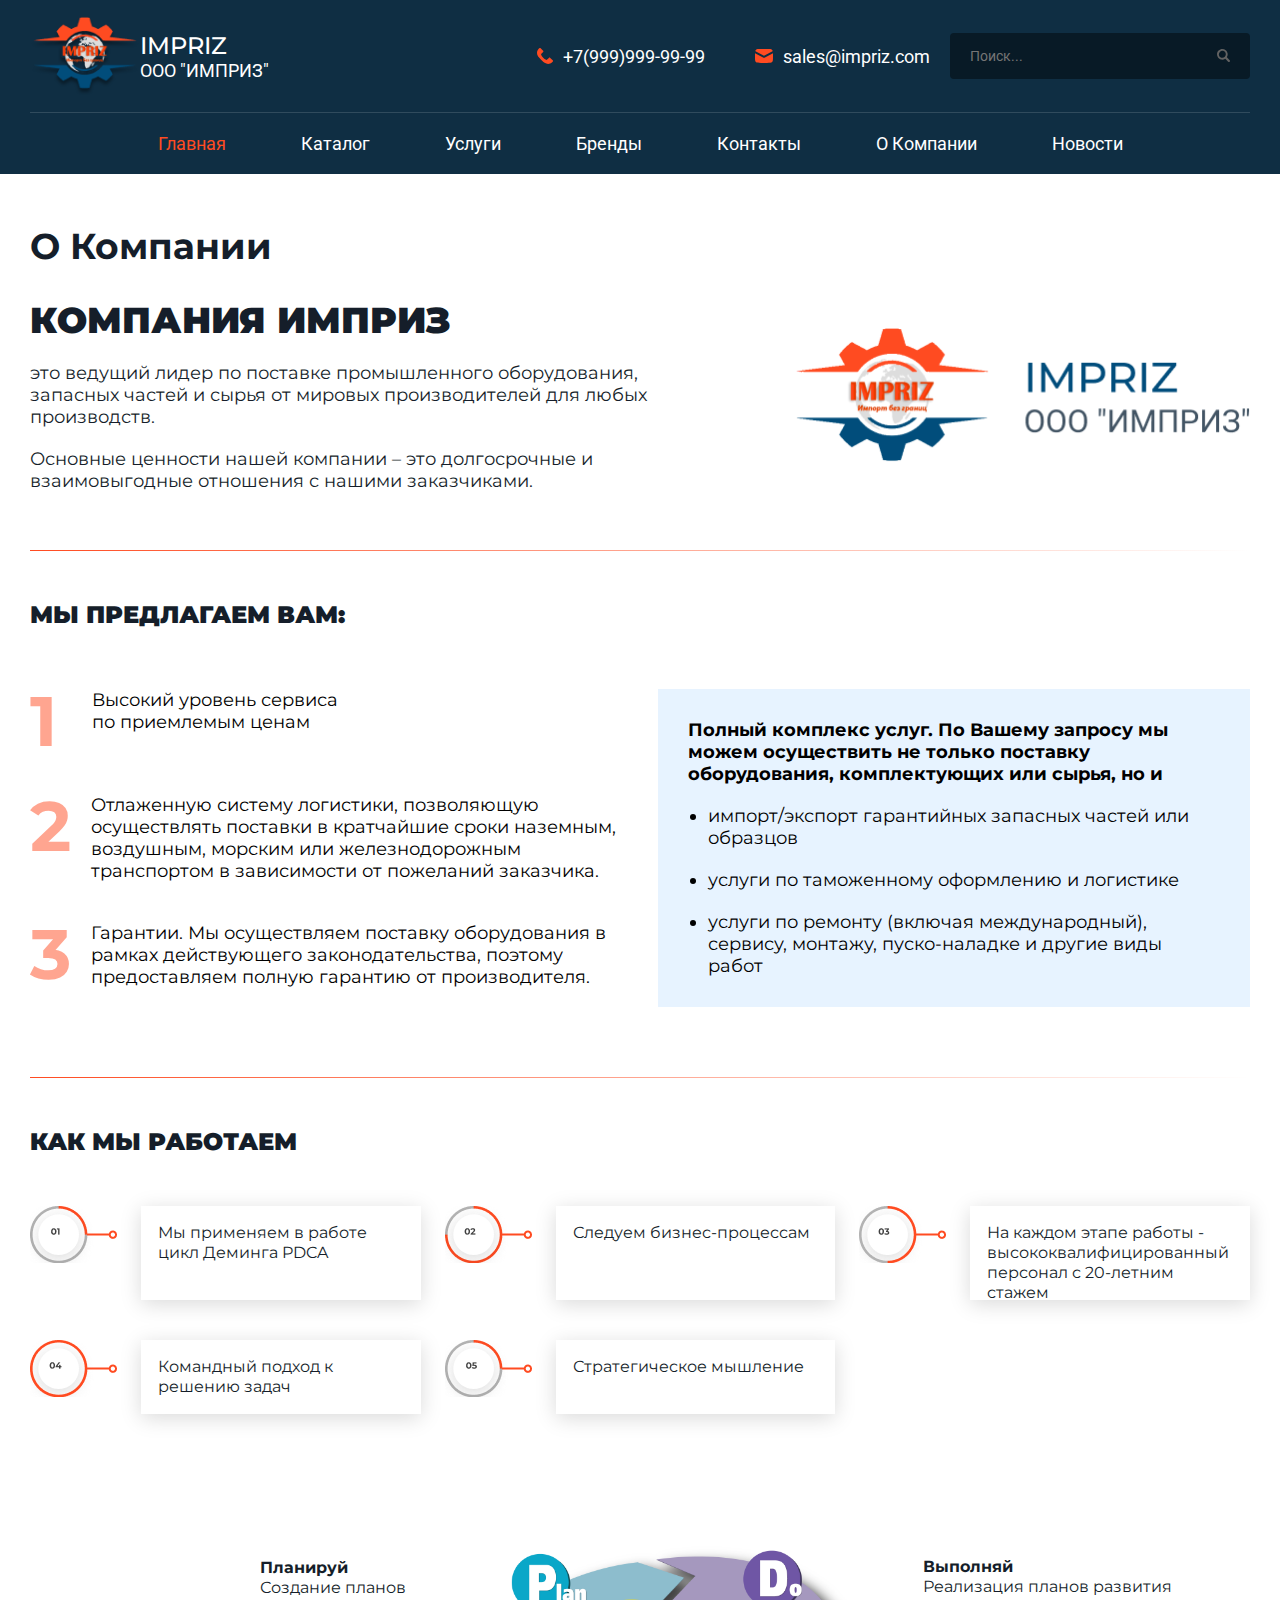
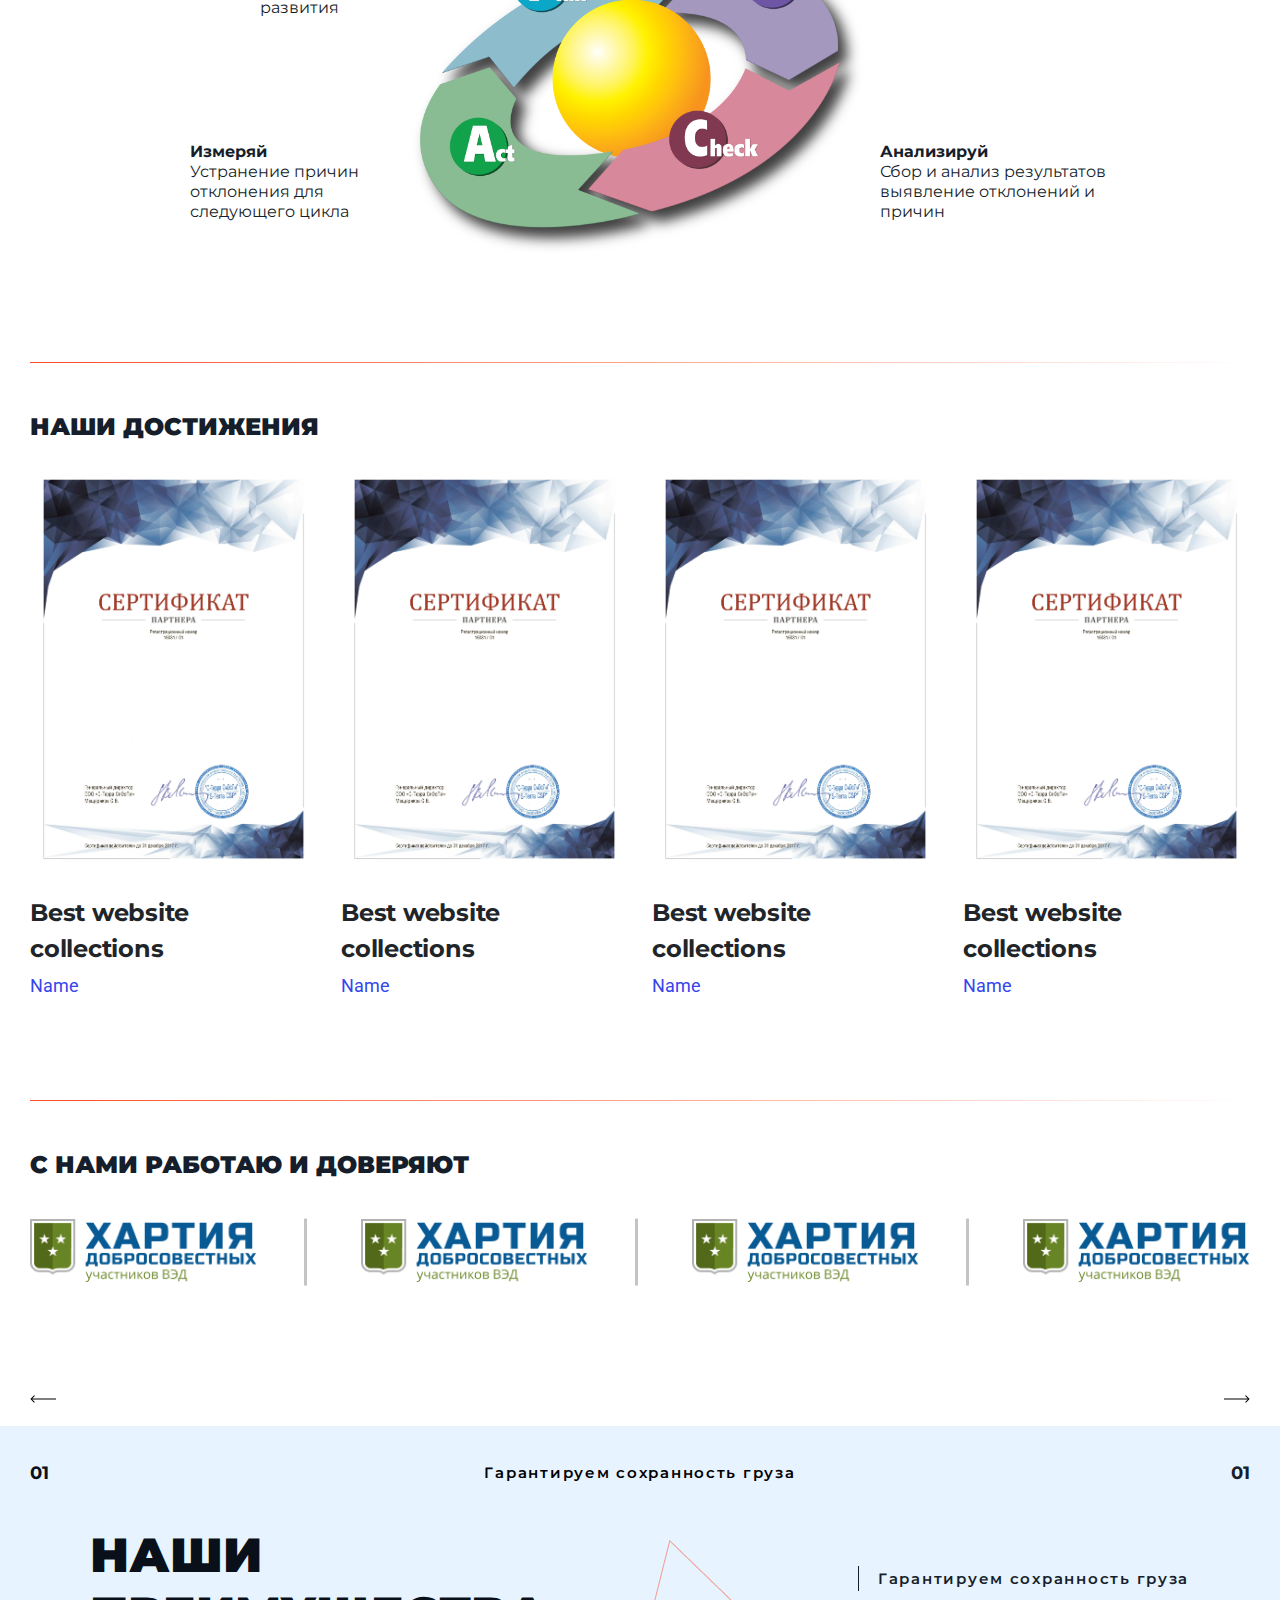
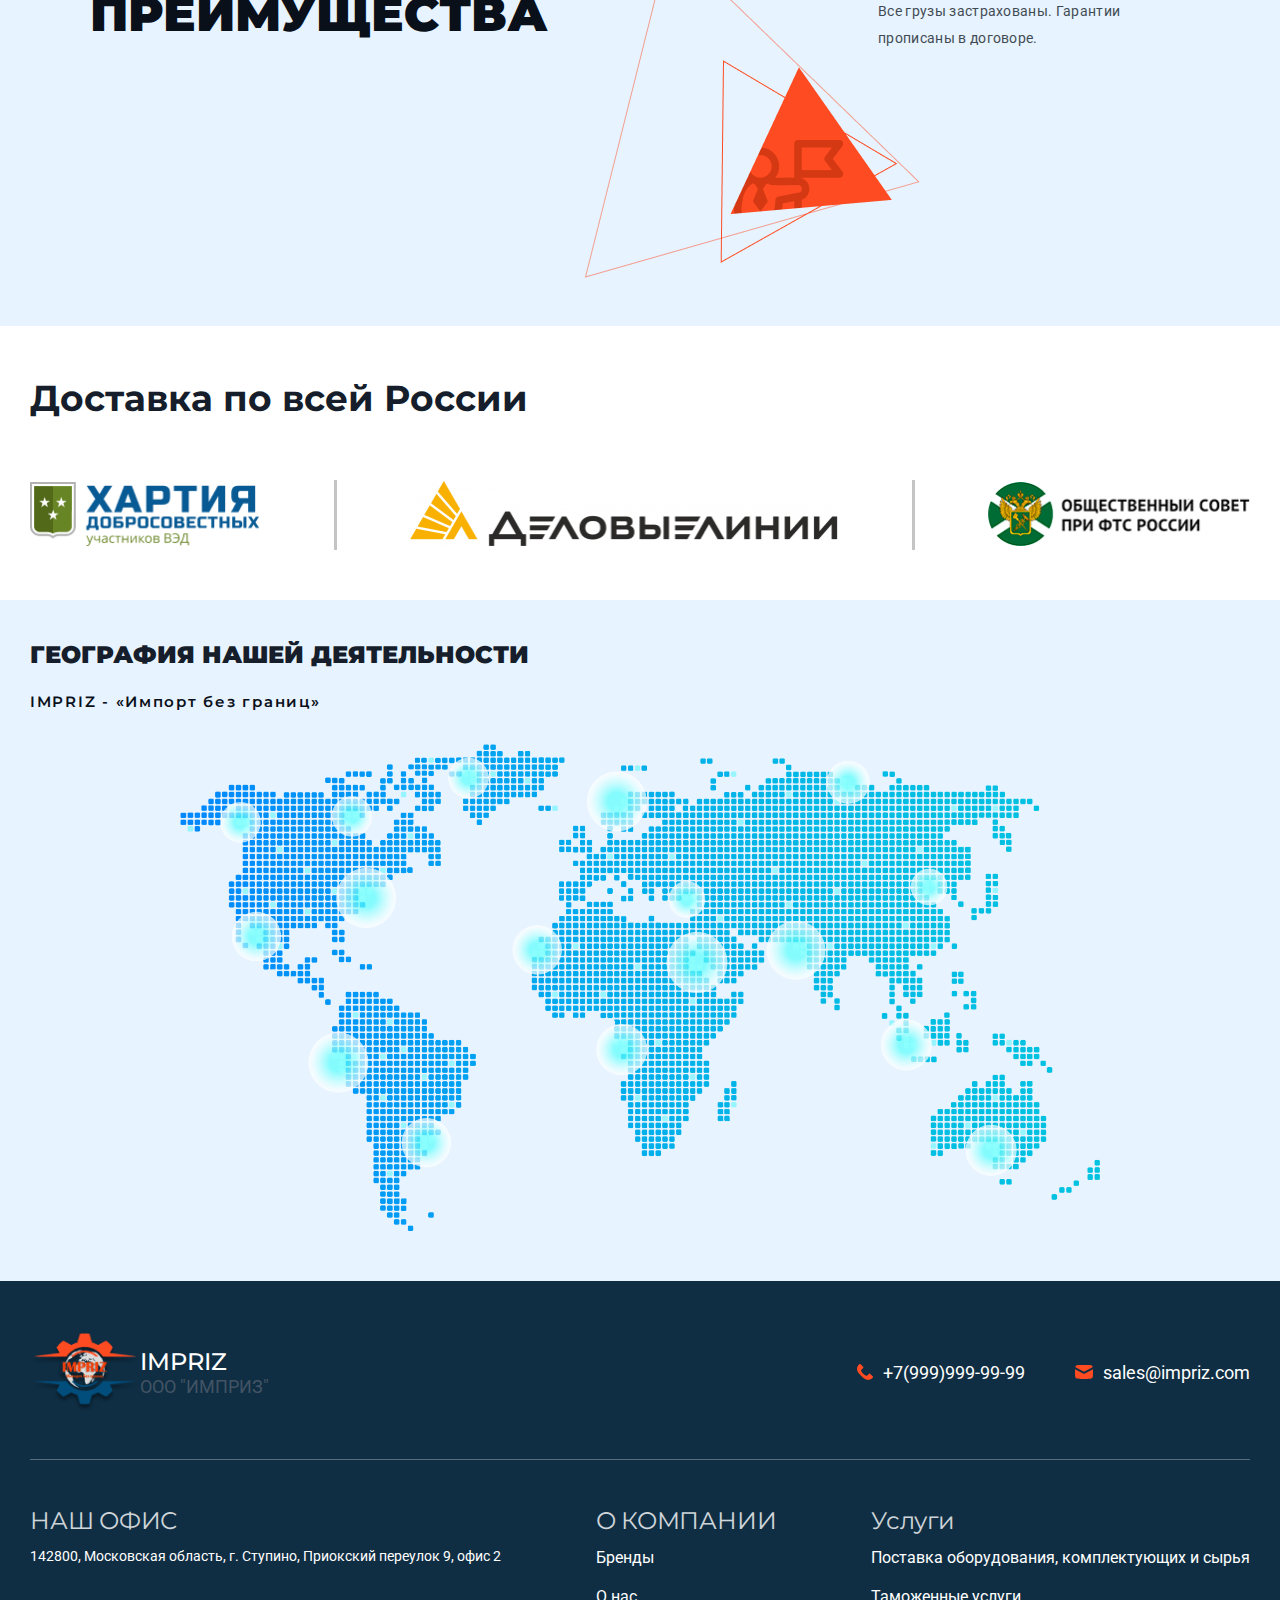
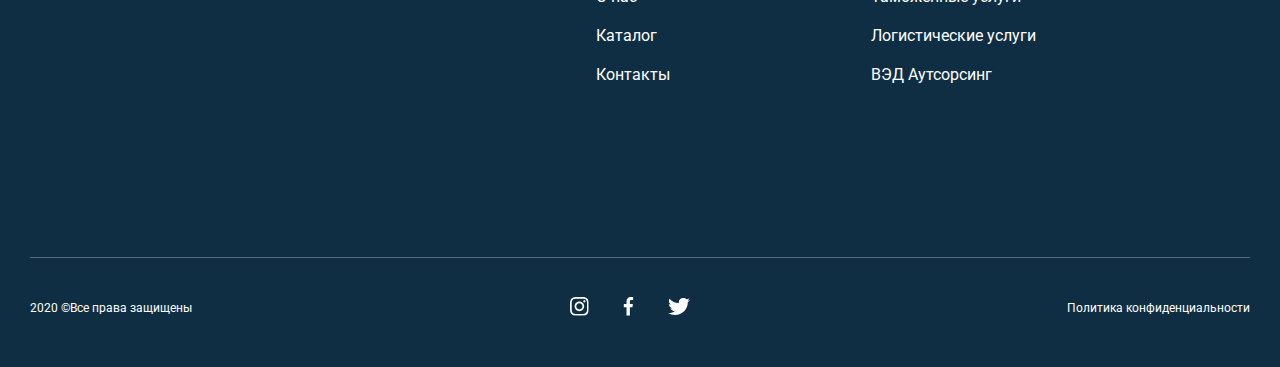
<file: about.html>
<!DOCTYPE html>
<html lang="en">
  <head>
    <meta charset="UTF-8" />
    <meta name="viewport" content="width=device-width, initial-scale=1.0" />
    <meta http-equiv="X-UA-Compatible" content="ie=edge" />
    <title>Document</title>
    <meta name="author" content="Yuriy Zudikhin" />
    <link rel="stylesheet" href="css/style.css" />
    <link rel="stylesheet" href="css/slick.css">
  </head>

  <body>

    <header class="header">
      <div class="container">
        <div class="header_mobile">

          <div class="header_mobile_top">
            <a class="header_mobile_top_logo" href="#">
              <img src="img/header/logo.png" alt="">
              <div class="header_mobile_top_logo_text">
                <span>IMPRIZ</span>
                <p>ООО "ИМПРИЗ"</p>
              </div>
            </a>
            <button class="header_mobile_top_btn">
              <span></span>
              <span></span>
              <span></span>
            </button>
          </div>
          
          <div class="header_mobile_mid">
            <a href="tel:+7(999)999-99-99"><img src="img/header/tel.svg" alt="">+7(999)999-99-99</a>
            <a href="mailto:sales@impriz.com"><img src="img/header/mail.svg" alt="">sales@impriz.com</a>
          </div>

          <div class="header_mobile_search">
            <form action="/search" method="get"> 
              <input type="text" placeholder="Поиск..."> 
              <button type="submit"><img src="img/header/search.svg" alt=""></button>
            </form>
          </div>

        </div>
        <div class="header_desktop">
          <div class="header_desktop_top">
            <a class="header_desktop_top_logo" href="#">
              <img src="img/header/logo.png" alt="">
              <div class="header_desktop_top_logo_text">
                <span>IMPRIZ</span>
                <p>ООО "ИМПРИЗ"</p>
              </div>
            </a>
            <div class="header_desktop_top_other">
              <a class="header_desktop_top_other_link" href="tel:+7(999)999-99-99">
                <img src="img/header/tel.svg" alt="">
                +7(999)999-99-99
              </a>
              <a class="header_desktop_top_other_link header_desktop_top_other_link-mail" href="mailto:sales@impriz.com">
                <img src="img/header/mail.svg" alt="">
                sales@impriz.com
              </a>
              <div class="header_desktop_top_other_form">
                <form action="/search" method="get"> 
                  <input type="text" placeholder="Поиск..."> 
                  <button type="submit"><img src="img/header/search.svg" alt=""></button>
                </form>
              </div>
            </div>
          </div>
          <div class="header_desktop_bottom">
            <ul>
              <li>
                <a class="active" href="#">Главная</a>
              </li>
              <li>
                <a href="#">Каталог</a>
              </li>
              <li>
                <a href="#">Услуги</a>
              </li>
              <li>
                <a href="#">Бренды</a>
              </li>
              <li>
                <a href="#">Контакты</a>
              </li>
              <li>
                <a href="#">О Компании</a>
              </li>
              <li>
                <a href="#">Новости</a>
              </li>
            </ul>
          </div>
        </div>
      </div>
    </header>

    <section class="about">
      <div class="container">
        <div class="about_block">
          <h2>О Компании</h2>
          <div class="about_block_main">
            <div class="about_block_main_text">
              <h4>Компания ИМПРИЗ</h4>
              <p>это ведущий лидер по поставке промышленного оборудования, запасных частей и сырья от мировых производителей для любых производств. </p>
              <p>Основные ценности нашей компании – это долгосрочные и взаимовыгодные отношения с нашими заказчиками.</p>
            </div>
            <div class="about_block_main_img">
              <img src="img/about/logo.png" alt="">
            </div>
          </div>
          <div class="about_block_sentence">
            <h2>Мы предлагаем Вам:</h2>
            <div class="about_block_sentence_block">

              <div class="about_block_sentence_block_left">
                <div class="about_block_sentence_block_left_item">
                  <span>1</span>
                  <p>Высокий уровень сервиса <br>
                    по приемлемым ценам</p>
                </div>
                <div class="about_block_sentence_block_left_item">
                  <span>2</span>
                  <p>Отлаженную систему логистики, позволяющую осуществлять поставки в кратчайшие сроки наземным, воздушным, морским или железнодорожным транспортом в зависимости от пожеланий заказчика.</p>
                </div>
                <div class="about_block_sentence_block_left_item">
                  <span>3</span>
                  <p>Гарантии. Мы осуществляем поставку оборудования в рамках действующего законодательства, поэтому предоставляем полную гарантию от производителя.</p>
                </div>
              </div>

              <div class="about_block_sentence_block_right">
                <p>Полный комплекс услуг. По Вашему запросу мы можем осуществить не только поставку оборудования, комплектующих или сырья, но и</p>
                <ul>
                  <li>импорт/экспорт гарантийных запасных частей или образцов</li>
                  <li>услуги по таможенному оформлению и логистике</li>
                  <li>услуги по ремонту (включая международный), сервису, монтажу, пуско-наладке и другие виды работ</li>
                </ul>
              </div>

            </div>
          </div>
          <div class="about_block_work">
            <h2>КАК МЫ РАБОТАЕМ</h2>
            <div class="about_block_work_list">

              <div class="about_block_work_list_item">
                <img src="img/supply/1.png" alt="">
                <div class="about_block_work_list_item_text">
                  <p>Мы применяем в работе цикл Деминга PDCA</p>
                </div>
              </div>

              <div class="about_block_work_list_item">
                <img src="img/supply/2.png" alt="">
                <div class="about_block_work_list_item_text">
                  <p>Следуем бизнес-процессам</p>
                </div>
              </div>

              <div class="about_block_work_list_item">
                <img src="img/supply/3.png" alt="">
                <div class="about_block_work_list_item_text">
                  <p>На каждом этапе работы - высококвалифицированный персонал с 20-летним стажем</p>
                </div>
              </div>

              <div class="about_block_work_list_item">
                <img src="img/supply/4.png" alt="">
                <div class="about_block_work_list_item_text">
                  <p>Командный подход к решению задач</p>
                </div>
              </div>

              <div class="about_block_work_list_item">
                <img src="img/supply/5.png" alt="">
                <div class="about_block_work_list_item_text">
                  <p>Стратегическое мышление</p>
                </div>
              </div>

            </div>
          </div>
          <div class="about_block_circle">

            <div class="about_block_circle_item one">
              <h4>Планируй</h4>
              <p>Создание планов развития</p>
            </div>

            <div class="about_block_circle_item two">
              <h4>Выполняй</h4>
              <p>Реализация планов развития</p>
            </div>

            <div class="about_block_circle_img">
              <img src="img/about/circle.png" alt="">
            </div>

            <div class="about_block_circle_item three">
              <h4>Измеряй</h4>
              <p>Устранение причин отклонения для следующего цикла</p>
            </div>

            <div class="about_block_circle_item four">
              <h4>Анализируй</h4>
              <p>Сбор и анализ результатов выявление отклонений и причин</p>
            </div>

          </div>
        </div>
      </div>
    </section>

    <section class="achievement">
      <div class="container">
        <div class="achievement_block">
          <h3>Наши достижения</h3>
          <div class="achievement_block_mobile">           
            <div class="achievement_block_mobile_slider">
              <div class="achievement_block_mobile_slider_item">
                <img src="img/achievment/sertificate.png" alt="">
                <h4>Best website collections</h4>
                <p>Name</p>
              </div>
              <div class="achievement_block_mobile_slider_item">
                <img src="img/achievment/sertificate.png" alt="">
                <h4>Best website collections</h4>
                <p>Name</p>
              </div>
              <div class="achievement_block_mobile_slider_item">
                <img src="img/achievment/sertificate.png" alt="">
                <h4>Best website collections</h4>
                <p>Name</p>
              </div>
              <div class="achievement_block_mobile_slider_item">
                <img src="img/achievment/sertificate.png" alt="">
                <h4>Best website collections</h4>
                <p>Name</p>
              </div>
            </div>

            <div class="achievement_block_mobile_btns">
              <div class="achievement_block_mobile_btns_left">
                <img src="img/achievment/arrow.svg" alt="">
              </div>
              <div class="achievement_block_mobile_btns_right">
                <img src="img/achievment/arrow.svg" alt="">
              </div>
            </div>
            
          </div>
          <div class="achievement_block_desktop">
            <div class="achievement_block_desktop_item">
              <img src="img/achievment/sertificate.png" alt="">
              <h4>Best website collections</h4>
              <p>Name</p>
            </div>
            <div class="achievement_block_desktop_item">
              <img src="img/achievment/sertificate.png" alt="">
              <h4>Best website collections</h4>
              <p>Name</p>
            </div>
            <div class="achievement_block_desktop_item">
              <img src="img/achievment/sertificate.png" alt="">
              <h4>Best website collections</h4>
              <p>Name</p>
            </div>
            <div class="achievement_block_desktop_item">
              <img src="img/achievment/sertificate.png" alt="">
              <h4>Best website collections</h4>
              <p>Name</p>
            </div>
          </div>
        </div>
      </div>
    </section>

    <section class="work">
      <div class="container">
        <div class="work_block">
          <h3>С нами работаю и доверяют</h3>
          <div class="work_block_mobile">
            <div class="work_block_mobile_slider">
              <div class="work_block_mobile_slider_item">
                <img src="img/work/hart.png" alt="">
              </div>
              <div class="work_block_mobile_slider_item">
                <img src="img/work/hart.png" alt="">
              </div>
              <div class="work_block_mobile_slider_item">
                <img src="img/work/hart.png" alt="">
              </div>
              <div class="work_block_mobile_slider_item">
                <img src="img/work/hart.png" alt="">
              </div>
            </div>
            <div class="work_block_mobile_btns">
              <div class="work_block_mobile_btns_left">
                <img src="img/achievment/arrow.svg" alt="">
              </div>
              <div class="work_block_mobile_btns_right">
                <img src="img/achievment/arrow.svg" alt="">
              </div>
            </div>
          </div>
          <div class="work_block_desktop">
            <div class="work_block_desktop_item">
              <img src="img/work/hart.png" alt="">
            </div>
            <div class="work_block_desktop_item">
              <img src="img/work/hart.png" alt="">
            </div>
            <div class="work_block_desktop_item">
              <img src="img/work/hart.png" alt="">
            </div>
            <div class="work_block_desktop_item">
              <img src="img/work/hart.png" alt="">
            </div>
          </div>
        </div>
      </div>
    </section>

    <section id="accordion" class="accordion">
      <div class="accordion_block">

        <div class="accordion_block_item num1 active">
          <div class="container">

            <div class="accordion_block_item_block">

              <div class="accordion_block_item_title">
                <span class="accordion_block_item_title_left">01</span>
                <p>Гарантируем сохранность груза</p>
                <span class="accordion_block_item_title_right">01</span>
              </div>

              <div class="accordion_block_item_block_other">
                <div class="accordion_block_item_text">
                  <h2>НАШИ <br> ПРЕИМУЩЕСТВА</h2>
                </div>
                <div class="accordion_block_item_img">
                  <img src="img/accordion/1.png" alt="">
                  <div class="accordion_block_item_img_info">
                    <h5>Гарантируем сохранность груза</h5>
                    <p>Все грузы застрахованы. Гарантии прописаны в договоре.</p>
                  </div>
                </div>
                <!-- <div class="accordion_block_item_block_other_hide">
                  <img src="img/accordion/scroll.png" alt="">
                </div> -->
              </div>

            </div>

          </div>
        </div>

        <div class="accordion_block_item num2">
          <div class="container">
            <div class="accordion_block_item_block">
              <div class="accordion_block_item_title">
                <span class="accordion_block_item_title_left">02</span>
                <p>Персональный менеджер</p>
                <span class="accordion_block_item_title_right">02</span>
              </div>
              <div class="accordion_block_item_block_other">
                <div class="accordion_block_item_text">
                  <h2>НАШИ <br> ПРЕИМУЩЕСТВА</h2>
                </div>
                <div class="accordion_block_item_img">
                  <img class="accordion_block_item_img_main" src="img/accordion/2.png" alt="">
                  <img class="accordion_block_item_img_sub" src="img/accordion/2_1.png" alt="">
                  <div class="accordion_block_item_img_info">
                    <h5>Персональный менеджер</h5>
                    <p>Работаем круглые сутки. Экономим время, избавляем от лишних вопросов.</p>
                  </div>
                </div>
                <!-- <div class="accordion_block_item_block_other_hide">
                  <img src="img/accordion/scroll.png" alt="">
                </div> -->
              </div>  
            </div>
          </div>
        </div>

        <div class="accordion_block_item num3">
          <div class="container">

            <div class="accordion_block_item_block">

              <div class="accordion_block_item_title">
                <span class="accordion_block_item_title_left">03</span>
                <p>Правильная подготовка</p>
                <span class="accordion_block_item_title_right">03</span>
              </div>

              <div class="accordion_block_item_block_other">
                <div class="accordion_block_item_text">
                  <h2>НАШИ <br> ПРЕИМУЩЕСТВА</h2>
                </div>
                <div class="accordion_block_item_img">
                  <img src="img/accordion/3.png" alt="">
                  <div class="accordion_block_item_img_info">
                    <h5>Правильная подготовка</h5>
                    <p>Получим разрешение на перевозку и оформим сопроводительные документы.</p>
                  </div>
                </div>
                <!-- <div class="accordion_block_item_block_other_hide">
                  <img src="img/accordion/scroll.png" alt="">
                </div> -->
              </div>
              
            </div>

          </div>
        </div>

        <div class="accordion_block_item num4">
          <div class="container">

            <div class="accordion_block_item_block">

              <div class="accordion_block_item_title">
                <span class="accordion_block_item_title_left">04</span>
                <p>Качественность продукции</p>
                <span class="accordion_block_item_title_right">04</span>
              </div>

              <div class="accordion_block_item_block_other">
                <div class="accordion_block_item_text">
                  <h2>НАШИ <br> ПРЕИМУЩЕСТВА</h2>
                </div>
                <div class="accordion_block_item_img">
                  <img src="img/accordion/1.png" alt="">
                  <div class="accordion_block_item_img_info">
                    <h5>Качественность продукции</h5>
                    <p>Все грузы застрахованы. Гарантии прописаны в договоре.</p>
                  </div>
                </div>
                <!-- <div class="accordion_block_item_block_other_hide">
                  <img src="img/accordion/scroll.png" alt="">
                </div> -->
              </div>

            </div>

          </div>
        </div>

        <div class="accordion_block_item num5">
          <div class="container">
            <div class="accordion_block_item_block">
              <div class="accordion_block_item_title">
                <span class="accordion_block_item_title_left">05</span>
                <p>Срочная поставка</p>
                <span class="accordion_block_item_title_right">05</span>
              </div>
              <div class="accordion_block_item_block_other">
                <div class="accordion_block_item_text">
                  <h2>НАШИ <br> ПРЕИМУЩЕСТВА</h2>
                </div>
                <div class="accordion_block_item_img">
                  <img class="accordion_block_item_img_main" src="img/accordion/2.png" alt="">
                  <img class="accordion_block_item_img_sub" src="img/accordion/2_1.png" alt="">
                  <div class="accordion_block_item_img_info">
                    <h5>Срочная поставка</h5>
                    <p>Работаем круглые сутки. Экономим время, избавляем от лишних вопросов.</p>
                  </div>
                </div>
                <!-- <div class="accordion_block_item_block_other_hide">
                  <img src="img/accordion/scroll.png" alt="">
                </div> -->
              </div>  
            </div>
          </div>
        </div>

        <div class="accordion_block_item num6">
          <div class="container">

            <div class="accordion_block_item_block">

              <div class="accordion_block_item_title">
                <span class="accordion_block_item_title_left">06</span>
                <p>Профессиональная таможня</p>
                <span class="accordion_block_item_title_right">06</span>
              </div>

              <div class="accordion_block_item_block_other">
                <div class="accordion_block_item_text">
                  <h2>НАШИ <br> ПРЕИМУЩЕСТВА</h2>
                </div>
                <div class="accordion_block_item_img">
                  <img src="img/accordion/3.png" alt="">
                  <div class="accordion_block_item_img_info">
                    <h5>Профессиональная таможня</h5>
                    <p>Получим разрешение на перевозку и оформим сопроводительные документы.</p>
                  </div>
                </div>
                <!-- <div class="accordion_block_item_block_other_hide">
                  <img src="img/accordion/scroll.png" alt="">
                </div> -->
              </div>
              
            </div>

          </div>
        </div>

        <div class="accordion_block_item num7">
          <div class="container">

            <div class="accordion_block_item_block">

              <div class="accordion_block_item_title">
                <span class="accordion_block_item_title_left">07</span>
                <p>Профессиональная логистика</p>
                <span class="accordion_block_item_title_right">07</span>
              </div>

              <div class="accordion_block_item_block_other">
                <div class="accordion_block_item_text">
                  <h2>НАШИ <br> ПРЕИМУЩЕСТВА</h2>
                </div>
                <div class="accordion_block_item_img">
                  <img src="img/accordion/1.png" alt="">
                  <div class="accordion_block_item_img_info">
                    <h5>Профессиональная логистика</h5>
                    <p>Все грузы застрахованы. Гарантии прописаны в договоре.</p>
                  </div>
                </div>
                <!-- <div class="accordion_block_item_block_other_hide">
                  <img src="img/accordion/scroll.png" alt="">
                </div> -->
              </div>

            </div>

          </div>
        </div>

        <div class="accordion_block_item num8">
          <div class="container">
            <div class="accordion_block_item_block">
              <div class="accordion_block_item_title">
                <span class="accordion_block_item_title_left">08</span>
                <p>Гибкость</p>
                <span class="accordion_block_item_title_right">08</span>
              </div>
              <div class="accordion_block_item_block_other">
                <div class="accordion_block_item_text">
                  <h2>НАШИ <br> ПРЕИМУЩЕСТВА</h2>
                </div>
                <div class="accordion_block_item_img">
                  <img class="accordion_block_item_img_main" src="img/accordion/2.png" alt="">
                  <img class="accordion_block_item_img_sub" src="img/accordion/2_1.png" alt="">
                  <div class="accordion_block_item_img_info">
                    <h5>Гибкость</h5>
                    <p>Работаем круглые сутки. Экономим время, избавляем от лишних вопросов.</p>
                  </div>
                </div>
                <!-- <div class="accordion_block_item_block_other_hide">
                  <img src="img/accordion/scroll.png" alt="">
                </div> -->
              </div>  
            </div>
          </div>
        </div>

        <div class="accordion_block_item num9">
          <div class="container">

            <div class="accordion_block_item_block">

              <div class="accordion_block_item_title">
                <span class="accordion_block_item_title_left">09</span>
                <p>Инновационный подход</p>
                <span class="accordion_block_item_title_right">09</span>
              </div>

              <div class="accordion_block_item_block_other">
                <div class="accordion_block_item_text">
                  <h2>НАШИ <br> ПРЕИМУЩЕСТВА</h2>
                </div>
                <div class="accordion_block_item_img">
                  <img src="img/accordion/3.png" alt="">
                  <div class="accordion_block_item_img_info">
                    <h5>Инновационный подход</h5>
                    <p>Получим разрешение на перевозку и оформим сопроводительные документы.</p>
                  </div>
                </div>
                <!-- <div class="accordion_block_item_block_other_hide">
                  <img src="img/accordion/scroll.png" alt="">
                </div> -->
              </div>
              
            </div>

          </div>
        </div>

      </div>
      <div class="accordion_btns">
        <div class="accordion_btns_prev">
          <img src="img/achievment/arrow.svg" alt="">
        </div>
        <div class="accordion_btns_next">
          <img src="img/achievment/arrow.svg" alt="">
        </div>
      </div>
    </section>

    <section class="delivery">
      <div class="container">
        <div class="delivery_block">
          <h2>Доставка по всей России</h2>
          <div class="delivery_block_list">
            <div class="delivery_block_list_item">
              <img src="img/delivery/1.png" alt="">
            </div>
            <div class="delivery_block_list_item">
              <div class="delivery_block_list_item_stick"></div>
            </div>
            <div class="delivery_block_list_item">
              <img src="img/delivery/2.png" alt="">
            </div>
            <div class="delivery_block_list_item">
              <div class="delivery_block_list_item_stick"></div>
            </div>
            <div class="delivery_block_list_item">
              <img src="img/delivery/3.png" alt="">
            </div>            
          </div>
        </div>
      </div>
    </section>

    <section class="geography">
      <div class="container">
        <div class="geography_block">
          <h2>География нашей деятельности</h2>
          <p>IMPRIZ - «Импорт без границ» </p>
          <div class="geography_block_img">
            <img src="img/geography/map.png" alt="">
          </div>
        </div>
      </div>
    </section>

    <footer class="footer">
      <div class="footer_dropdown">
        <ul>
          <li>
            <a class="active" href="#">Главная</a>
          </li>
          <li>
            <a href="#">Каталог</a>
          </li>
          <li>
            <a href="#">Услуги</a>
          </li>
          <li>
            <a href="#">Бренды</a>
          </li>
          <li>
            <a href="#">Контакты</a>
          </li>
          <li>
            <a href="#">О Компании</a>
          </li>
          <li>
            <a href="#">Новости</a>
          </li>
        </ul>
      </div>
      <div class="container">
        <div class="footer_block">

          <div class="footer_block_top_mob">
            <a class="footer_block_top_mob_logo" href="/">
              <img src="img/header/logo.png" alt="">
              <div class="footer_block_top_mob_logo_text">
                <span>IMPRIZ</span>
                <p>ООО "ИМПРИЗ"</p>
              </div>
            </a>
            <button class="footer_block_top_mob_btn">
              <span></span>
              <span></span>
              <span></span>
            </button>
          </div>
          <div class="footer_block_top_desktop">
            <a class="footer_block_top_desktop_logo" href="/">
              <img src="img/header/logo.png" alt="">
              <div class="footer_block_top_desktop_logo_text">
                <span>IMPRIZ</span>
                <p>ООО "ИМПРИЗ"</p>
              </div>
            </a>
            <div class="footer_block_top_desktop_social">
              <a href="tel:+7(999)999-99-99">
                <img src="img/header/tel.svg" alt=""> +7(999)999-99-99
              </a>
              <a href="mailto:sales@impriz.com">
                <img src="img/header/mail.svg" alt="">
                sales@impriz.com
              </a>
            </div>
          </div>
          <div class="footer_block_social">
            <a href="tel:+7(999)999-99-99">
              <img src="img/header/tel.svg" alt=""> 
              +7(999)999-99-99
            </a>
            <a href="mailto:sales@impriz.com">
              <img src="img/header/mail.svg" alt="">
              sales@impriz.com
            </a>
          </div>

          <div class="footer_content">
            <div class="footer_content_left">
              <h3>НАШ ОФИС</h3>
              <p>142800, Московская область, г. Ступино, Приокский переулок 9, офис 2</p>
              <div class="footer_content_left_map">
                <iframe src="https://yandex.ua/map-widget/v1/?um=constructor%3A568609fade12e60fb0eb40df6cb9e25fb7806af0721d3dfb99544931e0a73b6f&amp;source=constructor" width="100%" height="240" frameborder="0"></iframe>
              </div>
            </div>
            <div class="footer_content_center">
              <h3>О КОМПАНИИ</h3>
              <ul>
                <li>
                  <a href="#">Бренды</a>
                </li>
                <li>
                  <a href="#">О нас</a>
                </li>
                <li>
                  <a href="#">Каталог</a>
                </li>
                <li>
                  <a href="#">Контакты</a>
                </li>
              </ul>
            </div>
            <div class="footer_content_right">
              <h3>Услуги</h3>
              <ul>
                <li>
                  <a href="#">Поставка оборудования, комплектующих и сырья</a>
                </li>
                <li>
                  <a href="#">Таможенные услуги</a>
                </li>
                <li>
                  <a href="#">Логистические услуги</a>
                </li>
                <li>
                  <a href="#">ВЭД Аутсорсинг</a>
                </li>
              </ul>
            </div>
          </div>

          <div class="footer_bottom">
            <p>2020 ©Все права защищены</p>
            <ul>
              <li>
                <a href="#"><img src="img/footer/insta.svg" alt=""></a>
              </li>
              <li>
                <a href="#"><img src="img/footer/facebook.svg" alt=""></a>
              </li>
              <li>
                <a href="#"><img src="img/footer/twitter.svg" alt=""></a>
              </li>
            </ul>
            <a class="footer_bottom_politic" href="#">Политика конфиденциальности</a>
          </div>

        </div>
      </div>
    </footer>

    <div class="header_dropdown">
      <ul>
        <li>
          <a class="active" href="#">Главная</a>
        </li>
        <li>
          <a href="#">Каталог</a>
        </li>
        <li>
          <a href="#">Услуги</a>
        </li>
        <li>
          <a href="#">Бренды</a>
        </li>
        <li>
          <a href="#">Контакты</a>
        </li>
        <li>
          <a href="#">О Компании</a>
        </li>
        <li>
          <a href="#">Новости</a>
        </li>
      </ul>
      <div class="header_dropdown_social">
        <a href="tel:+7(999)999-99-99">
          <img src="img/header/tel.svg" alt="">
          +7(999)999-99-99
        </a>
        <a href="mailto:sales@impriz.com">
          <img src="img/header/mail.svg" alt="">
          sales@impriz.com
        </a>
      </div>
    </div>

    <div class="back_modal"></div>

    <script src="js/jquery-3.6.0.min.js"></script>
    <script src="js/jquery.mousewheel.min.js"></script>
    <script src="js/slick.js"></script>
    <script src="js/main.js"></script>
    
    <script>

      if($(window).width() > 1199) {

        var isEvent = false;
        $('#accordion').on('mousewheel', function(event) {
            var direction = event.deltaY;
            if(direction < 0) {
                if (!isEvent) {
                    $(".accordion_block_item.active").next().addClass("active");
                    isEvent = true;
                    setTimeout( function() {
                        isEvent = false;
                    }, 1000 );
                }
            } else {
                if (!isEvent) {
                    if($(".accordion_block_item:nth-child(2)").hasClass("active")) {
                        $(".accordion_block_item.active").last().removeClass("active");
                        isEvent = true;
                        setTimeout( function() {
                            isEvent = false;
                        }, 1000 );
                    }
                }
            }
        });

        $(document).on('mousewheel', function(e) {
          var div = $("#accordion");
          if (!div.is(e.target) && div.has(e.target).length === 0) {
            $("html").removeClass("no_scroll"); 
          } else {
            $("html").addClass("no_scroll");
            if($(".accordion_block_item").last().hasClass("active")) {
                $("html").removeClass("no_scroll");
            } else if(!$(".accordion_block_item:nth-child(2)").hasClass("active")) {
                $("html").removeClass("no_scroll");
            }
          }
        });

      }

    </script>

  </body>

</html>
</file>
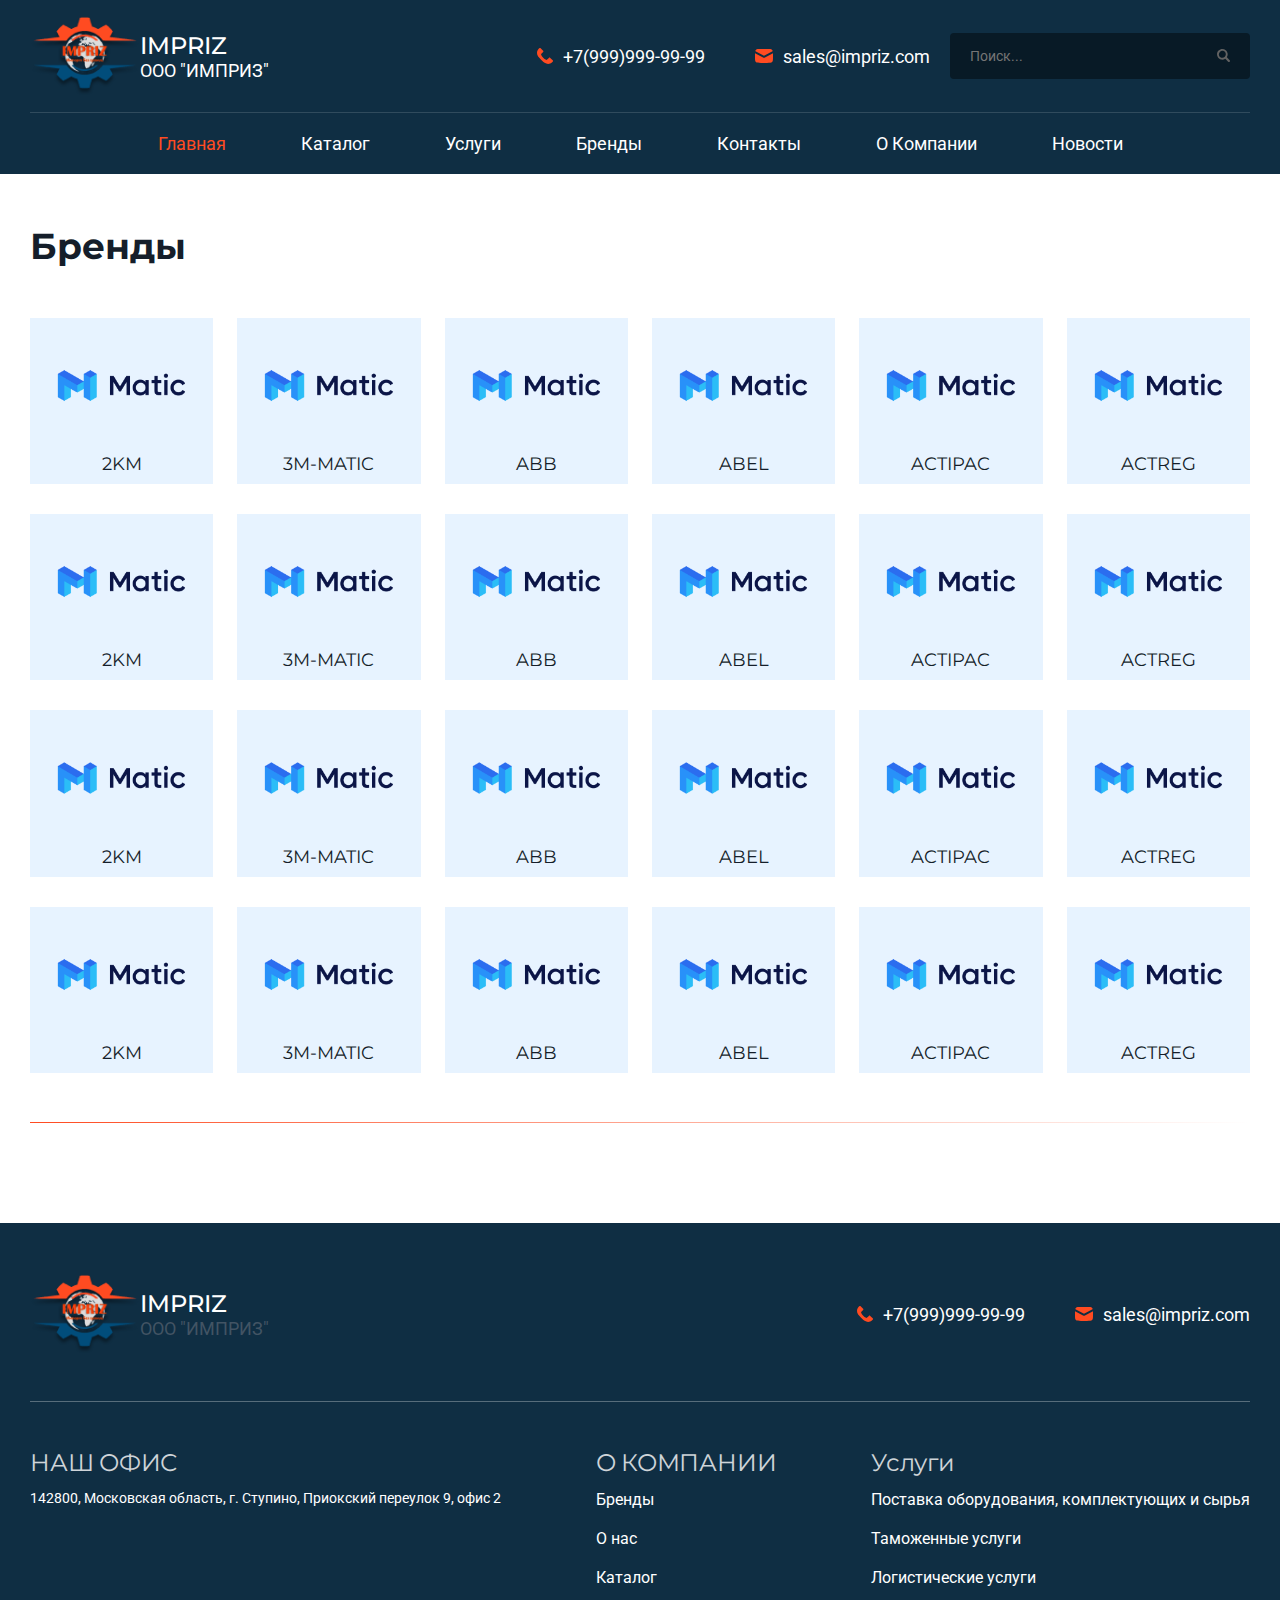
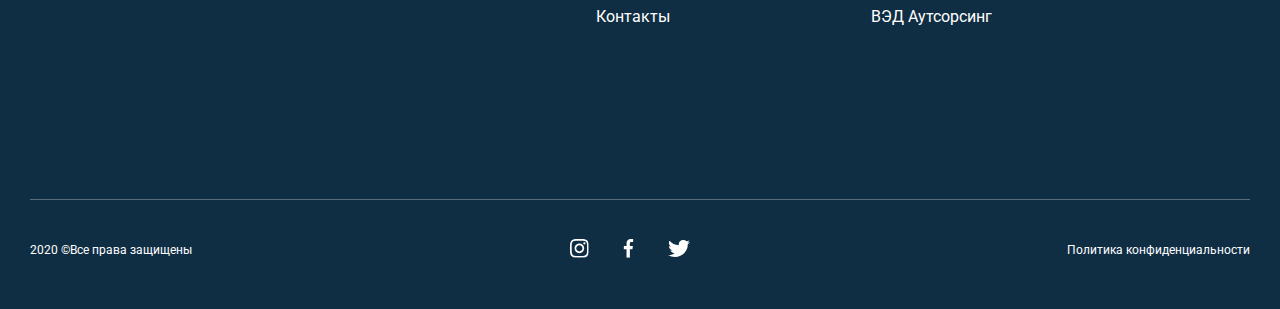
<file: brands.html>
<!DOCTYPE html>
<html lang="en">
  <head>
    <meta charset="UTF-8" />
    <meta name="viewport" content="width=device-width, initial-scale=1.0" />
    <meta http-equiv="X-UA-Compatible" content="ie=edge" />
    <title>Document</title>
    <meta name="author" content="Yuriy Zudikhin" />
    <link rel="stylesheet" href="css/style.css" />
    <link rel="stylesheet" href="css/slick.css">
  </head>

  <body>

    <header class="header">
      <div class="container">
        <div class="header_mobile">

          <div class="header_mobile_top">
            <a class="header_mobile_top_logo" href="#">
              <img src="img/header/logo.png" alt="">
              <div class="header_mobile_top_logo_text">
                <span>IMPRIZ</span>
                <p>ООО "ИМПРИЗ"</p>
              </div>
            </a>
            <button class="header_mobile_top_btn">
              <span></span>
              <span></span>
              <span></span>
            </button>
          </div>
          
          <div class="header_mobile_mid">
            <a href="tel:+7(999)999-99-99"><img src="img/header/tel.svg" alt="">+7(999)999-99-99</a>
            <a href="mailto:sales@impriz.com"><img src="img/header/mail.svg" alt="">sales@impriz.com</a>
          </div>

          <div class="header_mobile_search">
            <form action="/search" method="get"> 
              <input type="text" placeholder="Поиск..."> 
              <button type="submit"><img src="img/header/search.svg" alt=""></button>
            </form>
          </div>

        </div>
        <div class="header_desktop">
          <div class="header_desktop_top">
            <a class="header_desktop_top_logo" href="#">
              <img src="img/header/logo.png" alt="">
              <div class="header_desktop_top_logo_text">
                <span>IMPRIZ</span>
                <p>ООО "ИМПРИЗ"</p>
              </div>
            </a>
            <div class="header_desktop_top_other">
              <a class="header_desktop_top_other_link" href="tel:+7(999)999-99-99">
                <img src="img/header/tel.svg" alt="">
                +7(999)999-99-99
              </a>
              <a class="header_desktop_top_other_link header_desktop_top_other_link-mail" href="mailto:sales@impriz.com">
                <img src="img/header/mail.svg" alt="">
                sales@impriz.com
              </a>
              <div class="header_desktop_top_other_form">
                <form action="/search" method="get"> 
                  <input type="text" placeholder="Поиск..."> 
                  <button type="submit"><img src="img/header/search.svg" alt=""></button>
                </form>
              </div>
            </div>
          </div>
          <div class="header_desktop_bottom">
            <ul>
              <li>
                <a class="active" href="#">Главная</a>
              </li>
              <li>
                <a href="#">Каталог</a>
              </li>
              <li>
                <a href="#">Услуги</a>
              </li>
              <li>
                <a href="#">Бренды</a>
              </li>
              <li>
                <a href="#">Контакты</a>
              </li>
              <li>
                <a href="#">О Компании</a>
              </li>
              <li>
                <a href="#">Новости</a>
              </li>
            </ul>
          </div>
        </div>
      </div>
    </header>

    <section class="page_brands">
      <div class="container">
        <div class="page_brands_title">
          <h2>Бренды</h2>
        </div>
        <div class="page_brands_list">

          <div class="page_brands_list_item">
            <img src="img/page_brands/1.png" alt="">
            <h4>2KM</h4>
            <div class="page_brands_list_item_text">
              <p>Lorem ipsum dolor sit amet consectetur adipisicing elit. Quisquam, voluptate?</p>
            </div>
          </div>

          <div class="page_brands_list_item">
            <img src="img/page_brands/1.png" alt="">
            <h4>3M-MATIC</h4>
            <div class="page_brands_list_item_text">
              <p>Lorem ipsum dolor sit amet consectetur adipisicing elit. Quisquam, voluptate?</p>
            </div>
          </div>

          <div class="page_brands_list_item">
            <img src="img/page_brands/1.png" alt="">
            <h4>ABB</h4>
            <div class="page_brands_list_item_text">
              <p>Lorem ipsum dolor sit amet consectetur adipisicing elit. Quisquam, voluptate?</p>
            </div>
          </div>

          <div class="page_brands_list_item">
            <img src="img/page_brands/1.png" alt="">
            <h4>ABEL</h4>
            <div class="page_brands_list_item_text">
              <p>Lorem ipsum dolor sit amet consectetur adipisicing elit. Quisquam, voluptate?</p>
            </div>
          </div>

          <div class="page_brands_list_item">
            <img src="img/page_brands/1.png" alt="">
            <h4>ACTIPAC</h4>
            <div class="page_brands_list_item_text">
              <p>Lorem ipsum dolor sit amet consectetur adipisicing elit. Quisquam, voluptate?</p>
            </div>
          </div>

          <div class="page_brands_list_item">
            <img src="img/page_brands/1.png" alt="">
            <h4>ACTREG</h4>
            <div class="page_brands_list_item_text">
              <p>Lorem ipsum dolor sit amet consectetur adipisicing elit. Quisquam, voluptate?</p>
            </div>
          </div>

          <div class="page_brands_list_item">
            <img src="img/page_brands/1.png" alt="">
            <h4>2KM</h4>
            <div class="page_brands_list_item_text">
              <p>Lorem ipsum dolor sit amet consectetur adipisicing elit. Quisquam, voluptate?</p>
            </div>
          </div>

          <div class="page_brands_list_item">
            <img src="img/page_brands/1.png" alt="">
            <h4>3M-MATIC</h4>
            <div class="page_brands_list_item_text">
              <p>Lorem ipsum dolor sit amet consectetur adipisicing elit. Quisquam, voluptate?</p>
            </div>
          </div>

          <div class="page_brands_list_item">
            <img src="img/page_brands/1.png" alt="">
            <h4>ABB</h4>
            <div class="page_brands_list_item_text">
              <p>Lorem ipsum dolor sit amet consectetur adipisicing elit. Quisquam, voluptate?</p>
            </div>
          </div>

          <div class="page_brands_list_item">
            <img src="img/page_brands/1.png" alt="">
            <h4>ABEL</h4>
            <div class="page_brands_list_item_text">
              <p>Lorem ipsum dolor sit amet consectetur adipisicing elit. Quisquam, voluptate?</p>
            </div>
          </div>

          <div class="page_brands_list_item">
            <img src="img/page_brands/1.png" alt="">
            <h4>ACTIPAC</h4>
            <div class="page_brands_list_item_text">
              <p>Lorem ipsum dolor sit amet consectetur adipisicing elit. Quisquam, voluptate?</p>
            </div>
          </div>

          <div class="page_brands_list_item">
            <img src="img/page_brands/1.png" alt="">
            <h4>ACTREG</h4>
            <div class="page_brands_list_item_text">
              <p>Lorem ipsum dolor sit amet consectetur adipisicing elit. Quisquam, voluptate?</p>
            </div>
          </div>

          <div class="page_brands_list_item">
            <img src="img/page_brands/1.png" alt="">
            <h4>2KM</h4>
            <div class="page_brands_list_item_text">
              <p>Lorem ipsum dolor sit amet consectetur adipisicing elit. Quisquam, voluptate?</p>
            </div>
          </div>

          <div class="page_brands_list_item">
            <img src="img/page_brands/1.png" alt="">
            <h4>3M-MATIC</h4>
            <div class="page_brands_list_item_text">
              <p>Lorem ipsum dolor sit amet consectetur adipisicing elit. Quisquam, voluptate?</p>
            </div>
          </div>

          <div class="page_brands_list_item">
            <img src="img/page_brands/1.png" alt="">
            <h4>ABB</h4>
            <div class="page_brands_list_item_text">
              <p>Lorem ipsum dolor sit amet consectetur adipisicing elit. Quisquam, voluptate?</p>
            </div>
          </div>

          <div class="page_brands_list_item">
            <img src="img/page_brands/1.png" alt="">
            <h4>ABEL</h4>
            <div class="page_brands_list_item_text">
              <p>Lorem ipsum dolor sit amet consectetur adipisicing elit. Quisquam, voluptate?</p>
            </div>
          </div>

          <div class="page_brands_list_item">
            <img src="img/page_brands/1.png" alt="">
            <h4>ACTIPAC</h4>
            <div class="page_brands_list_item_text">
              <p>Lorem ipsum dolor sit amet consectetur adipisicing elit. Quisquam, voluptate?</p>
            </div>
          </div>

          <div class="page_brands_list_item">
            <img src="img/page_brands/1.png" alt="">
            <h4>ACTREG</h4>
            <div class="page_brands_list_item_text">
              <p>Lorem ipsum dolor sit amet consectetur adipisicing elit. Quisquam, voluptate?</p>
            </div>
          </div>

          <div class="page_brands_list_item">
            <img src="img/page_brands/1.png" alt="">
            <h4>2KM</h4>
            <div class="page_brands_list_item_text">
              <p>Lorem ipsum dolor sit amet consectetur adipisicing elit. Quisquam, voluptate?</p>
            </div>
          </div>

          <div class="page_brands_list_item">
            <img src="img/page_brands/1.png" alt="">
            <h4>3M-MATIC</h4>
            <div class="page_brands_list_item_text">
              <p>Lorem ipsum dolor sit amet consectetur adipisicing elit. Quisquam, voluptate?</p>
            </div>
          </div>

          <div class="page_brands_list_item">
            <img src="img/page_brands/1.png" alt="">
            <h4>ABB</h4>
            <div class="page_brands_list_item_text">
              <p>Lorem ipsum dolor sit amet consectetur adipisicing elit. Quisquam, voluptate?</p>
            </div>
          </div>

          <div class="page_brands_list_item">
            <img src="img/page_brands/1.png" alt="">
            <h4>ABEL</h4>
            <div class="page_brands_list_item_text">
              <p>Lorem ipsum dolor sit amet consectetur adipisicing elit. Quisquam, voluptate?</p>
            </div>
          </div>

          <div class="page_brands_list_item">
            <img src="img/page_brands/1.png" alt="">
            <h4>ACTIPAC</h4>
            <div class="page_brands_list_item_text">
              <p>Lorem ipsum dolor sit amet consectetur adipisicing elit. Quisquam, voluptate?</p>
            </div>
          </div>

          <div class="page_brands_list_item">
            <img src="img/page_brands/1.png" alt="">
            <h4>ACTREG</h4>
            <div class="page_brands_list_item_text">
              <p>Lorem ipsum dolor sit amet consectetur adipisicing elit. Quisquam, voluptate?</p>
            </div>
          </div>

        </div>
      </div>
    </section>

    <footer class="footer">
      <div class="footer_dropdown">
        <ul>
          <li>
            <a class="active" href="#">Главная</a>
          </li>
          <li>
            <a href="#">Каталог</a>
          </li>
          <li>
            <a href="#">Услуги</a>
          </li>
          <li>
            <a href="#">Бренды</a>
          </li>
          <li>
            <a href="#">Контакты</a>
          </li>
          <li>
            <a href="#">О Компании</a>
          </li>
          <li>
            <a href="#">Новости</a>
          </li>
        </ul>
      </div>
      <div class="container">
        <div class="footer_block">

          <div class="footer_block_top_mob">
            <a class="footer_block_top_mob_logo" href="/">
              <img src="img/header/logo.png" alt="">
              <div class="footer_block_top_mob_logo_text">
                <span>IMPRIZ</span>
                <p>ООО "ИМПРИЗ"</p>
              </div>
            </a>
            <button class="footer_block_top_mob_btn">
              <span></span>
              <span></span>
              <span></span>
            </button>
          </div>
          <div class="footer_block_top_desktop">
            <a class="footer_block_top_desktop_logo" href="/">
              <img src="img/header/logo.png" alt="">
              <div class="footer_block_top_desktop_logo_text">
                <span>IMPRIZ</span>
                <p>ООО "ИМПРИЗ"</p>
              </div>
            </a>
            <div class="footer_block_top_desktop_social">
              <a href="tel:+7(999)999-99-99">
                <img src="img/header/tel.svg" alt=""> +7(999)999-99-99
              </a>
              <a href="mailto:sales@impriz.com">
                <img src="img/header/mail.svg" alt="">
                sales@impriz.com
              </a>
            </div>
          </div>
          <div class="footer_block_social">
            <a href="tel:+7(999)999-99-99">
              <img src="img/header/tel.svg" alt=""> 
              +7(999)999-99-99
            </a>
            <a href="mailto:sales@impriz.com">
              <img src="img/header/mail.svg" alt="">
              sales@impriz.com
            </a>
          </div>

          <div class="footer_content">
            <div class="footer_content_left">
              <h3>НАШ ОФИС</h3>
              <p>142800, Московская область, г. Ступино, Приокский переулок 9, офис 2</p>
              <div class="footer_content_left_map">
                <iframe src="https://yandex.ua/map-widget/v1/?um=constructor%3A568609fade12e60fb0eb40df6cb9e25fb7806af0721d3dfb99544931e0a73b6f&amp;source=constructor" width="100%" height="240" frameborder="0"></iframe>
              </div>
            </div>
            <div class="footer_content_center">
              <h3>О КОМПАНИИ</h3>
              <ul>
                <li>
                  <a href="#">Бренды</a>
                </li>
                <li>
                  <a href="#">О нас</a>
                </li>
                <li>
                  <a href="#">Каталог</a>
                </li>
                <li>
                  <a href="#">Контакты</a>
                </li>
              </ul>
            </div>
            <div class="footer_content_right">
              <h3>Услуги</h3>
              <ul>
                <li>
                  <a href="#">Поставка оборудования, комплектующих и сырья</a>
                </li>
                <li>
                  <a href="#">Таможенные услуги</a>
                </li>
                <li>
                  <a href="#">Логистические услуги</a>
                </li>
                <li>
                  <a href="#">ВЭД Аутсорсинг</a>
                </li>
              </ul>
            </div>
          </div>

          <div class="footer_bottom">
            <p>2020 ©Все права защищены</p>
            <ul>
              <li>
                <a href="#"><img src="img/footer/insta.svg" alt=""></a>
              </li>
              <li>
                <a href="#"><img src="img/footer/facebook.svg" alt=""></a>
              </li>
              <li>
                <a href="#"><img src="img/footer/twitter.svg" alt=""></a>
              </li>
            </ul>
            <a class="footer_bottom_politic" href="#">Политика конфиденциальности</a>
          </div>

        </div>
      </div>
    </footer>

    <div class="header_dropdown">
      <ul>
        <li>
          <a class="active" href="#">Главная</a>
        </li>
        <li>
          <a href="#">Каталог</a>
        </li>
        <li>
          <a href="#">Услуги</a>
        </li>
        <li>
          <a href="#">Бренды</a>
        </li>
        <li>
          <a href="#">Контакты</a>
        </li>
        <li>
          <a href="#">О Компании</a>
        </li>
        <li>
          <a href="#">Новости</a>
        </li>
      </ul>
      <div class="header_dropdown_social">
        <a href="tel:+7(999)999-99-99">
          <img src="img/header/tel.svg" alt="">
          +7(999)999-99-99
        </a>
        <a href="mailto:sales@impriz.com">
          <img src="img/header/mail.svg" alt="">
          sales@impriz.com
        </a>
      </div>
    </div>

    <div class="back_modal"></div>

    <script src="js/jquery-3.6.0.min.js"></script>
    <script src="js/slick.js"></script>
    <script src="js/main.js"></script>   

  </body>

</html>
</file>
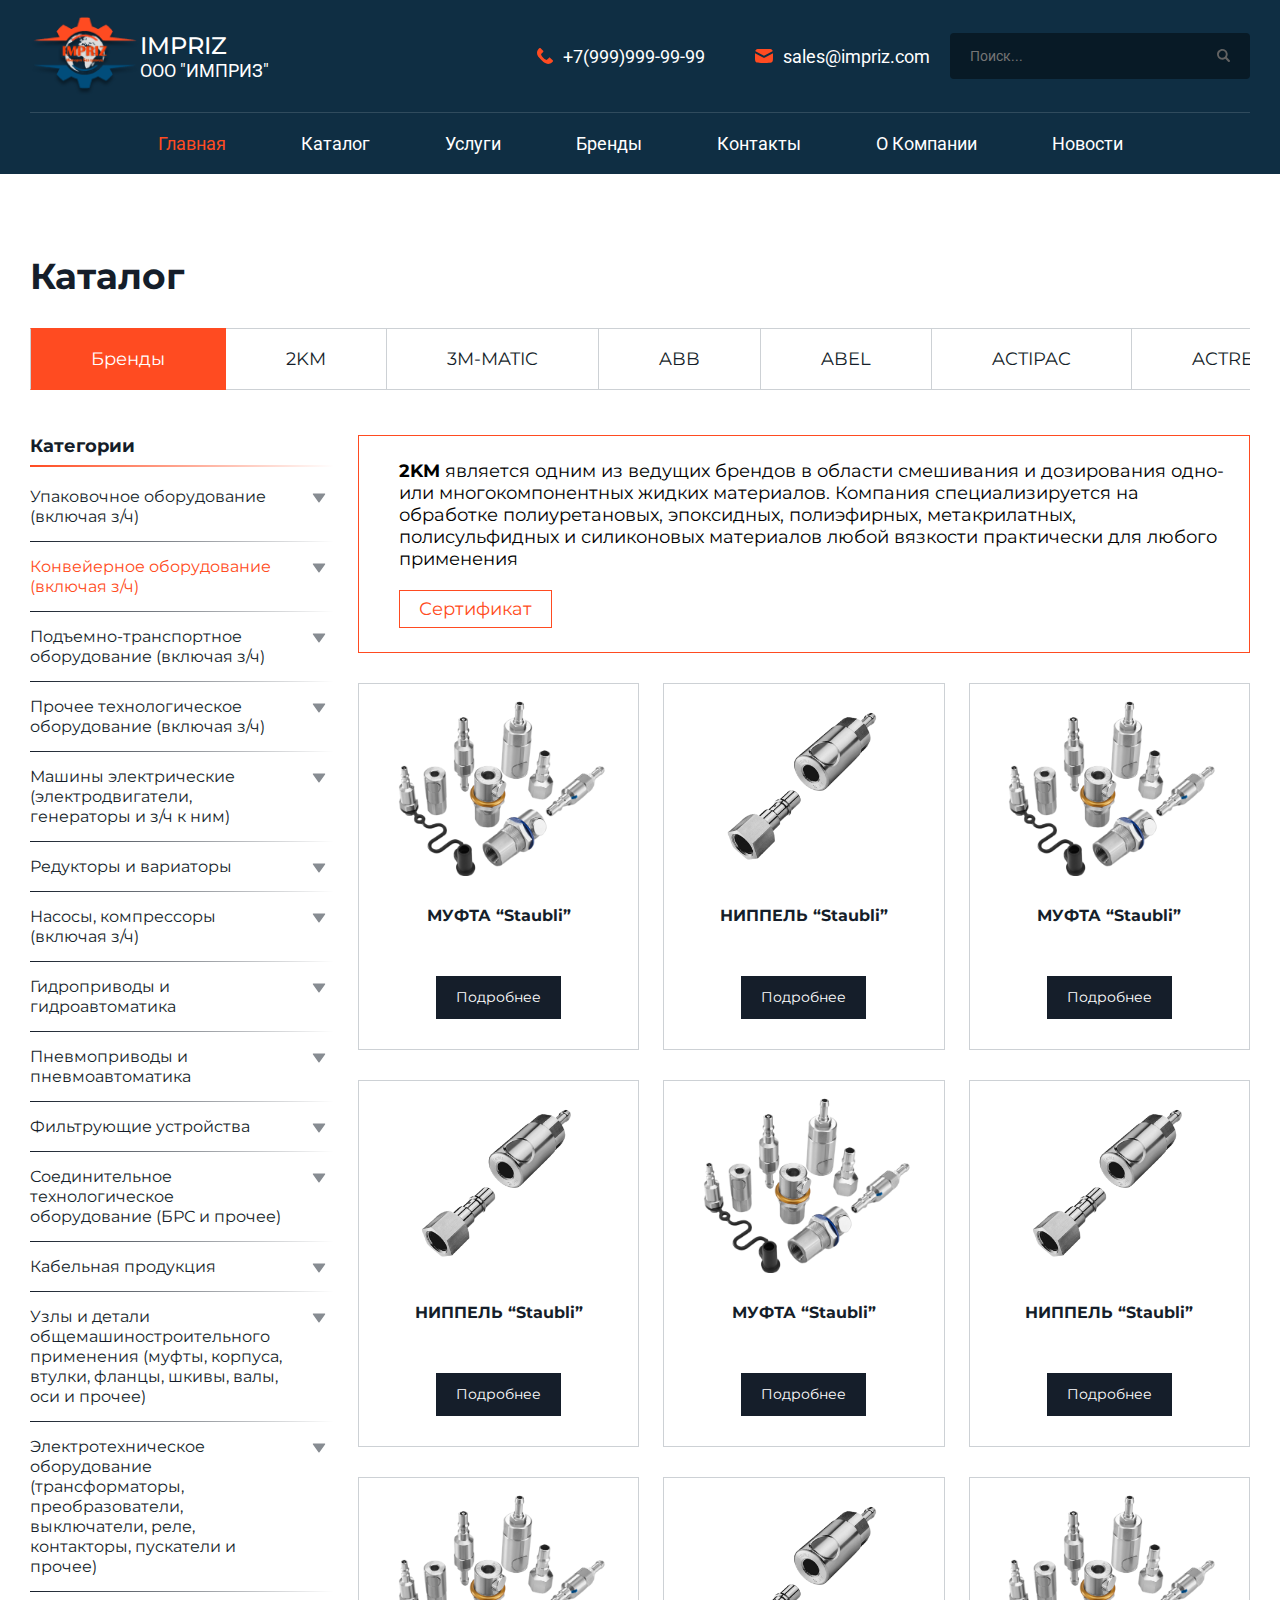
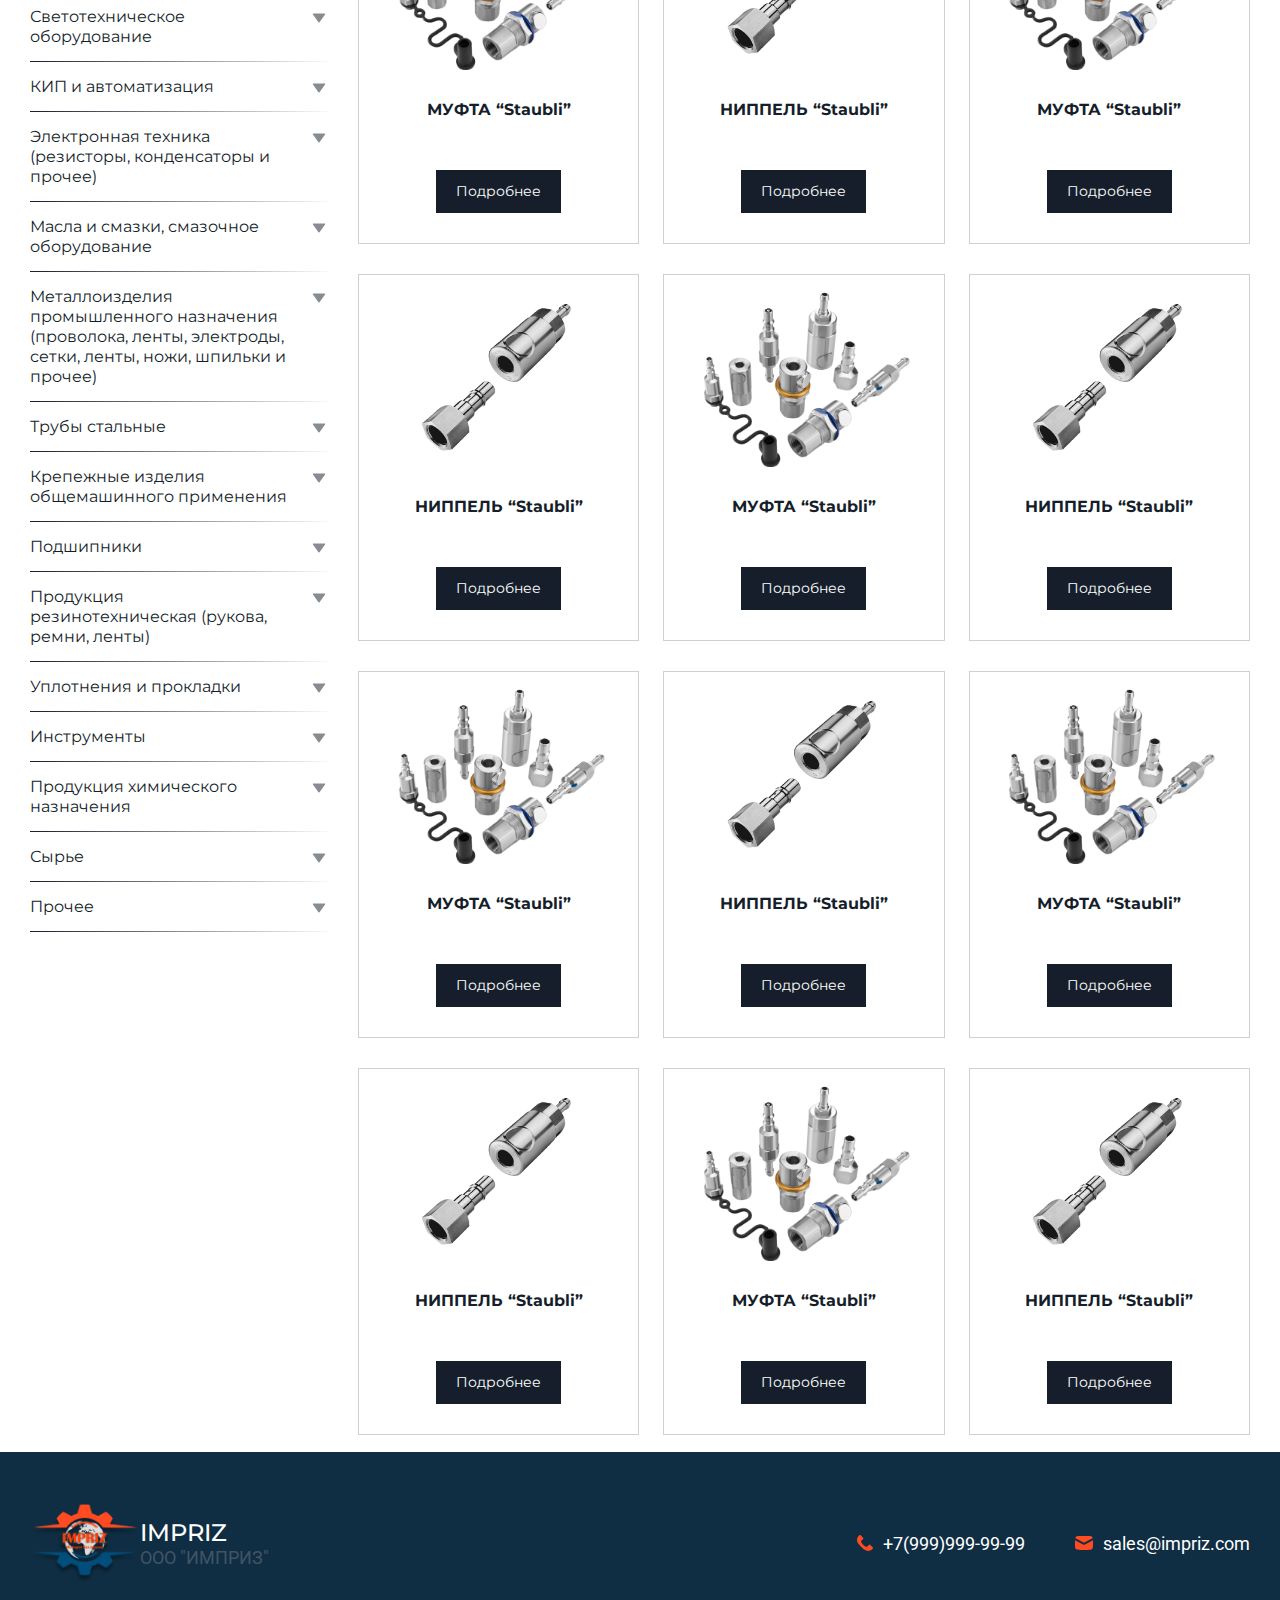
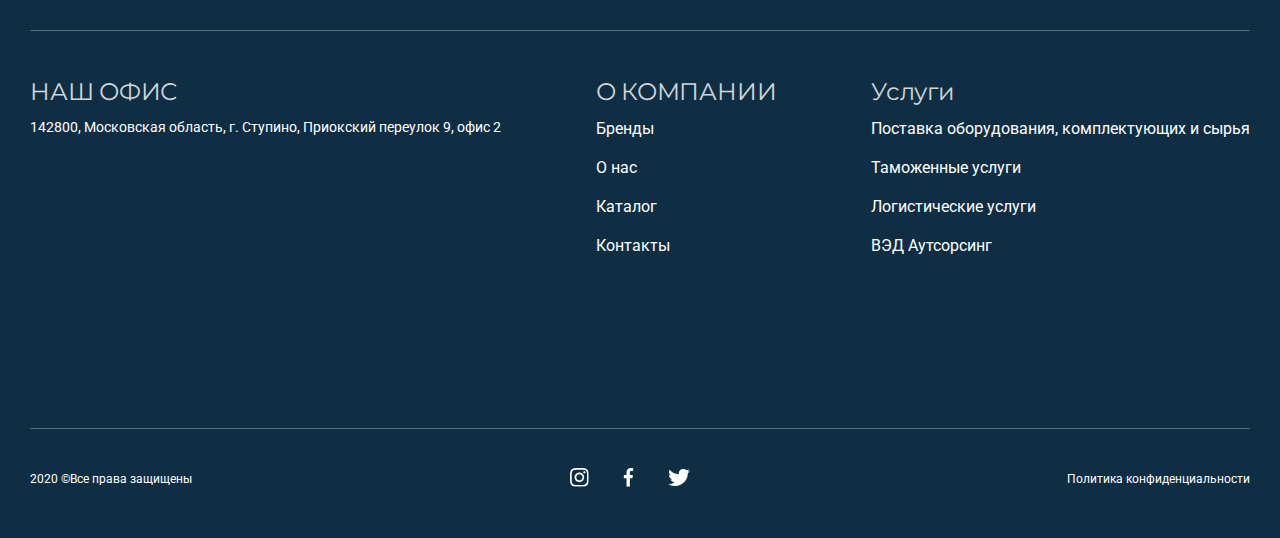
<file: catalog.html>
<!DOCTYPE html>
<html lang="en">
  <head>
    <meta charset="UTF-8" />
    <meta name="viewport" content="width=device-width, initial-scale=1.0" />
    <meta http-equiv="X-UA-Compatible" content="ie=edge" />
    <title>Document</title>
    <meta name="author" content="Yuriy Zudikhin" />
    <link rel="stylesheet" href="css/style.css" />
    <link rel="stylesheet" href="css/slick.css">
  </head>

  <body>

    <header class="header">
      <div class="container">
        <div class="header_mobile">

          <div class="header_mobile_top">
            <a class="header_mobile_top_logo" href="#">
              <img src="img/header/logo.png" alt="">
              <div class="header_mobile_top_logo_text">
                <span>IMPRIZ</span>
                <p>ООО "ИМПРИЗ"</p>
              </div>
            </a>
            <button class="header_mobile_top_btn">
              <span></span>
              <span></span>
              <span></span>
            </button>
          </div>
          
          <div class="header_mobile_mid">
            <a href="tel:+7(999)999-99-99"><img src="img/header/tel.svg" alt="">+7(999)999-99-99</a>
            <a href="mailto:sales@impriz.com"><img src="img/header/mail.svg" alt="">sales@impriz.com</a>
          </div>

          <div class="header_mobile_search">
            <form action="/search" method="get"> 
              <input type="text" placeholder="Поиск..."> 
              <button type="submit"><img src="img/header/search.svg" alt=""></button>
            </form>
          </div>

        </div>
        <div class="header_desktop">
          <div class="header_desktop_top">
            <a class="header_desktop_top_logo" href="#">
              <img src="img/header/logo.png" alt="">
              <div class="header_desktop_top_logo_text">
                <span>IMPRIZ</span>
                <p>ООО "ИМПРИЗ"</p>
              </div>
            </a>
            <div class="header_desktop_top_other">
              <a class="header_desktop_top_other_link" href="tel:+7(999)999-99-99">
                <img src="img/header/tel.svg" alt="">
                +7(999)999-99-99
              </a>
              <a class="header_desktop_top_other_link header_desktop_top_other_link-mail" href="mailto:sales@impriz.com">
                <img src="img/header/mail.svg" alt="">
                sales@impriz.com
              </a>
              <div class="header_desktop_top_other_form">
                <form action="/search" method="get"> 
                  <input type="text" placeholder="Поиск..."> 
                  <button type="submit"><img src="img/header/search.svg" alt=""></button>
                </form>
              </div>
            </div>
          </div>
          <div class="header_desktop_bottom">
            <ul>
              <li>
                <a class="active" href="#">Главная</a>
              </li>
              <li>
                <a href="#">Каталог</a>
              </li>
              <li>
                <a href="#">Услуги</a>
              </li>
              <li>
                <a href="#">Бренды</a>
              </li>
              <li>
                <a href="#">Контакты</a>
              </li>
              <li>
                <a href="#">О Компании</a>
              </li>
              <li>
                <a href="#">Новости</a>
              </li>
            </ul>
          </div>
        </div>
      </div>
    </header>

    <section class="equipment">

      <div class="equipment_category">
        <div class="equipment_category_title">
          <h4>Категории</h4>
        </div>
        <div class="equipment_category_content">
          <ul class="equipment_category_content_list">
            <li class="has_child">
              <a href="#">Упаковочное оборудование (включая з/ч)</a>
              <button class="button_drop"><img src="img/equipment/arrow.svg" alt=""></button>
              <ul class="equipment_category_content_list_sub">
                <li>
                  <a href="#">Текст</a>
                </li>
                <li>
                  <a href="#">Текст</a>
                </li>
                <li>
                  <a href="#">Текст</a>
                </li>
                <li>
                  <a href="#">Текст</a>
                </li>
                <li>
                  <a href="#">Текст</a>
                </li>
              </ul>
            </li>

            <li class="has_child">
              <a class="active" href="#">Конвейерное оборудование  (включая з/ч)</a>
              <button class="button_drop"><img src="img/equipment/arrow.svg" alt=""></button>
              <ul class="equipment_category_content_list_sub">
                <li>
                  <a href="#">Текст</a>
                </li>
                <li>
                  <a href="#">Текст</a>
                </li>
                <li>
                  <a href="#">Текст</a>
                </li>
                <li>
                  <a href="#">Текст</a>
                </li>
                <li>
                  <a href="#">Текст</a>
                </li>
              </ul>
            </li>

            <li class="has_child">
              <a href="#">Подъемно-транспортное оборудование  (включая з/ч)</a>
              <button class="button_drop"><img src="img/equipment/arrow.svg" alt=""></button>
              <ul class="equipment_category_content_list_sub">
                <li>
                  <a href="#">Текст</a>
                </li>
                <li>
                  <a href="#">Текст</a>
                </li>
                <li>
                  <a href="#">Текст</a>
                </li>
                <li>
                  <a href="#">Текст</a>
                </li>
                <li>
                  <a href="#">Текст</a>
                </li>
              </ul>
            </li>

            <li class="has_child">
              <a href="#">Прочее технологическое оборудование  (включая з/ч)</a>
              <button class="button_drop"><img src="img/equipment/arrow.svg" alt=""></button>
              <ul class="equipment_category_content_list_sub">
                <li>
                  <a href="#">Текст</a>
                </li>
                <li>
                  <a href="#">Текст</a>
                </li>
                <li>
                  <a href="#">Текст</a>
                </li>
                <li>
                  <a href="#">Текст</a>
                </li>
                <li>
                  <a href="#">Текст</a>
                </li>
              </ul>
            </li>

            <li class="has_child">
              <a href="#">Машины электрические (электродвигатели, генераторы и з/ч к ним)</a>
              <button class="button_drop"><img src="img/equipment/arrow.svg" alt=""></button>
              <ul class="equipment_category_content_list_sub">
                <li>
                  <a href="#">Текст</a>
                </li>
                <li>
                  <a href="#">Текст</a>
                </li>
                <li>
                  <a href="#">Текст</a>
                </li>
                <li>
                  <a href="#">Текст</a>
                </li>
                <li>
                  <a href="#">Текст</a>
                </li>
              </ul>
            </li>

            <li class="has_child">
              <a href="#">Редукторы и вариаторы</a>
              <button class="button_drop"><img src="img/equipment/arrow.svg" alt=""></button>
              <ul class="equipment_category_content_list_sub">
                <li>
                  <a href="#">Текст</a>
                </li>
                <li>
                  <a href="#">Текст</a>
                </li>
                <li>
                  <a href="#">Текст</a>
                </li>
                <li>
                  <a href="#">Текст</a>
                </li>
                <li>
                  <a href="#">Текст</a>
                </li>
              </ul>
            </li>

            <li class="has_child">
              <a href="#">Насосы, компрессоры (включая з/ч)</a>
              <button class="button_drop"><img src="img/equipment/arrow.svg" alt=""></button>
              <ul class="equipment_category_content_list_sub">
                <li>
                  <a href="#">Текст</a>
                </li>
                <li>
                  <a href="#">Текст</a>
                </li>
                <li>
                  <a href="#">Текст</a>
                </li>
                <li>
                  <a href="#">Текст</a>
                </li>
                <li>
                  <a href="#">Текст</a>
                </li>
              </ul>
            </li>

            <li class="has_child">
              <a href="#">Гидроприводы и гидроавтоматика</a>
              <button class="button_drop"><img src="img/equipment/arrow.svg" alt=""></button>
              <ul class="equipment_category_content_list_sub">
                <li>
                  <a href="#">Текст</a>
                </li>
                <li>
                  <a href="#">Текст</a>
                </li>
                <li>
                  <a href="#">Текст</a>
                </li>
                <li>
                  <a href="#">Текст</a>
                </li>
                <li>
                  <a href="#">Текст</a>
                </li>
              </ul>
            </li>

            <li class="has_child">
              <a href="#">Пневмоприводы и пневмоавтоматика</a>
              <button class="button_drop"><img src="img/equipment/arrow.svg" alt=""></button>
              <ul class="equipment_category_content_list_sub">
                <li>
                  <a href="#">Текст</a>
                </li>
                <li>
                  <a href="#">Текст</a>
                </li>
                <li>
                  <a href="#">Текст</a>
                </li>
                <li>
                  <a href="#">Текст</a>
                </li>
                <li>
                  <a href="#">Текст</a>
                </li>
              </ul>
            </li>

            <li class="has_child">
              <a href="#">Фильтрующие устройства</a>
              <button class="button_drop"><img src="img/equipment/arrow.svg" alt=""></button>
              <ul class="equipment_category_content_list_sub">
                <li>
                  <a href="#">Текст</a>
                </li>
                <li>
                  <a href="#">Текст</a>
                </li>
                <li>
                  <a href="#">Текст</a>
                </li>
                <li>
                  <a href="#">Текст</a>
                </li>
                <li>
                  <a href="#">Текст</a>
                </li>
              </ul>
            </li>

            <li class="has_child">
              <a href="#">Соединительное технологическое оборудование (БРС и прочее)</a>
              <button class="button_drop"><img src="img/equipment/arrow.svg" alt=""></button>
              <ul class="equipment_category_content_list_sub">
                <li>
                  <a href="#">Текст</a>
                </li>
                <li>
                  <a href="#">Текст</a>
                </li>
                <li>
                  <a href="#">Текст</a>
                </li>
                <li>
                  <a href="#">Текст</a>
                </li>
                <li>
                  <a href="#">Текст</a>
                </li>
              </ul>
            </li>

            <li class="has_child">
              <a href="#">Арматура промышленная трубопроводная</a>
              <button class="button_drop"><img src="img/equipment/arrow.svg" alt=""></button>
              <ul class="equipment_category_content_list_sub">
                <li>
                  <a href="#">Текст</a>
                </li>
                <li>
                  <a href="#">Текст</a>
                </li>
                <li>
                  <a href="#">Текст</a>
                </li>
                <li>
                  <a href="#">Текст</a>
                </li>
                <li>
                  <a href="#">Текст</a>
                </li>
              </ul>
            </li>

            <li class="has_child">
              <a href="#">Кабельная продукция</a>
              <button class="button_drop"><img src="img/equipment/arrow.svg" alt=""></button>
              <ul class="equipment_category_content_list_sub">
                <li>
                  <a href="#">Текст</a>
                </li>
                <li>
                  <a href="#">Текст</a>
                </li>
                <li>
                  <a href="#">Текст</a>
                </li>
                <li>
                  <a href="#">Текст</a>
                </li>
                <li>
                  <a href="#">Текст</a>
                </li>
              </ul>
            </li>

            <li class="has_child">
              <a href="#">Узлы и детали общемашиностроительного применения (муфты, корпуса, втулки, фланцы, шкивы, валы, оси и прочее)</a>
              <button class="button_drop"><img src="img/equipment/arrow.svg" alt=""></button>
              <ul class="equipment_category_content_list_sub">
                <li>
                  <a href="#">Текст</a>
                </li>
                <li>
                  <a href="#">Текст</a>
                </li>
                <li>
                  <a href="#">Текст</a>
                </li>
                <li>
                  <a href="#">Текст</a>
                </li>
                <li>
                  <a href="#">Текст</a>
                </li>
              </ul>
            </li>

            <li class="has_child">
              <a href="#">Электротехническое оборудование (трансформаторы, преобразователи, выключатели, реле, контакторы, пускатели и прочее)</a>
              <button class="button_drop"><img src="img/equipment/arrow.svg" alt=""></button>
              <ul class="equipment_category_content_list_sub">
                <li>
                  <a href="#">Текст</a>
                </li>
                <li>
                  <a href="#">Текст</a>
                </li>
                <li>
                  <a href="#">Текст</a>
                </li>
                <li>
                  <a href="#">Текст</a>
                </li>
                <li>
                  <a href="#">Текст</a>
                </li>
              </ul>
            </li>

            <li class="has_child">
              <a href="#">Светотехническое оборудование</a>
              <button class="button_drop"><img src="img/equipment/arrow.svg" alt=""></button>
              <ul class="equipment_category_content_list_sub">
                <li>
                  <a href="#">Текст</a>
                </li>
                <li>
                  <a href="#">Текст</a>
                </li>
                <li>
                  <a href="#">Текст</a>
                </li>
                <li>
                  <a href="#">Текст</a>
                </li>
                <li>
                  <a href="#">Текст</a>
                </li>
              </ul>
            </li>

            <li class="has_child">
              <a href="#">КИП и автоматизация</a>
              <button class="button_drop"><img src="img/equipment/arrow.svg" alt=""></button>
              <ul class="equipment_category_content_list_sub">
                <li>
                  <a href="#">Текст</a>
                </li>
                <li>
                  <a href="#">Текст</a>
                </li>
                <li>
                  <a href="#">Текст</a>
                </li>
                <li>
                  <a href="#">Текст</a>
                </li>
                <li>
                  <a href="#">Текст</a>
                </li>
              </ul>
            </li>

            <li class="has_child">
              <a href="#">Электронная техника (резисторы, конденсаторы и прочее)</a>
              <button class="button_drop"><img src="img/equipment/arrow.svg" alt=""></button>
              <ul class="equipment_category_content_list_sub">
                <li>
                  <a href="#">Текст</a>
                </li>
                <li>
                  <a href="#">Текст</a>
                </li>
                <li>
                  <a href="#">Текст</a>
                </li>
                <li>
                  <a href="#">Текст</a>
                </li>
                <li>
                  <a href="#">Текст</a>
                </li>
              </ul>
            </li>

            <li class="has_child">
              <a href="#">Масла и смазки, смазочное оборудование</a>
              <button class="button_drop"><img src="img/equipment/arrow.svg" alt=""></button>
              <ul class="equipment_category_content_list_sub">
                <li>
                  <a href="#">Текст</a>
                </li>
                <li>
                  <a href="#">Текст</a>
                </li>
                <li>
                  <a href="#">Текст</a>
                </li>
                <li>
                  <a href="#">Текст</a>
                </li>
                <li>
                  <a href="#">Текст</a>
                </li>
              </ul>
            </li>

            <li class="has_child">
              <a href="#">Металлоизделия промышленного назначения (проволока, ленты, электроды, сетки, ленты, ножи, шпильки и прочее)</a>
              <button class="button_drop"><img src="img/equipment/arrow.svg" alt=""></button>
              <ul class="equipment_category_content_list_sub">
                <li>
                  <a href="#">Текст</a>
                </li>
                <li>
                  <a href="#">Текст</a>
                </li>
                <li>
                  <a href="#">Текст</a>
                </li>
                <li>
                  <a href="#">Текст</a>
                </li>
                <li>
                  <a href="#">Текст</a>
                </li>
              </ul>
            </li>

            <li class="has_child">
              <a href="#">Трубы стальные</a>
              <button class="button_drop"><img src="img/equipment/arrow.svg" alt=""></button>
              <ul class="equipment_category_content_list_sub">
                <li>
                  <a href="#">Текст</a>
                </li>
                <li>
                  <a href="#">Текст</a>
                </li>
                <li>
                  <a href="#">Текст</a>
                </li>
                <li>
                  <a href="#">Текст</a>
                </li>
                <li>
                  <a href="#">Текст</a>
                </li>
              </ul>
            </li>

            <li class="has_child">
              <a href="#">Крепежные изделия общемашинного применения</a>
              <button class="button_drop"><img src="img/equipment/arrow.svg" alt=""></button>
              <ul class="equipment_category_content_list_sub">
                <li>
                  <a href="#">Текст</a>
                </li>
                <li>
                  <a href="#">Текст</a>
                </li>
                <li>
                  <a href="#">Текст</a>
                </li>
                <li>
                  <a href="#">Текст</a>
                </li>
                <li>
                  <a href="#">Текст</a>
                </li>
              </ul>
            </li>

            <li class="has_child">
              <a href="#">Подшипники</a>
              <button class="button_drop"><img src="img/equipment/arrow.svg" alt=""></button>
              <ul class="equipment_category_content_list_sub">
                <li>
                  <a href="#">Текст</a>
                </li>
                <li>
                  <a href="#">Текст</a>
                </li>
                <li>
                  <a href="#">Текст</a>
                </li>
                <li>
                  <a href="#">Текст</a>
                </li>
                <li>
                  <a href="#">Текст</a>
                </li>
              </ul>
            </li>

            <li class="has_child">
              <a href="#">Продукция резинотехническая (рукова, ремни, ленты)</a>
              <button class="button_drop"><img src="img/equipment/arrow.svg" alt=""></button>
              <ul class="equipment_category_content_list_sub">
                <li>
                  <a href="#">Текст</a>
                </li>
                <li>
                  <a href="#">Текст</a>
                </li>
                <li>
                  <a href="#">Текст</a>
                </li>
                <li>
                  <a href="#">Текст</a>
                </li>
                <li>
                  <a href="#">Текст</a>
                </li>
              </ul>
            </li>

            <li class="has_child">
              <a href="#">Уплотнения и прокладки</a>
              <button class="button_drop"><img src="img/equipment/arrow.svg" alt=""></button>
              <ul class="equipment_category_content_list_sub">
                <li>
                  <a href="#">Текст</a>
                </li>
                <li>
                  <a href="#">Текст</a>
                </li>
                <li>
                  <a href="#">Текст</a>
                </li>
                <li>
                  <a href="#">Текст</a>
                </li>
                <li>
                  <a href="#">Текст</a>
                </li>
              </ul>
            </li>

            <li class="has_child">
              <a href="#">Инструменты</a>
              <button class="button_drop"><img src="img/equipment/arrow.svg" alt=""></button>
              <ul class="equipment_category_content_list_sub">
                <li>
                  <a href="#">Текст</a>
                </li>
                <li>
                  <a href="#">Текст</a>
                </li>
                <li>
                  <a href="#">Текст</a>
                </li>
                <li>
                  <a href="#">Текст</a>
                </li>
                <li>
                  <a href="#">Текст</a>
                </li>
              </ul>
            </li>

            <li class="has_child">
              <a href="#">Продукция химического назначения</a>
              <button class="button_drop"><img src="img/equipment/arrow.svg" alt=""></button>
              <ul class="equipment_category_content_list_sub">
                <li>
                  <a href="#">Текст</a>
                </li>
                <li>
                  <a href="#">Текст</a>
                </li>
                <li>
                  <a href="#">Текст</a>
                </li>
                <li>
                  <a href="#">Текст</a>
                </li>
                <li>
                  <a href="#">Текст</a>
                </li>
              </ul>
            </li>

            <li class="has_child">
              <a href="#">Сырье</a>
              <button class="button_drop"><img src="img/equipment/arrow.svg" alt=""></button>
              <ul class="equipment_category_content_list_sub">
                <li>
                  <a href="#">Текст</a>
                </li>
                <li>
                  <a href="#">Текст</a>
                </li>
                <li>
                  <a href="#">Текст</a>
                </li>
                <li>
                  <a href="#">Текст</a>
                </li>
                <li>
                  <a href="#">Текст</a>
                </li>
              </ul>
            </li>

            <li class="has_child">
              <a href="#">Прочее</a>
              <button class="button_drop"><img src="img/equipment/arrow.svg" alt=""></button>
              <ul class="equipment_category_content_list_sub">
                <li>
                  <a href="#">Текст</a>
                </li>
                <li>
                  <a href="#">Текст</a>
                </li>
                <li>
                  <a href="#">Текст</a>
                </li>
                <li>
                  <a href="#">Текст</a>
                </li>
                <li>
                  <a href="#">Текст</a>
                </li>
              </ul>
            </li>

          </ul>
        </div>
      </div>

      <div class="equipment_brands">
        <div class="equipment_brands_title">
          <h4>Бренды</h4>
        </div>
        <div class="equipment_brands_list">
          <ul>
            <li>
              <a href="#">2KM</a>
            </li>
            <li>
              <a href="#">3M-MATIC</a>
            </li>
            <li>
              <a href="#">ABB</a>
            </li>
            <li>
              <a href="#">ABEL</a>
            </li>
            <li>
              <a href="#">ACTIPAC</a>
            </li>
            <li>
              <a href="#">ACTREG</a>
            </li>
            <li>
              <a href="#">ADL</a>
            </li>
            <li>
              <a href="#">ADVANTECH</a>
            </li>
          </ul>
        </div>
      </div>

      <div class="container">
        <div class="equipment_content">

          <div class="equipment_content_top">
            <h2>Каталог</h2>
            <div class="equipment_content_top_mobile">

              <div class="equipment_content_top_mobile_left">
                <button class="equipment_content_top_mobile_left_btn">
                  <span></span>
                  <span></span>
                  <span></span>
                </button>
                <p>Категории</p>
              </div>

              <div class="equipment_content_top_mobile_right">
                <p>Бренды</p>
                <button class="equipment_content_top_mobile_right_btn">
                  <span></span>
                  <span></span>
                  <span></span>
                </button>
              </div>

            </div>
            <div class="equipment_content_top_desktop">
              <a href="#" class="equipment_content_top_desktop_item active">
                Бренды
              </a>
              <a href="#" class="equipment_content_top_desktop_item">
                2KM
              </a>
              <a href="#" class="equipment_content_top_desktop_item">
                3M-MATIC
              </a>
              <a href="#" class="equipment_content_top_desktop_item">
                ABB
              </a>
              <a href="#" class="equipment_content_top_desktop_item">
                ABEL
              </a>
              <a href="#" class="equipment_content_top_desktop_item">
                ACTIPAC
              </a>
              <a href="#" class="equipment_content_top_desktop_item">
                ACTREG
              </a>
              <a href="#" class="equipment_content_top_desktop_item">
                ADL
              </a>
              <a href="#" class="equipment_content_top_desktop_item">
                ADVANTECH
              </a>
              <a href="#" class="equipment_content_top_desktop_item">
                Бренды
              </a>
              <a href="#" class="equipment_content_top_desktop_item">
                2KM
              </a>
            </div>
          </div>

          <div class="equipment_content_main">
            <div class="equipment_content_main_sidebar">
              <div class="equipment_content_main_sidebar_title">
                <h3>Категории</h3>
              </div>
              <ul class="equipment_content_main_sidebar_list">
                <li class="has_child">
                  <a href="#">Упаковочное оборудование (включая з/ч)</a>
                  <button class="button_drop"><img src="img/equipment/arrow.svg" alt=""></button>
                  <ul class="equipment_content_main_sidebar_list_sub">
                    <li><a href="#">test</a></li>
                    <li><a href="#">test</a></li>
                    <li><a href="#">test</a></li>
                    <li><a href="#">test</a></li>
                  </ul>
                </li>

                <li class="has_child">
                  <a class="active" href="#">Конвейерное оборудование  (включая з/ч)</a>
                  <button class="button_drop"><img src="img/equipment/arrow.svg" alt=""></button>
                  <ul class="equipment_content_main_sidebar_list_sub">
                    <li><a href="#">test</a></li>
                    <li><a href="#">test</a></li>
                    <li><a href="#">test</a></li>
                    <li><a href="#">test</a></li>
                  </ul>
                </li>

                <li class="has_child">
                  <a href="#">Подъемно-транспортное оборудование  (включая з/ч)</a>
                  <button class="button_drop"><img src="img/equipment/arrow.svg" alt=""></button>
                  <ul class="equipment_content_main_sidebar_list_sub">
                    <li><a href="#">test</a></li>
                    <li><a href="#">test</a></li>
                    <li><a href="#">test</a></li>
                    <li><a href="#">test</a></li>
                  </ul>
                </li>

                <li class="has_child">
                  <a href="#">Прочее технологическое оборудование  (включая з/ч)</a>
                  <button class="button_drop"><img src="img/equipment/arrow.svg" alt=""></button>
                  <ul class="equipment_content_main_sidebar_list_sub">
                    <li><a href="#">test</a></li>
                    <li><a href="#">test</a></li>
                    <li><a href="#">test</a></li>
                    <li><a href="#">test</a></li>
                  </ul>
                </li>

                <li class="has_child">
                  <a href="#">Машины электрические (электродвигатели, генераторы и з/ч к ним)</a>
                  <button class="button_drop"><img src="img/equipment/arrow.svg" alt=""></button>
                  <ul class="equipment_content_main_sidebar_list_sub">
                    <li><a href="#">test</a></li>
                    <li><a href="#">test</a></li>
                    <li><a href="#">test</a></li>
                    <li><a href="#">test</a></li>
                  </ul>
                </li>

                <li class="has_child">
                  <a href="#">Редукторы и вариаторы</a>
                  <button class="button_drop"><img src="img/equipment/arrow.svg" alt=""></button>
                  <ul class="equipment_content_main_sidebar_list_sub">
                    <li><a href="#">test</a></li>
                    <li><a href="#">test</a></li>
                    <li><a href="#">test</a></li>
                    <li><a href="#">test</a></li>
                  </ul>
                </li>

                <li class="has_child">
                  <a href="#">Насосы, компрессоры (включая з/ч)</a>
                  <button class="button_drop"><img src="img/equipment/arrow.svg" alt=""></button>
                  <ul class="equipment_content_main_sidebar_list_sub">
                    <li><a href="#">test</a></li>
                    <li><a href="#">test</a></li>
                    <li><a href="#">test</a></li>
                    <li><a href="#">test</a></li>
                  </ul>
                </li>

                <li class="has_child">
                  <a href="#">Гидроприводы и гидроавтоматика</a>
                  <button class="button_drop"><img src="img/equipment/arrow.svg" alt=""></button>
                  <ul class="equipment_content_main_sidebar_list_sub">
                    <li><a href="#">test</a></li>
                    <li><a href="#">test</a></li>
                    <li><a href="#">test</a></li>
                    <li><a href="#">test</a></li>
                  </ul>
                </li>

                <li class="has_child">
                  <a href="#">Пневмоприводы и пневмоавтоматика</a>
                  <button class="button_drop"><img src="img/equipment/arrow.svg" alt=""></button>
                  <ul class="equipment_content_main_sidebar_list_sub">
                    <li><a href="#">test</a></li>
                    <li><a href="#">test</a></li>
                    <li><a href="#">test</a></li>
                    <li><a href="#">test</a></li>
                  </ul>
                </li>

                <li class="has_child">
                  <a href="#">Фильтрующие устройства</a>
                  <button class="button_drop"><img src="img/equipment/arrow.svg" alt=""></button>
                  <ul class="equipment_content_main_sidebar_list_sub">
                    <li><a href="#">test</a></li>
                    <li><a href="#">test</a></li>
                    <li><a href="#">test</a></li>
                    <li><a href="#">test</a></li>
                  </ul>
                </li>

                <li class="has_child">
                  <a href="#">Соединительное технологическое оборудование (БРС и прочее)</a>
                  <button class="button_drop"><img src="img/equipment/arrow.svg" alt=""></button>
                  <ul class="equipment_content_main_sidebar_list_sub">
                    <li><a href="#">test</a></li>
                    <li><a href="#">test</a></li>
                    <li><a href="#">test</a></li>
                    <li><a href="#">test</a></li>
                  </ul>
                </li>

                <li class="has_child">
                  <a href="#">Кабельная продукция</a>
                  <button class="button_drop"><img src="img/equipment/arrow.svg" alt=""></button>
                  <ul class="equipment_content_main_sidebar_list_sub">
                    <li><a href="#">test</a></li>
                    <li><a href="#">test</a></li>
                    <li><a href="#">test</a></li>
                    <li><a href="#">test</a></li>
                  </ul>
                </li>

                <li class="has_child">
                  <a href="#">Узлы и детали общемашиностроительного применения (муфты, корпуса, втулки, фланцы, шкивы, валы, оси и прочее)</a>
                  <button class="button_drop"><img src="img/equipment/arrow.svg" alt=""></button>
                  <ul class="equipment_content_main_sidebar_list_sub">
                    <li><a href="#">test</a></li>
                    <li><a href="#">test</a></li>
                    <li><a href="#">test</a></li>
                    <li><a href="#">test</a></li>
                  </ul>
                </li>

                <li class="has_child">
                  <a href="#">Электротехническое оборудование (трансформаторы, преобразователи, выключатели, реле, контакторы, пускатели и прочее)</a>
                  <button class="button_drop"><img src="img/equipment/arrow.svg" alt=""></button>
                  <ul class="equipment_content_main_sidebar_list_sub">
                    <li><a href="#">test</a></li>
                    <li><a href="#">test</a></li>
                    <li><a href="#">test</a></li>
                    <li><a href="#">test</a></li>
                  </ul>
                </li>

                <li class="has_child">
                  <a href="#">Светотехническое оборудование</a>
                  <button class="button_drop"><img src="img/equipment/arrow.svg" alt=""></button>
                  <ul class="equipment_content_main_sidebar_list_sub">
                    <li><a href="#">test</a></li>
                    <li><a href="#">test</a></li>
                    <li><a href="#">test</a></li>
                    <li><a href="#">test</a></li>
                  </ul>
                </li>

                <li class="has_child">
                  <a href="#">КИП и автоматизация</a>
                  <button class="button_drop"><img src="img/equipment/arrow.svg" alt=""></button>
                  <ul class="equipment_content_main_sidebar_list_sub">
                    <li><a href="#">test</a></li>
                    <li><a href="#">test</a></li>
                    <li><a href="#">test</a></li>
                    <li><a href="#">test</a></li>
                  </ul>
                </li>

                <li class="has_child">
                  <a href="#">Электронная техника (резисторы, конденсаторы и прочее)</a>
                  <button class="button_drop"><img src="img/equipment/arrow.svg" alt=""></button>
                  <ul class="equipment_content_main_sidebar_list_sub">
                    <li><a href="#">test</a></li>
                    <li><a href="#">test</a></li>
                    <li><a href="#">test</a></li>
                    <li><a href="#">test</a></li>
                  </ul>
                </li>

                <li class="has_child">
                  <a href="#">Масла и смазки, смазочное оборудование</a>
                  <button class="button_drop"><img src="img/equipment/arrow.svg" alt=""></button>
                  <ul class="equipment_content_main_sidebar_list_sub">
                    <li><a href="#">test</a></li>
                    <li><a href="#">test</a></li>
                    <li><a href="#">test</a></li>
                    <li><a href="#">test</a></li>
                  </ul>
                </li>

                <li class="has_child">
                  <a href="#">Металлоизделия промышленного назначения (проволока, ленты, электроды, сетки, ленты, ножи, шпильки и прочее)</a>
                  <button class="button_drop"><img src="img/equipment/arrow.svg" alt=""></button>
                  <ul class="equipment_content_main_sidebar_list_sub">
                    <li><a href="#">test</a></li>
                    <li><a href="#">test</a></li>
                    <li><a href="#">test</a></li>
                    <li><a href="#">test</a></li>
                  </ul>
                </li>

                <li class="has_child">
                  <a href="#">Трубы стальные</a>
                  <button class="button_drop"><img src="img/equipment/arrow.svg" alt=""></button>
                  <ul class="equipment_content_main_sidebar_list_sub">
                    <li><a href="#">test</a></li>
                    <li><a href="#">test</a></li>
                    <li><a href="#">test</a></li>
                    <li><a href="#">test</a></li>
                  </ul>
                </li>

                <li class="has_child">
                  <a href="#">Крепежные изделия общемашинного применения</a>
                  <button class="button_drop"><img src="img/equipment/arrow.svg" alt=""></button>
                  <ul class="equipment_content_main_sidebar_list_sub">
                    <li><a href="#">test</a></li>
                    <li><a href="#">test</a></li>
                    <li><a href="#">test</a></li>
                    <li><a href="#">test</a></li>
                  </ul>
                </li>

                <li class="has_child">
                  <a href="#">Подшипники</a>
                  <button class="button_drop"><img src="img/equipment/arrow.svg" alt=""></button>
                  <ul class="equipment_content_main_sidebar_list_sub">
                    <li><a href="#">test</a></li>
                    <li><a href="#">test</a></li>
                    <li><a href="#">test</a></li>
                    <li><a href="#">test</a></li>
                  </ul>
                </li>

                <li class="has_child">
                  <a href="#">Продукция резинотехническая (рукова, ремни, ленты)</a>
                  <button class="button_drop"><img src="img/equipment/arrow.svg" alt=""></button>
                  <ul class="equipment_content_main_sidebar_list_sub">
                    <li><a href="#">test</a></li>
                    <li><a href="#">test</a></li>
                    <li><a href="#">test</a></li>
                    <li><a href="#">test</a></li>
                  </ul>
                </li>

                <li class="has_child">
                  <a href="#">Уплотнения и прокладки</a>
                  <button class="button_drop"><img src="img/equipment/arrow.svg" alt=""></button>
                  <ul class="equipment_content_main_sidebar_list_sub">
                    <li><a href="#">test</a></li>
                    <li><a href="#">test</a></li>
                    <li><a href="#">test</a></li>
                    <li><a href="#">test</a></li>
                  </ul>
                </li>

                <li class="has_child">
                  <a href="#">Инструменты</a>
                  <button class="button_drop"><img src="img/equipment/arrow.svg" alt=""></button>
                  <ul class="equipment_content_main_sidebar_list_sub">
                    <li><a href="#">test</a></li>
                    <li><a href="#">test</a></li>
                    <li><a href="#">test</a></li>
                    <li><a href="#">test</a></li>
                  </ul>
                </li>

                <li class="has_child">
                  <a href="#">Продукция химического назначения</a>
                  <button class="button_drop"><img src="img/equipment/arrow.svg" alt=""></button>
                  <ul class="equipment_content_main_sidebar_list_sub">
                    <li><a href="#">test</a></li>
                    <li><a href="#">test</a></li>
                    <li><a href="#">test</a></li>
                    <li><a href="#">test</a></li>
                  </ul>
                </li>

                <li class="has_child">
                  <a href="#">Сырье</a>
                  <button class="button_drop"><img src="img/equipment/arrow.svg" alt=""></button>
                  <ul class="equipment_content_main_sidebar_list_sub">
                    <li><a href="#">test</a></li>
                    <li><a href="#">test</a></li>
                    <li><a href="#">test</a></li>
                    <li><a href="#">test</a></li>
                  </ul>
                </li>

                <li class="has_child">
                  <a href="#">Прочее</a>
                  <button class="button_drop"><img src="img/equipment/arrow.svg" alt=""></button>
                  <ul class="equipment_content_main_sidebar_list_sub">
                    <li><a href="#">test</a></li>
                    <li><a href="#">test</a></li>
                    <li><a href="#">test</a></li>
                    <li><a href="#">test</a></li>
                  </ul>
                </li>

              </ul>
            </div>
            <div class="equipment_content_main_block">
              <div class="equipment_content_main_block_text">
                <p><b>2KM</b> является одним из ведущих брендов в области смешивания и дозирования одно- или многокомпонентных жидких материалов. Компания специализируется на обработке  полиуретановых, эпоксидных, полиэфирных, метакрилатных, полисульфидных  и  силиконовых  материалов любой вязкости практически для любого применения</p>
                <a href="#">Сертификат</a>
              </div>
              <div class="equipment_content_main_block_list">

                <a href="#" class="equipment_content_main_block_list_item">
                  <img src="img/equipment/1.png" alt="">
                  <h3>МУФТА “Staubli”</h3>
                  <button>Подробнее</button>
                </a>

                <a href="#" class="equipment_content_main_block_list_item">
                  <img src="img/equipment/2.png" alt="">
                  <h3>НИППЕЛЬ	“Staubli”</h3>
                  <button>Подробнее</button>
                </a>

                <a href="#" class="equipment_content_main_block_list_item">
                  <img src="img/equipment/1.png" alt="">
                  <h3>МУФТА “Staubli”</h3>
                  <button>Подробнее</button>
                </a>

                <a href="#" class="equipment_content_main_block_list_item">
                  <img src="img/equipment/2.png" alt="">
                  <h3>НИППЕЛЬ	“Staubli”</h3>
                  <button>Подробнее</button>
                </a>

                <a href="#" class="equipment_content_main_block_list_item">
                  <img src="img/equipment/1.png" alt="">
                  <h3>МУФТА “Staubli”</h3>
                  <button>Подробнее</button>
                </a>

                <a href="#" class="equipment_content_main_block_list_item">
                  <img src="img/equipment/2.png" alt="">
                  <h3>НИППЕЛЬ	“Staubli”</h3>
                  <button>Подробнее</button>
                </a>

                <a href="#" class="equipment_content_main_block_list_item">
                  <img src="img/equipment/1.png" alt="">
                  <h3>МУФТА “Staubli”</h3>
                  <button>Подробнее</button>
                </a>

                <a href="#" class="equipment_content_main_block_list_item">
                  <img src="img/equipment/2.png" alt="">
                  <h3>НИППЕЛЬ	“Staubli”</h3>
                  <button>Подробнее</button>
                </a>

                <a href="#" class="equipment_content_main_block_list_item">
                  <img src="img/equipment/1.png" alt="">
                  <h3>МУФТА “Staubli”</h3>
                  <button>Подробнее</button>
                </a>

                <a href="#" class="equipment_content_main_block_list_item">
                  <img src="img/equipment/2.png" alt="">
                  <h3>НИППЕЛЬ	“Staubli”</h3>
                  <button>Подробнее</button>
                </a>

                <a href="#" class="equipment_content_main_block_list_item">
                  <img src="img/equipment/1.png" alt="">
                  <h3>МУФТА “Staubli”</h3>
                  <button>Подробнее</button>
                </a>

                <a href="#" class="equipment_content_main_block_list_item">
                  <img src="img/equipment/2.png" alt="">
                  <h3>НИППЕЛЬ	“Staubli”</h3>
                  <button>Подробнее</button>
                </a>

                <a href="#" class="equipment_content_main_block_list_item">
                  <img src="img/equipment/1.png" alt="">
                  <h3>МУФТА “Staubli”</h3>
                  <button>Подробнее</button>
                </a>

                <a href="#" class="equipment_content_main_block_list_item">
                  <img src="img/equipment/2.png" alt="">
                  <h3>НИППЕЛЬ	“Staubli”</h3>
                  <button>Подробнее</button>
                </a>

                <a href="#" class="equipment_content_main_block_list_item">
                  <img src="img/equipment/1.png" alt="">
                  <h3>МУФТА “Staubli”</h3>
                  <button>Подробнее</button>
                </a>

                <a href="#" class="equipment_content_main_block_list_item">
                  <img src="img/equipment/2.png" alt="">
                  <h3>НИППЕЛЬ	“Staubli”</h3>
                  <button>Подробнее</button>
                </a>

                <a href="#" class="equipment_content_main_block_list_item">
                  <img src="img/equipment/1.png" alt="">
                  <h3>МУФТА “Staubli”</h3>
                  <button>Подробнее</button>
                </a>

                <a href="#" class="equipment_content_main_block_list_item">
                  <img src="img/equipment/2.png" alt="">
                  <h3>НИППЕЛЬ	“Staubli”</h3>
                  <button>Подробнее</button>
                </a>

              </div>
            </div>
          </div>

        </div>
      </div>
    </section>

    <footer class="footer">
      <div class="footer_dropdown">
        <ul>
          <li>
            <a class="active" href="#">Главная</a>
          </li>
          <li>
            <a href="#">Каталог</a>
          </li>
          <li>
            <a href="#">Услуги</a>
          </li>
          <li>
            <a href="#">Бренды</a>
          </li>
          <li>
            <a href="#">Контакты</a>
          </li>
          <li>
            <a href="#">О Компании</a>
          </li>
          <li>
            <a href="#">Новости</a>
          </li>
        </ul>
      </div>
      <div class="container">
        <div class="footer_block">

          <div class="footer_block_top_mob">
            <a class="footer_block_top_mob_logo" href="/">
              <img src="img/header/logo.png" alt="">
              <div class="footer_block_top_mob_logo_text">
                <span>IMPRIZ</span>
                <p>ООО "ИМПРИЗ"</p>
              </div>
            </a>
            <button class="footer_block_top_mob_btn">
              <span></span>
              <span></span>
              <span></span>
            </button>
          </div>
          <div class="footer_block_top_desktop">
            <a class="footer_block_top_desktop_logo" href="/">
              <img src="img/header/logo.png" alt="">
              <div class="footer_block_top_desktop_logo_text">
                <span>IMPRIZ</span>
                <p>ООО "ИМПРИЗ"</p>
              </div>
            </a>
            <div class="footer_block_top_desktop_social">
              <a href="tel:+7(999)999-99-99">
                <img src="img/header/tel.svg" alt=""> +7(999)999-99-99
              </a>
              <a href="mailto:sales@impriz.com">
                <img src="img/header/mail.svg" alt="">
                sales@impriz.com
              </a>
            </div>
          </div>
          <div class="footer_block_social">
            <a href="tel:+7(999)999-99-99">
              <img src="img/header/tel.svg" alt=""> 
              +7(999)999-99-99
            </a>
            <a href="mailto:sales@impriz.com">
              <img src="img/header/mail.svg" alt="">
              sales@impriz.com
            </a>
          </div>

          <div class="footer_content">
            <div class="footer_content_left">
              <h3>НАШ ОФИС</h3>
              <p>142800, Московская область, г. Ступино, Приокский переулок 9, офис 2</p>
              <div class="footer_content_left_map">
                <iframe src="https://yandex.ua/map-widget/v1/?um=constructor%3A568609fade12e60fb0eb40df6cb9e25fb7806af0721d3dfb99544931e0a73b6f&amp;source=constructor" width="100%" height="240" frameborder="0"></iframe>
              </div>
            </div>
            <div class="footer_content_center">
              <h3>О КОМПАНИИ</h3>
              <ul>
                <li>
                  <a href="#">Бренды</a>
                </li>
                <li>
                  <a href="#">О нас</a>
                </li>
                <li>
                  <a href="#">Каталог</a>
                </li>
                <li>
                  <a href="#">Контакты</a>
                </li>
              </ul>
            </div>
            <div class="footer_content_right">
              <h3>Услуги</h3>
              <ul>
                <li>
                  <a href="#">Поставка оборудования, комплектующих и сырья</a>
                </li>
                <li>
                  <a href="#">Таможенные услуги</a>
                </li>
                <li>
                  <a href="#">Логистические услуги</a>
                </li>
                <li>
                  <a href="#">ВЭД Аутсорсинг</a>
                </li>
              </ul>
            </div>
          </div>

          <div class="footer_bottom">
            <p>2020 ©Все права защищены</p>
            <ul>
              <li>
                <a href="#"><img src="img/footer/insta.svg" alt=""></a>
              </li>
              <li>
                <a href="#"><img src="img/footer/facebook.svg" alt=""></a>
              </li>
              <li>
                <a href="#"><img src="img/footer/twitter.svg" alt=""></a>
              </li>
            </ul>
            <a class="footer_bottom_politic" href="#">Политика конфиденциальности</a>
          </div>

        </div>
      </div>
    </footer>

    <div class="header_dropdown">
      <ul>
        <li>
          <a class="active" href="#">Главная</a>
        </li>
        <li>
          <a href="#">Каталог</a>
        </li>
        <li>
          <a href="#">Услуги</a>
        </li>
        <li>
          <a href="#">Бренды</a>
        </li>
        <li>
          <a href="#">Контакты</a>
        </li>
        <li>
          <a href="#">О Компании</a>
        </li>
        <li>
          <a href="#">Новости</a>
        </li>
      </ul>
      <div class="header_dropdown_social">
        <a href="tel:+7(999)999-99-99">
          <img src="img/header/tel.svg" alt="">
          +7(999)999-99-99
        </a>
        <a href="mailto:sales@impriz.com">
          <img src="img/header/mail.svg" alt="">
          sales@impriz.com
        </a>
      </div>
    </div>

    <div class="back_modal"></div>

    <script src="js/jquery-3.6.0.min.js"></script>
    <script src="js/slick.js"></script>
    <script src="js/main.js"></script>

    <script>
      var acc = document.getElementsByClassName("button_drop");
      var i;

      for (i = 0; i < acc.length; i++) {
          acc[i].addEventListener("click", function() {
              this.classList.toggle("active");
              var panel = this.nextElementSibling;
              if (panel.style.maxHeight) {
              panel.style.maxHeight = null;
              } else {
              panel.style.maxHeight = panel.scrollHeight + "px";
              } 
          });
      }
    </script>

    

  </body>
</html>
</file>
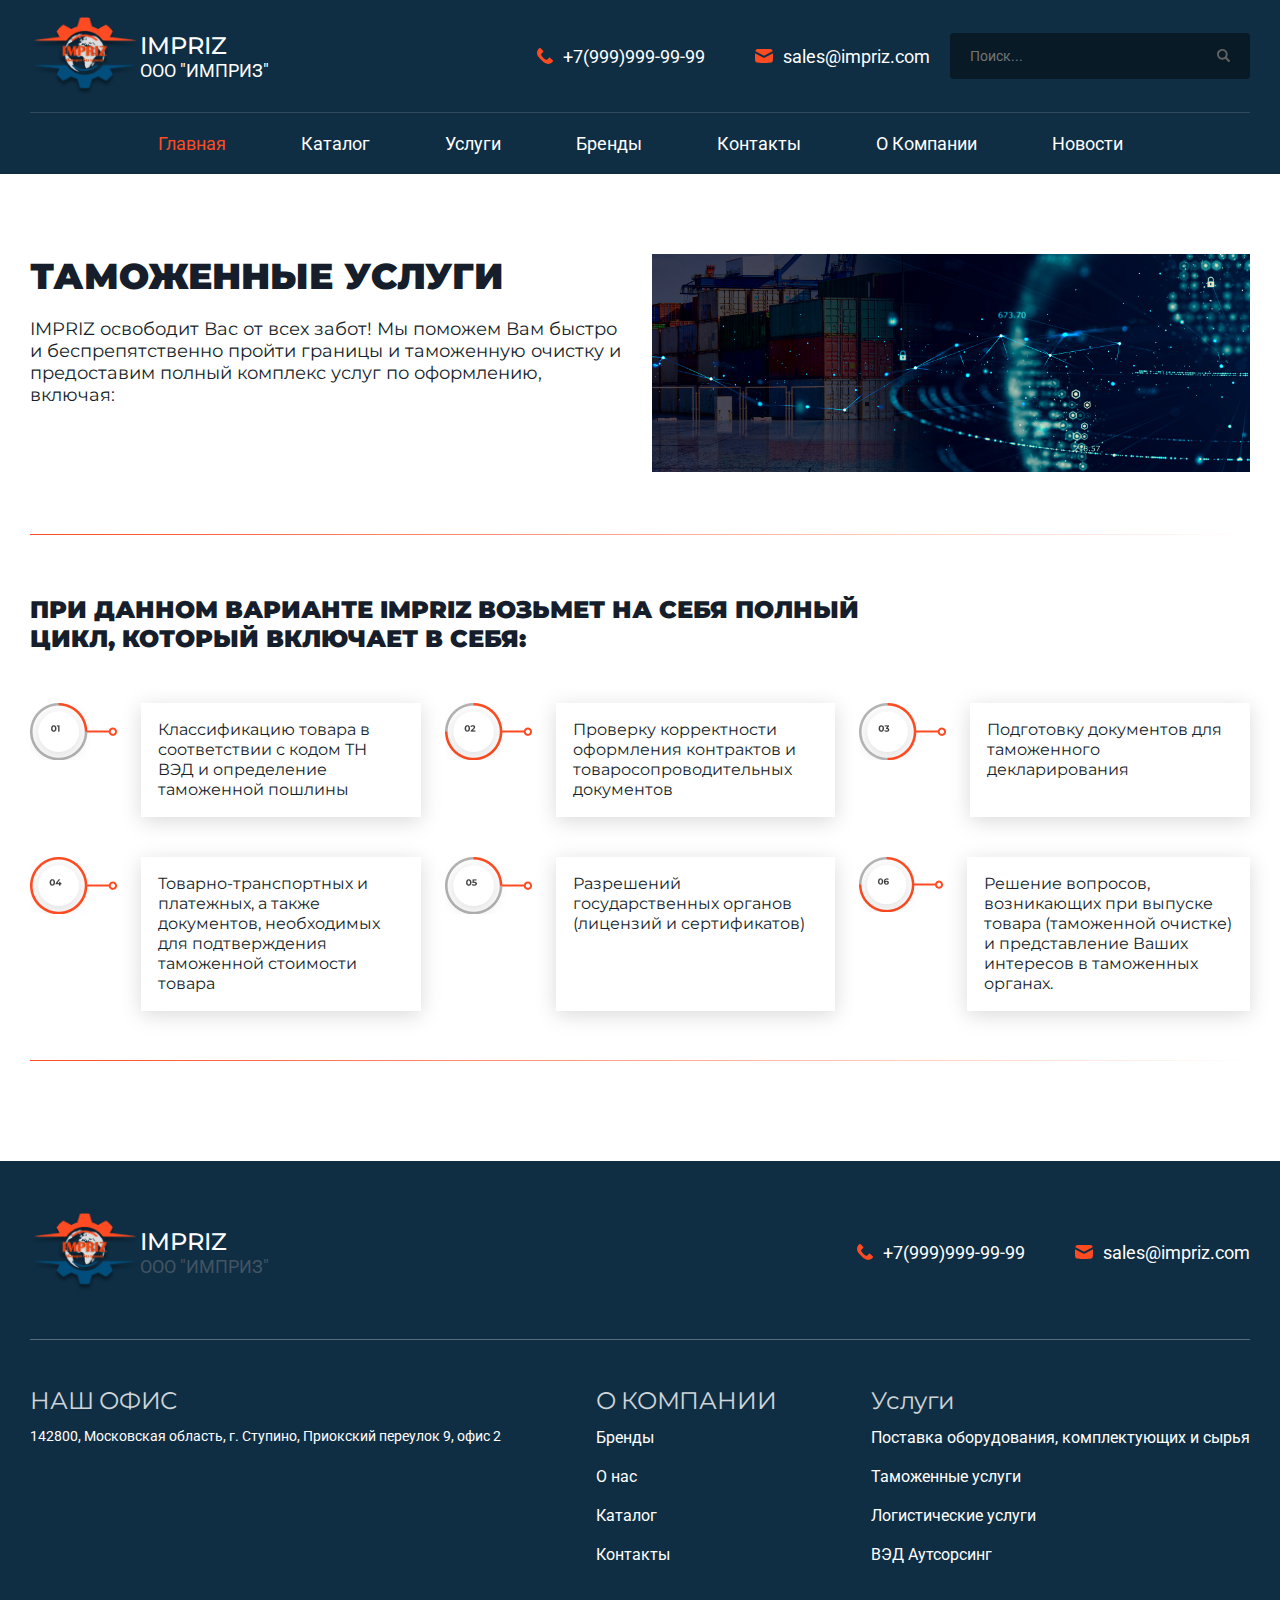
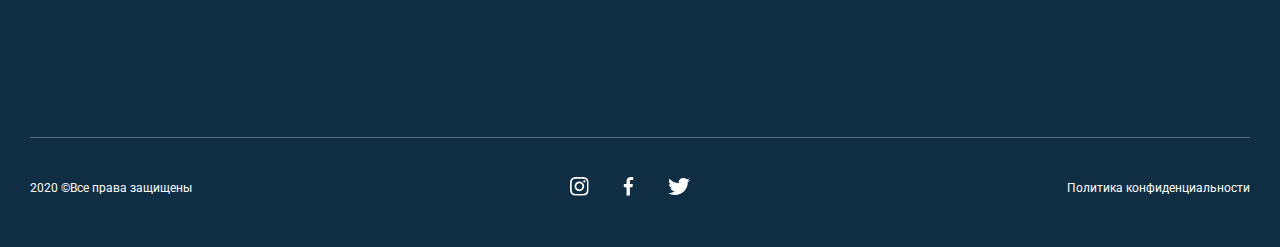
<file: customs.html>
<!DOCTYPE html>
<html lang="en">
  <head>
    <meta charset="UTF-8" />
    <meta name="viewport" content="width=device-width, initial-scale=1.0" />
    <meta http-equiv="X-UA-Compatible" content="ie=edge" />
    <title>Document</title>
    <meta name="author" content="Yuriy Zudikhin" />
    <link rel="stylesheet" href="css/style.css" />
    <link rel="stylesheet" href="css/slick.css">
  </head>

  <body>

    <header class="header">
      <div class="container">
        <div class="header_mobile">

          <div class="header_mobile_top">
            <a class="header_mobile_top_logo" href="#">
              <img src="img/header/logo.png" alt="">
              <div class="header_mobile_top_logo_text">
                <span>IMPRIZ</span>
                <p>ООО "ИМПРИЗ"</p>
              </div>
            </a>
            <button class="header_mobile_top_btn">
              <span></span>
              <span></span>
              <span></span>
            </button>
          </div>
          
          <div class="header_mobile_mid">
            <a href="tel:+7(999)999-99-99"><img src="img/header/tel.svg" alt="">+7(999)999-99-99</a>
            <a href="mailto:sales@impriz.com"><img src="img/header/mail.svg" alt="">sales@impriz.com</a>
          </div>

          <div class="header_mobile_search">
            <form action="/search" method="get"> 
              <input type="text" placeholder="Поиск..."> 
              <button type="submit"><img src="img/header/search.svg" alt=""></button>
            </form>
          </div>

        </div>
        <div class="header_desktop">
          <div class="header_desktop_top">
            <a class="header_desktop_top_logo" href="#">
              <img src="img/header/logo.png" alt="">
              <div class="header_desktop_top_logo_text">
                <span>IMPRIZ</span>
                <p>ООО "ИМПРИЗ"</p>
              </div>
            </a>
            <div class="header_desktop_top_other">
              <a class="header_desktop_top_other_link" href="tel:+7(999)999-99-99">
                <img src="img/header/tel.svg" alt="">
                +7(999)999-99-99
              </a>
              <a class="header_desktop_top_other_link header_desktop_top_other_link-mail" href="mailto:sales@impriz.com">
                <img src="img/header/mail.svg" alt="">
                sales@impriz.com
              </a>
              <div class="header_desktop_top_other_form">
                <form action="/search" method="get"> 
                  <input type="text" placeholder="Поиск..."> 
                  <button type="submit"><img src="img/header/search.svg" alt=""></button>
                </form>
              </div>
            </div>
          </div>
          <div class="header_desktop_bottom">
            <ul>
              <li>
                <a class="active" href="#">Главная</a>
              </li>
              <li>
                <a href="#">Каталог</a>
              </li>
              <li>
                <a href="#">Услуги</a>
              </li>
              <li>
                <a href="#">Бренды</a>
              </li>
              <li>
                <a href="#">Контакты</a>
              </li>
              <li>
                <a href="#">О Компании</a>
              </li>
              <li>
                <a href="#">Новости</a>
              </li>
            </ul>
          </div>
        </div>
      </div>
    </header>

    <section class="customs">
      <div class="container">

        <div class="customs_top">
          <div class="customs_top_text">
            <h2>Таможенные услуги</h2>
            <p>IMPRIZ освободит Вас от всех забот! Мы поможем Вам быстро и беспрепятственно пройти границы и таможенную очистку и предоставим полный комплекс услуг по оформлению, включая:</p>
          </div>
          <div class="customs_top_img">
            <img src="img/customs/background.png" alt="">
          </div>
        </div>

        <div class="customs_list">
          <div class="customs_list_title">
            <h3>При данном варианте IMPRIZ возьмет на себя полный цикл, который включает в себя:</h3>
          </div>
          <div class="customs_list_block">

            <div class="customs_list_block_item">
              <img src="img/supply/1.png" alt="">
              <div class="customs_list_block_item_text">
                <p>Классификацию товара в соответствии с кодом ТН ВЭД и определение таможенной пошлины</p>
              </div>
            </div>

            <div class="customs_list_block_item">
              <img src="img/supply/2.png" alt="">
              <div class="customs_list_block_item_text">
                <p>Проверку корректности оформления контрактов и товаросопроводительных документов</p>
              </div>
            </div>

            <div class="customs_list_block_item">
              <img src="img/supply/3.png" alt="">
              <div class="customs_list_block_item_text">
                <p>Подготовку документов для таможенного декларирования</p>
              </div>
            </div>

            <div class="customs_list_block_item">
              <img src="img/supply/4.png" alt="">
              <div class="customs_list_block_item_text">
                <p>Товарно-транспортных и платежных, а также документов, необходимых для подтверждения таможенной стоимости товара</p>
              </div>
            </div>

            <div class="customs_list_block_item">
              <img src="img/supply/5.png" alt="">
              <div class="customs_list_block_item_text">
                <p>Разрешений государственных органов (лицензий и сертификатов)</p>
              </div>
            </div>

            <div class="customs_list_block_item">
              <img src="img/supply/6.png" alt="">
              <div class="customs_list_block_item_text">
                <p>Решение вопросов, возникающих при выпуске товара (таможенной очистке) и представление Ваших интересов в таможенных органах.</p>
              </div>
            </div>

          </div>
        </div>

      </div>
    </section>

    <footer class="footer">
      <div class="footer_dropdown">
        <ul>
          <li>
            <a class="active" href="#">Главная</a>
          </li>
          <li>
            <a href="#">Каталог</a>
          </li>
          <li>
            <a href="#">Услуги</a>
          </li>
          <li>
            <a href="#">Бренды</a>
          </li>
          <li>
            <a href="#">Контакты</a>
          </li>
          <li>
            <a href="#">О Компании</a>
          </li>
          <li>
            <a href="#">Новости</a>
          </li>
        </ul>
      </div>
      <div class="container">
        <div class="footer_block">

          <div class="footer_block_top_mob">
            <a class="footer_block_top_mob_logo" href="/">
              <img src="img/header/logo.png" alt="">
              <div class="footer_block_top_mob_logo_text">
                <span>IMPRIZ</span>
                <p>ООО "ИМПРИЗ"</p>
              </div>
            </a>
            <button class="footer_block_top_mob_btn">
              <span></span>
              <span></span>
              <span></span>
            </button>
          </div>
          <div class="footer_block_top_desktop">
            <a class="footer_block_top_desktop_logo" href="/">
              <img src="img/header/logo.png" alt="">
              <div class="footer_block_top_desktop_logo_text">
                <span>IMPRIZ</span>
                <p>ООО "ИМПРИЗ"</p>
              </div>
            </a>
            <div class="footer_block_top_desktop_social">
              <a href="tel:+7(999)999-99-99">
                <img src="img/header/tel.svg" alt=""> +7(999)999-99-99
              </a>
              <a href="mailto:sales@impriz.com">
                <img src="img/header/mail.svg" alt="">
                sales@impriz.com
              </a>
            </div>
          </div>
          <div class="footer_block_social">
            <a href="tel:+7(999)999-99-99">
              <img src="img/header/tel.svg" alt=""> 
              +7(999)999-99-99
            </a>
            <a href="mailto:sales@impriz.com">
              <img src="img/header/mail.svg" alt="">
              sales@impriz.com
            </a>
          </div>

          <div class="footer_content">
            <div class="footer_content_left">
              <h3>НАШ ОФИС</h3>
              <p>142800, Московская область, г. Ступино, Приокский переулок 9, офис 2</p>
              <div class="footer_content_left_map">
                <iframe src="https://yandex.ua/map-widget/v1/?um=constructor%3A568609fade12e60fb0eb40df6cb9e25fb7806af0721d3dfb99544931e0a73b6f&amp;source=constructor" width="100%" height="240" frameborder="0"></iframe>
              </div>
            </div>
            <div class="footer_content_center">
              <h3>О КОМПАНИИ</h3>
              <ul>
                <li>
                  <a href="#">Бренды</a>
                </li>
                <li>
                  <a href="#">О нас</a>
                </li>
                <li>
                  <a href="#">Каталог</a>
                </li>
                <li>
                  <a href="#">Контакты</a>
                </li>
              </ul>
            </div>
            <div class="footer_content_right">
              <h3>Услуги</h3>
              <ul>
                <li>
                  <a href="#">Поставка оборудования, комплектующих и сырья</a>
                </li>
                <li>
                  <a href="#">Таможенные услуги</a>
                </li>
                <li>
                  <a href="#">Логистические услуги</a>
                </li>
                <li>
                  <a href="#">ВЭД Аутсорсинг</a>
                </li>
              </ul>
            </div>
          </div>

          <div class="footer_bottom">
            <p>2020 ©Все права защищены</p>
            <ul>
              <li>
                <a href="#"><img src="img/footer/insta.svg" alt=""></a>
              </li>
              <li>
                <a href="#"><img src="img/footer/facebook.svg" alt=""></a>
              </li>
              <li>
                <a href="#"><img src="img/footer/twitter.svg" alt=""></a>
              </li>
            </ul>
            <a class="footer_bottom_politic" href="#">Политика конфиденциальности</a>
          </div>

        </div>
      </div>
    </footer>

    <div class="header_dropdown">
      <ul>
        <li>
          <a class="active" href="#">Главная</a>
        </li>
        <li>
          <a href="#">Каталог</a>
        </li>
        <li>
          <a href="#">Услуги</a>
        </li>
        <li>
          <a href="#">Бренды</a>
        </li>
        <li>
          <a href="#">Контакты</a>
        </li>
        <li>
          <a href="#">О Компании</a>
        </li>
        <li>
          <a href="#">Новости</a>
        </li>
      </ul>
      <div class="header_dropdown_social">
        <a href="tel:+7(999)999-99-99">
          <img src="img/header/tel.svg" alt="">
          +7(999)999-99-99
        </a>
        <a href="mailto:sales@impriz.com">
          <img src="img/header/mail.svg" alt="">
          sales@impriz.com
        </a>
      </div>
    </div>

    <div class="back_modal"></div>

    <script src="js/jquery-3.6.0.min.js"></script>
    <script src="js/slick.js"></script>
    <script src="js/main.js"></script>   

  </body>

</html>
</file>
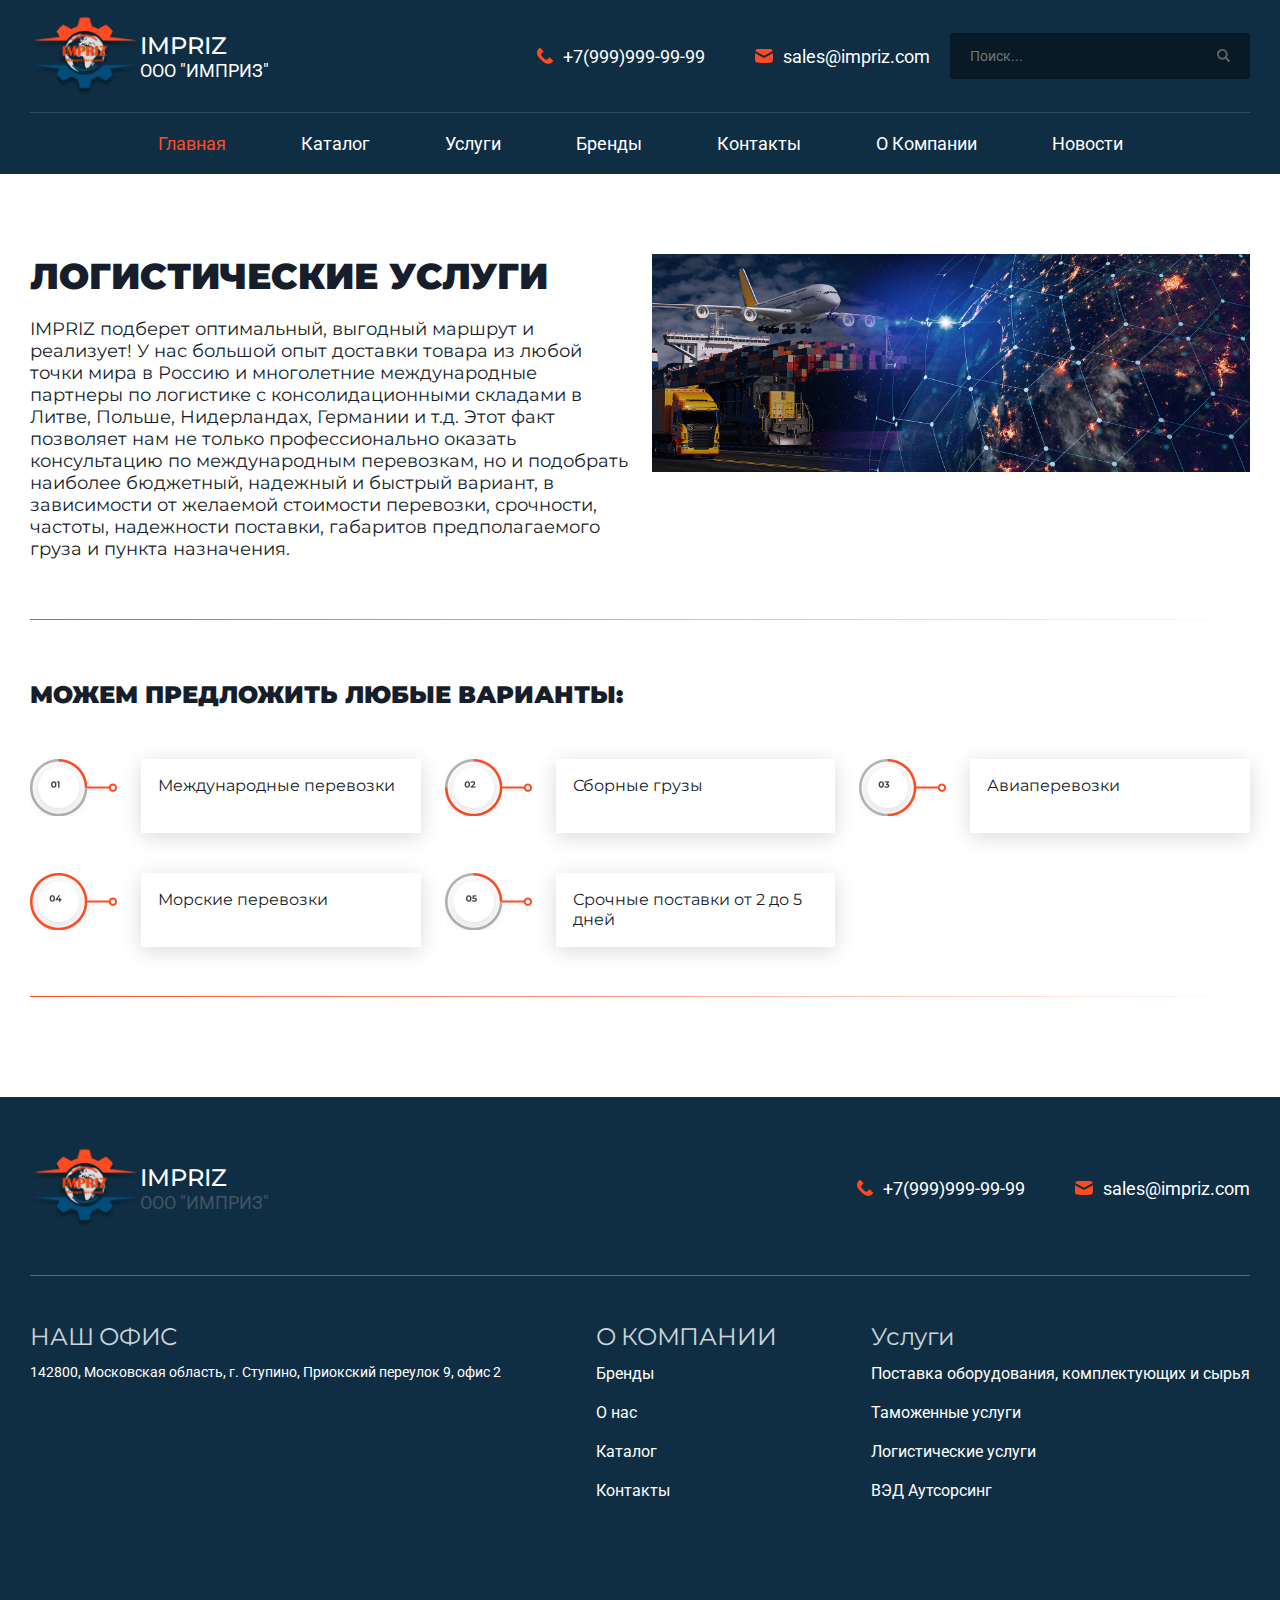
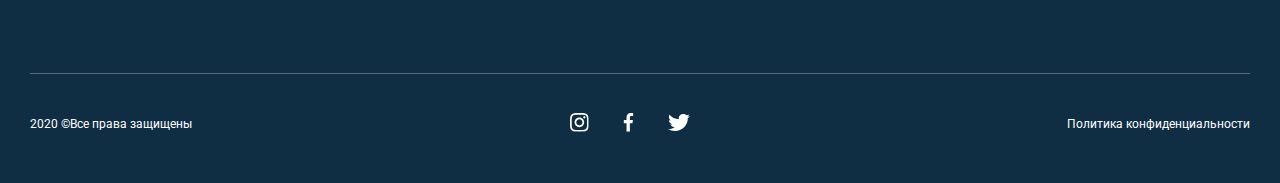
<file: logistics.html>
<!DOCTYPE html>
<html lang="en">
  <head>
    <meta charset="UTF-8" />
    <meta name="viewport" content="width=device-width, initial-scale=1.0" />
    <meta http-equiv="X-UA-Compatible" content="ie=edge" />
    <title>Document</title>
    <meta name="author" content="Yuriy Zudikhin" />
    <link rel="stylesheet" href="css/style.css" />
    <link rel="stylesheet" href="css/slick.css">
  </head>

  <body>

    <header class="header">
      <div class="container">
        <div class="header_mobile">

          <div class="header_mobile_top">
            <a class="header_mobile_top_logo" href="#">
              <img src="img/header/logo.png" alt="">
              <div class="header_mobile_top_logo_text">
                <span>IMPRIZ</span>
                <p>ООО "ИМПРИЗ"</p>
              </div>
            </a>
            <button class="header_mobile_top_btn">
              <span></span>
              <span></span>
              <span></span>
            </button>
          </div>
          
          <div class="header_mobile_mid">
            <a href="tel:+7(999)999-99-99"><img src="img/header/tel.svg" alt="">+7(999)999-99-99</a>
            <a href="mailto:sales@impriz.com"><img src="img/header/mail.svg" alt="">sales@impriz.com</a>
          </div>

          <div class="header_mobile_search">
            <form action="/search" method="get"> 
              <input type="text" placeholder="Поиск..."> 
              <button type="submit"><img src="img/header/search.svg" alt=""></button>
            </form>
          </div>

        </div>
        <div class="header_desktop">
          <div class="header_desktop_top">
            <a class="header_desktop_top_logo" href="#">
              <img src="img/header/logo.png" alt="">
              <div class="header_desktop_top_logo_text">
                <span>IMPRIZ</span>
                <p>ООО "ИМПРИЗ"</p>
              </div>
            </a>
            <div class="header_desktop_top_other">
              <a class="header_desktop_top_other_link" href="tel:+7(999)999-99-99">
                <img src="img/header/tel.svg" alt="">
                +7(999)999-99-99
              </a>
              <a class="header_desktop_top_other_link header_desktop_top_other_link-mail" href="mailto:sales@impriz.com">
                <img src="img/header/mail.svg" alt="">
                sales@impriz.com
              </a>
              <div class="header_desktop_top_other_form">
                <form action="/search" method="get"> 
                  <input type="text" placeholder="Поиск..."> 
                  <button type="submit"><img src="img/header/search.svg" alt=""></button>
                </form>
              </div>
            </div>
          </div>
          <div class="header_desktop_bottom">
            <ul>
              <li>
                <a class="active" href="#">Главная</a>
              </li>
              <li>
                <a href="#">Каталог</a>
              </li>
              <li>
                <a href="#">Услуги</a>
              </li>
              <li>
                <a href="#">Бренды</a>
              </li>
              <li>
                <a href="#">Контакты</a>
              </li>
              <li>
                <a href="#">О Компании</a>
              </li>
              <li>
                <a href="#">Новости</a>
              </li>
            </ul>
          </div>
        </div>
      </div>
    </header>

    <section class="logistics">
      <div class="container">

        <div class="logistics_top">
          <div class="logistics_top_text">
            <h2>Логистические услуги</h2>
            <p>IMPRIZ подберет оптимальный, выгодный маршрут и реализует! У нас большой опыт доставки товара из любой точки мира в Россию и многолетние международные партнеры по логистике с консолидационными складами в Литве, Польше, Нидерландах, Германии и т.д. Этот факт позволяет нам не только профессионально оказать консультацию по международным перевозкам, но и подобрать наиболее бюджетный, надежный и быстрый вариант, в зависимости от желаемой стоимости перевозки, срочности, частоты, надежности поставки, габаритов предполагаемого груза и пункта назначения.</p>
          </div>
          <div class="logistics_top_img">
            <img src="img/logistics/background.png" alt="">
          </div>
        </div>

        <div class="logistics_list">
          <div class="logistics_list_title">
            <h3>Можем предложить любые варианты:</h3>
          </div>
          <div class="logistics_list_block">

            <div class="logistics_list_block_item">
              <img src="img/supply/1.png" alt="">
              <div class="logistics_list_block_item_text">
                <p>Международные перевозки</p>
              </div>
            </div>

            <div class="logistics_list_block_item">
              <img src="img/supply/2.png" alt="">
              <div class="logistics_list_block_item_text">
                <p>Сборные грузы</p>
              </div>
            </div>

            <div class="logistics_list_block_item">
              <img src="img/supply/3.png" alt="">
              <div class="logistics_list_block_item_text">
                <p>Авиаперевозки</p>
              </div>
            </div>

            <div class="logistics_list_block_item">
              <img src="img/supply/4.png" alt="">
              <div class="logistics_list_block_item_text">
                <p>Морские перевозки</p>
              </div>
            </div>

            <div class="logistics_list_block_item">
              <img src="img/supply/5.png" alt="">
              <div class="logistics_list_block_item_text">
                <p>Срочные поставки от 2 до 5 дней</p>
              </div>
            </div>

          </div>
        </div>

      </div>
    </section>

    <footer class="footer">
      <div class="footer_dropdown">
        <ul>
          <li>
            <a class="active" href="#">Главная</a>
          </li>
          <li>
            <a href="#">Каталог</a>
          </li>
          <li>
            <a href="#">Услуги</a>
          </li>
          <li>
            <a href="#">Бренды</a>
          </li>
          <li>
            <a href="#">Контакты</a>
          </li>
          <li>
            <a href="#">О Компании</a>
          </li>
          <li>
            <a href="#">Новости</a>
          </li>
        </ul>
      </div>
      <div class="container">
        <div class="footer_block">

          <div class="footer_block_top_mob">
            <a class="footer_block_top_mob_logo" href="/">
              <img src="img/header/logo.png" alt="">
              <div class="footer_block_top_mob_logo_text">
                <span>IMPRIZ</span>
                <p>ООО "ИМПРИЗ"</p>
              </div>
            </a>
            <button class="footer_block_top_mob_btn">
              <span></span>
              <span></span>
              <span></span>
            </button>
          </div>
          <div class="footer_block_top_desktop">
            <a class="footer_block_top_desktop_logo" href="/">
              <img src="img/header/logo.png" alt="">
              <div class="footer_block_top_desktop_logo_text">
                <span>IMPRIZ</span>
                <p>ООО "ИМПРИЗ"</p>
              </div>
            </a>
            <div class="footer_block_top_desktop_social">
              <a href="tel:+7(999)999-99-99">
                <img src="img/header/tel.svg" alt=""> +7(999)999-99-99
              </a>
              <a href="mailto:sales@impriz.com">
                <img src="img/header/mail.svg" alt="">
                sales@impriz.com
              </a>
            </div>
          </div>
          <div class="footer_block_social">
            <a href="tel:+7(999)999-99-99">
              <img src="img/header/tel.svg" alt=""> 
              +7(999)999-99-99
            </a>
            <a href="mailto:sales@impriz.com">
              <img src="img/header/mail.svg" alt="">
              sales@impriz.com
            </a>
          </div>

          <div class="footer_content">
            <div class="footer_content_left">
              <h3>НАШ ОФИС</h3>
              <p>142800, Московская область, г. Ступино, Приокский переулок 9, офис 2</p>
              <div class="footer_content_left_map">
                <iframe src="https://yandex.ua/map-widget/v1/?um=constructor%3A568609fade12e60fb0eb40df6cb9e25fb7806af0721d3dfb99544931e0a73b6f&amp;source=constructor" width="100%" height="240" frameborder="0"></iframe>
              </div>
            </div>
            <div class="footer_content_center">
              <h3>О КОМПАНИИ</h3>
              <ul>
                <li>
                  <a href="#">Бренды</a>
                </li>
                <li>
                  <a href="#">О нас</a>
                </li>
                <li>
                  <a href="#">Каталог</a>
                </li>
                <li>
                  <a href="#">Контакты</a>
                </li>
              </ul>
            </div>
            <div class="footer_content_right">
              <h3>Услуги</h3>
              <ul>
                <li>
                  <a href="#">Поставка оборудования, комплектующих и сырья</a>
                </li>
                <li>
                  <a href="#">Таможенные услуги</a>
                </li>
                <li>
                  <a href="#">Логистические услуги</a>
                </li>
                <li>
                  <a href="#">ВЭД Аутсорсинг</a>
                </li>
              </ul>
            </div>
          </div>

          <div class="footer_bottom">
            <p>2020 ©Все права защищены</p>
            <ul>
              <li>
                <a href="#"><img src="img/footer/insta.svg" alt=""></a>
              </li>
              <li>
                <a href="#"><img src="img/footer/facebook.svg" alt=""></a>
              </li>
              <li>
                <a href="#"><img src="img/footer/twitter.svg" alt=""></a>
              </li>
            </ul>
            <a class="footer_bottom_politic" href="#">Политика конфиденциальности</a>
          </div>

        </div>
      </div>
    </footer>

    <div class="header_dropdown">
      <ul>
        <li>
          <a class="active" href="#">Главная</a>
        </li>
        <li>
          <a href="#">Каталог</a>
        </li>
        <li>
          <a href="#">Услуги</a>
        </li>
        <li>
          <a href="#">Бренды</a>
        </li>
        <li>
          <a href="#">Контакты</a>
        </li>
        <li>
          <a href="#">О Компании</a>
        </li>
        <li>
          <a href="#">Новости</a>
        </li>
      </ul>
      <div class="header_dropdown_social">
        <a href="tel:+7(999)999-99-99">
          <img src="img/header/tel.svg" alt="">
          +7(999)999-99-99
        </a>
        <a href="mailto:sales@impriz.com">
          <img src="img/header/mail.svg" alt="">
          sales@impriz.com
        </a>
      </div>
    </div>

    <div class="back_modal"></div>

    <script src="js/jquery-3.6.0.min.js"></script>
    <script src="js/slick.js"></script>
    <script src="js/main.js"></script>   

  </body>

</html>
</file>
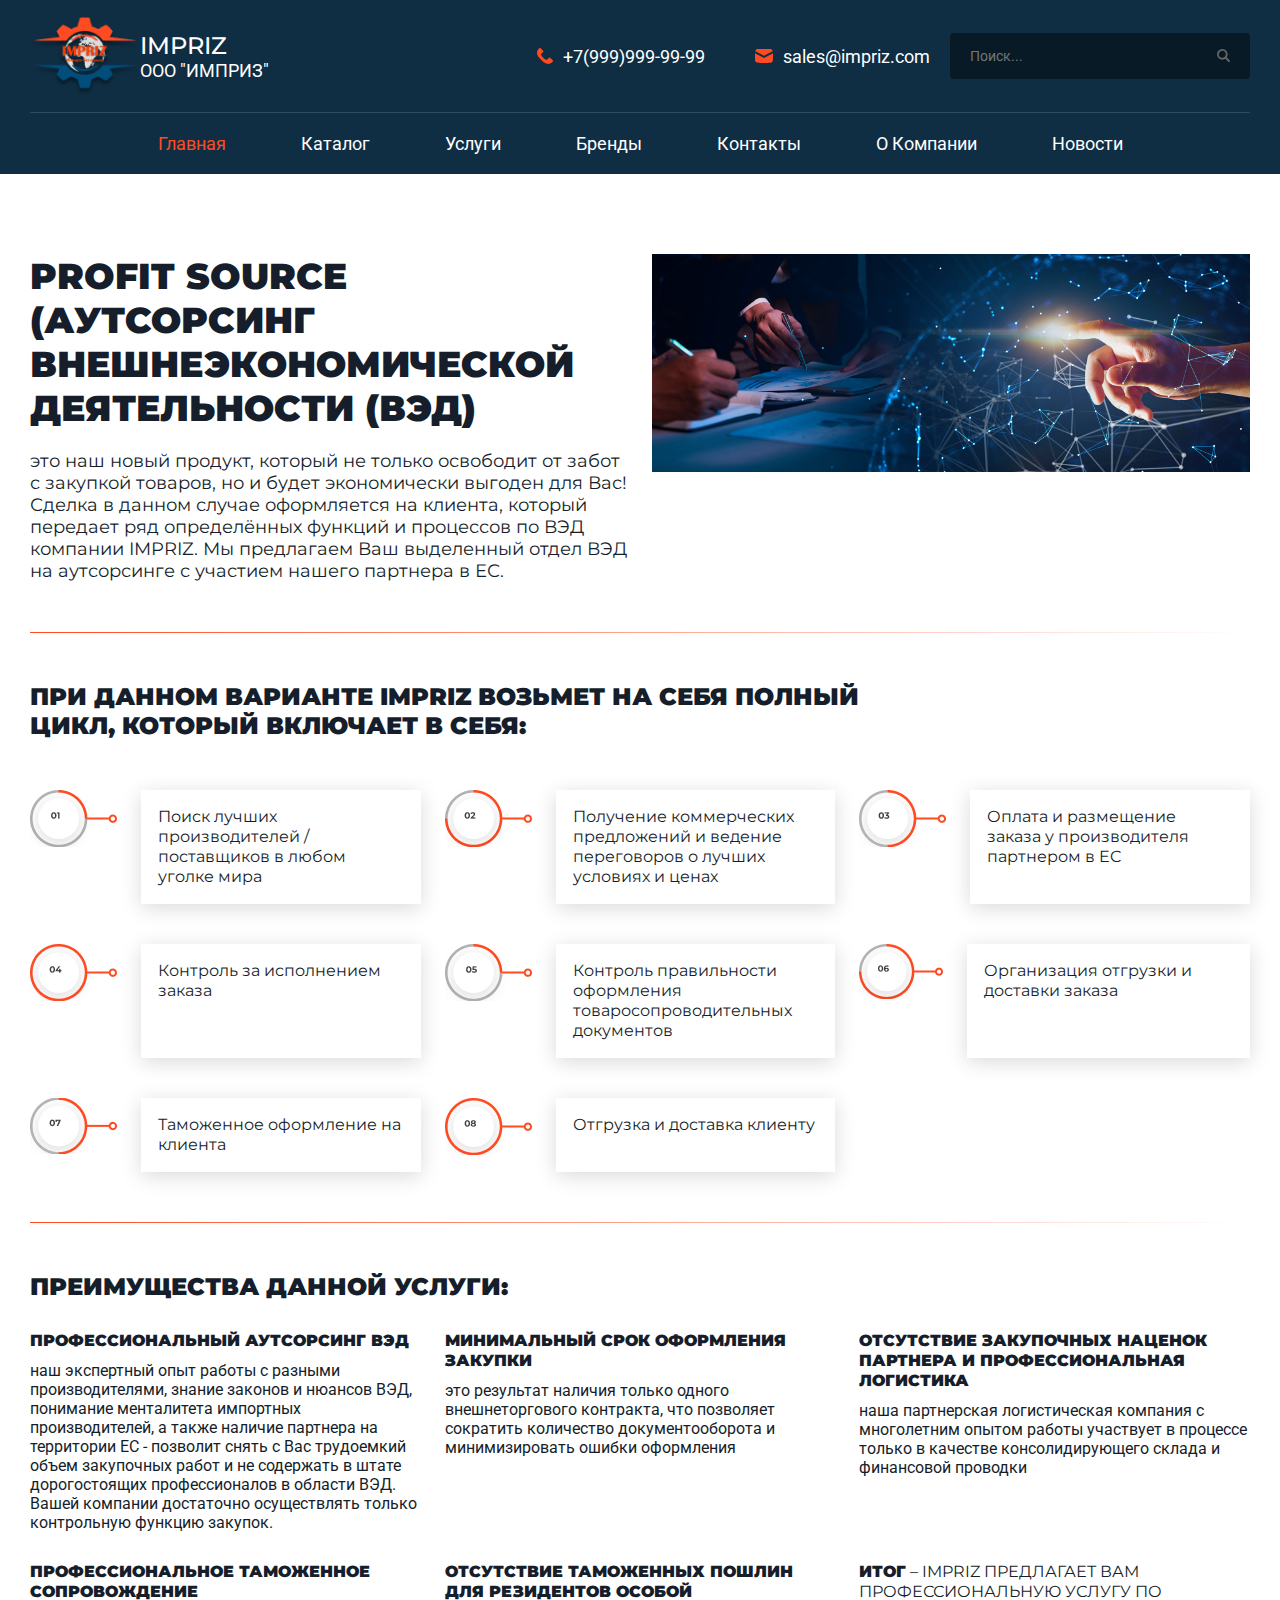
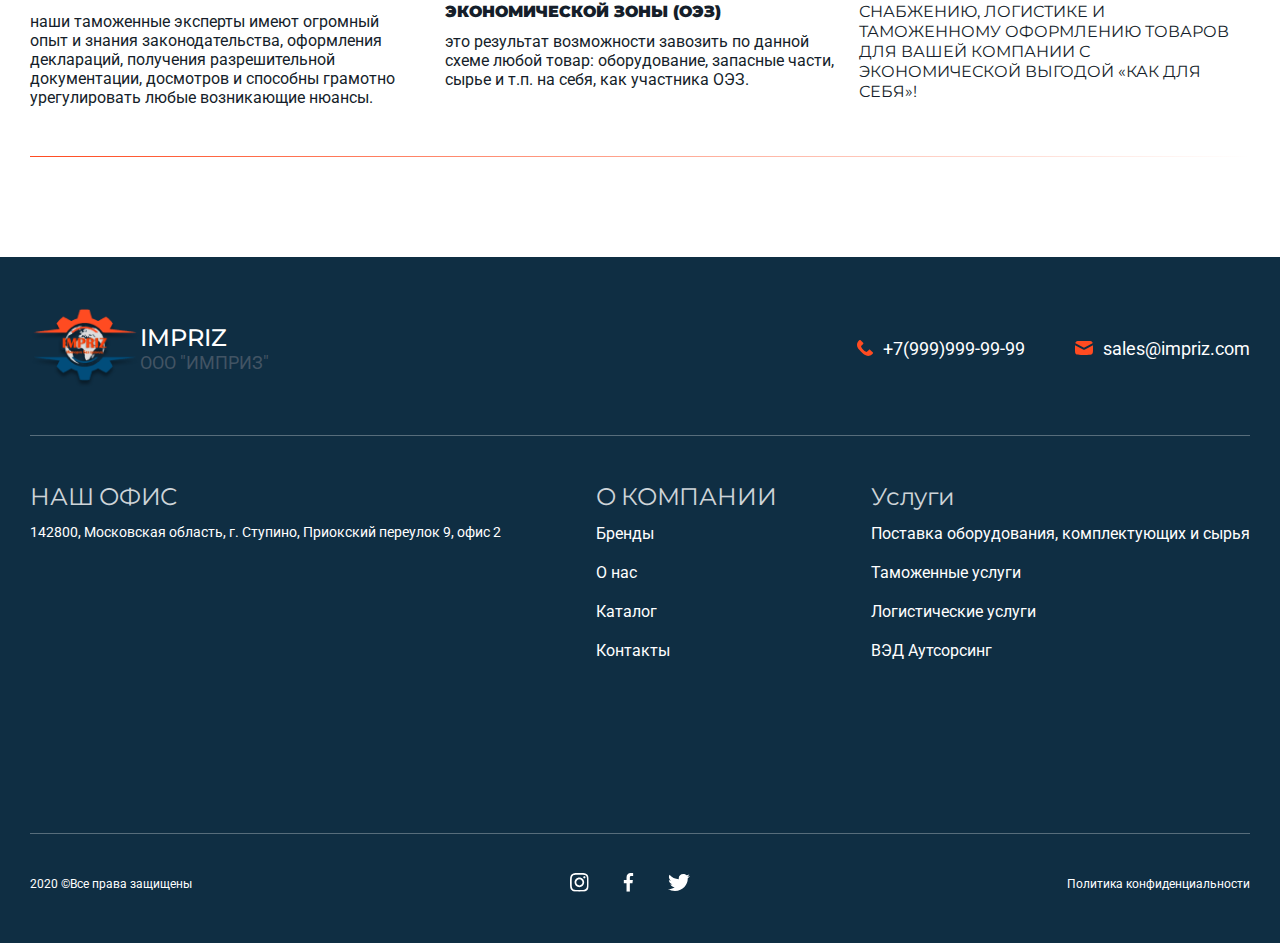
<file: outsourcing.html>
<!DOCTYPE html>
<html lang="en">
  <head>
    <meta charset="UTF-8" />
    <meta name="viewport" content="width=device-width, initial-scale=1.0" />
    <meta http-equiv="X-UA-Compatible" content="ie=edge" />
    <title>Document</title>
    <meta name="author" content="Yuriy Zudikhin" />
    <link rel="stylesheet" href="css/style.css" />
    <link rel="stylesheet" href="css/slick.css">
  </head>

  <body>

    <header class="header">
      <div class="container">
        <div class="header_mobile">

          <div class="header_mobile_top">
            <a class="header_mobile_top_logo" href="#">
              <img src="img/header/logo.png" alt="">
              <div class="header_mobile_top_logo_text">
                <span>IMPRIZ</span>
                <p>ООО "ИМПРИЗ"</p>
              </div>
            </a>
            <button class="header_mobile_top_btn">
              <span></span>
              <span></span>
              <span></span>
            </button>
          </div>
          
          <div class="header_mobile_mid">
            <a href="tel:+7(999)999-99-99"><img src="img/header/tel.svg" alt="">+7(999)999-99-99</a>
            <a href="mailto:sales@impriz.com"><img src="img/header/mail.svg" alt="">sales@impriz.com</a>
          </div>

          <div class="header_mobile_search">
            <form action="/search" method="get"> 
              <input type="text" placeholder="Поиск..."> 
              <button type="submit"><img src="img/header/search.svg" alt=""></button>
            </form>
          </div>

        </div>
        <div class="header_desktop">
          <div class="header_desktop_top">
            <a class="header_desktop_top_logo" href="#">
              <img src="img/header/logo.png" alt="">
              <div class="header_desktop_top_logo_text">
                <span>IMPRIZ</span>
                <p>ООО "ИМПРИЗ"</p>
              </div>
            </a>
            <div class="header_desktop_top_other">
              <a class="header_desktop_top_other_link" href="tel:+7(999)999-99-99">
                <img src="img/header/tel.svg" alt="">
                +7(999)999-99-99
              </a>
              <a class="header_desktop_top_other_link header_desktop_top_other_link-mail" href="mailto:sales@impriz.com">
                <img src="img/header/mail.svg" alt="">
                sales@impriz.com
              </a>
              <div class="header_desktop_top_other_form">
                <form action="/search" method="get"> 
                  <input type="text" placeholder="Поиск..."> 
                  <button type="submit"><img src="img/header/search.svg" alt=""></button>
                </form>
              </div>
            </div>
          </div>
          <div class="header_desktop_bottom">
            <ul>
              <li>
                <a class="active" href="#">Главная</a>
              </li>
              <li>
                <a href="#">Каталог</a>
              </li>
              <li>
                <a href="#">Услуги</a>
              </li>
              <li>
                <a href="#">Бренды</a>
              </li>
              <li>
                <a href="#">Контакты</a>
              </li>
              <li>
                <a href="#">О Компании</a>
              </li>
              <li>
                <a href="#">Новости</a>
              </li>
            </ul>
          </div>
        </div>
      </div>
    </header>

    <section class="outsourcing">
      <div class="container">
        <div class="outsourcing_top">
          <div class="outsourcing_top_text">
            <h2>PROFIT SOURCE (Аутсорсинг внешнеэкономической деятельности (ВЭД)</h2>
            <p>это наш новый продукт, который не только освободит от забот с закупкой товаров, но и будет экономически выгоден для Вас! Сделка в данном случае оформляется на клиента, который передает ряд определённых функций и процессов по ВЭД компании IMPRIZ. Мы предлагаем Ваш выделенный отдел ВЭД на аутсорсинге с участием нашего партнера в ЕС.</p>
          </div>
          <div class="outsourcing_top_img">
            <img src="img/outsourcing/background.png" alt="">
          </div>
        </div>
        <div class="outsourcing_list">
          <div class="outsourcing_list_title">
            <h2>При данном варианте IMPRIZ возьмет на себя полный цикл, который включает в себя:</h2>
          </div>
          <div class="outsourcing_list_block">
            <div class="outsourcing_list_block_item">
              <img src="img/supply/1.png" alt="">
              <div class="outsourcing_list_block_item_text">
                <p>Поиск лучших производителей / поставщиков в любом уголке мира</p>
              </div>
            </div>

            <div class="outsourcing_list_block_item">
              <img src="img/supply/2.png" alt="">
              <div class="outsourcing_list_block_item_text">
                <p>Получение коммерческих предложений и ведение переговоров о лучших условиях и ценах</p>
              </div>
            </div>

            <div class="outsourcing_list_block_item">
              <img src="img/supply/3.png" alt="">
              <div class="outsourcing_list_block_item_text">
                <p>Оплата и размещение заказа у производителя партнером в EC</p>
              </div>
            </div>

            <div class="outsourcing_list_block_item">
              <img src="img/supply/4.png" alt="">
              <div class="outsourcing_list_block_item_text">
                <p>Контроль за исполнением заказа</p>
              </div>
            </div>

            <div class="outsourcing_list_block_item">
              <img src="img/supply/5.png" alt="">
              <div class="outsourcing_list_block_item_text">
                <p>Контроль правильности оформления товаросопроводительных документов</p>
              </div>
            </div>

            <div class="outsourcing_list_block_item">
              <img src="img/supply/6.png" alt="">
              <div class="outsourcing_list_block_item_text">
                <p>Организация отгрузки и доставки заказа</p>
              </div>
            </div>

            <div class="outsourcing_list_block_item">
              <img src="img/supply/7.png" alt="">
              <div class="outsourcing_list_block_item_text">
                <p>Таможенное оформление на клиента</p>
              </div>
            </div>

            <div class="outsourcing_list_block_item">
              <img src="img/supply/8.png" alt="">
              <div class="outsourcing_list_block_item_text">
                <p>Отгрузка и доставка клиенту</p>
              </div>
            </div>

          </div>
        </div>
        <div class="outsourcing_services">
          <div class="outsourcing_services_title">
            <h2>Преимущества данной услуги:</h2>
          </div>
          <div class="outsourcing_services_list">
            <div class="outsourcing_services_list_item">
              <h3>Профессиональный аутсорсинг ВЭД</h3>
              <p>наш экспертный опыт работы с разными производителями, знание законов и нюансов ВЭД,  понимание менталитета импортных производителей, а также наличие партнера на территории EC - позволит снять с Вас трудоемкий объем закупочных работ и не содержать в штате дорогостоящих профессионалов в области ВЭД. Вашей компании достаточно осуществлять только контрольную функцию закупок.</p>
            </div>
            <div class="outsourcing_services_list_item">
              <h3>Минимальный срок оформления закупки</h3>
              <p>это результат наличия только одного внешнеторгового контракта, что позволяет сократить количество документооборота и минимизировать ошибки оформления</p>
            </div>
            <div class="outsourcing_services_list_item">
              <h3>Отсутствие закупочных наценок
                партнера и профессиональная логистика</h3>
              <p>наша партнерская логистическая компания с многолетним опытом работы участвует в процессе только в качестве консолидирующего склада и финансовой проводки</p>
            </div>
            <div class="outsourcing_services_list_item">
              <h3>Профессиональное таможенное сопровождение</h3>
              <p>наши таможенные эксперты имеют огромный опыт и знания законодательства, оформления деклараций, получения разрешительной документации, досмотров и способны грамотно урегулировать любые возникающие нюансы.</p>
            </div>
            <div class="outsourcing_services_list_item">
              <h3>Отсутствие таможенных пошлин для резидентов особой экономической зоны (ОЭЗ) </h3>
              <p>это результат возможности завозить по данной схеме любой товар: оборудование, запасные части, сырье и т.п. на себя, как участника ОЭЗ. </p>
            </div>
            <div class="outsourcing_services_list_item">
              <h4><b>Итог</b> – IMPRIZ предлагает Вам профессиональную услугу по снабжению, логистике и таможенному оформлению товаров для Вашей компании с экономической выгодой «Как для себя»!</h4>
            </div>
          </div>
        </div>
      </div>
    </section>

    <footer class="footer">
      <div class="footer_dropdown">
        <ul>
          <li>
            <a class="active" href="#">Главная</a>
          </li>
          <li>
            <a href="#">Каталог</a>
          </li>
          <li>
            <a href="#">Услуги</a>
          </li>
          <li>
            <a href="#">Бренды</a>
          </li>
          <li>
            <a href="#">Контакты</a>
          </li>
          <li>
            <a href="#">О Компании</a>
          </li>
          <li>
            <a href="#">Новости</a>
          </li>
        </ul>
      </div>
      <div class="container">
        <div class="footer_block">

          <div class="footer_block_top_mob">
            <a class="footer_block_top_mob_logo" href="/">
              <img src="img/header/logo.png" alt="">
              <div class="footer_block_top_mob_logo_text">
                <span>IMPRIZ</span>
                <p>ООО "ИМПРИЗ"</p>
              </div>
            </a>
            <button class="footer_block_top_mob_btn">
              <span></span>
              <span></span>
              <span></span>
            </button>
          </div>
          <div class="footer_block_top_desktop">
            <a class="footer_block_top_desktop_logo" href="/">
              <img src="img/header/logo.png" alt="">
              <div class="footer_block_top_desktop_logo_text">
                <span>IMPRIZ</span>
                <p>ООО "ИМПРИЗ"</p>
              </div>
            </a>
            <div class="footer_block_top_desktop_social">
              <a href="tel:+7(999)999-99-99">
                <img src="img/header/tel.svg" alt=""> +7(999)999-99-99
              </a>
              <a href="mailto:sales@impriz.com">
                <img src="img/header/mail.svg" alt="">
                sales@impriz.com
              </a>
            </div>
          </div>
          <div class="footer_block_social">
            <a href="tel:+7(999)999-99-99">
              <img src="img/header/tel.svg" alt=""> 
              +7(999)999-99-99
            </a>
            <a href="mailto:sales@impriz.com">
              <img src="img/header/mail.svg" alt="">
              sales@impriz.com
            </a>
          </div>

          <div class="footer_content">
            <div class="footer_content_left">
              <h3>НАШ ОФИС</h3>
              <p>142800, Московская область, г. Ступино, Приокский переулок 9, офис 2</p>
              <div class="footer_content_left_map">
                <iframe src="https://yandex.ua/map-widget/v1/?um=constructor%3A568609fade12e60fb0eb40df6cb9e25fb7806af0721d3dfb99544931e0a73b6f&amp;source=constructor" width="100%" height="240" frameborder="0"></iframe>
              </div>
            </div>
            <div class="footer_content_center">
              <h3>О КОМПАНИИ</h3>
              <ul>
                <li>
                  <a href="#">Бренды</a>
                </li>
                <li>
                  <a href="#">О нас</a>
                </li>
                <li>
                  <a href="#">Каталог</a>
                </li>
                <li>
                  <a href="#">Контакты</a>
                </li>
              </ul>
            </div>
            <div class="footer_content_right">
              <h3>Услуги</h3>
              <ul>
                <li>
                  <a href="#">Поставка оборудования, комплектующих и сырья</a>
                </li>
                <li>
                  <a href="#">Таможенные услуги</a>
                </li>
                <li>
                  <a href="#">Логистические услуги</a>
                </li>
                <li>
                  <a href="#">ВЭД Аутсорсинг</a>
                </li>
              </ul>
            </div>
          </div>

          <div class="footer_bottom">
            <p>2020 ©Все права защищены</p>
            <ul>
              <li>
                <a href="#"><img src="img/footer/insta.svg" alt=""></a>
              </li>
              <li>
                <a href="#"><img src="img/footer/facebook.svg" alt=""></a>
              </li>
              <li>
                <a href="#"><img src="img/footer/twitter.svg" alt=""></a>
              </li>
            </ul>
            <a class="footer_bottom_politic" href="#">Политика конфиденциальности</a>
          </div>

        </div>
      </div>
    </footer>

    <div class="header_dropdown">
      <ul>
        <li>
          <a class="active" href="#">Главная</a>
        </li>
        <li>
          <a href="#">Каталог</a>
        </li>
        <li>
          <a href="#">Услуги</a>
        </li>
        <li>
          <a href="#">Бренды</a>
        </li>
        <li>
          <a href="#">Контакты</a>
        </li>
        <li>
          <a href="#">О Компании</a>
        </li>
        <li>
          <a href="#">Новости</a>
        </li>
      </ul>
      <div class="header_dropdown_social">
        <a href="tel:+7(999)999-99-99">
          <img src="img/header/tel.svg" alt="">
          +7(999)999-99-99
        </a>
        <a href="mailto:sales@impriz.com">
          <img src="img/header/mail.svg" alt="">
          sales@impriz.com
        </a>
      </div>
    </div>

    <div class="back_modal"></div>

    <script src="js/jquery-3.6.0.min.js"></script>
    <script src="js/slick.js"></script>
    <script src="js/main.js"></script>   

  </body>

</html>
</file>
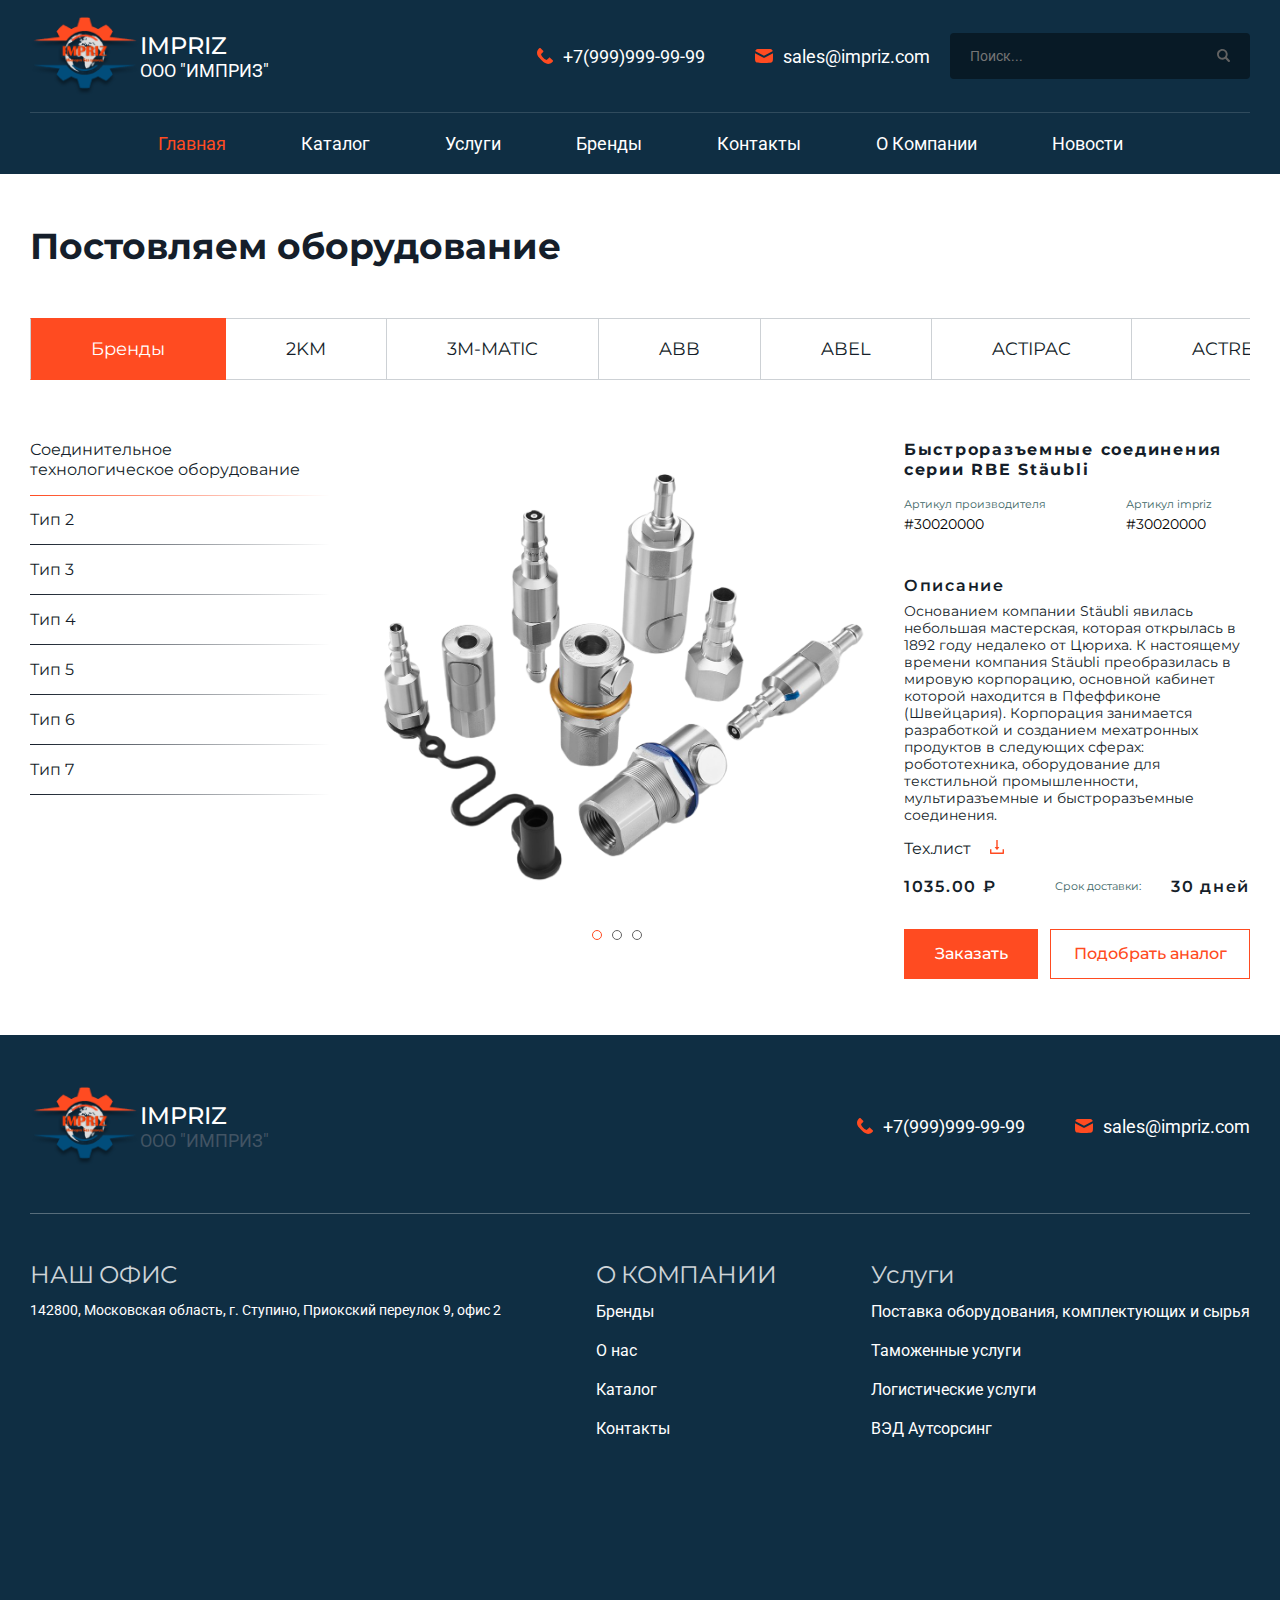
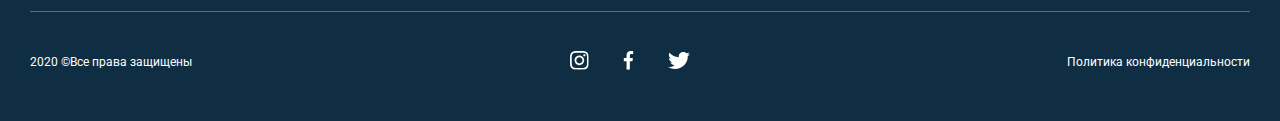
<file: product.html>
<!DOCTYPE html>
<html lang="en">
  <head>
    <meta charset="UTF-8" />
    <meta name="viewport" content="width=device-width, initial-scale=1.0" />
    <meta http-equiv="X-UA-Compatible" content="ie=edge" />
    <title>Document</title>
    <meta name="author" content="Yuriy Zudikhin" />
    <link rel="stylesheet" href="css/style.css" />
    <link rel="stylesheet" href="css/slick.css">
  </head>

  <body>

    <header class="header">
      <div class="container">
        <div class="header_mobile">

          <div class="header_mobile_top">
            <a class="header_mobile_top_logo" href="#">
              <img src="img/header/logo.png" alt="">
              <div class="header_mobile_top_logo_text">
                <span>IMPRIZ</span>
                <p>ООО "ИМПРИЗ"</p>
              </div>
            </a>
            <button class="header_mobile_top_btn">
              <span></span>
              <span></span>
              <span></span>
            </button>
          </div>
          
          <div class="header_mobile_mid">
            <a href="tel:+7(999)999-99-99"><img src="img/header/tel.svg" alt="">+7(999)999-99-99</a>
            <a href="mailto:sales@impriz.com"><img src="img/header/mail.svg" alt="">sales@impriz.com</a>
          </div>

          <div class="header_mobile_search">
            <form action="/search" method="get"> 
              <input type="text" placeholder="Поиск..."> 
              <button type="submit"><img src="img/header/search.svg" alt=""></button>
            </form>
          </div>

        </div>
        <div class="header_desktop">
          <div class="header_desktop_top">
            <a class="header_desktop_top_logo" href="#">
              <img src="img/header/logo.png" alt="">
              <div class="header_desktop_top_logo_text">
                <span>IMPRIZ</span>
                <p>ООО "ИМПРИЗ"</p>
              </div>
            </a>
            <div class="header_desktop_top_other">
              <a class="header_desktop_top_other_link" href="tel:+7(999)999-99-99">
                <img src="img/header/tel.svg" alt="">
                +7(999)999-99-99
              </a>
              <a class="header_desktop_top_other_link header_desktop_top_other_link-mail" href="mailto:sales@impriz.com">
                <img src="img/header/mail.svg" alt="">
                sales@impriz.com
              </a>
              <div class="header_desktop_top_other_form">
                <form action="/search" method="get"> 
                  <input type="text" placeholder="Поиск..."> 
                  <button type="submit"><img src="img/header/search.svg" alt=""></button>
                </form>
              </div>
            </div>
          </div>
          <div class="header_desktop_bottom">
            <ul>
              <li>
                <a class="active" href="#">Главная</a>
              </li>
              <li>
                <a href="#">Каталог</a>
              </li>
              <li>
                <a href="#">Услуги</a>
              </li>
              <li>
                <a href="#">Бренды</a>
              </li>
              <li>
                <a href="#">Контакты</a>
              </li>
              <li>
                <a href="#">О Компании</a>
              </li>
              <li>
                <a href="#">Новости</a>
              </li>
            </ul>
          </div>
        </div>
      </div>
    </header>

    <section class="product">

      <div class="product_category">
        <div class="product_category_title">
          <h4>Категории</h4>
        </div>
        <div class="product_category_content">
          <ul class="product_category_content_list">
            <li class="has_child">
              <a href="#">Упаковочное оборудование (включая з/ч)</a>
              <button class="button_drop"><img src="img/equipment/arrow.svg" alt=""></button>
              <ul class="product_category_content_list_sub">
                <li>
                  <a href="#">Текст</a>
                </li>
                <li>
                  <a href="#">Текст</a>
                </li>
                <li>
                  <a href="#">Текст</a>
                </li>
                <li>
                  <a href="#">Текст</a>
                </li>
                <li>
                  <a href="#">Текст</a>
                </li>
              </ul>
            </li>

            <li class="has_child">
              <a class="active" href="#">Конвейерное оборудование  (включая з/ч)</a>
              <button class="button_drop"><img src="img/equipment/arrow.svg" alt=""></button>
              <ul class="product_category_content_list_sub">
                <li>
                  <a href="#">Текст</a>
                </li>
                <li>
                  <a href="#">Текст</a>
                </li>
                <li>
                  <a href="#">Текст</a>
                </li>
                <li>
                  <a href="#">Текст</a>
                </li>
                <li>
                  <a href="#">Текст</a>
                </li>
              </ul>
            </li>

            <li class="has_child">
              <a href="#">Подъемно-транспортное оборудование  (включая з/ч)</a>
              <button class="button_drop"><img src="img/equipment/arrow.svg" alt=""></button>
              <ul class="product_category_content_list_sub">
                <li>
                  <a href="#">Текст</a>
                </li>
                <li>
                  <a href="#">Текст</a>
                </li>
                <li>
                  <a href="#">Текст</a>
                </li>
                <li>
                  <a href="#">Текст</a>
                </li>
                <li>
                  <a href="#">Текст</a>
                </li>
              </ul>
            </li>

            <li class="has_child">
              <a href="#">Прочее технологическое оборудование  (включая з/ч)</a>
              <button class="button_drop"><img src="img/equipment/arrow.svg" alt=""></button>
              <ul class="product_category_content_list_sub">
                <li>
                  <a href="#">Текст</a>
                </li>
                <li>
                  <a href="#">Текст</a>
                </li>
                <li>
                  <a href="#">Текст</a>
                </li>
                <li>
                  <a href="#">Текст</a>
                </li>
                <li>
                  <a href="#">Текст</a>
                </li>
              </ul>
            </li>

            <li class="has_child">
              <a href="#">Машины электрические (электродвигатели, генераторы и з/ч к ним)</a>
              <button class="button_drop"><img src="img/equipment/arrow.svg" alt=""></button>
              <ul class="product_category_content_list_sub">
                <li>
                  <a href="#">Текст</a>
                </li>
                <li>
                  <a href="#">Текст</a>
                </li>
                <li>
                  <a href="#">Текст</a>
                </li>
                <li>
                  <a href="#">Текст</a>
                </li>
                <li>
                  <a href="#">Текст</a>
                </li>
              </ul>
            </li>

            <li class="has_child">
              <a href="#">Редукторы и вариаторы</a>
              <button class="button_drop"><img src="img/equipment/arrow.svg" alt=""></button>
              <ul class="product_category_content_list_sub">
                <li>
                  <a href="#">Текст</a>
                </li>
                <li>
                  <a href="#">Текст</a>
                </li>
                <li>
                  <a href="#">Текст</a>
                </li>
                <li>
                  <a href="#">Текст</a>
                </li>
                <li>
                  <a href="#">Текст</a>
                </li>
              </ul>
            </li>

            <li class="has_child">
              <a href="#">Насосы, компрессоры (включая з/ч)</a>
              <button class="button_drop"><img src="img/equipment/arrow.svg" alt=""></button>
              <ul class="product_category_content_list_sub">
                <li>
                  <a href="#">Текст</a>
                </li>
                <li>
                  <a href="#">Текст</a>
                </li>
                <li>
                  <a href="#">Текст</a>
                </li>
                <li>
                  <a href="#">Текст</a>
                </li>
                <li>
                  <a href="#">Текст</a>
                </li>
              </ul>
            </li>

            <li class="has_child">
              <a href="#">Гидроприводы и гидроавтоматика</a>
              <button class="button_drop"><img src="img/equipment/arrow.svg" alt=""></button>
              <ul class="product_category_content_list_sub">
                <li>
                  <a href="#">Текст</a>
                </li>
                <li>
                  <a href="#">Текст</a>
                </li>
                <li>
                  <a href="#">Текст</a>
                </li>
                <li>
                  <a href="#">Текст</a>
                </li>
                <li>
                  <a href="#">Текст</a>
                </li>
              </ul>
            </li>

            <li class="has_child">
              <a href="#">Пневмоприводы и пневмоавтоматика</a>
              <button class="button_drop"><img src="img/equipment/arrow.svg" alt=""></button>
              <ul class="product_category_content_list_sub">
                <li>
                  <a href="#">Текст</a>
                </li>
                <li>
                  <a href="#">Текст</a>
                </li>
                <li>
                  <a href="#">Текст</a>
                </li>
                <li>
                  <a href="#">Текст</a>
                </li>
                <li>
                  <a href="#">Текст</a>
                </li>
              </ul>
            </li>

            <li class="has_child">
              <a href="#">Фильтрующие устройства</a>
              <button class="button_drop"><img src="img/equipment/arrow.svg" alt=""></button>
              <ul class="product_category_content_list_sub">
                <li>
                  <a href="#">Текст</a>
                </li>
                <li>
                  <a href="#">Текст</a>
                </li>
                <li>
                  <a href="#">Текст</a>
                </li>
                <li>
                  <a href="#">Текст</a>
                </li>
                <li>
                  <a href="#">Текст</a>
                </li>
              </ul>
            </li>

            <li class="has_child">
              <a href="#">Соединительное технологическое оборудование (БРС и прочее)</a>
              <button class="button_drop"><img src="img/equipment/arrow.svg" alt=""></button>
              <ul class="product_category_content_list_sub">
                <li>
                  <a href="#">Текст</a>
                </li>
                <li>
                  <a href="#">Текст</a>
                </li>
                <li>
                  <a href="#">Текст</a>
                </li>
                <li>
                  <a href="#">Текст</a>
                </li>
                <li>
                  <a href="#">Текст</a>
                </li>
              </ul>
            </li>

            <li class="has_child">
              <a href="#">Арматура промышленная трубопроводная</a>
              <button class="button_drop"><img src="img/equipment/arrow.svg" alt=""></button>
              <ul class="product_category_content_list_sub">
                <li>
                  <a href="#">Текст</a>
                </li>
                <li>
                  <a href="#">Текст</a>
                </li>
                <li>
                  <a href="#">Текст</a>
                </li>
                <li>
                  <a href="#">Текст</a>
                </li>
                <li>
                  <a href="#">Текст</a>
                </li>
              </ul>
            </li>

            <li class="has_child">
              <a href="#">Кабельная продукция</a>
              <button class="button_drop"><img src="img/equipment/arrow.svg" alt=""></button>
              <ul class="product_category_content_list_sub">
                <li>
                  <a href="#">Текст</a>
                </li>
                <li>
                  <a href="#">Текст</a>
                </li>
                <li>
                  <a href="#">Текст</a>
                </li>
                <li>
                  <a href="#">Текст</a>
                </li>
                <li>
                  <a href="#">Текст</a>
                </li>
              </ul>
            </li>

            <li class="has_child">
              <a href="#">Узлы и детали общемашиностроительного применения (муфты, корпуса, втулки, фланцы, шкивы, валы, оси и прочее)</a>
              <button class="button_drop"><img src="img/equipment/arrow.svg" alt=""></button>
              <ul class="product_category_content_list_sub">
                <li>
                  <a href="#">Текст</a>
                </li>
                <li>
                  <a href="#">Текст</a>
                </li>
                <li>
                  <a href="#">Текст</a>
                </li>
                <li>
                  <a href="#">Текст</a>
                </li>
                <li>
                  <a href="#">Текст</a>
                </li>
              </ul>
            </li>

            <li class="has_child">
              <a href="#">Электротехническое оборудование (трансформаторы, преобразователи, выключатели, реле, контакторы, пускатели и прочее)</a>
              <button class="button_drop"><img src="img/equipment/arrow.svg" alt=""></button>
              <ul class="product_category_content_list_sub">
                <li>
                  <a href="#">Текст</a>
                </li>
                <li>
                  <a href="#">Текст</a>
                </li>
                <li>
                  <a href="#">Текст</a>
                </li>
                <li>
                  <a href="#">Текст</a>
                </li>
                <li>
                  <a href="#">Текст</a>
                </li>
              </ul>
            </li>

            <li class="has_child">
              <a href="#">Светотехническое оборудование</a>
              <button class="button_drop"><img src="img/equipment/arrow.svg" alt=""></button>
              <ul class="product_category_content_list_sub">
                <li>
                  <a href="#">Текст</a>
                </li>
                <li>
                  <a href="#">Текст</a>
                </li>
                <li>
                  <a href="#">Текст</a>
                </li>
                <li>
                  <a href="#">Текст</a>
                </li>
                <li>
                  <a href="#">Текст</a>
                </li>
              </ul>
            </li>

            <li class="has_child">
              <a href="#">КИП и автоматизация</a>
              <button class="button_drop"><img src="img/equipment/arrow.svg" alt=""></button>
              <ul class="product_category_content_list_sub">
                <li>
                  <a href="#">Текст</a>
                </li>
                <li>
                  <a href="#">Текст</a>
                </li>
                <li>
                  <a href="#">Текст</a>
                </li>
                <li>
                  <a href="#">Текст</a>
                </li>
                <li>
                  <a href="#">Текст</a>
                </li>
              </ul>
            </li>

            <li class="has_child">
              <a href="#">Электронная техника (резисторы, конденсаторы и прочее)</a>
              <button class="button_drop"><img src="img/equipment/arrow.svg" alt=""></button>
              <ul class="product_category_content_list_sub">
                <li>
                  <a href="#">Текст</a>
                </li>
                <li>
                  <a href="#">Текст</a>
                </li>
                <li>
                  <a href="#">Текст</a>
                </li>
                <li>
                  <a href="#">Текст</a>
                </li>
                <li>
                  <a href="#">Текст</a>
                </li>
              </ul>
            </li>

            <li class="has_child">
              <a href="#">Масла и смазки, смазочное оборудование</a>
              <button class="button_drop"><img src="img/equipment/arrow.svg" alt=""></button>
              <ul class="product_category_content_list_sub">
                <li>
                  <a href="#">Текст</a>
                </li>
                <li>
                  <a href="#">Текст</a>
                </li>
                <li>
                  <a href="#">Текст</a>
                </li>
                <li>
                  <a href="#">Текст</a>
                </li>
                <li>
                  <a href="#">Текст</a>
                </li>
              </ul>
            </li>

            <li class="has_child">
              <a href="#">Металлоизделия промышленного назначения (проволока, ленты, электроды, сетки, ленты, ножи, шпильки и прочее)</a>
              <button class="button_drop"><img src="img/equipment/arrow.svg" alt=""></button>
              <ul class="product_category_content_list_sub">
                <li>
                  <a href="#">Текст</a>
                </li>
                <li>
                  <a href="#">Текст</a>
                </li>
                <li>
                  <a href="#">Текст</a>
                </li>
                <li>
                  <a href="#">Текст</a>
                </li>
                <li>
                  <a href="#">Текст</a>
                </li>
              </ul>
            </li>

            <li class="has_child">
              <a href="#">Трубы стальные</a>
              <button class="button_drop"><img src="img/equipment/arrow.svg" alt=""></button>
              <ul class="product_category_content_list_sub">
                <li>
                  <a href="#">Текст</a>
                </li>
                <li>
                  <a href="#">Текст</a>
                </li>
                <li>
                  <a href="#">Текст</a>
                </li>
                <li>
                  <a href="#">Текст</a>
                </li>
                <li>
                  <a href="#">Текст</a>
                </li>
              </ul>
            </li>

            <li class="has_child">
              <a href="#">Крепежные изделия общемашинного применения</a>
              <button class="button_drop"><img src="img/equipment/arrow.svg" alt=""></button>
              <ul class="product_category_content_list_sub">
                <li>
                  <a href="#">Текст</a>
                </li>
                <li>
                  <a href="#">Текст</a>
                </li>
                <li>
                  <a href="#">Текст</a>
                </li>
                <li>
                  <a href="#">Текст</a>
                </li>
                <li>
                  <a href="#">Текст</a>
                </li>
              </ul>
            </li>

            <li class="has_child">
              <a href="#">Подшипники</a>
              <button class="button_drop"><img src="img/equipment/arrow.svg" alt=""></button>
              <ul class="product_category_content_list_sub">
                <li>
                  <a href="#">Текст</a>
                </li>
                <li>
                  <a href="#">Текст</a>
                </li>
                <li>
                  <a href="#">Текст</a>
                </li>
                <li>
                  <a href="#">Текст</a>
                </li>
                <li>
                  <a href="#">Текст</a>
                </li>
              </ul>
            </li>

            <li class="has_child">
              <a href="#">Продукция резинотехническая (рукова, ремни, ленты)</a>
              <button class="button_drop"><img src="img/equipment/arrow.svg" alt=""></button>
              <ul class="product_category_content_list_sub">
                <li>
                  <a href="#">Текст</a>
                </li>
                <li>
                  <a href="#">Текст</a>
                </li>
                <li>
                  <a href="#">Текст</a>
                </li>
                <li>
                  <a href="#">Текст</a>
                </li>
                <li>
                  <a href="#">Текст</a>
                </li>
              </ul>
            </li>

            <li class="has_child">
              <a href="#">Уплотнения и прокладки</a>
              <button class="button_drop"><img src="img/equipment/arrow.svg" alt=""></button>
              <ul class="product_category_content_list_sub">
                <li>
                  <a href="#">Текст</a>
                </li>
                <li>
                  <a href="#">Текст</a>
                </li>
                <li>
                  <a href="#">Текст</a>
                </li>
                <li>
                  <a href="#">Текст</a>
                </li>
                <li>
                  <a href="#">Текст</a>
                </li>
              </ul>
            </li>

            <li class="has_child">
              <a href="#">Инструменты</a>
              <button class="button_drop"><img src="img/equipment/arrow.svg" alt=""></button>
              <ul class="product_category_content_list_sub">
                <li>
                  <a href="#">Текст</a>
                </li>
                <li>
                  <a href="#">Текст</a>
                </li>
                <li>
                  <a href="#">Текст</a>
                </li>
                <li>
                  <a href="#">Текст</a>
                </li>
                <li>
                  <a href="#">Текст</a>
                </li>
              </ul>
            </li>

            <li class="has_child">
              <a href="#">Продукция химического назначения</a>
              <button class="button_drop"><img src="img/equipment/arrow.svg" alt=""></button>
              <ul class="product_category_content_list_sub">
                <li>
                  <a href="#">Текст</a>
                </li>
                <li>
                  <a href="#">Текст</a>
                </li>
                <li>
                  <a href="#">Текст</a>
                </li>
                <li>
                  <a href="#">Текст</a>
                </li>
                <li>
                  <a href="#">Текст</a>
                </li>
              </ul>
            </li>

            <li class="has_child">
              <a href="#">Сырье</a>
              <button class="button_drop"><img src="img/equipment/arrow.svg" alt=""></button>
              <ul class="product_category_content_list_sub">
                <li>
                  <a href="#">Текст</a>
                </li>
                <li>
                  <a href="#">Текст</a>
                </li>
                <li>
                  <a href="#">Текст</a>
                </li>
                <li>
                  <a href="#">Текст</a>
                </li>
                <li>
                  <a href="#">Текст</a>
                </li>
              </ul>
            </li>

            <li class="has_child">
              <a href="#">Прочее</a>
              <button class="button_drop"><img src="img/equipment/arrow.svg" alt=""></button>
              <ul class="product_category_content_list_sub">
                <li>
                  <a href="#">Текст</a>
                </li>
                <li>
                  <a href="#">Текст</a>
                </li>
                <li>
                  <a href="#">Текст</a>
                </li>
                <li>
                  <a href="#">Текст</a>
                </li>
                <li>
                  <a href="#">Текст</a>
                </li>
              </ul>
            </li>

          </ul>
        </div>
      </div>

      <div class="product_brands">
        <div class="product_brands_title">
          <h4>Бренды</h4>
        </div>
        <div class="product_brands_list">
          <ul>
            <li>
              <a href="#">2KM</a>
            </li>
            <li>
              <a href="#">3M-MATIC</a>
            </li>
            <li>
              <a href="#">ABB</a>
            </li>
            <li>
              <a href="#">ABEL</a>
            </li>
            <li>
              <a href="#">ACTIPAC</a>
            </li>
            <li>
              <a href="#">ACTREG</a>
            </li>
            <li>
              <a href="#">ADL</a>
            </li>
            <li>
              <a href="#">ADVANTECH</a>
            </li>
          </ul>
        </div>
      </div>

      <div class="container">
        <div class="product_block">
          
          <div class="product_block_top">
            <h2>Поставляем оборудование</h2>
            <div class="product_block_top_mobile">

              <div class="product_block_top_mobile_left">
                <button class="product_block_top_mobile_left_btn">
                  <span></span>
                  <span></span>
                  <span></span>
                </button>
                <p>Категории</p>
              </div>

              <div class="product_block_top_mobile_right">
                <p>Бренды</p>
                <button class="product_block_top_mobile_right_btn">
                  <span></span>
                  <span></span>
                  <span></span>
                </button>
              </div>

            </div>
            <div class="product_block_top_desktop">
              <a href="#" class="product_block_top_desktop_item active">
                Бренды
              </a>
              <a href="#" class="product_block_top_desktop_item">
                2KM
              </a>
              <a href="#" class="product_block_top_desktop_item">
                3M-MATIC
              </a>
              <a href="#" class="product_block_top_desktop_item">
                ABB
              </a>
              <a href="#" class="product_block_top_desktop_item">
                ABEL
              </a>
              <a href="#" class="product_block_top_desktop_item">
                ACTIPAC
              </a>
              <a href="#" class="product_block_top_desktop_item">
                ACTREG
              </a>
              <a href="#" class="product_block_top_desktop_item">
                ADL
              </a>
              <a href="#" class="product_block_top_desktop_item">
                ADVANTECH
              </a>
              <a href="#" class="product_block_top_desktop_item">
                Бренды
              </a>
              <a href="#" class="product_block_top_desktop_item">
                2KM
              </a>
            </div>
          </div>

          <div class="product_block_main">

            <div class="product_block_main_mobile">
              <h3>Быстроразъемные соединения серии RBE Stäubli</h3>
              <div class="product_block_main_mobile_info">
                <div class="product_block_main_mobile_info_item">
                  <span>Артикул производителя</span>
                  <p>#30020000</p>
                </div>
                <div class="product_block_main_mobile_info_item">
                  <span>Артикул impriz</span>
                  <p>#30020000</p>
                </div>
              </div>
              <div class="product_block_main_mobile_slider">
                <div class="product_block_main_mobile_slider_item">
                  <img src="img/product/1.png" alt="">
                </div>
                <div class="product_block_main_mobile_slider_item">
                  <img src="img/product/1.png" alt="">
                </div>
                <div class="product_block_main_mobile_slider_item">
                  <img src="img/product/1.png" alt="">
                </div>
              </div>
              <div class="product_block_main_mobile_text">
                <h4>Описание</h4>
                <p>Основанием компании Stäubli явилась небольшая мастерская, которая открылась в 1892 году недалеко от Цюриха. К настоящему времени компания Stäubli преобразилась в мировую корпорацию, основной кабинет которой находится в Пфеффиконе (Швейцария). Корпорация занимается разработкой и созданием мехатронных продуктов в следующих сферах: робототехника, оборудование для текстильной промышленности, мультиразъемные и быстроразъемные соединения.</p>
              </div>
              <div class="product_block_main_mobile_sheet">
                <a href="#">Тех.лист <img src="img/product/download.svg" alt=""></a>
              </div>
              <div class="product_block_main_mobile_price">
                <p>1035.00 ₽</p>
                <div class="product_block_main_mobile_price_date">
                  <span>Срок доставки: </span>
                  <p>30 дней</p>
                </div>
              </div>
              <div class="product_block_main_mobile_btns">
                <a class="product_block_main_mobile_btns_add" href="#">Заказать</a>
                <a class="product_block_main_mobile_btns_pick" href="#">Подобрать аналог</a>
              </div>
            </div>

            <div class="product_block_main_desktop">
              <h2>Постовляем оборудование</h2>
              <div class="product_block_main_desktop_top">
                <a href="#" class="product_block_main_desktop_top_item active">
                  Бренды
                </a>
                <a href="#" class="product_block_main_desktop_top_item">
                  2KM
                </a>
                <a href="#" class="product_block_main_desktop_top_item">
                  3M-MATIC
                </a>
                <a href="#" class="product_block_main_desktop_top_item">
                  ABB
                </a>
                <a href="#" class="product_block_main_desktop_top_item">
                  ABEL
                </a>
                <a href="#" class="product_block_main_desktop_top_item">
                  ACTIPAC
                </a>
                <a href="#" class="product_block_main_desktop_top_item">
                  ACTREG
                </a>
                <a href="#" class="product_block_main_desktop_top_item">
                  ADL
                </a>
                <a href="#" class="product_block_main_desktop_top_item">
                  ADVANTECH
                </a>
                <a href="#" class="product_block_main_desktop_top_item">
                  Бренды
                </a>
                <a href="#" class="product_block_main_desktop_top_item">
                  2KM
                </a>
              </div>
              <div class="product_block_main_desktop_block">
                <div class="product_block_main_desktop_block_list">
                  <p>Соединительное <br> технологическое оборудование</p>
                  <ul>
                    <li>
                      <a href="#">Тип 2</a>
                    </li>
                    <li>
                      <a href="#">Тип 3</a>
                    </li>
                    <li>
                      <a href="#">Тип 4</a>
                    </li>
                    <li>
                      <a href="#">Тип 5</a>
                    </li>
                    <li>
                      <a href="#">Тип 6</a>
                    </li>
                    <li>
                      <a href="#">Тип 7</a>
                    </li>
                  </ul>
                </div>
                <div class="product_block_main_desktop_block_slider">
                  <div class="product_block_main_desktop_block_slider_item">
                    <img src="img/product/1.png" alt="">
                  </div>
                  <div class="product_block_main_desktop_block_slider_item">
                    <img src="img/product/1.png" alt="">
                  </div>
                  <div class="product_block_main_desktop_block_slider_item">
                    <img src="img/product/1.png" alt="">
                  </div>
                </div>
                <div class="product_block_main_desktop_block_text">
                  <h3>Быстроразъемные соединения серии RBE Stäubli</h3>
                  <div class="product_block_main_desktop_block_text_article">
                    <div class="product_block_main_desktop_block_text_article_item">
                      <span>Артикул производителя</span>
                      <p>#30020000</p>
                    </div>
                    <div class="product_block_main_desktop_block_text_article_item">
                      <span>Артикул impriz</span>
                      <p>#30020000</p>
                    </div>
                  </div>
                  <div class="product_block_main_desktop_block_text_description">
                    <h4>Описание</h4>
                    <p>Основанием компании Stäubli явилась небольшая мастерская, которая открылась в 1892 году недалеко от Цюриха. К настоящему времени компания Stäubli преобразилась в мировую корпорацию, основной кабинет которой находится в Пфеффиконе (Швейцария). Корпорация занимается разработкой и созданием мехатронных продуктов в следующих сферах: робототехника, оборудование для текстильной промышленности, мультиразъемные и быстроразъемные соединения.</p>
                  </div>
                  <div class="product_block_main_desktop_block_text_sheet">
                    <a href="#">Тех.лист <img src="img/product/download.svg" alt=""></a>
                  </div>
                  <div class="product_block_main_desktop_block_text_price">
                    <p>1035.00 ₽</p>
                    <div class="product_block_main_desktop_block_text_price_date">
                      <span>Срок доставки: </span>
                      <p>30 дней</p>
                    </div>
                  </div>
                  <div class="product_block_main_desktop_block_text_btns">
                    <a class="product_block_main_desktop_block_text_btns_add" href="#">
                      Заказать
                    </a>
                    <a class="product_block_main_desktop_block_text_btns_pick" href="#">
                      Подобрать аналог
                    </a>
                  </div>
                </div>
              </div>
            </div>

          </div>

        </div>
      </div>
    </section>

    <footer class="footer">
      <div class="footer_dropdown">
        <ul>
          <li>
            <a class="active" href="#">Главная</a>
          </li>
          <li>
            <a href="#">Каталог</a>
          </li>
          <li>
            <a href="#">Услуги</a>
          </li>
          <li>
            <a href="#">Бренды</a>
          </li>
          <li>
            <a href="#">Контакты</a>
          </li>
          <li>
            <a href="#">О Компании</a>
          </li>
          <li>
            <a href="#">Новости</a>
          </li>
        </ul>
      </div>
      <div class="container">
        <div class="footer_block">

          <div class="footer_block_top_mob">
            <a class="footer_block_top_mob_logo" href="/">
              <img src="img/header/logo.png" alt="">
              <div class="footer_block_top_mob_logo_text">
                <span>IMPRIZ</span>
                <p>ООО "ИМПРИЗ"</p>
              </div>
            </a>
            <button class="footer_block_top_mob_btn">
              <span></span>
              <span></span>
              <span></span>
            </button>
          </div>
          <div class="footer_block_top_desktop">
            <a class="footer_block_top_desktop_logo" href="/">
              <img src="img/header/logo.png" alt="">
              <div class="footer_block_top_desktop_logo_text">
                <span>IMPRIZ</span>
                <p>ООО "ИМПРИЗ"</p>
              </div>
            </a>
            <div class="footer_block_top_desktop_social">
              <a href="tel:+7(999)999-99-99">
                <img src="img/header/tel.svg" alt=""> +7(999)999-99-99
              </a>
              <a href="mailto:sales@impriz.com">
                <img src="img/header/mail.svg" alt="">
                sales@impriz.com
              </a>
            </div>
          </div>
          <div class="footer_block_social">
            <a href="tel:+7(999)999-99-99">
              <img src="img/header/tel.svg" alt=""> 
              +7(999)999-99-99
            </a>
            <a href="mailto:sales@impriz.com">
              <img src="img/header/mail.svg" alt="">
              sales@impriz.com
            </a>
          </div>

          <div class="footer_content">
            <div class="footer_content_left">
              <h3>НАШ ОФИС</h3>
              <p>142800, Московская область, г. Ступино, Приокский переулок 9, офис 2</p>
              <div class="footer_content_left_map">
                <iframe src="https://yandex.ua/map-widget/v1/?um=constructor%3A568609fade12e60fb0eb40df6cb9e25fb7806af0721d3dfb99544931e0a73b6f&amp;source=constructor" width="100%" height="240" frameborder="0"></iframe>
              </div>
            </div>
            <div class="footer_content_center">
              <h3>О КОМПАНИИ</h3>
              <ul>
                <li>
                  <a href="#">Бренды</a>
                </li>
                <li>
                  <a href="#">О нас</a>
                </li>
                <li>
                  <a href="#">Каталог</a>
                </li>
                <li>
                  <a href="#">Контакты</a>
                </li>
              </ul>
            </div>
            <div class="footer_content_right">
              <h3>Услуги</h3>
              <ul>
                <li>
                  <a href="#">Поставка оборудования, комплектующих и сырья</a>
                </li>
                <li>
                  <a href="#">Таможенные услуги</a>
                </li>
                <li>
                  <a href="#">Логистические услуги</a>
                </li>
                <li>
                  <a href="#">ВЭД Аутсорсинг</a>
                </li>
              </ul>
            </div>
          </div>

          <div class="footer_bottom">
            <p>2020 ©Все права защищены</p>
            <ul>
              <li>
                <a href="#"><img src="img/footer/insta.svg" alt=""></a>
              </li>
              <li>
                <a href="#"><img src="img/footer/facebook.svg" alt=""></a>
              </li>
              <li>
                <a href="#"><img src="img/footer/twitter.svg" alt=""></a>
              </li>
            </ul>
            <a class="footer_bottom_politic" href="#">Политика конфиденциальности</a>
          </div>

        </div>
      </div>
    </footer>

    <div class="header_dropdown">
      <ul>
        <li>
          <a class="active" href="#">Главная</a>
        </li>
        <li>
          <a href="#">Каталог</a>
        </li>
        <li>
          <a href="#">Услуги</a>
        </li>
        <li>
          <a href="#">Бренды</a>
        </li>
        <li>
          <a href="#">Контакты</a>
        </li>
        <li>
          <a href="#">О Компании</a>
        </li>
        <li>
          <a href="#">Новости</a>
        </li>
      </ul>
      <div class="header_dropdown_social">
        <a href="tel:+7(999)999-99-99">
          <img src="img/header/tel.svg" alt="">
          +7(999)999-99-99
        </a>
        <a href="mailto:sales@impriz.com">
          <img src="img/header/mail.svg" alt="">
          sales@impriz.com
        </a>
      </div>
    </div>

    <div class="back_modal"></div>

    <script src="js/jquery-3.6.0.min.js"></script>
    <script src="js/slick.js"></script>
    <script src="js/main.js"></script>
    
    <script>
      var acc = document.getElementsByClassName("button_drop");
      var i;

      for (i = 0; i < acc.length; i++) {
          acc[i].addEventListener("click", function() {
              this.classList.toggle("active");
              var panel = this.nextElementSibling;
              if (panel.style.maxHeight) {
              panel.style.maxHeight = null;
              } else {
              panel.style.maxHeight = panel.scrollHeight + "px";
              } 
          });
      }
    </script>

  </body>

</html>
</file>
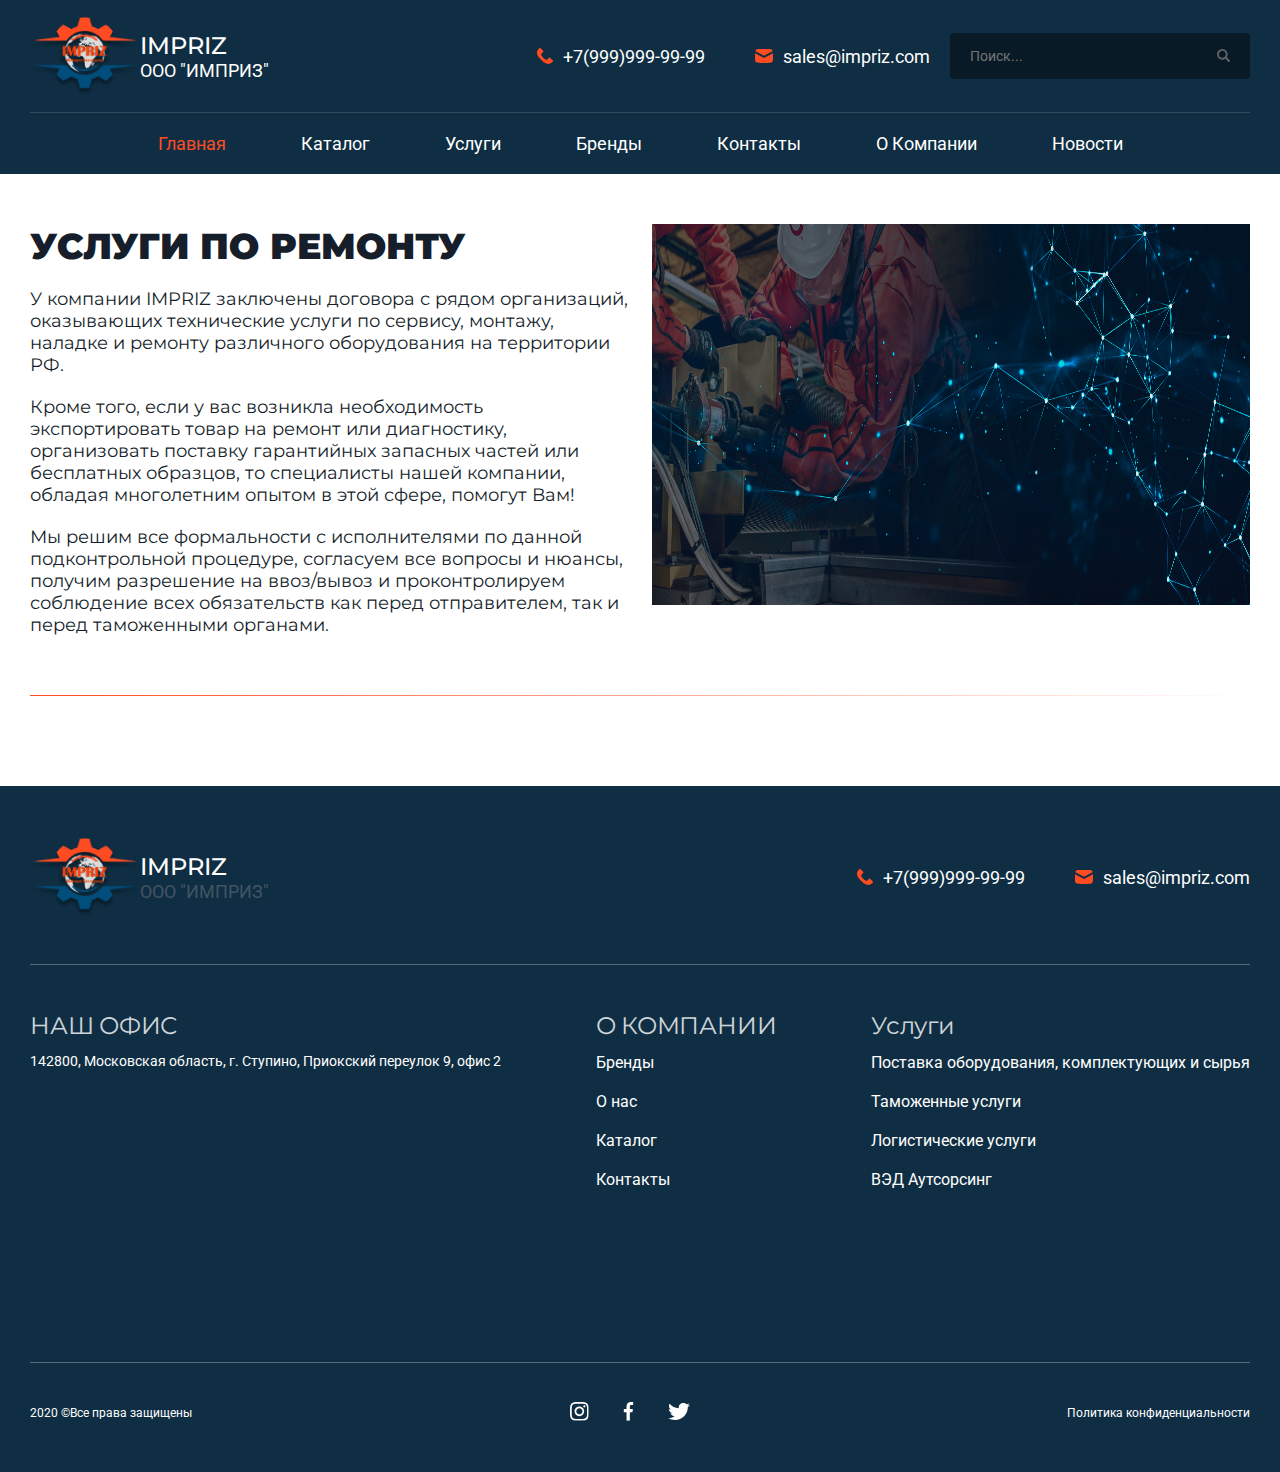
<file: repair.html>
<!DOCTYPE html>
<html lang="en">
  <head>
    <meta charset="UTF-8" />
    <meta name="viewport" content="width=device-width, initial-scale=1.0" />
    <meta http-equiv="X-UA-Compatible" content="ie=edge" />
    <title>Document</title>
    <meta name="author" content="Yuriy Zudikhin" />
    <link rel="stylesheet" href="css/style.css" />
    <link rel="stylesheet" href="css/slick.css">
  </head>

  <body>

    <header class="header">
      <div class="container">
        <div class="header_mobile">

          <div class="header_mobile_top">
            <a class="header_mobile_top_logo" href="#">
              <img src="img/header/logo.png" alt="">
              <div class="header_mobile_top_logo_text">
                <span>IMPRIZ</span>
                <p>ООО "ИМПРИЗ"</p>
              </div>
            </a>
            <button class="header_mobile_top_btn">
              <span></span>
              <span></span>
              <span></span>
            </button>
          </div>
          
          <div class="header_mobile_mid">
            <a href="tel:+7(999)999-99-99"><img src="img/header/tel.svg" alt="">+7(999)999-99-99</a>
            <a href="mailto:sales@impriz.com"><img src="img/header/mail.svg" alt="">sales@impriz.com</a>
          </div>

          <div class="header_mobile_search">
            <form action="/search" method="get"> 
              <input type="text" placeholder="Поиск..."> 
              <button type="submit"><img src="img/header/search.svg" alt=""></button>
            </form>
          </div>

        </div>
        <div class="header_desktop">
          <div class="header_desktop_top">
            <a class="header_desktop_top_logo" href="#">
              <img src="img/header/logo.png" alt="">
              <div class="header_desktop_top_logo_text">
                <span>IMPRIZ</span>
                <p>ООО "ИМПРИЗ"</p>
              </div>
            </a>
            <div class="header_desktop_top_other">
              <a class="header_desktop_top_other_link" href="tel:+7(999)999-99-99">
                <img src="img/header/tel.svg" alt="">
                +7(999)999-99-99
              </a>
              <a class="header_desktop_top_other_link header_desktop_top_other_link-mail" href="mailto:sales@impriz.com">
                <img src="img/header/mail.svg" alt="">
                sales@impriz.com
              </a>
              <div class="header_desktop_top_other_form">
                <form action="/search" method="get"> 
                  <input type="text" placeholder="Поиск..."> 
                  <button type="submit"><img src="img/header/search.svg" alt=""></button>
                </form>
              </div>
            </div>
          </div>
          <div class="header_desktop_bottom">
            <ul>
              <li>
                <a class="active" href="#">Главная</a>
              </li>
              <li>
                <a href="#">Каталог</a>
              </li>
              <li>
                <a href="#">Услуги</a>
              </li>
              <li>
                <a href="#">Бренды</a>
              </li>
              <li>
                <a href="#">Контакты</a>
              </li>
              <li>
                <a href="#">О Компании</a>
              </li>
              <li>
                <a href="#">Новости</a>
              </li>
            </ul>
          </div>
        </div>
      </div>
    </header>

    <section class="repair">
      <div class="container">

        <div class="repair_top">
          <div class="repair_top_text">
            <h2>Услуги по Ремонту</h2>
            <p>У компании <b>IMPRIZ</b> заключены договора с рядом организаций, оказывающих технические услуги по сервису, монтажу, наладке и ремонту различного оборудования на территории РФ.</p>
            <p>Кроме того, если у вас возникла необходимость экспортировать товар на ремонт или диагностику, организовать поставку гарантийных запасных частей или бесплатных образцов, то специалисты нашей компании, обладая многолетним опытом в этой сфере, помогут Вам!</p>             
            <p>Мы решим все формальности с исполнителями по данной подконтрольной процедуре, согласуем все вопросы и нюансы, получим разрешение на ввоз/вывоз и проконтролируем соблюдение всех обязательств как перед отправителем, так и перед таможенными органами. </p>
          </div>
          <div class="repair_top_img">
            <img src="img/repair/background.png" alt="">
          </div>
        </div>

      </div>
    </section>

    <footer class="footer">
      <div class="footer_dropdown">
        <ul>
          <li>
            <a class="active" href="#">Главная</a>
          </li>
          <li>
            <a href="#">Каталог</a>
          </li>
          <li>
            <a href="#">Услуги</a>
          </li>
          <li>
            <a href="#">Бренды</a>
          </li>
          <li>
            <a href="#">Контакты</a>
          </li>
          <li>
            <a href="#">О Компании</a>
          </li>
          <li>
            <a href="#">Новости</a>
          </li>
        </ul>
      </div>
      <div class="container">
        <div class="footer_block">

          <div class="footer_block_top_mob">
            <a class="footer_block_top_mob_logo" href="/">
              <img src="img/header/logo.png" alt="">
              <div class="footer_block_top_mob_logo_text">
                <span>IMPRIZ</span>
                <p>ООО "ИМПРИЗ"</p>
              </div>
            </a>
            <button class="footer_block_top_mob_btn">
              <span></span>
              <span></span>
              <span></span>
            </button>
          </div>
          <div class="footer_block_top_desktop">
            <a class="footer_block_top_desktop_logo" href="/">
              <img src="img/header/logo.png" alt="">
              <div class="footer_block_top_desktop_logo_text">
                <span>IMPRIZ</span>
                <p>ООО "ИМПРИЗ"</p>
              </div>
            </a>
            <div class="footer_block_top_desktop_social">
              <a href="tel:+7(999)999-99-99">
                <img src="img/header/tel.svg" alt=""> +7(999)999-99-99
              </a>
              <a href="mailto:sales@impriz.com">
                <img src="img/header/mail.svg" alt="">
                sales@impriz.com
              </a>
            </div>
          </div>
          <div class="footer_block_social">
            <a href="tel:+7(999)999-99-99">
              <img src="img/header/tel.svg" alt=""> 
              +7(999)999-99-99
            </a>
            <a href="mailto:sales@impriz.com">
              <img src="img/header/mail.svg" alt="">
              sales@impriz.com
            </a>
          </div>

          <div class="footer_content">
            <div class="footer_content_left">
              <h3>НАШ ОФИС</h3>
              <p>142800, Московская область, г. Ступино, Приокский переулок 9, офис 2</p>
              <div class="footer_content_left_map">
                <iframe src="https://yandex.ua/map-widget/v1/?um=constructor%3A568609fade12e60fb0eb40df6cb9e25fb7806af0721d3dfb99544931e0a73b6f&amp;source=constructor" width="100%" height="240" frameborder="0"></iframe>
              </div>
            </div>
            <div class="footer_content_center">
              <h3>О КОМПАНИИ</h3>
              <ul>
                <li>
                  <a href="#">Бренды</a>
                </li>
                <li>
                  <a href="#">О нас</a>
                </li>
                <li>
                  <a href="#">Каталог</a>
                </li>
                <li>
                  <a href="#">Контакты</a>
                </li>
              </ul>
            </div>
            <div class="footer_content_right">
              <h3>Услуги</h3>
              <ul>
                <li>
                  <a href="#">Поставка оборудования, комплектующих и сырья</a>
                </li>
                <li>
                  <a href="#">Таможенные услуги</a>
                </li>
                <li>
                  <a href="#">Логистические услуги</a>
                </li>
                <li>
                  <a href="#">ВЭД Аутсорсинг</a>
                </li>
              </ul>
            </div>
          </div>

          <div class="footer_bottom">
            <p>2020 ©Все права защищены</p>
            <ul>
              <li>
                <a href="#"><img src="img/footer/insta.svg" alt=""></a>
              </li>
              <li>
                <a href="#"><img src="img/footer/facebook.svg" alt=""></a>
              </li>
              <li>
                <a href="#"><img src="img/footer/twitter.svg" alt=""></a>
              </li>
            </ul>
            <a class="footer_bottom_politic" href="#">Политика конфиденциальности</a>
          </div>

        </div>
      </div>
    </footer>

    <div class="header_dropdown">
      <ul>
        <li>
          <a class="active" href="#">Главная</a>
        </li>
        <li>
          <a href="#">Каталог</a>
        </li>
        <li>
          <a href="#">Услуги</a>
        </li>
        <li>
          <a href="#">Бренды</a>
        </li>
        <li>
          <a href="#">Контакты</a>
        </li>
        <li>
          <a href="#">О Компании</a>
        </li>
        <li>
          <a href="#">Новости</a>
        </li>
      </ul>
      <div class="header_dropdown_social">
        <a href="tel:+7(999)999-99-99">
          <img src="img/header/tel.svg" alt="">
          +7(999)999-99-99
        </a>
        <a href="mailto:sales@impriz.com">
          <img src="img/header/mail.svg" alt="">
          sales@impriz.com
        </a>
      </div>
    </div>

    <div class="back_modal"></div>

    <script src="js/jquery-3.6.0.min.js"></script>
    <script src="js/slick.js"></script>
    <script src="js/main.js"></script>   

  </body>

</html>
</file>
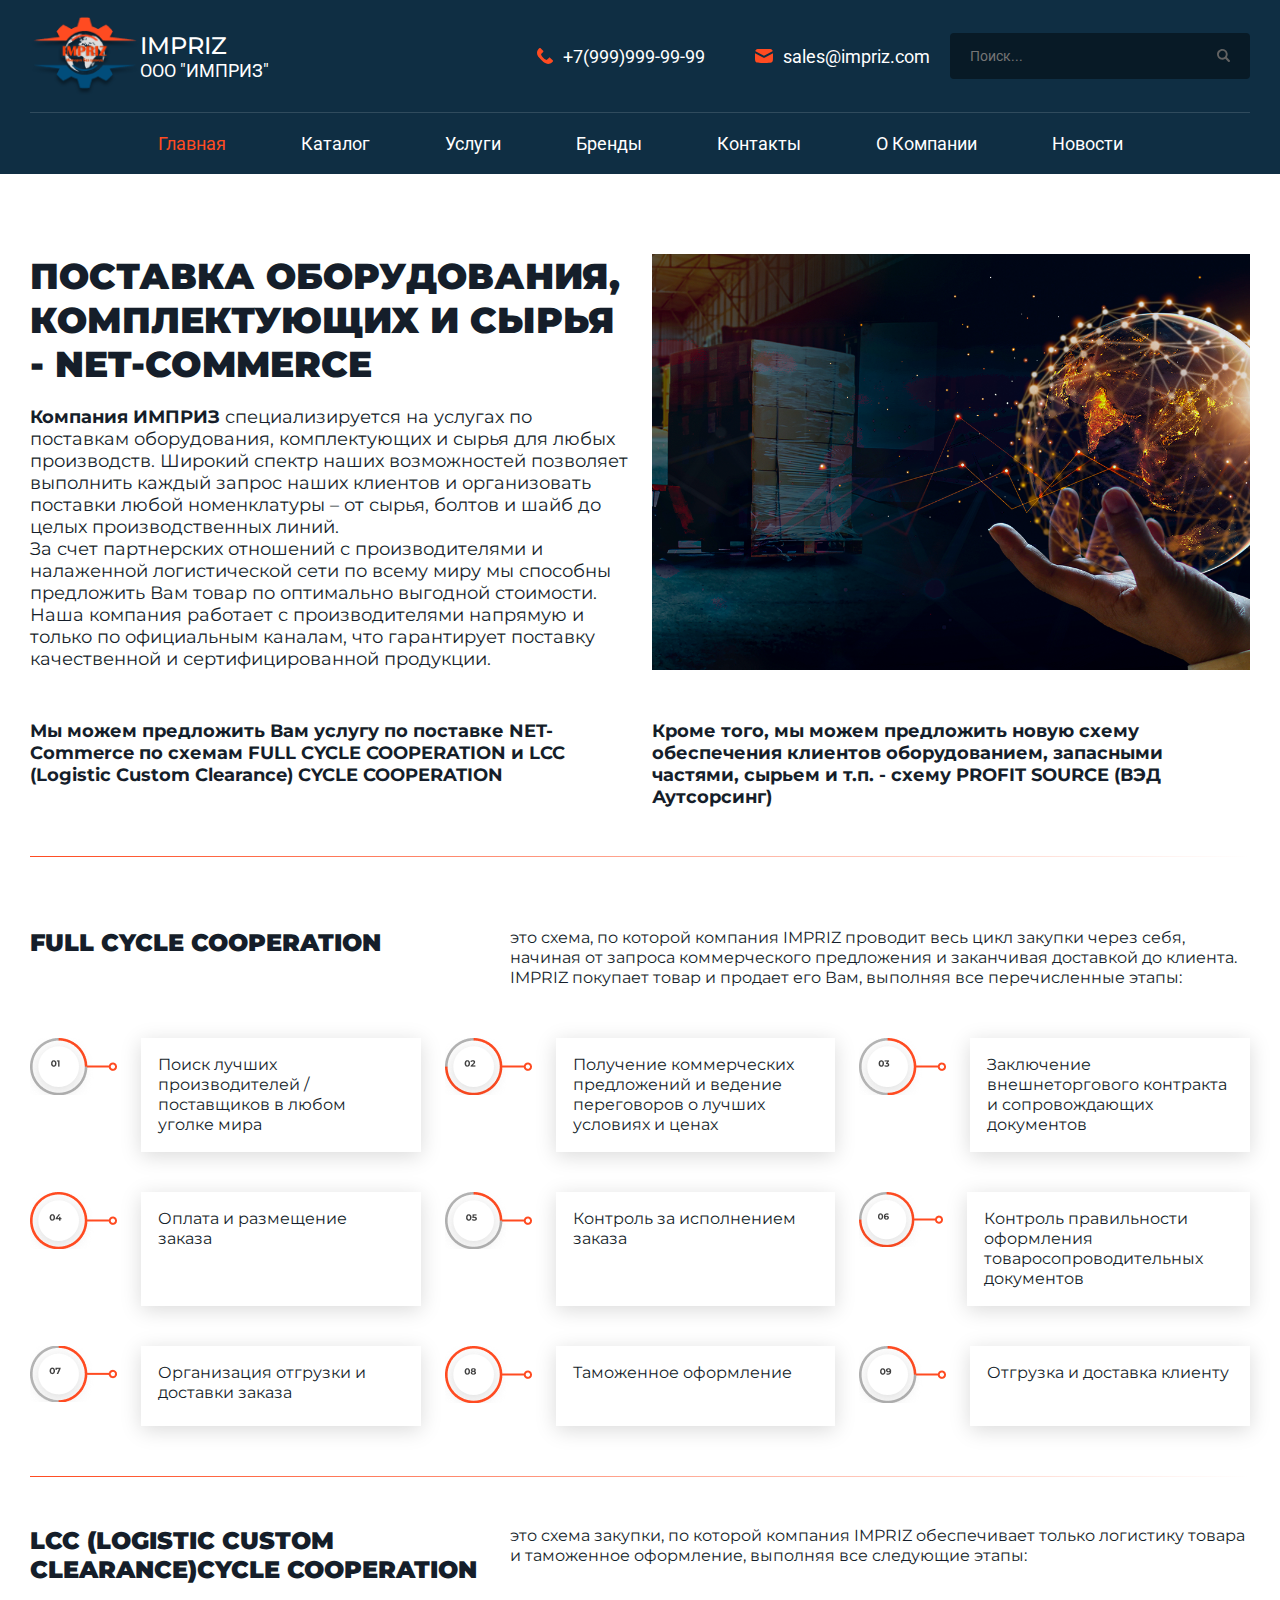
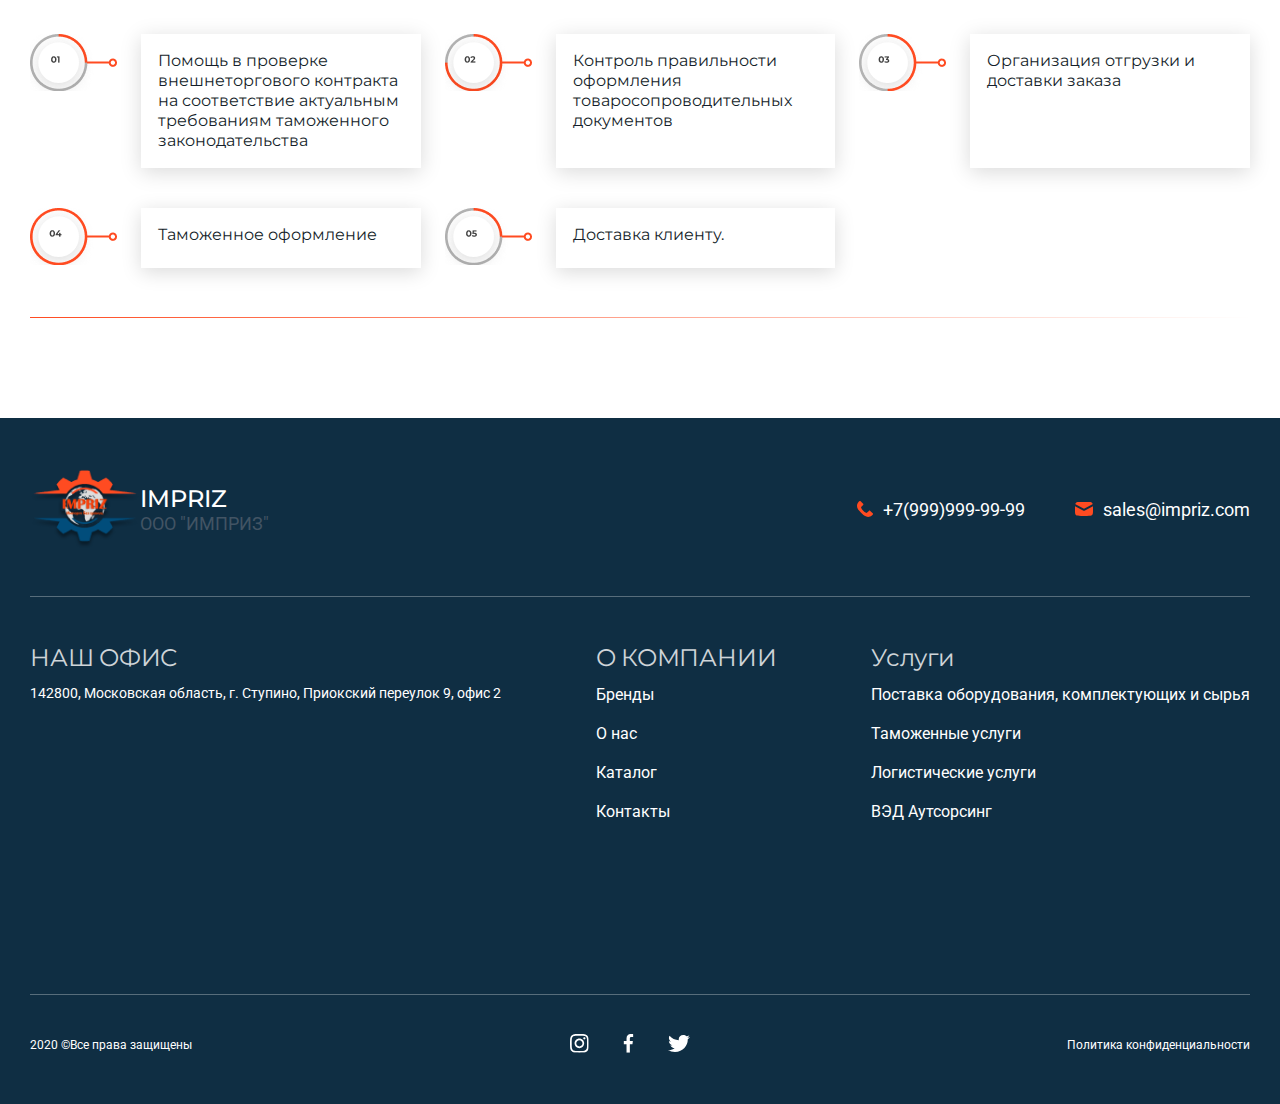
<file: supply.html>
<!DOCTYPE html>
<html lang="en">
  <head>
    <meta charset="UTF-8" />
    <meta name="viewport" content="width=device-width, initial-scale=1.0" />
    <meta http-equiv="X-UA-Compatible" content="ie=edge" />
    <title>Document</title>
    <meta name="author" content="Yuriy Zudikhin" />
    <link rel="stylesheet" href="css/style.css" />
    <link rel="stylesheet" href="css/slick.css">
  </head>

  <body>

    <header class="header">
      <div class="container">
        <div class="header_mobile">

          <div class="header_mobile_top">
            <a class="header_mobile_top_logo" href="#">
              <img src="img/header/logo.png" alt="">
              <div class="header_mobile_top_logo_text">
                <span>IMPRIZ</span>
                <p>ООО "ИМПРИЗ"</p>
              </div>
            </a>
            <button class="header_mobile_top_btn">
              <span></span>
              <span></span>
              <span></span>
            </button>
          </div>
          
          <div class="header_mobile_mid">
            <a href="tel:+7(999)999-99-99"><img src="img/header/tel.svg" alt="">+7(999)999-99-99</a>
            <a href="mailto:sales@impriz.com"><img src="img/header/mail.svg" alt="">sales@impriz.com</a>
          </div>

          <div class="header_mobile_search">
            <form action="/search" method="get"> 
              <input type="text" placeholder="Поиск..."> 
              <button type="submit"><img src="img/header/search.svg" alt=""></button>
            </form>
          </div>

        </div>
        <div class="header_desktop">
          <div class="header_desktop_top">
            <a class="header_desktop_top_logo" href="#">
              <img src="img/header/logo.png" alt="">
              <div class="header_desktop_top_logo_text">
                <span>IMPRIZ</span>
                <p>ООО "ИМПРИЗ"</p>
              </div>
            </a>
            <div class="header_desktop_top_other">
              <a class="header_desktop_top_other_link" href="tel:+7(999)999-99-99">
                <img src="img/header/tel.svg" alt="">
                +7(999)999-99-99
              </a>
              <a class="header_desktop_top_other_link header_desktop_top_other_link-mail" href="mailto:sales@impriz.com">
                <img src="img/header/mail.svg" alt="">
                sales@impriz.com
              </a>
              <div class="header_desktop_top_other_form">
                <form action="/search" method="get"> 
                  <input type="text" placeholder="Поиск..."> 
                  <button type="submit"><img src="img/header/search.svg" alt=""></button>
                </form>
              </div>
            </div>
          </div>
          <div class="header_desktop_bottom">
            <ul>
              <li>
                <a class="active" href="#">Главная</a>
              </li>
              <li>
                <a href="#">Каталог</a>
              </li>
              <li>
                <a href="#">Услуги</a>
              </li>
              <li>
                <a href="#">Бренды</a>
              </li>
              <li>
                <a href="#">Контакты</a>
              </li>
              <li>
                <a href="#">О Компании</a>
              </li>
              <li>
                <a href="#">Новости</a>
              </li>
            </ul>
          </div>
        </div>
      </div>
    </header>

    <section class="supply">
      <div class="container">
        <div class="supply_top">
          <div class="supply_top_text">
            <h2>Поставка оборудования,
              комплектующих и сырья -
              NET-Commerce</h2>
            <p><b>Компания ИМПРИЗ</b> специализируется на услугах по поставкам оборудования, комплектующих и сырья для любых производств. 
              Широкий спектр наших возможностей позволяет выполнить каждый запрос наших клиентов и организовать поставки любой номенклатуры – от сырья, болтов и шайб до целых производственных линий. <br>
              За счет партнерских отношений с производителями и налаженной логистической сети по всему миру мы способны предложить Вам товар по оптимально выгодной стоимости. 
              Наша компания работает с производителями напрямую и только по официальным каналам, что гарантирует поставку качественной и сертифицированной продукции.</p>
          </div>
          <div class="supply_top_img">
            <img src="img/supply/background.png" alt="">
          </div>
        </div>
        <div class="supply_mid">
          <div class="supply_mid_item">
            <p>Мы можем предложить Вам услугу по поставке NET-Commerce по схемам FULL CYCLE COOPERATION и LCC (Logistic Custom Clearance) CYCLE COOPERATION</p>
          </div>
          <div class="supply_mid_item">
            <p>Кроме того, мы можем предложить новую схему обеспечения клиентов оборудованием, запасными частями, сырьем и т.п. - схему PROFIT SOURCE (ВЭД Аутсорсинг) </p>
          </div>
        </div>
        <div class="supply_list one">
          <div class="supply_list_title">
            <h3>FULL CYCLE COOPERATION</h3>
            <p>это схема, по которой компания IMPRIZ проводит весь цикл закупки через себя, начиная от запроса коммерческого предложения и заканчивая доставкой до клиента. IMPRIZ покупает товар и продает его Вам, выполняя все перечисленные этапы:</p>
          </div>
          <div class="supply_list_block">
            <div class="supply_list_block_item">
              <img src="img/supply/1.png" alt="">
              <div class="supply_list_block_item_text">
                <p>Поиск лучших производителей / поставщиков в любом уголке мира</p>
              </div>
            </div>

            <div class="supply_list_block_item">
              <img src="img/supply/2.png" alt="">
              <div class="supply_list_block_item_text">
                <p>Получение коммерческих предложений и ведение переговоров о лучших условиях и ценах</p>
              </div>
            </div>

            <div class="supply_list_block_item">
              <img src="img/supply/3.png" alt="">
              <div class="supply_list_block_item_text">
                <p>Заключение внешнеторгового контракта и сопровождающих документов</p>
              </div>
            </div>

            <div class="supply_list_block_item">
              <img src="img/supply/4.png" alt="">
              <div class="supply_list_block_item_text">
                <p>Оплата и размещение заказа</p>
              </div>
            </div>

            <div class="supply_list_block_item">
              <img src="img/supply/5.png" alt="">
              <div class="supply_list_block_item_text">
                <p>Контроль за исполнением заказа</p>
              </div>
            </div>

            <div class="supply_list_block_item">
              <img src="img/supply/6.png" alt="">
              <div class="supply_list_block_item_text">
                <p>Контроль правильности оформления товаросопроводительных документов</p>
              </div>
            </div>

            <div class="supply_list_block_item">
              <img src="img/supply/7.png" alt="">
              <div class="supply_list_block_item_text">
                <p>Организация отгрузки и доставки заказа</p>
              </div>
            </div>

            <div class="supply_list_block_item">
              <img src="img/supply/8.png" alt="">
              <div class="supply_list_block_item_text">
                <p>Таможенное оформление</p>
              </div>
            </div>

            <div class="supply_list_block_item">
              <img src="img/supply/9.png" alt="">
              <div class="supply_list_block_item_text">
                <p>Отгрузка и доставка клиенту</p>
              </div>
            </div>

          </div>
        </div>

        <div class="supply_list two">
          <div class="supply_list_title">
            <h3>LСС (Logistic Custom Clearance)CYCLE COOPERATION </h3>
            <p>это схема закупки, по которой компания IMPRIZ обеспечивает только логистику товара и таможенное оформление, выполняя все следующие этапы:</p>
          </div>
          <div class="supply_list_block">
            <div class="supply_list_block_item">
              <img src="img/supply/1.png" alt="">
              <div class="supply_list_block_item_text">
                <p>Помощь в проверке внешнеторгового контракта на соответствие актуальным требованиям таможенного законодательства</p>
              </div>
            </div>

            <div class="supply_list_block_item">
              <img src="img/supply/2.png" alt="">
              <div class="supply_list_block_item_text">
                <p>Контроль правильности оформления товаросопроводительных документов</p>
              </div>
            </div>

            <div class="supply_list_block_item">
              <img src="img/supply/3.png" alt="">
              <div class="supply_list_block_item_text">
                <p>Организация отгрузки и доставки заказа</p>
              </div>
            </div>

            <div class="supply_list_block_item">
              <img src="img/supply/4.png" alt="">
              <div class="supply_list_block_item_text">
                <p>Таможенное оформление</p>
              </div>
            </div>

            <div class="supply_list_block_item">
              <img src="img/supply/5.png" alt="">
              <div class="supply_list_block_item_text">
                <p>Доставка клиенту.</p>
              </div>
            </div>

          </div>
        </div>

      </div>
    </section>

    <footer class="footer">
      <div class="footer_dropdown">
        <ul>
          <li>
            <a class="active" href="#">Главная</a>
          </li>
          <li>
            <a href="#">Каталог</a>
          </li>
          <li>
            <a href="#">Услуги</a>
          </li>
          <li>
            <a href="#">Бренды</a>
          </li>
          <li>
            <a href="#">Контакты</a>
          </li>
          <li>
            <a href="#">О Компании</a>
          </li>
          <li>
            <a href="#">Новости</a>
          </li>
        </ul>
      </div>
      <div class="container">
        <div class="footer_block">

          <div class="footer_block_top_mob">
            <a class="footer_block_top_mob_logo" href="/">
              <img src="img/header/logo.png" alt="">
              <div class="footer_block_top_mob_logo_text">
                <span>IMPRIZ</span>
                <p>ООО "ИМПРИЗ"</p>
              </div>
            </a>
            <button class="footer_block_top_mob_btn">
              <span></span>
              <span></span>
              <span></span>
            </button>
          </div>
          <div class="footer_block_top_desktop">
            <a class="footer_block_top_desktop_logo" href="/">
              <img src="img/header/logo.png" alt="">
              <div class="footer_block_top_desktop_logo_text">
                <span>IMPRIZ</span>
                <p>ООО "ИМПРИЗ"</p>
              </div>
            </a>
            <div class="footer_block_top_desktop_social">
              <a href="tel:+7(999)999-99-99">
                <img src="img/header/tel.svg" alt=""> +7(999)999-99-99
              </a>
              <a href="mailto:sales@impriz.com">
                <img src="img/header/mail.svg" alt="">
                sales@impriz.com
              </a>
            </div>
          </div>
          <div class="footer_block_social">
            <a href="tel:+7(999)999-99-99">
              <img src="img/header/tel.svg" alt=""> 
              +7(999)999-99-99
            </a>
            <a href="mailto:sales@impriz.com">
              <img src="img/header/mail.svg" alt="">
              sales@impriz.com
            </a>
          </div>

          <div class="footer_content">
            <div class="footer_content_left">
              <h3>НАШ ОФИС</h3>
              <p>142800, Московская область, г. Ступино, Приокский переулок 9, офис 2</p>
              <div class="footer_content_left_map">
                <iframe src="https://yandex.ua/map-widget/v1/?um=constructor%3A568609fade12e60fb0eb40df6cb9e25fb7806af0721d3dfb99544931e0a73b6f&amp;source=constructor" width="100%" height="240" frameborder="0"></iframe>
              </div>
            </div>
            <div class="footer_content_center">
              <h3>О КОМПАНИИ</h3>
              <ul>
                <li>
                  <a href="#">Бренды</a>
                </li>
                <li>
                  <a href="#">О нас</a>
                </li>
                <li>
                  <a href="#">Каталог</a>
                </li>
                <li>
                  <a href="#">Контакты</a>
                </li>
              </ul>
            </div>
            <div class="footer_content_right">
              <h3>Услуги</h3>
              <ul>
                <li>
                  <a href="#">Поставка оборудования, комплектующих и сырья</a>
                </li>
                <li>
                  <a href="#">Таможенные услуги</a>
                </li>
                <li>
                  <a href="#">Логистические услуги</a>
                </li>
                <li>
                  <a href="#">ВЭД Аутсорсинг</a>
                </li>
              </ul>
            </div>
          </div>

          <div class="footer_bottom">
            <p>2020 ©Все права защищены</p>
            <ul>
              <li>
                <a href="#"><img src="img/footer/insta.svg" alt=""></a>
              </li>
              <li>
                <a href="#"><img src="img/footer/facebook.svg" alt=""></a>
              </li>
              <li>
                <a href="#"><img src="img/footer/twitter.svg" alt=""></a>
              </li>
            </ul>
            <a class="footer_bottom_politic" href="#">Политика конфиденциальности</a>
          </div>

        </div>
      </div>
    </footer>

    <div class="header_dropdown">
      <ul>
        <li>
          <a class="active" href="#">Главная</a>
        </li>
        <li>
          <a href="#">Каталог</a>
        </li>
        <li>
          <a href="#">Услуги</a>
        </li>
        <li>
          <a href="#">Бренды</a>
        </li>
        <li>
          <a href="#">Контакты</a>
        </li>
        <li>
          <a href="#">О Компании</a>
        </li>
        <li>
          <a href="#">Новости</a>
        </li>
      </ul>
      <div class="header_dropdown_social">
        <a href="tel:+7(999)999-99-99">
          <img src="img/header/tel.svg" alt="">
          +7(999)999-99-99
        </a>
        <a href="mailto:sales@impriz.com">
          <img src="img/header/mail.svg" alt="">
          sales@impriz.com
        </a>
      </div>
    </div>

    <div class="back_modal"></div>

    <script src="js/jquery-3.6.0.min.js"></script>
    <script src="js/slick.js"></script>
    <script src="js/main.js"></script>   

  </body>

</html>
</file>
<file: css/style.css>
@import url("https://fonts.googleapis.com/css2?family=Montserrat:wght@400;600;700;900&family=Roboto&display=swap");
html, body, div, span, applet, object, iframe,
h1, h2, h3, h4, h5, h6, p, blockquote, pre,
a, abbr, acronym, address, big, cite, code,
del, dfn, em, img, ins, kbd, q, s, samp,
small, strike, strong, sub, sup, tt, var,
b, u, i, center,
dl, dt, dd, ol, ul, li,
fieldset, form, label, legend,
table, caption, tbody, tfoot, thead, tr, th, td,
article, aside, canvas, details, embed,
figure, figcaption, footer, header, hgroup,
menu, nav, output, ruby, section, summary,
time, mark, audio, video {
  margin: 0;
  padding: 0;
  border: 0;
  font-size: 100%;
  font: inherit;
  vertical-align: baseline;
}

/* HTML5 display-role reset for older browsers */
article, aside, details, figcaption, figure,
footer, header, hgroup, menu, nav, section {
  display: block;
}

body {
  line-height: 1;
  overflow-x: hidden;
  position: relative;
}

ul {
  list-style: none;
}

blockquote, q {
  quotes: none;
}

blockquote:before, blockquote:after,
q:before, q:after {
  content: '';
  content: none;
}

table {
  border-collapse: collapse;
  border-spacing: 0;
}

button {
  border: none;
  cursor: pointer;
}

input[type=number]::-webkit-inner-spin-button {
  -webkit-appearance: none;
}

input[type=number] {
  border: none;
  -moz-appearance: textfield;
}

input[type=number]:focus {
  outline: none;
}

input[type=tel] {
  border: none;
  background-image: none;
  background-color: transparent;
  -webkit-box-shadow: none;
  box-shadow: none;
}

input[type=text] {
  border: none;
  background-image: none;
  background-color: transparent;
  -webkit-box-shadow: none;
  box-shadow: none;
}

input[type=tel]:focus {
  outline: none;
}

input[type=text]:focus {
  outline: none;
}

textarea:focus {
  outline: none;
}

textarea {
  border: none;
  overflow: auto;
  outline: none;
  -webkit-box-shadow: none;
  box-shadow: none;
  resize: none;
}

select {
  outline: none;
}

button {
  background-color: transparent;
  border: none;
  outline: none;
  padding: 0px;
  -webkit-appearance: none;
  border-radius: 0;
}

button:focus {
  border: none;
  outline: none;
}

a {
  text-decoration: none;
}

a:hover {
  text-decoration: none;
}

div {
  -webkit-tap-highlight-color: transparent;
}

div:focus {
  border: none;
  outline: none;
}

input {
  border: none;
}

input:focus {
  outline: none;
}

html.no_scroll {
  overflow-y: hidden;
  height: 100%;
  max-height: 100%;
}

.container {
  -webkit-box-sizing: border-box;
  box-sizing: border-box;
  padding: 0px 15px;
  width: 100%;
  margin: 0 auto;
  position: relative;
}

@media (min-width: 768px) {
  .container {
    padding: 0px 30px;
  }
}

@media (min-width: 1366px) {
  .container {
    padding: 0px;
    max-width: 1296px;
  }
}

.header {
  position: relative;
  background: #0F2E43;
  -webkit-box-sizing: border-box;
          box-sizing: border-box;
  padding-top: 24px;
  padding-bottom: 15px;
  z-index: 2;
}

.header_desktop {
  display: none;
}

.header_mobile_top {
  display: -webkit-box;
  display: -ms-flexbox;
  display: flex;
  -webkit-box-pack: justify;
      -ms-flex-pack: justify;
          justify-content: space-between;
  -webkit-box-align: center;
      -ms-flex-align: center;
          align-items: center;
}

.header_mobile_top_logo {
  display: -webkit-box;
  display: -ms-flexbox;
  display: flex;
  -webkit-box-align: center;
      -ms-flex-align: center;
          align-items: center;
}

.header_mobile_top_logo img {
  width: 53px;
}

.header_mobile_top_logo_text {
  display: -webkit-box;
  display: -ms-flexbox;
  display: flex;
  -webkit-box-orient: vertical;
  -webkit-box-direction: normal;
      -ms-flex-direction: column;
          flex-direction: column;
  -webkit-box-align: start;
      -ms-flex-align: start;
          align-items: flex-start;
  margin-left: 5px;
}

.header_mobile_top_logo_text span {
  font-family: 'Montserrat', sans-serif;
  font-weight: 500;
  font-size: 12px;
  line-height: 14px;
  text-transform: uppercase;
  color: #FFFFFF;
}

.header_mobile_top_logo_text p {
  font-family: 'Roboto', sans-serif;
  font-weight: 400;
  font-size: 10px;
  line-height: 12px;
  color: #FFFFFF;
}

.header_mobile_top_btn {
  position: relative;
  width: 27px;
  height: 16px;
  cursor: pointer;
}

.header_mobile_top_btn span {
  position: absolute;
  height: 2px;
  -webkit-transition: .25s ease-in-out;
  transition: .25s ease-in-out;
  background-color: #FF4B21;
}

.header_mobile_top_btn span:first-child {
  width: 100%;
  top: 0;
  left: 0;
}

.header_mobile_top_btn span:nth-child(2) {
  width: 21px;
  top: 7px;
  right: 0;
}

.header_mobile_top_btn span:last-child {
  width: 100%;
  bottom: 0;
  left: 0;
}

.header_mobile_top_btn.active span {
  -webkit-transition: .25s ease-in-out;
  transition: .25s ease-in-out;
}

.header_mobile_top_btn.active span:first-child {
  -webkit-transform: rotate(45deg);
          transform: rotate(45deg);
  top: 7px;
}

.header_mobile_top_btn.active span:nth-child(2) {
  width: 0;
  opacity: 0;
}

.header_mobile_top_btn.active span:last-child {
  top: 7px;
  -webkit-transform: rotate(-45deg);
          transform: rotate(-45deg);
}

.header_mobile_mid {
  display: -webkit-box;
  display: -ms-flexbox;
  display: flex;
  -webkit-box-align: center;
      -ms-flex-align: center;
          align-items: center;
  -webkit-box-pack: justify;
      -ms-flex-pack: justify;
          justify-content: space-between;
  margin-top: 22px;
}

.header_mobile_mid a {
  font-family: 'Roboto', sans-serif;
  font-weight: 400;
  font-size: 16px;
  line-height: 19px;
  color: #FFFFFF;
  display: -webkit-box;
  display: -ms-flexbox;
  display: flex;
  -webkit-box-align: center;
      -ms-flex-align: center;
          align-items: center;
}

.header_mobile_mid a img {
  margin-right: 5px;
}

.header_mobile_search {
  position: relative;
  margin-top: 16px;
}

.header_mobile_search form {
  width: 100%;
}

.header_mobile_search form input {
  width: 100%;
  background: #081A26;
  border-radius: 4px;
  padding: 15px 50px 15px 15px;
  font-family: 'Roboto', sans-serif;
  font-weight: 400;
  font-size: 14px;
  line-height: 16px;
  color: white;
  -webkit-box-sizing: border-box;
          box-sizing: border-box;
}

.header_mobile_search form button {
  position: absolute;
  right: 20px;
  top: 16px;
}

@media (min-width: 768px) {
  .header {
    padding-bottom: 24px;
  }
}

@media (min-width: 1200px) {
  .header {
    padding-top: 15px;
    padding-bottom: 20px;
  }
  .header_mobile {
    display: none;
  }
  .header_desktop {
    display: -webkit-box;
    display: -ms-flexbox;
    display: flex;
    -webkit-box-orient: vertical;
    -webkit-box-direction: normal;
        -ms-flex-direction: column;
            flex-direction: column;
    -webkit-box-align: center;
        -ms-flex-align: center;
            align-items: center;
  }
  .header_desktop_top {
    display: -webkit-box;
    display: -ms-flexbox;
    display: flex;
    -webkit-box-align: center;
        -ms-flex-align: center;
            align-items: center;
    width: 100%;
    -webkit-box-pack: justify;
        -ms-flex-pack: justify;
            justify-content: space-between;
    position: relative;
  }
  .header_desktop_top::after {
    content: "";
    position: absolute;
    width: 100%;
    height: 1px;
    background: rgba(255, 255, 255, 0.14);
    left: 0px;
    bottom: -15px;
  }
  .header_desktop_top_logo {
    display: -webkit-box;
    display: -ms-flexbox;
    display: flex;
    -webkit-box-align: center;
        -ms-flex-align: center;
            align-items: center;
  }
  .header_desktop_top_logo img {
    width: 110px;
  }
  .header_desktop_top_logo_text span {
    font-family: 'Montserrat', sans-serif;
    font-weight: 500;
    font-size: 24px;
    line-height: 29px;
    text-transform: uppercase;
    color: #FFFFFF;
  }
  .header_desktop_top_logo_text p {
    font-family: 'Roboto', sans-serif;
    font-weight: 400;
    font-size: 18px;
    line-height: 21px;
    color: #FFFFFF;
  }
  .header_desktop_top_other {
    display: -webkit-box;
    display: -ms-flexbox;
    display: flex;
    -webkit-box-align: center;
        -ms-flex-align: center;
            align-items: center;
  }
  .header_desktop_top_other_link {
    margin-right: 50px;
    font-family: 'Roboto', sans-serif;
    font-weight: 400;
    font-size: 18px;
    line-height: 21px;
    color: #FFFFFF;
    display: -webkit-box;
    display: -ms-flexbox;
    display: flex;
    -webkit-box-align: center;
        -ms-flex-align: center;
            align-items: center;
  }
  .header_desktop_top_other_link img {
    margin-right: 10px;
  }
  .header_desktop_top_other_link-mail {
    margin-right: 20px;
  }
  .header_desktop_top_other_form {
    position: relative;
    width: 300px;
  }
  .header_desktop_top_other_form form {
    width: 100%;
  }
  .header_desktop_top_other_form form input {
    width: 100%;
    background: #081A26;
    border-radius: 4px;
    padding: 15px 50px 15px 20px;
    font-family: 'Roboto', sans-serif;
    font-weight: 400;
    font-size: 14px;
    line-height: 16px;
    color: white;
    -webkit-box-sizing: border-box;
            box-sizing: border-box;
  }
  .header_desktop_top_other_form form button {
    position: absolute;
    right: 20px;
    top: 16px;
  }
  .header_desktop_bottom {
    margin-top: 35px;
  }
  .header_desktop_bottom ul {
    display: -webkit-box;
    display: -ms-flexbox;
    display: flex;
    -webkit-box-align: center;
        -ms-flex-align: center;
            align-items: center;
    -webkit-box-pack: center;
        -ms-flex-pack: center;
            justify-content: center;
  }
  .header_desktop_bottom ul li {
    margin-left: 75px;
  }
  .header_desktop_bottom ul li a {
    font-family: 'Roboto', sans-serif;
    font-weight: 400;
    font-size: 18px;
    line-height: 21px;
    color: #FFFFFF;
    -webkit-transition: all 0.3s linear;
    transition: all 0.3s linear;
  }
  .header_desktop_bottom ul li a.active {
    color: #FF4B21;
  }
  .header_desktop_bottom ul li a:hover {
    color: #FF4B21;
    -webkit-transition: all 0.3s linear;
    transition: all 0.3s linear;
  }
  .header_desktop_bottom ul li:first-child {
    margin-left: 0px;
  }
}

.main {
  position: relative;
}

.main_slider_item {
  height: 250px;
  -webkit-box-sizing: border-box;
          box-sizing: border-box;
  padding-top: 40px;
  position: relative;
}

.main_slider_item img {
  position: absolute;
  left: 0px;
  top: 0px;
  width: 100%;
  height: 100%;
  -o-object-fit: cover;
     object-fit: cover;
  -webkit-transition: all 500ms ease-in-out;
  transition: all 500ms ease-in-out;
  -webkit-transform: scale(2, 2);
          transform: scale(2, 2);
}

.main_slider_item_block {
  display: -webkit-box;
  display: -ms-flexbox;
  display: flex;
  -webkit-box-orient: vertical;
  -webkit-box-direction: normal;
      -ms-flex-direction: column;
          flex-direction: column;
  -webkit-box-pack: center;
      -ms-flex-pack: center;
          justify-content: center;
}

.main_slider_item_block h2 {
  font-family: 'Montserrat', sans-serif;
  font-weight: 900;
  font-size: 24px;
  line-height: 29px;
  text-transform: uppercase;
  color: #FFFFFF;
}

.main_slider_item_block_mob {
  font-family: 'Montserrat', sans-serif;
  font-weight: 400;
  font-size: 14px;
  line-height: 17px;
  color: #FFFFFF;
  margin-top: 10px;
}

.main_slider_item_block_desk {
  display: none;
}

.main_slider .slick-slide {
  overflow: hidden;
}

.main_slider .slick-active img {
  -webkit-transform: scale(1, 1);
          transform: scale(1, 1);
}

.main_slider .slick-dots {
  position: absolute;
  left: 15px;
  bottom: 20px;
  display: -webkit-box;
  display: -ms-flexbox;
  display: flex;
}

.main_slider .slick-dots li {
  width: 17px;
  height: 2px;
  background: #C4C4C4;
  position: relative;
  margin-left: 5px;
}

.main_slider .slick-dots li.slick-active {
  background: #FF4B21;
}

.main_slider .slick-dots li:first-child {
  margin-left: 0px;
}

.main_slider .slick-dots li button {
  position: absolute;
  opacity: 0;
  width: 100%;
  height: 100%;
  left: 0px;
  top: 0px;
}

@media (min-width: 768px) {
  .main_slider .slick-dots {
    left: 30px;
    bottom: 30px;
  }
}

@media (min-width: 1200px) {
  .main_slider_item {
    height: calc(100vh - 171px);
    padding-top: 0px;
    position: relative;
  }
  .main_slider_item::after {
    content: "";
    position: absolute;
    left: 0px;
    bottom: 0px;
    width: 40%;
    height: 120px;
    background: #0F2E43;
    z-index: 0;
  }
  .main_slider_item .container {
    height: 100%;
  }
  .main_slider_item_block {
    height: 100%;
    position: relative;
  }
  .main_slider_item_block h2 {
    font-size: 60px;
    line-height: 73px;
  }
  .main_slider_item_block_mob {
    display: none;
  }
  .main_slider_item_block_desk {
    display: -webkit-box;
    display: -ms-flexbox;
    display: flex;
    position: absolute;
    left: 0px;
    bottom: 0px;
    -webkit-box-align: center;
        -ms-flex-align: center;
            align-items: center;
    height: 120px;
    z-index: 2;
  }
  .main_slider_item_block_desk_list {
    min-width: 636px;
    background: #0F2E43;
    height: 100%;
    display: -webkit-box;
    display: -ms-flexbox;
    display: flex;
    -webkit-box-align: center;
        -ms-flex-align: center;
            align-items: center;
  }
  .main_slider_item_block_desk_list ul {
    display: -webkit-box;
    display: -ms-flexbox;
    display: flex;
  }
  .main_slider_item_block_desk_list ul li {
    margin-left: 44px;
    font-family: 'Montserrat', sans-serif;
    font-weight: 900;
    font-size: 11px;
    line-height: 13px;
    letter-spacing: 1.2px;
    text-transform: uppercase;
    color: #FFFFFF;
    position: relative;
  }
  .main_slider_item_block_desk_list ul li::after {
    content: "";
    background: url(../img/main/plus.svg);
    position: absolute;
    left: -22px;
    top: 50%;
    -webkit-transform: translateY(-50%);
            transform: translateY(-50%);
    width: 5px;
    height: 5px;
  }
  .main_slider_item_block_desk_list ul li:first-child {
    margin-left: 0px;
  }
  .main_slider_item_block_desk_list ul li:first-child::after {
    display: none;
  }
  .main_slider_item_block_desk_text {
    font-family: 'Montserrat', sans-serif;
    font-weight: 400;
    font-size: 16px;
    line-height: 24px;
    color: #FFFFFF;
    margin-left: 24px;
  }
  .main_slider .slick-dots {
    -webkit-box-orient: vertical;
    -webkit-box-direction: normal;
        -ms-flex-direction: column;
            flex-direction: column;
    left: auto;
    right: 30px;
    bottom: auto;
    top: 50%;
    -webkit-transform: translateY(-50%);
            transform: translateY(-50%);
  }
  .main_slider .slick-dots li {
    width: 10px;
    height: 10px;
    -webkit-box-sizing: border-box;
            box-sizing: border-box;
    border: 1px solid rgba(255, 255, 255, 0.7);
    border-radius: 50%;
    background: transparent;
    margin-left: 0px;
    margin-top: 10px;
  }
  .main_slider .slick-dots li:first-child {
    margin-top: 0px;
  }
  .main_slider .slick-dots li.slick-active {
    background: transparent;
    border: 1px solid #D53914;
  }
}

@media (min-width: 1366px) {
  .main_slider .slick-dots {
    width: 1296px;
    right: auto;
    -webkit-box-align: end;
        -ms-flex-align: end;
            align-items: flex-end;
    left: 50%;
    -webkit-transform: translate(-50%, -50%);
            transform: translate(-50%, -50%);
  }
}

@-webkit-keyframes scrolling {
  0% {
    -webkit-transform: translateX(0);
            transform: translateX(0);
  }
  100% {
    -webkit-transform: translatex(-100%);
            transform: translatex(-100%);
  }
}

@keyframes scrolling {
  0% {
    -webkit-transform: translateX(0);
            transform: translateX(0);
  }
  100% {
    -webkit-transform: translatex(-100%);
            transform: translatex(-100%);
  }
}

.brands {
  background: #C6D2E1;
  border-radius: 0px 5px 0px 0px;
  height: 110px;
  display: -webkit-box;
  display: -ms-flexbox;
  display: flex;
  -webkit-box-align: center;
      -ms-flex-align: center;
          align-items: center;
  overflow-x: hidden;
}

.brands_content {
  display: -webkit-box;
  display: -ms-flexbox;
  display: flex;
  -webkit-box-align: center;
      -ms-flex-align: center;
          align-items: center;
  -webkit-animation: scrolling 10s linear infinite;
          animation: scrolling 10s linear infinite;
}

.brands_content img {
  margin-left: 36px;
}

.activities {
  position: relative;
  background: #E7F3FF;
  -webkit-box-sizing: border-box;
          box-sizing: border-box;
  padding-top: 15px;
  padding-bottom: 15px;
}

.activities_title {
  display: -webkit-box;
  display: -ms-flexbox;
  display: flex;
  -webkit-box-align: center;
      -ms-flex-align: center;
          align-items: center;
  -webkit-box-pack: justify;
      -ms-flex-pack: justify;
          justify-content: space-between;
}

.activities_title h2 {
  font-family: 'Montserrat', sans-serif;
  font-weight: 700;
  font-size: 18px;
  line-height: 22px;
  color: #151E2A;
  width: 200px;
}

.activities_title_btns {
  display: -webkit-box;
  display: -ms-flexbox;
  display: flex;
}

.activities_title_btns button {
  width: 26px;
  height: 26px;
  display: -webkit-box;
  display: -ms-flexbox;
  display: flex;
  -webkit-box-align: center;
      -ms-flex-align: center;
          align-items: center;
  -webkit-box-pack: center;
      -ms-flex-pack: center;
          justify-content: center;
  background: #FFFFFF;
  border-radius: 4px;
  margin-left: 18px;
}

.activities_slider {
  overflow-x: hidden;
  margin-top: 15px;
  height: 190px;
}

.activities_slider_item {
  height: 156px;
  display: -webkit-box !important;
  display: -ms-flexbox !important;
  display: flex !important;
  -webkit-box-align: start;
      -ms-flex-align: start;
          align-items: flex-start;
  -webkit-box-pack: end;
      -ms-flex-pack: end;
          justify-content: flex-end;
  -webkit-box-orient: vertical;
  -webkit-box-direction: normal;
      -ms-flex-direction: column;
          flex-direction: column;
  -webkit-box-sizing: border-box;
          box-sizing: border-box;
  padding: 10px;
  position: relative;
}

.activities_slider_item img {
  position: absolute;
  left: 0px;
  top: 0px;
  width: 100%;
  height: 100%;
  -o-object-fit: cover;
     object-fit: cover;
}

.activities_slider_item span {
  font-family: 'Montserrat', sans-serif;
  font-weight: 700;
  font-size: 14px;
  line-height: 17px;
  letter-spacing: 1.2px;
  text-transform: uppercase;
  color: #FFFFFF;
  opacity: 0;
  position: absolute;
  left: 10px;
  bottom: 10px;
  -webkit-transition: all 0.3s linear;
  transition: all 0.3s linear;
}

.activities_slider_item p {
  font-family: 'Montserrat', sans-serif;
  font-weight: 700;
  font-size: 14px;
  line-height: 17px;
  text-transform: uppercase;
  color: #FFFFFF;
  opacity: 1;
  position: absolute;
  left: 10px;
  bottom: 10px;
  -webkit-transition: all 0.3s linear;
  transition: all 0.3s linear;
}

.activities_slider_item:hover span {
  opacity: 1;
  -webkit-transition: all 0.3s linear;
  transition: all 0.3s linear;
}

.activities_slider_item:hover p {
  opacity: 0;
  -webkit-transition: all 0.3s linear;
  transition: all 0.3s linear;
}

.activities_slider .slick-slide {
  margin: 0 7.5px;
}

.activities_slider .slick-list {
  margin: 0 -7.5px;
}

.activities_slider .slick-dots {
  display: -webkit-box;
  display: -ms-flexbox;
  display: flex;
  -webkit-box-align: center;
      -ms-flex-align: center;
          align-items: center;
  -webkit-box-pack: center;
      -ms-flex-pack: center;
          justify-content: center;
  margin-top: 15px;
}

.activities_slider .slick-dots li {
  width: 10px;
  height: 10px;
  position: relative;
  margin-left: 10px;
  border-radius: 50%;
  background: #C4C4C4;
}

.activities_slider .slick-dots li.slick-active {
  background: #FF4B21;
}

.activities_slider .slick-dots li button {
  opacity: 0;
  position: absolute;
  left: 0px;
  top: 0px;
  width: 100%;
  height: 100%;
  border-radius: 50%;
  background-color: transparent;
}

.activities_slider .slick-dots li:first-child {
  margin-left: 0px;
}

@media (min-width: 768px) {
  .activities_title h2 {
    width: auto;
  }
  .activities_slider {
    height: 236px;
  }
  .activities_slider_item {
    height: 200px;
  }
}

@media (min-width: 1200px) {
  .activities {
    padding-top: 60px;
    padding-bottom: 30px;
  }
  .activities_title h2 {
    font-size: 36px;
    line-height: 44px;
  }
  .activities_title_btns button {
    margin-left: 34px;
  }
  .activities_slider {
    margin-top: 30px;
    height: 350px;
  }
  .activities_slider_item {
    height: 309px;
    overflow: hidden;
    position: relative;
    -webkit-transition: all 0.2s linear;
    transition: all 0.2s linear;
  }
  .activities_slider_item img {
    position: absolute;
    left: 0px;
    top: 0px;
    width: 100%;
    height: 100%;
    -webkit-transition: all 0.2s linear;
    transition: all 0.2s linear;
  }
  .activities_slider_item span {
    left: 20px;
    bottom: 20px;
  }
  .activities_slider_item p {
    left: 20px;
    bottom: 20px;
  }
  .activities_slider_item:hover img {
    -webkit-transform: scale(1.2);
            transform: scale(1.2);
    -webkit-transition: all 0.2s linear;
    transition: all 0.2s linear;
  }
  .activities_slider .slick-dots {
    margin-top: 20px;
  }
}

.equipment {
  position: relative;
  -webkit-box-sizing: border-box;
          box-sizing: border-box;
  padding-bottom: 30px;
  overflow-x: hidden;
}

.equipment_category {
  position: absolute;
  left: 0px;
  top: 56px;
  background-color: white;
  z-index: 2;
  width: 100%;
  -webkit-box-sizing: border-box;
          box-sizing: border-box;
  padding: 0px 15px 40px 15px;
  -webkit-transform: translateX(-100%);
          transform: translateX(-100%);
  -webkit-transition: all 0.2s linear;
  transition: all 0.2s linear;
  display: none;
}

.equipment_category_title {
  position: relative;
}

.equipment_category_title::after {
  content: "";
  position: absolute;
  bottom: -10px;
  left: 0px;
  width: 100%;
  height: 2px;
  background: -webkit-gradient(linear, left top, right top, from(#FF4B21), to(rgba(255, 75, 33, 0)));
  background: linear-gradient(90deg, #FF4B21 0%, rgba(255, 75, 33, 0) 100%);
}

.equipment_category_title h4 {
  font-family: 'Montserrat', sans-serif;
  font-weight: 700;
  font-size: 18px;
  line-height: 22px;
  color: #151E2A;
}

.equipment_category_content_list li {
  position: relative;
  margin-top: 30px;
}

.equipment_category_content_list li::after {
  content: "";
  position: absolute;
  left: 0px;
  bottom: -15px;
  width: 100%;
  height: 1px;
  background: -webkit-gradient(linear, left top, right top, from(#151E2A), to(rgba(21, 30, 42, 0)));
  background: linear-gradient(90deg, #151E2A 0%, rgba(21, 30, 42, 0) 100%);
}

.equipment_category_content_list li a {
  font-family: 'Montserrat', sans-serif;
  font-weight: 400;
  font-size: 16px;
  line-height: 20px;
  color: #151E2A;
}

.equipment_category_content_list li a.active {
  color: #FF4B21;
}

.equipment_category_content_list .has_child {
  margin-top: 30px;
  position: relative;
}

.equipment_category_content_list .has_child a {
  display: block;
  width: 260px;
}

.equipment_category_content_list .has_child button {
  position: absolute;
  right: 0px;
  top: 4px;
  width: 30px;
  height: 30px;
  display: -webkit-box;
  display: -ms-flexbox;
  display: flex;
  -webkit-box-align: start;
      -ms-flex-align: start;
          align-items: flex-start;
  -webkit-box-pack: center;
      -ms-flex-pack: center;
          justify-content: center;
}

.equipment_category_content_list .has_child button img {
  -webkit-transform: rotate(0deg);
          transform: rotate(0deg);
  -webkit-transition: all 0.2s linear;
  transition: all 0.2s linear;
}

.equipment_category_content_list .has_child button.active img {
  -webkit-transform: rotate(180deg);
          transform: rotate(180deg);
  -webkit-transition: all 0.2s linear;
  transition: all 0.2s linear;
}

.equipment_category_content_list .has_child .equipment_content_main_sidebar_list_sub {
  max-height: 0;
  overflow: hidden;
  -webkit-transition: max-height 0.2s ease-out;
  transition: max-height 0.2s ease-out;
  -webkit-box-sizing: border-box;
          box-sizing: border-box;
  padding-left: 20px;
}

.equipment_category_content_list .has_child .equipment_content_main_sidebar_list_sub li {
  margin-top: 10px;
}

.equipment_category_content_list_sub {
  max-height: 0;
  overflow: hidden;
  -webkit-transition: max-height 0.2s ease-out;
  transition: max-height 0.2s ease-out;
  -webkit-box-sizing: border-box;
          box-sizing: border-box;
  padding-left: 20px;
}

.equipment_category_content_list_sub li {
  margin-top: 10px;
}

.equipment_category_content_list_sub li::after {
  display: none;
}

.equipment_category.active {
  display: block;
  -webkit-transform: translateX(0px);
          transform: translateX(0px);
  -webkit-transition: all 0.2s linear;
  transition: all 0.2s linear;
}

.equipment_brands {
  position: absolute;
  left: 0px;
  top: 56px;
  background-color: white;
  z-index: 2;
  width: 100%;
  -webkit-box-sizing: border-box;
          box-sizing: border-box;
  padding: 0px 15px 40px 15px;
  -webkit-transition: all 0.2s linear;
  transition: all 0.2s linear;
  -webkit-transform: translateX(100%);
          transform: translateX(100%);
  display: none;
}

.equipment_brands.active {
  display: block;
  -webkit-transform: translateX(0px);
          transform: translateX(0px);
  -webkit-transition: all 0.2s linear;
  transition: all 0.2s linear;
}

.equipment_brands_title {
  width: 100%;
  height: 60px;
  display: -webkit-box;
  display: -ms-flexbox;
  display: flex;
  -webkit-box-align: center;
      -ms-flex-align: center;
          align-items: center;
  -webkit-box-pack: center;
      -ms-flex-pack: center;
          justify-content: center;
  background: #FF4B21;
}

.equipment_brands_title h4 {
  font-family: 'Montserrat', sans-serif;
  font-weight: 400;
  font-size: 18px;
  line-height: 22px;
  color: #FFFFFF;
}

.equipment_brands_list ul li {
  margin-top: 30px;
  position: relative;
}

.equipment_brands_list ul li::after {
  content: "";
  position: absolute;
  left: 0px;
  bottom: -15px;
  height: 1px;
  width: 100%;
  background: -webkit-gradient(linear, left top, right top, from(#151E2A), to(rgba(21, 30, 42, 0)));
  background: linear-gradient(90deg, #151E2A 0%, rgba(21, 30, 42, 0) 100%);
}

.equipment_brands_list ul li a {
  font-family: 'Montserrat', sans-serif;
  font-weight: 400;
  font-size: 18px;
  line-height: 22px;
  color: #151E2A;
}

.equipment_content {
  margin-top: 20px;
}

.equipment_content_top h2 {
  display: none;
}

.equipment_content_top_mobile {
  display: -webkit-box;
  display: -ms-flexbox;
  display: flex;
  -webkit-box-align: center;
      -ms-flex-align: center;
          align-items: center;
  -webkit-box-pack: justify;
      -ms-flex-pack: justify;
          justify-content: space-between;
}

.equipment_content_top_mobile_left {
  display: -webkit-box;
  display: -ms-flexbox;
  display: flex;
  -webkit-box-align: center;
      -ms-flex-align: center;
          align-items: center;
}

.equipment_content_top_mobile_left_btn {
  position: relative;
  width: 27px;
  height: 16px;
  cursor: pointer;
}

.equipment_content_top_mobile_left_btn span {
  position: absolute;
  height: 2px;
  -webkit-transition: .25s ease-in-out;
  transition: .25s ease-in-out;
  background-color: #FF4B21;
}

.equipment_content_top_mobile_left_btn span:first-child {
  width: 100%;
  top: 0;
  left: 0;
}

.equipment_content_top_mobile_left_btn span:nth-child(2) {
  width: 21px;
  top: 7px;
  left: 0;
}

.equipment_content_top_mobile_left_btn span:last-child {
  width: 100%;
  bottom: 0;
  left: 0;
}

.equipment_content_top_mobile_left_btn.active span {
  -webkit-transition: .25s ease-in-out;
  transition: .25s ease-in-out;
}

.equipment_content_top_mobile_left_btn.active span:first-child {
  -webkit-transform: rotate(45deg);
          transform: rotate(45deg);
  top: 7px;
}

.equipment_content_top_mobile_left_btn.active span:nth-child(2) {
  width: 0;
  opacity: 0;
}

.equipment_content_top_mobile_left_btn.active span:last-child {
  top: 7px;
  -webkit-transform: rotate(-45deg);
          transform: rotate(-45deg);
}

.equipment_content_top_mobile_left p {
  font-family: 'Montserrat', sans-serif;
  font-weight: 700;
  font-size: 14px;
  line-height: 17px;
  color: #151E2A;
  margin-left: 10px;
}

.equipment_content_top_mobile_right {
  display: -webkit-box;
  display: -ms-flexbox;
  display: flex;
  -webkit-box-align: center;
      -ms-flex-align: center;
          align-items: center;
}

.equipment_content_top_mobile_right p {
  font-family: 'Montserrat', sans-serif;
  font-weight: 700;
  font-size: 14px;
  line-height: 17px;
  color: #151E2A;
  margin-right: 10px;
}

.equipment_content_top_mobile_right_btn {
  position: relative;
  width: 27px;
  height: 16px;
  cursor: pointer;
}

.equipment_content_top_mobile_right_btn span {
  position: absolute;
  height: 2px;
  -webkit-transition: .25s ease-in-out;
  transition: .25s ease-in-out;
  background-color: #FF4B21;
}

.equipment_content_top_mobile_right_btn span:first-child {
  width: 100%;
  top: 0;
  left: 0;
}

.equipment_content_top_mobile_right_btn span:nth-child(2) {
  width: 21px;
  top: 7px;
  right: 0;
}

.equipment_content_top_mobile_right_btn span:last-child {
  width: 100%;
  bottom: 0;
  left: 0;
}

.equipment_content_top_mobile_right_btn.active span {
  -webkit-transition: .25s ease-in-out;
  transition: .25s ease-in-out;
}

.equipment_content_top_mobile_right_btn.active span:first-child {
  -webkit-transform: rotate(45deg);
          transform: rotate(45deg);
  top: 7px;
}

.equipment_content_top_mobile_right_btn.active span:nth-child(2) {
  width: 0;
  opacity: 0;
}

.equipment_content_top_mobile_right_btn.active span:last-child {
  top: 7px;
  -webkit-transform: rotate(-45deg);
          transform: rotate(-45deg);
}

.equipment_content_top_desktop {
  display: none;
}

.equipment_content_main_sidebar {
  display: none;
}

.equipment_content_main_block {
  margin-top: 20px;
}

.equipment_content_main_block_text {
  padding: 15px;
  border: 1px solid #FF4B21;
  -webkit-box-sizing: border-box;
          box-sizing: border-box;
}

.equipment_content_main_block_text p {
  font-family: Montserrat;
  font-weight: 400;
  font-size: 14px;
  line-height: 17px;
  color: #000000;
}

.equipment_content_main_block_text p b {
  font-weight: 700;
}

.equipment_content_main_block_text a {
  width: 153px;
  height: 38px;
  display: -webkit-box;
  display: -ms-flexbox;
  display: flex;
  -webkit-box-align: center;
      -ms-flex-align: center;
          align-items: center;
  -webkit-box-pack: center;
      -ms-flex-pack: center;
          justify-content: center;
  border: 1px solid #FF4B21;
  -webkit-box-sizing: border-box;
          box-sizing: border-box;
  font-family: 'Montserrat', sans-serif;
  font-weight: 400;
  font-size: 18px;
  line-height: 22px;
  color: #FF4B21;
  margin-top: 15px;
}

.equipment_content_main_block_list {
  display: -webkit-box;
  display: -ms-flexbox;
  display: flex;
  -webkit-box-pack: start;
      -ms-flex-pack: start;
          justify-content: flex-start;
  position: relative;
  -ms-flex-wrap: wrap;
      flex-wrap: wrap;
}

.equipment_content_main_block_list_item {
  width: calc(50% - 7.5px);
  -webkit-box-sizing: border-box;
          box-sizing: border-box;
  padding: 15px 0px 15px 0px;
  border: 1px solid #CDD1D5;
  display: -webkit-box;
  display: -ms-flexbox;
  display: flex;
  -webkit-box-orient: vertical;
  -webkit-box-direction: normal;
      -ms-flex-direction: column;
          flex-direction: column;
  -webkit-box-align: center;
      -ms-flex-align: center;
          align-items: center;
  margin-top: 15px;
}

.equipment_content_main_block_list_item img {
  width: 144px;
  height: 112px;
  -o-object-fit: cover;
     object-fit: cover;
}

.equipment_content_main_block_list_item h3 {
  font-family: 'Montserrat', sans-serif;
  font-weight: 700;
  font-size: 16px;
  line-height: 20px;
  text-align: center;
  color: #151E2A;
  margin-top: 14px;
  height: 40px;
}

.equipment_content_main_block_list_item button {
  width: 125px;
  height: 43px;
  background: #151E2A;
  display: -webkit-box;
  display: -ms-flexbox;
  display: flex;
  -webkit-box-align: center;
      -ms-flex-align: center;
          align-items: center;
  -webkit-box-pack: center;
      -ms-flex-pack: center;
          justify-content: center;
  font-family: 'Montserrat', sans-serif;
  font-weight: 400;
  font-size: 14px;
  line-height: 17px;
  color: #FFFFFF;
  margin-top: 20px;
}

.equipment_content_main_block_list_item:nth-child(2n) {
  margin-left: 15px;
}

@media (min-width: 768px) {
  .equipment_category {
    padding: 0px 30px 40px 30px;
  }
  .equipment_brands {
    padding: 0px 30px 40px 30px;
  }
}

@media (min-width: 1200px) {
  .equipment {
    padding-bottom: 17px;
  }
  .equipment_content {
    margin-top: 80px;
  }
  .equipment_content_top_mobile {
    display: none;
  }
  .equipment_content_top_desktop {
    display: -webkit-box;
    display: -ms-flexbox;
    display: flex;
    width: 100%;
    position: relative;
    overflow-x: hidden;
    margin-top: 30px;
  }
  .equipment_content_top_desktop_item {
    -webkit-box-sizing: border-box;
            box-sizing: border-box;
    padding: 19px 60px;
    white-space: nowrap;
    border: 1px solid #CDD1D5;
    border-left: none;
    font-family: 'Montserrat', sans-serif;
    font-weight: 400;
    font-size: 18px;
    line-height: 22px;
    color: #151E2A;
  }
  .equipment_content_top_desktop_item.active {
    background: #FF4B21;
    color: #FFFFFF;
    border: 1px solid #FF4B21;
  }
  .equipment_content_top_desktop_item:first-child {
    border-left: 1px solid #CDD1D5;
  }
  .equipment_content_top h2 {
    display: block;
    font-family: 'Montserrat', sans-serif;
    font-weight: 700;
    font-size: 36px;
    line-height: 44px;
    color: #151E2A;
  }
  .equipment_content_main {
    display: -webkit-box;
    display: -ms-flexbox;
    display: flex;
    -webkit-box-pack: justify;
        -ms-flex-pack: justify;
            justify-content: space-between;
    -webkit-box-align: start;
        -ms-flex-align: start;
            align-items: flex-start;
    position: relative;
    margin-top: 45px;
  }
  .equipment_content_main_sidebar {
    display: -webkit-box;
    display: -ms-flexbox;
    display: flex;
    -webkit-box-orient: vertical;
    -webkit-box-direction: normal;
        -ms-flex-direction: column;
            flex-direction: column;
    width: 304px;
  }
  .equipment_content_main_sidebar_title {
    position: relative;
  }
  .equipment_content_main_sidebar_title h3 {
    font-family: 'Montserrat', sans-serif;
    font-weight: 700;
    font-size: 18px;
    line-height: 22px;
    color: #151E2A;
  }
  .equipment_content_main_sidebar_title::after {
    content: "";
    position: absolute;
    bottom: -10px;
    left: 0px;
    width: 100%;
    height: 2px;
    background: -webkit-gradient(linear, left top, right top, from(#FF4B21), to(rgba(255, 75, 33, 0)));
    background: linear-gradient(90deg, #FF4B21 0%, rgba(255, 75, 33, 0) 100%);
  }
  .equipment_content_main_sidebar_list li {
    position: relative;
  }
  .equipment_content_main_sidebar_list li::after {
    content: "";
    position: absolute;
    left: 0px;
    bottom: -15px;
    width: 100%;
    height: 1px;
    background: -webkit-gradient(linear, left top, right top, from(#151E2A), to(rgba(21, 30, 42, 0)));
    background: linear-gradient(90deg, #151E2A 0%, rgba(21, 30, 42, 0) 100%);
  }
  .equipment_content_main_sidebar_list li a {
    font-family: 'Montserrat', sans-serif;
    font-weight: 400;
    font-size: 16px;
    line-height: 20px;
    color: #151E2A;
  }
  .equipment_content_main_sidebar_list li a.active {
    color: #FF4B21;
  }
  .equipment_content_main_sidebar_list .has_child {
    margin-top: 30px;
    position: relative;
  }
  .equipment_content_main_sidebar_list .has_child a {
    display: block;
    width: 260px;
  }
  .equipment_content_main_sidebar_list .has_child button {
    position: absolute;
    right: 0px;
    top: 4px;
    width: 30px;
    height: 30px;
    display: -webkit-box;
    display: -ms-flexbox;
    display: flex;
    -webkit-box-align: start;
        -ms-flex-align: start;
            align-items: flex-start;
    -webkit-box-pack: center;
        -ms-flex-pack: center;
            justify-content: center;
  }
  .equipment_content_main_sidebar_list .has_child button img {
    -webkit-transform: rotate(0deg);
            transform: rotate(0deg);
    -webkit-transition: all 0.2s linear;
    transition: all 0.2s linear;
  }
  .equipment_content_main_sidebar_list .has_child button.active img {
    -webkit-transform: rotate(180deg);
            transform: rotate(180deg);
    -webkit-transition: all 0.2s linear;
    transition: all 0.2s linear;
  }
  .equipment_content_main_sidebar_list .has_child .equipment_content_main_sidebar_list_sub {
    max-height: 0;
    overflow: hidden;
    -webkit-transition: max-height 0.2s ease-out;
    transition: max-height 0.2s ease-out;
    -webkit-box-sizing: border-box;
            box-sizing: border-box;
    padding-left: 20px;
  }
  .equipment_content_main_sidebar_list .has_child .equipment_content_main_sidebar_list_sub li {
    margin-top: 10px;
  }
  .equipment_content_main_sidebar_list_sub li::after {
    display: none;
  }
  .equipment_content_main_block {
    width: calc(100% - 328px);
    margin-top: 0px;
  }
  .equipment_content_main_block_text {
    padding: 24px 20px 24px 40px;
  }
  .equipment_content_main_block_text p {
    font-size: 18px;
    line-height: 22px;
  }
  .equipment_content_main_block_text a {
    margin-top: 20px;
  }
  .equipment_content_main_block_list_item {
    width: calc(100%/3 - 16px);
    margin-left: 24px;
    margin-top: 30px;
    padding: 15px 0px 30px 0px;
  }
  .equipment_content_main_block_list_item:nth-child(2n) {
    margin-left: 24px;
  }
  .equipment_content_main_block_list_item:first-child {
    margin-left: 0px;
  }
  .equipment_content_main_block_list_item:nth-child(3n + 4) {
    margin-left: 0px;
  }
  .equipment_content_main_block_list_item img {
    width: 226px;
    height: 177px;
  }
  .equipment_content_main_block_list_item h3 {
    margin-top: 30px;
  }
  .equipment_content_main_block_list_item button {
    margin-top: 30px;
  }
}

.accordion {
  position: relative;
}

.accordion_btns {
  display: -webkit-box;
  display: -ms-flexbox;
  display: flex;
  -webkit-box-align: center;
      -ms-flex-align: center;
          align-items: center;
  -webkit-box-pack: center;
      -ms-flex-pack: center;
          justify-content: center;
  margin-top: 25px;
}

.accordion_btns_next {
  cursor: pointer;
  margin-left: 14px;
}

.accordion_btns_next img {
  -webkit-transform: rotate(180deg);
          transform: rotate(180deg);
}

.accordion_btns_prev {
  cursor: pointer;
}

.accordion_block {
  margin-top: 30px;
}

.accordion_block_item {
  -webkit-box-sizing: border-box;
          box-sizing: border-box;
  position: relative;
  width: 100%;
  height: 500px;
  padding-bottom: 30px;
}

.accordion_block_item_title {
  display: -webkit-box;
  display: -ms-flexbox;
  display: flex;
  -webkit-box-orient: horizontal;
  -webkit-box-direction: normal;
      -ms-flex-direction: row;
          flex-direction: row;
  -webkit-box-align: center;
      -ms-flex-align: center;
          align-items: center;
  -webkit-box-pack: center;
      -ms-flex-pack: center;
          justify-content: center;
  position: absolute;
  top: 17px;
  width: 100%;
}

.accordion_block_item_title_left {
  font-family: 'Montserrat', sans-serif;
  font-weight: 700;
  font-size: 18px;
  line-height: 22px;
  color: #0A1019;
  position: absolute;
  left: 0px;
  top: 0px;
}

.accordion_block_item_title p {
  text-align: center;
  font-family: 'Montserrat', sans-serif;
  font-weight: 600;
  font-size: 14px;
  line-height: 22px;
  letter-spacing: 1.73077px;
  color: #000000;
  opacity: 1;
  -webkit-transition: all 0.3s linear;
  transition: all 0.3s linear;
}

.accordion_block_item_title_right {
  display: none;
}

.accordion_block_item_title.active p {
  opacity: 0;
  -webkit-transition: all 0.3s linear;
  transition: all 0.3s linear;
}

.accordion_block_item_block {
  display: -webkit-box;
  display: -ms-flexbox;
  display: flex;
  -webkit-box-orient: vertical;
  -webkit-box-direction: normal;
      -ms-flex-direction: column;
          flex-direction: column;
  -webkit-box-pack: center;
      -ms-flex-pack: center;
          justify-content: center;
  position: relative;
}

.accordion_block_item_block_other {
  -webkit-box-sizing: border-box;
          box-sizing: border-box;
}

.accordion_block_item_block_other_hide {
  cursor: pointer;
  position: absolute;
  right: 20px;
  top: 55px;
  display: block;
}

.accordion_block_item_text {
  margin-top: 70px;
}

.accordion_block_item_text h2 {
  font-family: Montserrat;
  font-weight: 900;
  font-size: 24px;
  line-height: 29px;
  color: #0A1019;
}

.accordion_block_item_img_info {
  -webkit-box-sizing: border-box;
          box-sizing: border-box;
  padding-left: 80px;
  width: 340px;
}

.accordion_block_item_img_info h5 {
  font-family: 'Montserrat', sans-serif;
  font-weight: 600;
  font-size: 15px;
  line-height: 25px;
  letter-spacing: 1.73077px;
  color: #151E2A;
  margin-top: 50px;
  position: relative;
}

.accordion_block_item_img_info h5::before {
  content: "";
  position: absolute;
  left: -20px;
  top: 0px;
  width: 1px;
  height: 25px;
  background-color: #151E2A;
}

.accordion_block_item_img_info p {
  font-family: 'Roboto', sans-serif;
  font-weight: 400;
  font-size: 14px;
  line-height: 27px;
  letter-spacing: 0.323077px;
  color: #151E2A;
  mix-blend-mode: normal;
  opacity: 0.8;
  margin-top: 7px;
}

.accordion_block_item.num1 {
  background: #E7F3FF;
  z-index: 1;
}

.accordion_block_item.num1 .accordion_block_item_img {
  display: -webkit-box;
  display: -ms-flexbox;
  display: flex;
  -webkit-box-orient: vertical;
  -webkit-box-direction: normal;
      -ms-flex-direction: column;
          flex-direction: column;
  position: relative;
  min-height: 352px;
}

.accordion_block_item.num1 .accordion_block_item_img img {
  width: 270px;
  -webkit-box-ordinal-group: 3;
      -ms-flex-order: 2;
          order: 2;
  position: absolute;
  top: 100px;
  left: 0px;
}

.accordion_block_item.num1 .accordion_block_item_img_info {
  -webkit-box-ordinal-group: 2;
      -ms-flex-order: 1;
          order: 1;
}

.accordion_block_item.num2 {
  background: #DAE6F5;
  z-index: 2;
}

.accordion_block_item.num2 .accordion_block_item_img {
  position: relative;
  -webkit-box-ordinal-group: 3;
      -ms-flex-order: 2;
          order: 2;
  min-height: 292px;
}

.accordion_block_item.num2 .accordion_block_item_img_main {
  position: absolute;
  left: 0px;
  top: 70px;
  width: 252px;
}

.accordion_block_item.num2 .accordion_block_item_img_sub {
  position: absolute;
  bottom: 27px;
  left: 138px;
  width: 84px !important;
}

.accordion_block_item.num2_info {
  -webkit-box-ordinal-group: 2;
      -ms-flex-order: 1;
          order: 1;
}

.accordion_block_item.num3 {
  background: #C6D2E1;
  z-index: 3;
}

.accordion_block_item.num3 .accordion_block_item_img {
  position: relative;
  -webkit-box-ordinal-group: 3;
      -ms-flex-order: 2;
          order: 2;
  min-height: 252px;
}

.accordion_block_item.num3 .accordion_block_item_img img {
  position: absolute;
  left: 0px;
  top: 37px;
  width: 235px;
}

.accordion_block_item.num3_info {
  -webkit-box-ordinal-group: 2;
      -ms-flex-order: 1;
          order: 1;
}

.accordion_block_item.num4 {
  background: #E7F3FF;
  z-index: 4;
}

.accordion_block_item.num4 .accordion_block_item_img {
  display: -webkit-box;
  display: -ms-flexbox;
  display: flex;
  -webkit-box-orient: vertical;
  -webkit-box-direction: normal;
      -ms-flex-direction: column;
          flex-direction: column;
  position: relative;
  min-height: 352px;
}

.accordion_block_item.num4 .accordion_block_item_img img {
  width: 270px;
  -webkit-box-ordinal-group: 3;
      -ms-flex-order: 2;
          order: 2;
  position: absolute;
  top: 100px;
  left: 0px;
}

.accordion_block_item.num4 .accordion_block_item_img_info {
  -webkit-box-ordinal-group: 2;
      -ms-flex-order: 1;
          order: 1;
}

.accordion_block_item.num5 {
  background: #DAE6F5;
  z-index: 5;
}

.accordion_block_item.num5 .accordion_block_item_img {
  position: relative;
  -webkit-box-ordinal-group: 3;
      -ms-flex-order: 2;
          order: 2;
  min-height: 292px;
}

.accordion_block_item.num5 .accordion_block_item_img_main {
  position: absolute;
  left: 0px;
  top: 70px;
  width: 252px;
}

.accordion_block_item.num5 .accordion_block_item_img_sub {
  position: absolute;
  bottom: 27px;
  left: 138px;
  width: 84px;
}

.accordion_block_item.num5_info {
  -webkit-box-ordinal-group: 2;
      -ms-flex-order: 1;
          order: 1;
}

.accordion_block_item.num6 {
  background: #C6D2E1;
  z-index: 6;
}

.accordion_block_item.num6 .accordion_block_item_img {
  position: relative;
  -webkit-box-ordinal-group: 3;
      -ms-flex-order: 2;
          order: 2;
  min-height: 252px;
}

.accordion_block_item.num6 .accordion_block_item_img img {
  position: absolute;
  left: 0px;
  top: 37px;
  width: 235px;
}

.accordion_block_item.num6_info {
  -webkit-box-ordinal-group: 2;
      -ms-flex-order: 1;
          order: 1;
}

.accordion_block_item.num7 {
  background: #E7F3FF;
  z-index: 7;
}

.accordion_block_item.num7 .accordion_block_item_img {
  display: -webkit-box;
  display: -ms-flexbox;
  display: flex;
  -webkit-box-orient: vertical;
  -webkit-box-direction: normal;
      -ms-flex-direction: column;
          flex-direction: column;
  position: relative;
  min-height: 352px;
}

.accordion_block_item.num7 .accordion_block_item_img img {
  width: 270px;
  -webkit-box-ordinal-group: 3;
      -ms-flex-order: 2;
          order: 2;
  position: absolute;
  top: 100px;
  left: 0px;
}

.accordion_block_item.num7 .accordion_block_item_img_info {
  -webkit-box-ordinal-group: 2;
      -ms-flex-order: 1;
          order: 1;
}

.accordion_block_item.num8 {
  background: #DAE6F5;
  z-index: 8;
}

.accordion_block_item.num8 .accordion_block_item_img {
  position: relative;
  -webkit-box-ordinal-group: 3;
      -ms-flex-order: 2;
          order: 2;
  min-height: 292px;
}

.accordion_block_item.num8 .accordion_block_item_img_main {
  position: absolute;
  left: 0px;
  top: 70px;
  width: 252px;
}

.accordion_block_item.num8 .accordion_block_item_img_sub {
  position: absolute;
  bottom: 27px;
  left: 138px;
  width: 84px;
}

.accordion_block_item.num8_info {
  -webkit-box-ordinal-group: 2;
      -ms-flex-order: 1;
          order: 1;
}

.accordion_block_item.num9 {
  background: #C6D2E1;
  z-index: 9;
}

.accordion_block_item.num9 .accordion_block_item_img {
  position: relative;
  -webkit-box-ordinal-group: 3;
      -ms-flex-order: 2;
          order: 2;
  min-height: 252px;
}

.accordion_block_item.num9 .accordion_block_item_img img {
  position: absolute;
  left: 0px;
  top: 37px;
  width: 235px;
}

.accordion_block_item.num9_info {
  -webkit-box-ordinal-group: 2;
      -ms-flex-order: 1;
          order: 1;
}

@media (min-width: 768px) {
  .accordion_block {
    margin-top: 40px;
  }
  .accordion_block_item.num1 .accordion_block_item_img {
    -webkit-box-orient: horizontal;
    -webkit-box-direction: normal;
        -ms-flex-direction: row;
            flex-direction: row;
    -webkit-box-pack: justify;
        -ms-flex-pack: justify;
            justify-content: space-between;
  }
  .accordion_block_item.num1 .accordion_block_item_img img {
    position: relative;
    top: 0px;
    width: 370px;
  }
  .accordion_block_item.num2 .accordion_block_item_img {
    display: -webkit-box;
    display: -ms-flexbox;
    display: flex;
    -webkit-box-orient: horizontal;
    -webkit-box-direction: normal;
        -ms-flex-direction: row;
            flex-direction: row;
    -webkit-box-pack: justify;
        -ms-flex-pack: justify;
            justify-content: space-between;
  }
  .accordion_block_item.num2 .accordion_block_item_img_info {
    -webkit-box-ordinal-group: 2;
        -ms-flex-order: 1;
            order: 1;
  }
  .accordion_block_item.num2 .accordion_block_item_img_main {
    position: relative;
    top: 0px;
    width: 370px;
    -webkit-box-ordinal-group: 3;
        -ms-flex-order: 2;
            order: 2;
  }
  .accordion_block_item.num2 .accordion_block_item_img_sub {
    left: auto;
    right: 42px;
    bottom: 81px;
    z-index: 2;
    width: 125px;
  }
  .accordion_block_item.num3 .accordion_block_item_img {
    display: -webkit-box;
    display: -ms-flexbox;
    display: flex;
    -webkit-box-orient: horizontal;
    -webkit-box-direction: normal;
        -ms-flex-direction: row;
            flex-direction: row;
    -webkit-box-pack: justify;
        -ms-flex-pack: justify;
            justify-content: space-between;
  }
  .accordion_block_item.num3 .accordion_block_item_img img {
    position: relative;
    top: 0px;
    width: 370px;
    -webkit-box-ordinal-group: 3;
        -ms-flex-order: 2;
            order: 2;
  }
  .accordion_block_item.num3 .accordion_block_item_img_info {
    -webkit-box-ordinal-group: 2;
        -ms-flex-order: 1;
            order: 1;
  }
}

@media (min-width: 1200px) {
  .accordion {
    position: relative;
    display: -webkit-box;
    display: -ms-flexbox;
    display: flex;
    -webkit-box-orient: vertical;
    -webkit-box-direction: normal;
        -ms-flex-direction: column;
            flex-direction: column;
    margin-top: 80px;
  }
  .accordion_btns {
    -webkit-box-ordinal-group: 2;
        -ms-flex-order: 1;
            order: 1;
    width: 100%;
    -webkit-box-pack: justify;
        -ms-flex-pack: justify;
            justify-content: space-between;
    padding: 0px 30px;
    -webkit-box-sizing: border-box;
            box-sizing: border-box;
  }
  .accordion_block {
    -webkit-box-ordinal-group: 3;
        -ms-flex-order: 2;
            order: 2;
    margin-top: 20px;
  }
  .accordion_block_item {
    -webkit-box-sizing: border-box;
            box-sizing: border-box;
    height: 500px;
    width: 100%;
  }
  .accordion_block_item_title {
    -webkit-box-pack: justify;
        -ms-flex-pack: justify;
            justify-content: space-between;
    top: 34px;
  }
  .accordion_block_item_title_left {
    font-size: 18px;
    line-height: 22px;
    position: relative;
  }
  .accordion_block_item_title_right {
    font-family: 'Montserrat', sans-serif;
    display: block;
    font-weight: 700;
    font-size: 18px;
    line-height: 22px;
    color: #151E2A;
  }
  .accordion_block_item_title p {
    font-size: 15px;
    line-height: 25px;
  }
  .accordion_block_item_block_other {
    display: -webkit-box;
    display: -ms-flexbox;
    display: flex;
    -webkit-box-pack: justify;
        -ms-flex-pack: justify;
            justify-content: space-between;
    -webkit-box-align: start;
        -ms-flex-align: start;
            align-items: flex-start;
    width: 1100px;
    margin: 0 auto;
    margin-top: 50px;
  }
  .accordion_block_item_block_other_hide {
    right: auto;
    left: 99px;
    bottom: 104px;
    top: auto;
  }
  .accordion_block_item_text {
    margin-top: 50px;
  }
  .accordion_block_item_text h2 {
    font-size: 48px;
    line-height: 59px;
  }
  .accordion_block_item_img_info {
    padding-left: 0px;
  }
  .accordion_block_item_img_info h5 {
    font-size: 15px;
    line-height: 25px;
    margin-top: 0px;
  }
  .accordion_block_item_img_info p {
    font-size: 14px;
    line-height: 27px;
  }
  .accordion_block_item.num1 .accordion_block_item_img {
    margin-top: 90px;
  }
  .accordion_block_item.num1 .accordion_block_item_img img {
    -webkit-box-ordinal-group: 2;
        -ms-flex-order: 1;
            order: 1;
    width: 418px;
    position: absolute;
    right: 270px;
    left: auto;
    top: auto;
    bottom: 40px;
  }
  .accordion_block_item.num1 .accordion_block_item_img_info {
    -webkit-box-ordinal-group: 3;
        -ms-flex-order: 2;
            order: 2;
    width: 312px;
  }
  .accordion_block_item.num2 .accordion_block_item_img {
    margin-top: 90px;
  }
  .accordion_block_item.num2 .accordion_block_item_img_info {
    width: 296px;
  }
  .accordion_block_item.num2 .accordion_block_item_img_main {
    -webkit-box-ordinal-group: 2;
        -ms-flex-order: 1;
            order: 1;
    width: 370px;
    position: absolute;
    right: 196px;
    left: auto;
    bottom: -42px;
    top: auto;
  }
  .accordion_block_item.num2 .accordion_block_item_img_sub {
    left: auto;
    right: 239px;
    bottom: 40px;
    z-index: 2;
    width: 127px;
  }
  .accordion_block_item.num3 .accordion_block_item_img {
    margin-top: 50px;
  }
  .accordion_block_item.num3 .accordion_block_item_img_info {
    width: 300px;
    margin-top: 180px;
  }
}

@media (min-width: 1366px) {
  .accordion_btns {
    width: 1296px;
    padding: 0px;
    margin: 0 auto;
    position: relative;
  }
  .accordion_btns_prev {
    left: 0px;
  }
  .accordion_btns_next {
    right: 0px;
  }
}

.delivery {
  margin-bottom: 20px;
}

.delivery_block {
  margin-top: 30px;
}

.delivery_block h2 {
  font-family: 'Montserrat', sans-serif;
  font-weight: 700;
  font-size: 24px;
  line-height: 29px;
  color: #151E2A;
}

.delivery_block_list {
  position: relative;
  display: -webkit-box;
  display: -ms-flexbox;
  display: flex;
  -webkit-box-align: center;
      -ms-flex-align: center;
          align-items: center;
  -webkit-box-pack: justify;
      -ms-flex-pack: justify;
          justify-content: space-between;
  margin-top: 20px;
}

.delivery_block_list_item {
  position: relative;
}

.delivery_block_list_item_stick {
  height: 20px;
  width: 1px;
  background: #C4C4C4;
}

.delivery_block_list_item:first-child img {
  width: 72px;
}

.delivery_block_list_item:nth-child(3) img {
  width: 134px;
}

.delivery_block_list_item:last-child img {
  width: 81px;
}

@media (min-width: 768px) {
  .delivery_block_list_item:first-child img {
    width: 120px;
  }
  .delivery_block_list_item:nth-child(3) img {
    width: 220px;
  }
  .delivery_block_list_item:last-child img {
    width: 120px;
  }
}

@media (min-width: 1200px) {
  .delivery {
    margin-bottom: 50px;
  }
  .delivery_block {
    margin-top: 50px;
  }
  .delivery_block h2 {
    font-size: 36px;
    line-height: 44px;
  }
  .delivery_block_list {
    margin-top: 60px;
  }
  .delivery_block_list_item_stick {
    width: 3px;
    height: 70px;
  }
  .delivery_block_list_item:first-child img {
    width: 230px;
  }
  .delivery_block_list_item:nth-child(3) img {
    width: 428px;
  }
  .delivery_block_list_item:last-child img {
    width: 262px;
  }
}

.page_brands {
  position: relative;
  margin-top: 40px;
  margin-bottom: 60px;
}

.page_brands::after {
  content: "";
  position: absolute;
  left: 50%;
  -webkit-transform: translateX(-50%);
          transform: translateX(-50%);
  bottom: -30px;
  width: calc(100% - 30px);
  height: 1px;
  background: -webkit-gradient(linear, left top, right top, from(#FF4B21), to(rgba(255, 75, 33, 0)));
  background: linear-gradient(90deg, #FF4B21 0%, rgba(255, 75, 33, 0) 100%);
}

.page_brands_title h2 {
  font-family: 'Montserrat', sans-serif;
  font-weight: 700;
  font-size: 16px;
  line-height: 20px;
  color: #151E2A;
}

.page_brands_list {
  position: relative;
  display: -webkit-box;
  display: -ms-flexbox;
  display: flex;
  -ms-flex-wrap: wrap;
      flex-wrap: wrap;
  margin-top: 25px;
}

.page_brands_list_item {
  background: #E7F3FF;
  width: calc(50% - 7.5px);
  -webkit-box-sizing: border-box;
          box-sizing: border-box;
  padding: 40px 15px 9px 15px;
  display: -webkit-box;
  display: -ms-flexbox;
  display: flex;
  -webkit-box-orient: vertical;
  -webkit-box-direction: normal;
      -ms-flex-direction: column;
          flex-direction: column;
  -webkit-box-align: center;
      -ms-flex-align: center;
          align-items: center;
  margin-top: 15px;
  position: relative;
}

.page_brands_list_item img {
  width: 100%;
}

.page_brands_list_item h4 {
  font-family: 'Montserrat', sans-serif;
  font-weight: 400;
  font-size: 18px;
  line-height: 22px;
  color: #151E2A;
  margin-top: 40px;
}

.page_brands_list_item_text {
  position: absolute;
  right: 0px;
  top: 0px;
  width: 0%;
  visibility: hidden;
  height: 100%;
  background-color: grey;
  display: -webkit-box;
  display: -ms-flexbox;
  display: flex;
  -webkit-box-align: center;
      -ms-flex-align: center;
          align-items: center;
  -webkit-box-pack: center;
      -ms-flex-pack: center;
          justify-content: center;
  -webkit-box-sizing: border-box;
          box-sizing: border-box;
  padding: 10px;
  -webkit-transition: all 0.2s linear;
  transition: all 0.2s linear;
}

.page_brands_list_item_text p {
  font-family: 'Montserrat', sans-serif;
  font-weight: 400;
  font-size: 16px;
  color: white;
  line-height: 18px;
  opacity: 0;
}

.page_brands_list_item:hover .page_brands_list_item_text {
  visibility: visible;
  width: 100%;
  -webkit-transition: all 0.2s linear;
  transition: all 0.2s linear;
}

.page_brands_list_item:hover .page_brands_list_item_text p {
  opacity: 1;
  -webkit-transition-delay: 0.4s;
          transition-delay: 0.4s;
  -webkit-transition: all 0.3s linear;
  transition: all 0.3s linear;
}

.page_brands_list_item:nth-child(2n) {
  margin-left: 15px;
}

@media (min-width: 768px) {
  .page_brands::after {
    width: calc(100% - 60px);
  }
  .page_brands_list_item {
    width: calc(100%/3 - 10px);
    margin-left: 15px;
  }
  .page_brands_list_item:first-child {
    margin-left: 0px;
  }
  .page_brands_list_item:nth-child(2n) {
    margin-left: 15px;
  }
  .page_brands_list_item:nth-child(3n + 4) {
    margin-left: 0px;
  }
}

@media (min-width: 1200px) {
  .page_brands {
    margin-top: 50px;
    margin-bottom: 150px;
  }
  .page_brands::after {
    bottom: -50px;
  }
  .page_brands_title h2 {
    font-size: 36px;
    line-height: 44px;
  }
  .page_brands_list {
    margin-top: 20px;
  }
  .page_brands_list_item {
    width: calc(100%/6 - 20px);
    margin-left: 24px;
    margin-top: 30px;
  }
  .page_brands_list_item:first-child {
    margin-left: 0px;
  }
  .page_brands_list_item:nth-child(2n) {
    margin-left: 24px;
  }
  .page_brands_list_item:nth-child(3n + 4) {
    margin-left: 24px;
  }
  .page_brands_list_item:nth-child(6n + 1) {
    margin-left: 0px;
  }
}

.supply {
  position: relative;
}

.supply_top {
  margin-top: 30px;
}

.supply_top_text h2 {
  font-family: 'Montserrat', sans-serif;
  font-weight: 900;
  font-size: 18px;
  line-height: 22px;
  text-transform: uppercase;
  color: #151E2A;
}

.supply_top_text p {
  font-family: 'Montserrat', sans-serif;
  font-weight: 400;
  font-size: 14px;
  line-height: 17px;
  color: #151E2A;
  margin-top: 15px;
}

.supply_top_text p b {
  font-weight: 700;
}

.supply_top_img {
  margin-top: 30px;
  overflow: hidden;
}

.supply_top_img img {
  width: 100%;
}

.supply_mid_item {
  margin-top: 30px;
}

.supply_mid_item p {
  font-family: 'Montserrat', sans-serif;
  font-weight: 700;
  font-size: 16px;
  line-height: 20px;
  color: #151E2A;
}

.supply_list {
  position: relative;
}

.supply_list.one {
  margin-top: 60px;
}

.supply_list.one::before {
  content: "";
  position: absolute;
  top: -30px;
  left: 0px;
  width: 100%;
  height: 1px;
  background: -webkit-gradient(linear, left top, right top, from(#FF4B21), to(rgba(255, 75, 33, 0)));
  background: linear-gradient(90deg, #FF4B21 0%, rgba(255, 75, 33, 0) 100%);
}

.supply_list.two {
  margin-top: 60px;
  padding-bottom: 64px;
}

.supply_list.two::before {
  content: "";
  position: absolute;
  top: -30px;
  left: 0px;
  width: 100%;
  height: 1px;
  background: -webkit-gradient(linear, left top, right top, from(#FF4B21), to(rgba(255, 75, 33, 0)));
  background: linear-gradient(90deg, #FF4B21 0%, rgba(255, 75, 33, 0) 100%);
}

.supply_list.two::after {
  content: "";
  position: absolute;
  bottom: 30px;
  left: 0px;
  width: 100%;
  height: 1px;
  background: -webkit-gradient(linear, left top, right top, from(#FF4B21), to(rgba(255, 75, 33, 0)));
  background: linear-gradient(90deg, #FF4B21 0%, rgba(255, 75, 33, 0) 100%);
}

.supply_list_title h3 {
  font-family: 'Montserrat', sans-serif;
  font-weight: 900;
  font-size: 18px;
  line-height: 22px;
  text-transform: uppercase;
  color: #151E2A;
}

.supply_list_title p {
  font-family: 'Montserrat', sans-serif;
  font-weight: 400;
  font-size: 14px;
  line-height: 17px;
  color: #151E2A;
  margin-top: 15px;
}

.supply_list_block {
  display: -webkit-box;
  display: -ms-flexbox;
  display: flex;
  -webkit-box-pack: justify;
      -ms-flex-pack: justify;
          justify-content: space-between;
  -ms-flex-wrap: wrap;
      flex-wrap: wrap;
  -webkit-box-align: start;
      -ms-flex-align: start;
          align-items: flex-start;
  position: relative;
}

.supply_list_block_item {
  width: calc(50% - 7.5px);
  margin-top: 30px;
}

.supply_list_block_item_text {
  background: #FFFFFF;
  -webkit-box-shadow: 0px 4px 20px rgba(0, 0, 0, 0.15);
          box-shadow: 0px 4px 20px rgba(0, 0, 0, 0.15);
  -webkit-box-sizing: border-box;
          box-sizing: border-box;
  padding: 10px;
  margin-top: 10px;
  height: 70px;
  display: -webkit-box;
  display: -ms-flexbox;
  display: flex;
  -webkit-box-align: center;
      -ms-flex-align: center;
          align-items: center;
  -webkit-box-pack: center;
      -ms-flex-pack: center;
          justify-content: center;
}

.supply_list_block_item_text p {
  font-family: 'Montserrat', sans-serif;
  font-weight: 400;
  font-size: 10px;
  line-height: 12px;
  color: #151E2A;
}

.supply_list.two .supply_list_block_item_text {
  height: 80px;
}

@media (min-width: 768px) {
  .supply_list_block_item {
    display: -webkit-box;
    display: -ms-flexbox;
    display: flex;
    -webkit-box-align: start;
        -ms-flex-align: start;
            align-items: flex-start;
    width: calc(50% - 12px);
  }
  .supply_list_block_item_text {
    margin-top: 0px;
    margin-left: 24px;
    width: 100%;
    -webkit-box-align: start;
        -ms-flex-align: start;
            align-items: flex-start;
    -webkit-box-pack: start;
        -ms-flex-pack: start;
            justify-content: flex-start;
    height: 80px;
  }
  .supply_list_block_item_text p {
    font-size: 12px;
    line-height: 15px;
  }
  .supply_list.two .supply_list_block_item_text {
    height: 95px;
  }
}

@media (min-width: 1200px) {
  .supply_top {
    margin-top: 80px;
    display: -webkit-box;
    display: -ms-flexbox;
    display: flex;
    -webkit-box-pack: justify;
        -ms-flex-pack: justify;
            justify-content: space-between;
    position: relative;
    -webkit-box-align: start;
        -ms-flex-align: start;
            align-items: flex-start;
  }
  .supply_top_text {
    width: calc(50% - 12px);
  }
  .supply_top_text h2 {
    font-size: 36px;
    line-height: 44px;
  }
  .supply_top_text p {
    font-size: 18px;
    line-height: 22px;
    margin-top: 20px;
  }
  .supply_top_img {
    width: calc(50% - 12px);
    margin-top: 0px;
    height: 416px;
    position: relative;
  }
  .supply_top_img img {
    -webkit-transition: all 0.2s linear;
    transition: all 0.2s linear;
    position: absolute;
    left: 0px;
    top: 0px;
    width: 100%;
    height: 100%;
    -o-object-fit: cover;
       object-fit: cover;
  }
  .supply_top_img:hover img {
    -webkit-transition: all 0.2s linear;
    transition: all 0.2s linear;
    -webkit-transform: scale(1.2);
            transform: scale(1.2);
  }
  .supply_mid {
    position: relative;
    display: -webkit-box;
    display: -ms-flexbox;
    display: flex;
    -webkit-box-pack: justify;
        -ms-flex-pack: justify;
            justify-content: space-between;
    -webkit-box-align: start;
        -ms-flex-align: start;
            align-items: flex-start;
    margin-top: 50px;
  }
  .supply_mid_item {
    width: calc(50% - 12px);
    margin-top: 0px;
  }
  .supply_mid_item p {
    font-size: 18px;
    line-height: 22px;
  }
  .supply_list.one {
    margin-top: 120px;
  }
  .supply_list.one::before {
    top: -72px;
  }
  .supply_list_title {
    display: -webkit-box;
    display: -ms-flexbox;
    display: flex;
    -webkit-box-align: center;
        -ms-flex-align: center;
            align-items: center;
    -webkit-box-pack: justify;
        -ms-flex-pack: justify;
            justify-content: space-between;
    -webkit-box-align: start;
        -ms-flex-align: start;
            align-items: flex-start;
  }
  .supply_list_title h3 {
    min-width: 450px;
    font-size: 24px;
    line-height: 29px;
  }
  .supply_list_title p {
    margin-left: 30px;
    margin-top: 0px;
    font-size: 16px;
    line-height: 20px;
  }
  .supply_list_block {
    margin-top: 10px;
    -webkit-box-pack: start;
        -ms-flex-pack: start;
            justify-content: flex-start;
  }
  .supply_list_block_item {
    width: calc(100%/3 - 16px);
    margin-top: 40px;
    margin-left: 24px;
  }
  .supply_list_block_item:first-child {
    margin-left: 0px;
  }
  .supply_list_block_item:nth-child(3n + 4) {
    margin-left: 0px;
  }
  .supply_list_block_item_text {
    height: 114px;
    padding: 17px;
  }
  .supply_list_block_item_text p {
    font-size: 16px;
    line-height: 20px;
  }
  .supply_list.one .supply_list_block_item:nth-child(7) .supply_list_block_item_text {
    height: 80px;
  }
  .supply_list.one .supply_list_block_item:nth-child(8) .supply_list_block_item_text {
    height: 80px;
  }
  .supply_list.one .supply_list_block_item:nth-child(9) .supply_list_block_item_text {
    height: 80px;
  }
  .supply_list.two {
    margin-top: 100px;
    padding-bottom: 150px;
  }
  .supply_list.two::before {
    top: -50px;
  }
  .supply_list.two::after {
    bottom: 100px;
  }
  .supply_list.two .supply_list_block_item_text {
    height: 134px;
  }
  .supply_list.two .supply_list_block_item:nth-child(4) .supply_list_block_item_text {
    height: 60px;
  }
  .supply_list.two .supply_list_block_item:nth-child(5) .supply_list_block_item_text {
    height: 60px;
  }
}

.outsourcing {
  position: relative;
}

.outsourcing_top {
  margin-top: 30px;
}

.outsourcing_top_text h2 {
  font-family: 'Montserrat', sans-serif;
  font-weight: 900;
  font-size: 18px;
  line-height: 22px;
  text-transform: uppercase;
  color: #151E2A;
}

.outsourcing_top_text p {
  font-family: 'Montserrat', sans-serif;
  font-weight: 400;
  font-size: 14px;
  line-height: 17px;
  color: #151E2A;
  margin-top: 15px;
}

.outsourcing_top_text p b {
  font-weight: 700;
}

.outsourcing_top_img {
  margin-top: 30px;
  overflow: hidden;
}

.outsourcing_top_img img {
  width: 100%;
}

.outsourcing_list {
  position: relative;
  margin-top: 60px;
}

.outsourcing_list::before {
  content: "";
  position: absolute;
  top: -30px;
  left: 0px;
  width: 100%;
  height: 1px;
  background: -webkit-gradient(linear, left top, right top, from(#FF4B21), to(rgba(255, 75, 33, 0)));
  background: linear-gradient(90deg, #FF4B21 0%, rgba(255, 75, 33, 0) 100%);
}

.outsourcing_list_title h2 {
  font-family: 'Montserrat', sans-serif;
  font-weight: 900;
  font-size: 18px;
  line-height: 22px;
  text-transform: uppercase;
  color: #151E2A;
}

.outsourcing_list_block {
  display: -webkit-box;
  display: -ms-flexbox;
  display: flex;
  -webkit-box-pack: justify;
      -ms-flex-pack: justify;
          justify-content: space-between;
  -ms-flex-wrap: wrap;
      flex-wrap: wrap;
  -webkit-box-align: start;
      -ms-flex-align: start;
          align-items: flex-start;
  position: relative;
}

.outsourcing_list_block_item {
  width: calc(50% - 7.5px);
  margin-top: 30px;
}

.outsourcing_list_block_item_text {
  background: #FFFFFF;
  -webkit-box-shadow: 0px 4px 20px rgba(0, 0, 0, 0.15);
          box-shadow: 0px 4px 20px rgba(0, 0, 0, 0.15);
  -webkit-box-sizing: border-box;
          box-sizing: border-box;
  padding: 10px;
  margin-top: 10px;
  height: 80px;
  display: -webkit-box;
  display: -ms-flexbox;
  display: flex;
  -webkit-box-align: center;
      -ms-flex-align: center;
          align-items: center;
  -webkit-box-pack: center;
      -ms-flex-pack: center;
          justify-content: center;
}

.outsourcing_list_block_item_text p {
  font-family: 'Montserrat', sans-serif;
  font-weight: 400;
  font-size: 10px;
  line-height: 12px;
  color: #151E2A;
}

.outsourcing_services {
  margin-top: 60px;
  position: relative;
  -webkit-box-sizing: border-box;
          box-sizing: border-box;
  padding-bottom: 60px;
}

.outsourcing_services::before {
  content: "";
  position: absolute;
  top: -30px;
  left: 0px;
  width: 100%;
  height: 1px;
  background: -webkit-gradient(linear, left top, right top, from(#FF4B21), to(rgba(255, 75, 33, 0)));
  background: linear-gradient(90deg, #FF4B21 0%, rgba(255, 75, 33, 0) 100%);
}

.outsourcing_services::after {
  content: "";
  position: absolute;
  bottom: 30px;
  left: 0px;
  width: 100%;
  height: 1px;
  background: -webkit-gradient(linear, left top, right top, from(#FF4B21), to(rgba(255, 75, 33, 0)));
  background: linear-gradient(90deg, #FF4B21 0%, rgba(255, 75, 33, 0) 100%);
}

.outsourcing_services_title h2 {
  font-family: 'Montserrat', sans-serif;
  font-weight: 900;
  font-size: 18px;
  line-height: 22px;
  text-transform: uppercase;
  color: #151E2A;
}

.outsourcing_services_list_item {
  margin-top: 30px;
}

.outsourcing_services_list_item h3 {
  font-family: 'Montserrat', sans-serif;
  font-weight: 900;
  font-size: 14px;
  line-height: 17px;
  text-transform: uppercase;
  color: #151E2A;
}

.outsourcing_services_list_item p {
  font-family: 'Roboto', sans-serif;
  font-weight: 400;
  font-size: 14px;
  line-height: 16px;
  color: #151E2A;
  margin-top: 10px;
}

.outsourcing_services_list_item h4 {
  font-family: 'Montserrat', sans-serif;
  font-weight: 400;
  font-size: 14px;
  line-height: 17px;
  text-transform: uppercase;
  color: #151E2A;
}

.outsourcing_services_list_item h4 b {
  font-weight: 900;
}

.outsourcing_services_list_item:first-child {
  margin-top: 20px;
}

@media (min-width: 768px) {
  .outsourcing_list_block_item {
    display: -webkit-box;
    display: -ms-flexbox;
    display: flex;
    -webkit-box-align: start;
        -ms-flex-align: start;
            align-items: flex-start;
    width: calc(50% - 12px);
  }
  .outsourcing_list_block_item_text {
    margin-top: 0px;
    margin-left: 24px;
    width: 100%;
    -webkit-box-align: start;
        -ms-flex-align: start;
            align-items: flex-start;
    -webkit-box-pack: start;
        -ms-flex-pack: start;
            justify-content: flex-start;
    height: 80px;
  }
  .outsourcing_list_block_item_text p {
    font-size: 12px;
    line-height: 15px;
  }
}

@media (min-width: 1200px) {
  .outsourcing_top {
    margin-top: 80px;
    display: -webkit-box;
    display: -ms-flexbox;
    display: flex;
    -webkit-box-pack: justify;
        -ms-flex-pack: justify;
            justify-content: space-between;
    position: relative;
    -webkit-box-align: start;
        -ms-flex-align: start;
            align-items: flex-start;
  }
  .outsourcing_top_text {
    width: calc(50% - 12px);
  }
  .outsourcing_top_text h2 {
    font-size: 36px;
    line-height: 44px;
  }
  .outsourcing_top_text p {
    font-size: 18px;
    line-height: 22px;
    margin-top: 20px;
  }
  .outsourcing_top_img {
    width: calc(50% - 12px);
    margin-top: 0px;
  }
  .outsourcing_top_img img {
    -webkit-transition: all 0.2s linear;
    transition: all 0.2s linear;
  }
  .outsourcing_top_img:hover img {
    -webkit-transition: all 0.2s linear;
    transition: all 0.2s linear;
    -webkit-transform: scale(1.2);
            transform: scale(1.2);
  }
  .outsourcing_list {
    margin-top: 100px;
  }
  .outsourcing_list::before {
    top: -50px;
  }
  .outsourcing_list_title h2 {
    font-size: 24px;
    line-height: 29px;
    width: 856px;
  }
  .outsourcing_list_block {
    margin-top: 10px;
    -webkit-box-pack: start;
        -ms-flex-pack: start;
            justify-content: flex-start;
  }
  .outsourcing_list_block_item {
    width: calc(100%/3 - 16px);
    margin-top: 40px;
    margin-left: 24px;
  }
  .outsourcing_list_block_item:first-child {
    margin-left: 0px;
  }
  .outsourcing_list_block_item:nth-child(3n + 4) {
    margin-left: 0px;
  }
  .outsourcing_list_block_item_text {
    height: 114px;
    padding: 17px;
  }
  .outsourcing_list_block_item_text p {
    font-size: 16px;
    line-height: 20px;
  }
  .outsourcing_list_block_item:nth-child(7) .outsourcing_list_block_item_text {
    height: 74px;
  }
  .outsourcing_list_block_item:nth-child(8) .outsourcing_list_block_item_text {
    height: 74px;
  }
  .outsourcing_services {
    margin-top: 100px;
    padding-bottom: 150px;
  }
  .outsourcing_services::before {
    top: -50px;
  }
  .outsourcing_services::after {
    bottom: 100px;
  }
  .outsourcing_services_title h2 {
    font-size: 24px;
    line-height: 29px;
  }
  .outsourcing_services_list {
    display: -webkit-box;
    display: -ms-flexbox;
    display: flex;
    -ms-flex-wrap: wrap;
        flex-wrap: wrap;
    -webkit-box-pack: start;
        -ms-flex-pack: start;
            justify-content: flex-start;
    position: relative;
  }
  .outsourcing_services_list_item {
    width: calc(100%/3 - 16px);
    margin-left: 24px;
    margin-top: 30px;
  }
  .outsourcing_services_list_item h3 {
    font-size: 16px;
    line-height: 20px;
  }
  .outsourcing_services_list_item p {
    font-size: 16px;
    line-height: 19px;
  }
  .outsourcing_services_list_item h4 {
    font-size: 16px;
    line-height: 20px;
  }
  .outsourcing_services_list_item:first-child {
    margin-left: 0px;
    margin-top: 30px;
  }
  .outsourcing_services_list_item:nth-child(3n + 4) {
    margin-left: 0px;
  }
}

.customs {
  position: relative;
  -webkit-box-sizing: border-box;
          box-sizing: border-box;
  padding-bottom: 60px;
}

.customs_top {
  margin-top: 30px;
  position: relative;
}

.customs_top::before {
  content: "";
  position: absolute;
  bottom: -30px;
  left: 0px;
  width: 100%;
  height: 1px;
  background: -webkit-gradient(linear, left top, right top, from(#FF4B21), to(rgba(255, 75, 33, 0)));
  background: linear-gradient(90deg, #FF4B21 0%, rgba(255, 75, 33, 0) 100%);
}

.customs_top_text h2 {
  font-family: 'Montserrat', sans-serif;
  font-weight: 900;
  font-size: 18px;
  line-height: 22px;
  text-transform: uppercase;
  color: #151E2A;
}

.customs_top_text p {
  font-family: 'Montserrat', sans-serif;
  font-weight: 400;
  font-size: 14px;
  line-height: 17px;
  color: #151E2A;
  margin-top: 15px;
}

.customs_top_img {
  margin-top: 30px;
  overflow: hidden;
}

.customs_top_img img {
  width: 100%;
}

.customs_list {
  position: relative;
}

.customs_list::after {
  content: "";
  position: absolute;
  bottom: -30px;
  left: 0px;
  width: 100%;
  height: 1px;
  background: -webkit-gradient(linear, left top, right top, from(#FF4B21), to(rgba(255, 75, 33, 0)));
  background: linear-gradient(90deg, #FF4B21 0%, rgba(255, 75, 33, 0) 100%);
}

.customs_list_title {
  margin-top: 60px;
}

.customs_list_title h3 {
  font-family: 'Montserrat', sans-serif;
  font-weight: 900;
  font-size: 18px;
  line-height: 22px;
  text-transform: uppercase;
  color: #151E2A;
}

.customs_list_block {
  display: -webkit-box;
  display: -ms-flexbox;
  display: flex;
  -webkit-box-pack: justify;
      -ms-flex-pack: justify;
          justify-content: space-between;
  -ms-flex-wrap: wrap;
      flex-wrap: wrap;
  -webkit-box-align: start;
      -ms-flex-align: start;
          align-items: flex-start;
  position: relative;
}

.customs_list_block_item {
  width: calc(50% - 7.5px);
  margin-top: 30px;
}

.customs_list_block_item_text {
  background: #FFFFFF;
  -webkit-box-shadow: 0px 4px 20px rgba(0, 0, 0, 0.15);
          box-shadow: 0px 4px 20px rgba(0, 0, 0, 0.15);
  -webkit-box-sizing: border-box;
          box-sizing: border-box;
  padding: 10px;
  margin-top: 10px;
  height: 104px;
  display: -webkit-box;
  display: -ms-flexbox;
  display: flex;
  -webkit-box-align: center;
      -ms-flex-align: center;
          align-items: center;
  -webkit-box-pack: center;
      -ms-flex-pack: center;
          justify-content: center;
}

.customs_list_block_item_text p {
  font-family: 'Montserrat', sans-serif;
  font-weight: 400;
  font-size: 10px;
  line-height: 12px;
  color: #151E2A;
}

@media (min-width: 768px) {
  .customs_list_block_item {
    display: -webkit-box;
    display: -ms-flexbox;
    display: flex;
    -webkit-box-align: start;
        -ms-flex-align: start;
            align-items: flex-start;
    width: calc(50% - 12px);
  }
  .customs_list_block_item_text {
    margin-top: 0px;
    margin-left: 24px;
    height: 95px;
    width: 100%;
    -webkit-box-align: start;
        -ms-flex-align: start;
            align-items: flex-start;
    -webkit-box-pack: start;
        -ms-flex-pack: start;
            justify-content: flex-start;
  }
  .customs_list_block_item_text p {
    font-size: 12px;
    line-height: 15px;
  }
}

@media (min-width: 1200px) {
  .customs {
    padding-bottom: 150px;
  }
  .customs_top {
    margin-top: 80px;
    display: -webkit-box;
    display: -ms-flexbox;
    display: flex;
    -webkit-box-pack: justify;
        -ms-flex-pack: justify;
            justify-content: space-between;
    position: relative;
    -webkit-box-align: start;
        -ms-flex-align: start;
            align-items: flex-start;
  }
  .customs_top_text {
    width: calc(50% - 12px);
  }
  .customs_top_text h2 {
    font-size: 36px;
    line-height: 44px;
  }
  .customs_top_text p {
    font-size: 18px;
    line-height: 22px;
    margin-top: 20px;
  }
  .customs_top_img {
    width: calc(50% - 12px);
    margin-top: 0px;
  }
  .customs_top_img img {
    -webkit-transition: all 0.2s linear;
    transition: all 0.2s linear;
  }
  .customs_top_img:hover img {
    -webkit-transform: scale(1.2);
            transform: scale(1.2);
    -webkit-transition: all 0.2s linear;
    transition: all 0.2s linear;
  }
  .customs_top::before {
    bottom: -60px;
  }
  .customs_list {
    margin-top: 120px;
  }
  .customs_list::after {
    bottom: -50px;
  }
  .customs_list_title h3 {
    font-size: 24px;
    line-height: 29px;
    width: 856px;
  }
  .customs_list_block {
    margin-top: 10px;
    -webkit-box-pack: start;
        -ms-flex-pack: start;
            justify-content: flex-start;
  }
  .customs_list_block_item {
    width: calc(100%/3 - 16px);
    margin-top: 40px;
    margin-left: 24px;
  }
  .customs_list_block_item:first-child {
    margin-left: 0px;
  }
  .customs_list_block_item:nth-child(3n + 4) {
    margin-left: 0px;
  }
  .customs_list_block_item_text {
    height: 114px;
    padding: 17px;
  }
  .customs_list_block_item_text p {
    font-size: 16px;
    line-height: 20px;
  }
  .customs_list_block_item:nth-child(4) .customs_list_block_item_text {
    height: 154px;
  }
  .customs_list_block_item:nth-child(5) .customs_list_block_item_text {
    height: 154px;
  }
  .customs_list_block_item:nth-child(6) .customs_list_block_item_text {
    height: 154px;
  }
}

.logistics {
  position: relative;
  -webkit-box-sizing: border-box;
          box-sizing: border-box;
  padding-bottom: 60px;
}

.logistics_top {
  margin-top: 30px;
  position: relative;
}

.logistics_top::before {
  content: "";
  position: absolute;
  bottom: -30px;
  left: 0px;
  width: 100%;
  height: 1px;
  background: -webkit-gradient(linear, left top, right top, from(#FF4B21), to(rgba(255, 75, 33, 0)));
  background: linear-gradient(90deg, #FF4B21 0%, rgba(255, 75, 33, 0) 100%);
}

.logistics_top_text h2 {
  font-family: 'Montserrat', sans-serif;
  font-weight: 900;
  font-size: 18px;
  line-height: 22px;
  text-transform: uppercase;
  color: #151E2A;
}

.logistics_top_text p {
  font-family: 'Montserrat', sans-serif;
  font-weight: 400;
  font-size: 14px;
  line-height: 17px;
  color: #151E2A;
  margin-top: 15px;
}

.logistics_top_img {
  margin-top: 30px;
  overflow: hidden;
}

.logistics_top_img img {
  width: 100%;
}

.logistics_list {
  position: relative;
}

.logistics_list::after {
  content: "";
  position: absolute;
  bottom: -30px;
  left: 0px;
  width: 100%;
  height: 1px;
  background: -webkit-gradient(linear, left top, right top, from(#FF4B21), to(rgba(255, 75, 33, 0)));
  background: linear-gradient(90deg, #FF4B21 0%, rgba(255, 75, 33, 0) 100%);
}

.logistics_list_title {
  margin-top: 60px;
}

.logistics_list_title h3 {
  font-family: 'Montserrat', sans-serif;
  font-weight: 900;
  font-size: 18px;
  line-height: 22px;
  text-transform: uppercase;
  color: #151E2A;
}

.logistics_list_block {
  display: -webkit-box;
  display: -ms-flexbox;
  display: flex;
  -webkit-box-pack: justify;
      -ms-flex-pack: justify;
          justify-content: space-between;
  -ms-flex-wrap: wrap;
      flex-wrap: wrap;
  -webkit-box-align: start;
      -ms-flex-align: start;
          align-items: flex-start;
  position: relative;
}

.logistics_list_block_item {
  width: calc(50% - 7.5px);
  margin-top: 30px;
}

.logistics_list_block_item_text {
  background: #FFFFFF;
  -webkit-box-shadow: 0px 4px 20px rgba(0, 0, 0, 0.15);
          box-shadow: 0px 4px 20px rgba(0, 0, 0, 0.15);
  -webkit-box-sizing: border-box;
          box-sizing: border-box;
  padding: 10px;
  margin-top: 10px;
  height: 44px;
  display: -webkit-box;
  display: -ms-flexbox;
  display: flex;
  -webkit-box-align: center;
      -ms-flex-align: center;
          align-items: center;
  -webkit-box-pack: center;
      -ms-flex-pack: center;
          justify-content: center;
}

.logistics_list_block_item_text p {
  font-family: 'Montserrat', sans-serif;
  font-weight: 400;
  font-size: 10px;
  line-height: 12px;
  color: #151E2A;
}

@media (min-width: 768px) {
  .logistics_list_block_item {
    display: -webkit-box;
    display: -ms-flexbox;
    display: flex;
    -webkit-box-align: start;
        -ms-flex-align: start;
            align-items: flex-start;
    width: calc(50% - 12px);
  }
  .logistics_list_block_item_text {
    margin-top: 0px;
    margin-left: 24px;
    height: auto;
    width: 100%;
    -webkit-box-align: start;
        -ms-flex-align: start;
            align-items: flex-start;
    -webkit-box-pack: start;
        -ms-flex-pack: start;
            justify-content: flex-start;
  }
  .logistics_list_block_item_text p {
    font-size: 12px;
    line-height: 15px;
  }
}

@media (min-width: 1200px) {
  .logistics {
    padding-bottom: 150px;
  }
  .logistics_top {
    margin-top: 80px;
    display: -webkit-box;
    display: -ms-flexbox;
    display: flex;
    -webkit-box-pack: justify;
        -ms-flex-pack: justify;
            justify-content: space-between;
    position: relative;
    -webkit-box-align: start;
        -ms-flex-align: start;
            align-items: flex-start;
  }
  .logistics_top_text {
    width: calc(50% - 12px);
  }
  .logistics_top_text h2 {
    font-size: 36px;
    line-height: 44px;
  }
  .logistics_top_text p {
    font-size: 18px;
    line-height: 22px;
    margin-top: 20px;
  }
  .logistics_top_img {
    width: calc(50% - 12px);
    margin-top: 0px;
  }
  .logistics_top_img img {
    -webkit-transition: all 0.2s linear;
    transition: all 0.2s linear;
  }
  .logistics_top_img:hover img {
    -webkit-transition: all 0.2s linear;
    transition: all 0.2s linear;
    -webkit-transform: scale(1.2);
            transform: scale(1.2);
  }
  .logistics_top::before {
    bottom: -60px;
  }
  .logistics_list {
    margin-top: 120px;
  }
  .logistics_list::after {
    bottom: -50px;
  }
  .logistics_list_title h3 {
    font-size: 24px;
    line-height: 29px;
    width: 856px;
  }
  .logistics_list_block {
    margin-top: 10px;
    -webkit-box-pack: start;
        -ms-flex-pack: start;
            justify-content: flex-start;
  }
  .logistics_list_block_item {
    width: calc(100%/3 - 16px);
    margin-top: 40px;
    margin-left: 24px;
  }
  .logistics_list_block_item:first-child {
    margin-left: 0px;
  }
  .logistics_list_block_item:nth-child(3n + 4) {
    margin-left: 0px;
  }
  .logistics_list_block_item_text {
    height: 74px;
    padding: 17px;
  }
  .logistics_list_block_item_text p {
    font-size: 16px;
    line-height: 20px;
  }
}

.repair {
  position: relative;
  -webkit-box-sizing: border-box;
          box-sizing: border-box;
  padding-bottom: 60px;
}

.repair_top {
  margin-top: 30px;
  position: relative;
}

.repair_top::before {
  content: "";
  position: absolute;
  bottom: -30px;
  left: 0px;
  width: 100%;
  height: 1px;
  background: -webkit-gradient(linear, left top, right top, from(#FF4B21), to(rgba(255, 75, 33, 0)));
  background: linear-gradient(90deg, #FF4B21 0%, rgba(255, 75, 33, 0) 100%);
}

.repair_top_text h2 {
  font-family: 'Montserrat', sans-serif;
  font-weight: 900;
  font-size: 18px;
  line-height: 22px;
  text-transform: uppercase;
  color: #151E2A;
}

.repair_top_text p {
  font-family: 'Montserrat', sans-serif;
  font-weight: 400;
  font-size: 14px;
  line-height: 17px;
  color: #151E2A;
  margin-top: 15px;
}

.repair_top_img {
  margin-top: 30px;
  overflow: hidden;
}

.repair_top_img img {
  width: 100%;
}

@media (min-width: 1200px) {
  .repair {
    padding-bottom: 150px;
  }
  .repair_top {
    margin-top: 50px;
    display: -webkit-box;
    display: -ms-flexbox;
    display: flex;
    -webkit-box-pack: justify;
        -ms-flex-pack: justify;
            justify-content: space-between;
    position: relative;
    -webkit-box-align: start;
        -ms-flex-align: start;
            align-items: flex-start;
  }
  .repair_top_text {
    width: calc(50% - 12px);
  }
  .repair_top_text h2 {
    font-size: 36px;
    line-height: 44px;
  }
  .repair_top_text p {
    font-size: 18px;
    line-height: 22px;
    margin-top: 20px;
  }
  .repair_top_img {
    width: calc(50% - 12px);
    margin-top: 0px;
    height: 381px;
    position: relative;
  }
  .repair_top_img img {
    -webkit-transition: all 0.2s linear;
    transition: all 0.2s linear;
    position: absolute;
    left: 0px;
    top: 0px;
    width: 100%;
    height: 100%;
  }
  .repair_top_img:hover img {
    -webkit-transition: all 0.2s linear;
    transition: all 0.2s linear;
    -webkit-transform: scale(1.2);
            transform: scale(1.2);
  }
  .repair_top::before {
    bottom: -60px;
  }
}

.about {
  position: relative;
  -webkit-box-sizing: border-box;
          box-sizing: border-box;
  padding-top: 30px;
  margin-bottom: 30px;
}

.about_block h2 {
  font-family: 'Montserrat', sans-serif;
  font-weight: 700;
  font-size: 16px;
  line-height: 20px;
  color: #151E2A;
}

.about_block_main_text h4 {
  font-family: 'Montserrat', sans-serif;
  font-weight: 900;
  font-size: 18px;
  line-height: 22px;
  text-transform: uppercase;
  color: #151E2A;
  margin-top: 30px;
}

.about_block_main_text p {
  font-family: 'Montserrat', sans-serif;
  font-weight: 400;
  font-size: 14px;
  line-height: 17px;
  color: #151E2A;
  margin-top: 15px;
}

.about_block_main_img {
  display: -webkit-box;
  display: -ms-flexbox;
  display: flex;
  -webkit-box-align: center;
      -ms-flex-align: center;
          align-items: center;
  -webkit-box-pack: center;
      -ms-flex-pack: center;
          justify-content: center;
  margin-top: 30px;
}

.about_block_main_img img {
  width: 100%;
  max-width: 455px;
}

.about_block_sentence {
  position: relative;
  margin-top: 60px;
}

.about_block_sentence::after {
  content: "";
  position: absolute;
  top: -30px;
  left: 0px;
  width: 100%;
  height: 1px;
  background: -webkit-gradient(linear, left top, right top, from(#FF4B21), to(rgba(255, 75, 33, 0)));
  background: linear-gradient(90deg, #FF4B21 0%, rgba(255, 75, 33, 0) 100%);
}

.about_block_sentence h2 {
  font-family: 'Montserrat', sans-serif;
  font-weight: 900;
  font-size: 18px;
  line-height: 22px;
  text-transform: uppercase;
  color: #151E2A;
}

.about_block_sentence_block_left_item {
  display: -webkit-box;
  display: -ms-flexbox;
  display: flex;
  -webkit-box-align: start;
      -ms-flex-align: start;
          align-items: flex-start;
  -webkit-box-pack: start;
      -ms-flex-pack: start;
          justify-content: flex-start;
  margin-top: 20px;
}

.about_block_sentence_block_left_item span {
  font-family: 'Montserrat', sans-serif;
  font-weight: 700;
  font-size: 70px;
  line-height: 60px;
  color: rgba(255, 75, 33, 0.5);
  display: block;
  width: 42px;
}

.about_block_sentence_block_left_item p {
  font-family: 'Montserrat', sans-serif;
  font-weight: 400;
  font-size: 14px;
  line-height: 17px;
  color: #000000;
  margin-left: 20px;
}

.about_block_sentence_block_right {
  -webkit-box-sizing: border-box;
          box-sizing: border-box;
  padding: 20px;
  background: #E7F3FF;
  margin-top: 30px;
}

.about_block_sentence_block_right p {
  font-family: 'Montserrat', sans-serif;
  font-weight: 700;
  font-size: 14px;
  line-height: 17px;
  color: #000000;
}

.about_block_sentence_block_right ul {
  display: -webkit-box;
  display: -ms-flexbox;
  display: flex;
  -webkit-box-orient: vertical;
  -webkit-box-direction: normal;
      -ms-flex-direction: column;
          flex-direction: column;
  list-style-type: disc;
  -webkit-box-sizing: border-box;
          box-sizing: border-box;
  padding-left: 20px;
}

.about_block_sentence_block_right ul li {
  font-family: 'Montserrat', sans-serif;
  font-weight: 400;
  font-size: 14px;
  line-height: 17px;
  color: #000000;
  margin-top: 20px;
}

.about_block_work {
  margin-top: 60px;
  position: relative;
}

.about_block_work::after {
  content: "";
  position: absolute;
  top: -30px;
  left: 0px;
  width: 100%;
  height: 1px;
  background: -webkit-gradient(linear, left top, right top, from(#FF4B21), to(rgba(255, 75, 33, 0)));
  background: linear-gradient(90deg, #FF4B21 0%, rgba(255, 75, 33, 0) 100%);
}

.about_block_work h2 {
  font-family: 'Montserrat', sans-serif;
  font-weight: 900;
  font-size: 18px;
  line-height: 22px;
  text-transform: uppercase;
  color: #151E2A;
}

.about_block_work_list {
  display: -webkit-box;
  display: -ms-flexbox;
  display: flex;
  -webkit-box-pack: justify;
      -ms-flex-pack: justify;
          justify-content: space-between;
  -ms-flex-wrap: wrap;
      flex-wrap: wrap;
  -webkit-box-align: start;
      -ms-flex-align: start;
          align-items: flex-start;
  position: relative;
}

.about_block_work_list_item {
  width: calc(50% - 7.5px);
  margin-top: 30px;
}

.about_block_work_list_item_text {
  background: #FFFFFF;
  -webkit-box-shadow: 0px 4px 20px rgba(0, 0, 0, 0.15);
          box-shadow: 0px 4px 20px rgba(0, 0, 0, 0.15);
  -webkit-box-sizing: border-box;
          box-sizing: border-box;
  padding: 10px;
  margin-top: 10px;
  height: 68px;
  display: -webkit-box;
  display: -ms-flexbox;
  display: flex;
  -webkit-box-align: center;
      -ms-flex-align: center;
          align-items: center;
  -webkit-box-pack: center;
      -ms-flex-pack: center;
          justify-content: center;
}

.about_block_work_list_item_text p {
  font-family: 'Montserrat', sans-serif;
  font-weight: 400;
  font-size: 10px;
  line-height: 12px;
  color: #151E2A;
}

.about_block_circle {
  display: -webkit-box;
  display: -ms-flexbox;
  display: flex;
  -webkit-box-pack: justify;
      -ms-flex-pack: justify;
          justify-content: space-between;
  -ms-flex-wrap: wrap;
      flex-wrap: wrap;
  position: relative;
  margin-top: 100px;
}

.about_block_circle_item {
  width: calc(50% - 7.5px);
}

.about_block_circle_item h4 {
  font-family: 'Montserrat', sans-serif;
  font-weight: 700;
  font-size: 14px;
  line-height: 17px;
  color: #151E2A;
}

.about_block_circle_item p {
  font-family: 'Montserrat', sans-serif;
  font-weight: 400;
  font-size: 14px;
  line-height: 17px;
  color: #151E2A;
}

.about_block_circle_img {
  width: 100%;
}

.about_block_circle_img img {
  width: 100%;
}

@media (min-width: 768px) {
  .about_block_work_list_item {
    display: -webkit-box;
    display: -ms-flexbox;
    display: flex;
    -webkit-box-align: start;
        -ms-flex-align: start;
            align-items: flex-start;
    width: calc(50% - 12px);
  }
  .about_block_work_list_item_text {
    margin-top: 0px;
    margin-left: 24px;
    height: 65px;
    width: 100%;
    -webkit-box-align: start;
        -ms-flex-align: start;
            align-items: flex-start;
    -webkit-box-pack: start;
        -ms-flex-pack: start;
            justify-content: flex-start;
  }
  .about_block_work_list_item_text p {
    font-size: 12px;
    line-height: 15px;
  }
}

@media (min-width: 1200px) {
  .about {
    padding-top: 50px;
    margin-bottom: 100px;
  }
  .about_block h2 {
    font-size: 36px;
    line-height: 44px;
  }
  .about_block_main {
    display: -webkit-box;
    display: -ms-flexbox;
    display: flex;
    -webkit-box-pack: justify;
        -ms-flex-pack: justify;
            justify-content: space-between;
    -webkit-box-align: center;
        -ms-flex-align: center;
            align-items: center;
    position: relative;
  }
  .about_block_main_text {
    width: calc(100% - 550px);
  }
  .about_block_main_text h4 {
    font-size: 36px;
    line-height: 44px;
  }
  .about_block_main_text p {
    font-size: 18px;
    line-height: 22px;
    margin-top: 20px;
  }
  .about_block_main_img {
    width: 454px;
  }
  .about_block_sentence {
    margin-top: 108px;
  }
  .about_block_sentence::after {
    top: -50px;
  }
  .about_block_sentence h2 {
    font-size: 24px;
    line-height: 29px;
  }
  .about_block_sentence_block {
    display: -webkit-box;
    display: -ms-flexbox;
    display: flex;
    -webkit-box-pack: justify;
        -ms-flex-pack: justify;
            justify-content: space-between;
    -webkit-box-align: start;
        -ms-flex-align: start;
            align-items: flex-start;
    margin-top: 60px;
  }
  .about_block_sentence_block_left {
    width: calc(50% - 18px);
  }
  .about_block_sentence_block_left_item {
    margin-top: 40px;
  }
  .about_block_sentence_block_left_item span {
    font-size: 70px;
    line-height: 65px;
  }
  .about_block_sentence_block_left_item p {
    font-size: 18px;
    line-height: 22px;
  }
  .about_block_sentence_block_left_item:first-child {
    margin-top: 0px;
  }
  .about_block_sentence_block_right {
    width: calc(50% - 18px);
    margin-top: 0px;
    padding: 30px;
  }
  .about_block_sentence_block_right p {
    font-size: 18px;
    line-height: 22px;
  }
  .about_block_sentence_block_right ul li {
    font-size: 18px;
    line-height: 22px;
  }
  .about_block_work {
    margin-top: 120px;
  }
  .about_block_work::after {
    top: -50px;
  }
  .about_block_work h2 {
    font-size: 24px;
    line-height: 29px;
  }
  .about_block_work_list {
    margin-top: 10px;
    -webkit-box-pack: start;
        -ms-flex-pack: start;
            justify-content: flex-start;
  }
  .about_block_work_list_item {
    width: calc(100%/3 - 16px);
    margin-top: 40px;
    margin-left: 24px;
  }
  .about_block_work_list_item:first-child {
    margin-left: 0px;
  }
  .about_block_work_list_item:nth-child(3n + 4) {
    margin-left: 0px;
  }
  .about_block_work_list_item_text {
    height: 94px;
    padding: 17px;
  }
  .about_block_work_list_item_text p {
    font-size: 16px;
    line-height: 20px;
  }
  .about_block_work_list_item:nth-child(4) .about_block_work_list_item_text {
    height: 74px;
  }
  .about_block_work_list_item:nth-child(5) .about_block_work_list_item_text {
    height: 74px;
  }
  .about_block_circle {
    position: relative;
    display: -webkit-box;
    display: -ms-flexbox;
    display: flex;
    -webkit-box-align: center;
        -ms-flex-align: center;
            align-items: center;
    -webkit-box-pack: center;
        -ms-flex-pack: center;
            justify-content: center;
    margin-top: 114px;
  }
  .about_block_circle_item {
    position: absolute;
  }
  .about_block_circle_item h4 {
    font-size: 16px;
    line-height: 20px;
  }
  .about_block_circle_item p {
    font-size: 16px;
    line-height: 20px;
  }
  .about_block_circle_item.one {
    left: 230px;
    top: 30px;
    width: 220px;
  }
  .about_block_circle_item.two {
    right: 77px;
    top: 29px;
    width: 250px;
  }
  .about_block_circle_item.three {
    left: 160px;
    bottom: 40px;
    width: 230px;
  }
  .about_block_circle_item.four {
    right: 120px;
    bottom: 40px;
    width: 250px;
  }
  .about_block_circle_img {
    width: 481px;
  }
}

@media (min-width: 1366px) {
  .about_block_circle_item.one {
    left: 281px;
  }
  .about_block_circle_item.two {
    right: 142px;
  }
  .about_block_circle_item.three {
    left: 240px;
  }
  .about_block_circle_item.four {
    right: 202px;
  }
}

.geography {
  position: relative;
  background: #E7F3FF;
  -webkit-box-sizing: border-box;
          box-sizing: border-box;
  padding: 30px 15px 40px 15px;
}

.geography_block h2 {
  font-family: 'Montserrat', sans-serif;
  font-weight: 900;
  font-size: 18px;
  line-height: 22px;
  text-transform: uppercase;
  color: #151E2A;
}

.geography_block p {
  font-family: 'Montserrat', sans-serif;
  font-weight: 600;
  font-size: 14px;
  line-height: 25px;
  letter-spacing: 1.73077px;
  color: #0A1019;
  margin-top: 15px;
}

.geography_block_img {
  margin-top: 26px;
}

.geography_block_img img {
  width: 100%;
}

@media (min-width: 1200px) {
  .geography {
    padding: 40px 0px 50px 0px;
  }
  .geography_block h2 {
    font-size: 24px;
    line-height: 29px;
  }
  .geography_block p {
    margin-top: 20px;
    font-size: 15px;
    line-height: 25px;
  }
  .geography_block_img {
    display: -webkit-box;
    display: -ms-flexbox;
    display: flex;
    -webkit-box-align: center;
        -ms-flex-align: center;
            align-items: center;
    -webkit-box-pack: center;
        -ms-flex-pack: center;
            justify-content: center;
    margin-top: 30px;
  }
  .geography_block_img img {
    max-width: 920px;
  }
}

.product {
  position: relative;
  -webkit-box-sizing: border-box;
          box-sizing: border-box;
  padding-bottom: 80px;
  overflow-x: hidden;
}

.product_category {
  position: absolute;
  left: 0px;
  display: none;
  top: 56px;
  background-color: white;
  z-index: 2;
  width: 100%;
  -webkit-box-sizing: border-box;
          box-sizing: border-box;
  padding: 0px 15px 40px 15px;
  -webkit-transform: translateX(-100%);
          transform: translateX(-100%);
  -webkit-transition: all 0.2s linear;
  transition: all 0.2s linear;
}

.product_category_title {
  position: relative;
}

.product_category_title::after {
  content: "";
  position: absolute;
  bottom: -10px;
  left: 0px;
  width: 100%;
  height: 2px;
  background: -webkit-gradient(linear, left top, right top, from(#FF4B21), to(rgba(255, 75, 33, 0)));
  background: linear-gradient(90deg, #FF4B21 0%, rgba(255, 75, 33, 0) 100%);
}

.product_category_title h4 {
  font-family: 'Montserrat', sans-serif;
  font-weight: 700;
  font-size: 18px;
  line-height: 22px;
  color: #151E2A;
}

.product_category_content_list li {
  position: relative;
  margin-top: 30px;
}

.product_category_content_list li::after {
  content: "";
  position: absolute;
  left: 0px;
  bottom: -15px;
  width: 100%;
  height: 1px;
  background: -webkit-gradient(linear, left top, right top, from(#151E2A), to(rgba(21, 30, 42, 0)));
  background: linear-gradient(90deg, #151E2A 0%, rgba(21, 30, 42, 0) 100%);
}

.product_category_content_list li a {
  font-family: 'Montserrat', sans-serif;
  font-weight: 400;
  font-size: 16px;
  line-height: 20px;
  color: #151E2A;
}

.product_category_content_list li a.active {
  color: #FF4B21;
}

.product_category_content_list .has_child {
  margin-top: 30px;
  position: relative;
}

.product_category_content_list .has_child a {
  display: block;
  width: 260px;
}

.product_category_content_list .has_child button {
  position: absolute;
  right: 0px;
  top: 4px;
  width: 30px;
  height: 30px;
  display: -webkit-box;
  display: -ms-flexbox;
  display: flex;
  -webkit-box-align: start;
      -ms-flex-align: start;
          align-items: flex-start;
  -webkit-box-pack: center;
      -ms-flex-pack: center;
          justify-content: center;
}

.product_category_content_list .has_child button img {
  -webkit-transform: rotate(0deg);
          transform: rotate(0deg);
  -webkit-transition: all 0.2s linear;
  transition: all 0.2s linear;
}

.product_category_content_list .has_child button.active img {
  -webkit-transform: rotate(180deg);
          transform: rotate(180deg);
  -webkit-transition: all 0.2s linear;
  transition: all 0.2s linear;
}

.product_category_content_list .has_child .product_content_main_sidebar_list_sub {
  max-height: 0;
  overflow: hidden;
  -webkit-transition: max-height 0.2s ease-out;
  transition: max-height 0.2s ease-out;
  -webkit-box-sizing: border-box;
          box-sizing: border-box;
  padding-left: 20px;
}

.product_category_content_list .has_child .product_content_main_sidebar_list_sub li {
  margin-top: 10px;
}

.product_category_content_list_sub {
  max-height: 0;
  overflow: hidden;
  -webkit-transition: max-height 0.2s ease-out;
  transition: max-height 0.2s ease-out;
  -webkit-box-sizing: border-box;
          box-sizing: border-box;
  padding-left: 20px;
}

.product_category_content_list_sub li {
  margin-top: 10px;
}

.product_category_content_list_sub li::after {
  display: none;
}

.product_category.active {
  display: block;
  -webkit-transform: translateX(0px);
          transform: translateX(0px);
  -webkit-transition: all 0.2s linear;
  transition: all 0.2s linear;
}

.product_brands {
  position: absolute;
  display: none;
  left: 0px;
  top: 56px;
  background-color: white;
  z-index: 2;
  width: 100%;
  -webkit-box-sizing: border-box;
          box-sizing: border-box;
  padding: 0px 15px 40px 15px;
  -webkit-transition: all 0.2s linear;
  transition: all 0.2s linear;
  -webkit-transform: translateX(100%);
          transform: translateX(100%);
}

.product_brands.active {
  display: block;
  -webkit-transform: translateX(0px);
          transform: translateX(0px);
  -webkit-transition: all 0.2s linear;
  transition: all 0.2s linear;
}

.product_brands_title {
  width: 100%;
  height: 60px;
  display: -webkit-box;
  display: -ms-flexbox;
  display: flex;
  -webkit-box-align: center;
      -ms-flex-align: center;
          align-items: center;
  -webkit-box-pack: center;
      -ms-flex-pack: center;
          justify-content: center;
  background: #FF4B21;
}

.product_brands_title h4 {
  font-family: 'Montserrat', sans-serif;
  font-weight: 400;
  font-size: 18px;
  line-height: 22px;
  color: #FFFFFF;
}

.product_brands_list ul li {
  margin-top: 30px;
  position: relative;
}

.product_brands_list ul li::after {
  content: "";
  position: absolute;
  left: 0px;
  bottom: -15px;
  height: 1px;
  width: 100%;
  background: -webkit-gradient(linear, left top, right top, from(#151E2A), to(rgba(21, 30, 42, 0)));
  background: linear-gradient(90deg, #151E2A 0%, rgba(21, 30, 42, 0) 100%);
}

.product_brands_list ul li a {
  font-family: 'Montserrat', sans-serif;
  font-weight: 400;
  font-size: 18px;
  line-height: 22px;
  color: #151E2A;
}

.product_block {
  margin-top: 20px;
}

.product_block_top h2 {
  display: none;
}

.product_block_top_mobile {
  display: -webkit-box;
  display: -ms-flexbox;
  display: flex;
  -webkit-box-align: center;
      -ms-flex-align: center;
          align-items: center;
  -webkit-box-pack: justify;
      -ms-flex-pack: justify;
          justify-content: space-between;
}

.product_block_top_mobile_left {
  display: -webkit-box;
  display: -ms-flexbox;
  display: flex;
  -webkit-box-align: center;
      -ms-flex-align: center;
          align-items: center;
}

.product_block_top_mobile_left_btn {
  position: relative;
  width: 27px;
  height: 16px;
  cursor: pointer;
}

.product_block_top_mobile_left_btn span {
  position: absolute;
  height: 2px;
  -webkit-transition: .25s ease-in-out;
  transition: .25s ease-in-out;
  background-color: #FF4B21;
}

.product_block_top_mobile_left_btn span:first-child {
  width: 100%;
  top: 0;
  left: 0;
}

.product_block_top_mobile_left_btn span:nth-child(2) {
  width: 21px;
  top: 7px;
  left: 0;
}

.product_block_top_mobile_left_btn span:last-child {
  width: 100%;
  bottom: 0;
  left: 0;
}

.product_block_top_mobile_left_btn.active span {
  -webkit-transition: .25s ease-in-out;
  transition: .25s ease-in-out;
}

.product_block_top_mobile_left_btn.active span:first-child {
  -webkit-transform: rotate(45deg);
          transform: rotate(45deg);
  top: 7px;
}

.product_block_top_mobile_left_btn.active span:nth-child(2) {
  width: 0;
  opacity: 0;
}

.product_block_top_mobile_left_btn.active span:last-child {
  top: 7px;
  -webkit-transform: rotate(-45deg);
          transform: rotate(-45deg);
}

.product_block_top_mobile_left p {
  font-family: 'Montserrat', sans-serif;
  font-weight: 700;
  font-size: 14px;
  line-height: 17px;
  color: #151E2A;
  margin-left: 10px;
}

.product_block_top_mobile_right {
  display: -webkit-box;
  display: -ms-flexbox;
  display: flex;
  -webkit-box-align: center;
      -ms-flex-align: center;
          align-items: center;
}

.product_block_top_mobile_right p {
  font-family: 'Montserrat', sans-serif;
  font-weight: 700;
  font-size: 14px;
  line-height: 17px;
  color: #151E2A;
  margin-right: 10px;
}

.product_block_top_mobile_right_btn {
  position: relative;
  width: 27px;
  height: 16px;
  cursor: pointer;
}

.product_block_top_mobile_right_btn span {
  position: absolute;
  height: 2px;
  -webkit-transition: .25s ease-in-out;
  transition: .25s ease-in-out;
  background-color: #FF4B21;
}

.product_block_top_mobile_right_btn span:first-child {
  width: 100%;
  top: 0;
  left: 0;
}

.product_block_top_mobile_right_btn span:nth-child(2) {
  width: 21px;
  top: 7px;
  right: 0;
}

.product_block_top_mobile_right_btn span:last-child {
  width: 100%;
  bottom: 0;
  left: 0;
}

.product_block_top_mobile_right_btn.active span {
  -webkit-transition: .25s ease-in-out;
  transition: .25s ease-in-out;
}

.product_block_top_mobile_right_btn.active span:first-child {
  -webkit-transform: rotate(45deg);
          transform: rotate(45deg);
  top: 7px;
}

.product_block_top_mobile_right_btn.active span:nth-child(2) {
  width: 0;
  opacity: 0;
}

.product_block_top_mobile_right_btn.active span:last-child {
  top: 7px;
  -webkit-transform: rotate(-45deg);
          transform: rotate(-45deg);
}

.product_block_top_desktop {
  display: none;
}

.product_block_main_mobile {
  margin-top: 20px;
}

.product_block_main_mobile h3 {
  font-family: 'Montserrat', sans-serif;
  font-weight: 700;
  font-size: 16px;
  line-height: 20px;
  letter-spacing: 1.73px;
  color: #151E2A;
}

.product_block_main_mobile_info {
  display: -webkit-box;
  display: -ms-flexbox;
  display: flex;
  -webkit-box-pack: justify;
      -ms-flex-pack: justify;
          justify-content: space-between;
  -webkit-box-align: center;
      -ms-flex-align: center;
          align-items: center;
  margin-top: 15px;
}

.product_block_main_mobile_info_item span {
  font-family: 'Montserrat', sans-serif;
  font-weight: 400;
  font-size: 11px;
  line-height: 13px;
  color: #3D6666;
}

.product_block_main_mobile_info_item p {
  font-family: 'Montserrat', sans-serif;
  font-weight: 400;
  font-size: 14px;
  line-height: 17px;
  color: #000000;
  margin-top: 5px;
}

.product_block_main_mobile_slider {
  position: relative;
}

.product_block_main_mobile_slider_item img {
  width: 100%;
}

.product_block_main_mobile_slider .slick-dots {
  display: -webkit-box;
  display: -ms-flexbox;
  display: flex;
  -webkit-box-pack: center;
      -ms-flex-pack: center;
          justify-content: center;
  -webkit-box-align: center;
      -ms-flex-align: center;
          align-items: center;
  margin-top: 20px;
}

.product_block_main_mobile_slider .slick-dots li {
  width: 10px;
  height: 10px;
  border-radius: 50%;
  margin-left: 10px;
  border: 1px solid #626262;
  -webkit-box-sizing: border-box;
          box-sizing: border-box;
  position: relative;
}

.product_block_main_mobile_slider .slick-dots li.slick-active {
  border: 1px solid #FF4B21;
}

.product_block_main_mobile_slider .slick-dots li button {
  position: absolute;
  left: 0px;
  top: 0px;
  width: 100%;
  height: 100%;
  border-radius: 50%;
  opacity: 0;
}

.product_block_main_mobile_slider .slick-dots li:first-child {
  margin-left: 0px;
}

.product_block_main_mobile_text {
  margin-top: 30px;
}

.product_block_main_mobile_text h4 {
  font-family: 'Montserrat', sans-serif;
  font-weight: 600;
  font-size: 16px;
  line-height: 25px;
  letter-spacing: 1.73px;
  color: #151E2A;
}

.product_block_main_mobile_text p {
  font-family: 'Montserrat', sans-serif;
  font-weight: 400;
  font-size: 14px;
  line-height: 17px;
  color: #151E2A;
  margin-top: 5px;
}

.product_block_main_mobile_sheet {
  margin-top: 30px;
}

.product_block_main_mobile_sheet a {
  font-family: 'Montserrat', sans-serif;
  font-weight: 400;
  font-size: 16px;
  line-height: 20px;
  color: #151E2A;
}

.product_block_main_mobile_sheet a img {
  margin-left: 15px;
}

.product_block_main_mobile_price {
  display: -webkit-box;
  display: -ms-flexbox;
  display: flex;
  -webkit-box-pack: justify;
      -ms-flex-pack: justify;
          justify-content: space-between;
  -webkit-box-align: center;
      -ms-flex-align: center;
          align-items: center;
  margin-top: 15px;
}

.product_block_main_mobile_price p {
  font-family: 'Montserrat', sans-serif;
  font-weight: 600;
  font-size: 16px;
  line-height: 25px;
  letter-spacing: 1.73px;
  color: #151E2A;
}

.product_block_main_mobile_price_date {
  display: -webkit-box;
  display: -ms-flexbox;
  display: flex;
  -webkit-box-align: center;
      -ms-flex-align: center;
          align-items: center;
}

.product_block_main_mobile_price_date span {
  font-family: 'Montserrat', sans-serif;
  font-weight: 400;
  font-size: 11px;
  line-height: 13px;
  color: #3D6666;
}

.product_block_main_mobile_price_date p {
  margin-left: 30px;
}

.product_block_main_mobile_btns {
  display: -webkit-box;
  display: -ms-flexbox;
  display: flex;
  -webkit-box-pack: justify;
      -ms-flex-pack: justify;
          justify-content: space-between;
  -webkit-box-align: center;
      -ms-flex-align: center;
          align-items: center;
  margin-top: 30px;
}

.product_block_main_mobile_btns_add {
  display: -webkit-box;
  display: -ms-flexbox;
  display: flex;
  -webkit-box-align: center;
      -ms-flex-align: center;
          align-items: center;
  -webkit-box-pack: center;
      -ms-flex-pack: center;
          justify-content: center;
  -webkit-box-sizing: border-box;
          box-sizing: border-box;
  width: 134px;
  height: 50px;
  line-height: 50px;
  text-align: center;
  background: #FF4B21;
  font-family: 'Montserrat', sans-serif;
  font-weight: 500;
  font-size: 16px;
  color: #FFFFFF;
}

.product_block_main_mobile_btns_pick {
  display: -webkit-box;
  display: -ms-flexbox;
  display: flex;
  -webkit-box-align: center;
      -ms-flex-align: center;
          align-items: center;
  -webkit-box-pack: center;
      -ms-flex-pack: center;
          justify-content: center;
  max-width: 215px;
  width: 55%;
  height: 50px;
  border: 1px solid #FF4B21;
  -webkit-box-sizing: border-box;
          box-sizing: border-box;
  font-family: 'Montserrat', sans-serif;
  font-weight: 500;
  font-size: 16px;
  line-height: 50px;
  color: #FF4B21;
}

.product_block_main_desktop {
  display: none;
}

@media (min-width: 1200px) {
  .product {
    padding-bottom: 56px;
  }
  .product_block {
    margin-top: 50px;
  }
  .product_block_top {
    display: none;
  }
  .product_block_main_mobile {
    display: none;
  }
  .product_block_main_desktop {
    display: block;
  }
  .product_block_main_desktop h2 {
    font-family: 'Montserrat', sans-serif;
    font-weight: 700;
    font-size: 36px;
    line-height: 44px;
    color: #151E2A;
  }
  .product_block_main_desktop_top {
    display: -webkit-box;
    display: -ms-flexbox;
    display: flex;
    width: 100%;
    position: relative;
    overflow-x: hidden;
    margin-top: 50px;
  }
  .product_block_main_desktop_top_item {
    -webkit-box-sizing: border-box;
            box-sizing: border-box;
    padding: 19px 60px;
    white-space: nowrap;
    border: 1px solid #CDD1D5;
    border-left: none;
    font-family: 'Montserrat', sans-serif;
    font-weight: 400;
    font-size: 18px;
    line-height: 22px;
    color: #151E2A;
  }
  .product_block_main_desktop_top_item.active {
    background: #FF4B21;
    color: #FFFFFF;
    border: 1px solid #FF4B21;
  }
  .product_block_main_desktop_top_item:first-child {
    border-left: 1px solid #CDD1D5;
  }
  .product_block_main_desktop_block {
    display: -webkit-box;
    display: -ms-flexbox;
    display: flex;
    margin-top: 60px;
  }
  .product_block_main_desktop_block_list {
    min-width: 300px;
  }
  .product_block_main_desktop_block_list p {
    font-family: 'Montserrat', sans-serif;
    font-weight: 400;
    font-size: 16px;
    line-height: 20px;
    color: #151E2A;
  }
  .product_block_main_desktop_block_list ul {
    position: relative;
  }
  .product_block_main_desktop_block_list ul::before {
    content: "";
    position: absolute;
    left: 0px;
    top: -15px;
    width: 100%;
    height: 1px;
    background: -webkit-gradient(linear, left top, right top, from(#FF4B21), to(rgba(255, 75, 33, 0)));
    background: linear-gradient(90deg, #FF4B21 0%, rgba(255, 75, 33, 0) 100%);
  }
  .product_block_main_desktop_block_list ul li {
    margin-top: 30px;
    position: relative;
  }
  .product_block_main_desktop_block_list ul li::after {
    content: "";
    position: absolute;
    left: 0px;
    bottom: -15px;
    width: 100%;
    height: 1px;
    background: -webkit-gradient(linear, left top, right top, from(#151E2A), to(rgba(21, 30, 42, 0)));
    background: linear-gradient(90deg, #151E2A 0%, rgba(21, 30, 42, 0) 100%);
  }
  .product_block_main_desktop_block_list ul li a {
    font-family: 'Montserrat', sans-serif;
    font-weight: 400;
    font-size: 16px;
    line-height: 20px;
    color: #151E2A;
  }
  .product_block_main_desktop_block_slider {
    width: 526px;
    margin-left: 24px;
  }
  .product_block_main_desktop_block_slider_item img {
    width: 100%;
  }
  .product_block_main_desktop_block_slider .slick-dots {
    display: -webkit-box;
    display: -ms-flexbox;
    display: flex;
    -webkit-box-align: center;
        -ms-flex-align: center;
            align-items: center;
    -webkit-box-pack: center;
        -ms-flex-pack: center;
            justify-content: center;
    margin-top: 20px;
  }
  .product_block_main_desktop_block_slider .slick-dots li {
    border: 1px solid #626262;
    -webkit-box-sizing: border-box;
            box-sizing: border-box;
    width: 10px;
    height: 10px;
    border-radius: 50%;
    margin-left: 10px;
    position: relative;
  }
  .product_block_main_desktop_block_slider .slick-dots li:first-child {
    margin-left: 0px;
  }
  .product_block_main_desktop_block_slider .slick-dots li.slick-active {
    border: 1px solid #FF4B21;
  }
  .product_block_main_desktop_block_slider .slick-dots li button {
    position: absolute;
    left: 0px;
    top: 0px;
    width: 100%;
    height: 100%;
    opacity: 0;
    border-radius: 50%;
  }
  .product_block_main_desktop_block_text {
    margin-left: 24px;
  }
  .product_block_main_desktop_block_text h3 {
    font-family: 'Montserrat', sans-serif;
    font-weight: 700;
    font-size: 16px;
    line-height: 20px;
    letter-spacing: 1.73px;
    color: #151E2A;
  }
  .product_block_main_desktop_block_text_article {
    display: -webkit-box;
    display: -ms-flexbox;
    display: flex;
    -webkit-box-align: center;
        -ms-flex-align: center;
            align-items: center;
    margin-top: 15px;
  }
  .product_block_main_desktop_block_text_article_item span {
    font-family: 'Montserrat', sans-serif;
    font-weight: 400;
    font-size: 11px;
    line-height: 13px;
    color: #3D6666;
  }
  .product_block_main_desktop_block_text_article_item p {
    font-family: 'Montserrat', sans-serif;
    font-weight: 400;
    font-size: 14px;
    line-height: 17px;
    color: #000000;
    margin-top: 5px;
  }
  .product_block_main_desktop_block_text_article_item:last-child {
    margin-left: 80px;
  }
  .product_block_main_desktop_block_text_description {
    margin-top: 40px;
    position: relative;
  }
  .product_block_main_desktop_block_text_description h4 {
    font-family: 'Montserrat', sans-serif;
    font-weight: 600;
    font-size: 16px;
    line-height: 25px;
    letter-spacing: 1.73px;
    color: #151E2A;
  }
  .product_block_main_desktop_block_text_description p {
    font-family: 'Montserrat', sans-serif;
    font-weight: 400;
    font-size: 14px;
    line-height: 17px;
    color: #151E2A;
    margin-top: 5px;
  }
  .product_block_main_desktop_block_text_sheet {
    margin-top: 15px;
  }
  .product_block_main_desktop_block_text_sheet a {
    font-family: 'Montserrat', sans-serif;
    font-weight: 400;
    font-size: 16px;
    line-height: 20px;
    color: #151E2A;
  }
  .product_block_main_desktop_block_text_sheet a img {
    margin-left: 15px;
  }
  .product_block_main_desktop_block_text_price {
    display: -webkit-box;
    display: -ms-flexbox;
    display: flex;
    -webkit-box-pack: justify;
        -ms-flex-pack: justify;
            justify-content: space-between;
    -webkit-box-align: center;
        -ms-flex-align: center;
            align-items: center;
    margin-top: 15px;
  }
  .product_block_main_desktop_block_text_price p {
    font-family: 'Montserrat', sans-serif;
    font-weight: 600;
    font-size: 16px;
    line-height: 25px;
    letter-spacing: 1.73px;
    color: #151E2A;
  }
  .product_block_main_desktop_block_text_price_date {
    display: -webkit-box;
    display: -ms-flexbox;
    display: flex;
    -webkit-box-align: center;
        -ms-flex-align: center;
            align-items: center;
  }
  .product_block_main_desktop_block_text_price_date span {
    font-family: 'Montserrat', sans-serif;
    font-weight: 400;
    font-size: 11px;
    line-height: 13px;
    color: #3D6666;
  }
  .product_block_main_desktop_block_text_price_date p {
    margin-left: 30px;
  }
  .product_block_main_desktop_block_text_btns {
    display: -webkit-box;
    display: -ms-flexbox;
    display: flex;
    -webkit-box-align: center;
        -ms-flex-align: center;
            align-items: center;
    -webkit-box-pack: justify;
        -ms-flex-pack: justify;
            justify-content: space-between;
    margin-top: 30px;
  }
  .product_block_main_desktop_block_text_btns_add {
    width: 134px;
    height: 50px;
    display: -webkit-box;
    display: -ms-flexbox;
    display: flex;
    -webkit-box-align: center;
        -ms-flex-align: center;
            align-items: center;
    -webkit-box-pack: center;
        -ms-flex-pack: center;
            justify-content: center;
    background: #FF4B21;
    font-family: 'Montserrat', sans-serif;
    font-weight: 500;
    font-size: 16px;
    line-height: 50px;
    color: #FFFFFF;
  }
  .product_block_main_desktop_block_text_btns_pick {
    width: 200px;
    height: 50px;
    display: -webkit-box;
    display: -ms-flexbox;
    display: flex;
    -webkit-box-align: center;
        -ms-flex-align: center;
            align-items: center;
    -webkit-box-pack: center;
        -ms-flex-pack: center;
            justify-content: center;
    border: 1px solid #FF4B21;
    -webkit-box-sizing: border-box;
            box-sizing: border-box;
    font-family: 'Montserrat', sans-serif;
    font-weight: 500;
    font-size: 16px;
    line-height: 20px;
    color: #FF4B21;
  }
}

@media (min-width: 1366px) {
  .product_block_main_desktop_block_text_btns_pick {
    width: 215px;
  }
}

.achievement {
  position: relative;
  margin-top: 80px;
}

.achievement_block {
  position: relative;
}

.achievement_block:after {
  content: "";
  position: absolute;
  top: -30px;
  left: 0px;
  width: 100%;
  height: 1px;
  background: -webkit-gradient(linear, left top, right top, from(#FF4B21), to(rgba(255, 75, 33, 0)));
  background: linear-gradient(90deg, #FF4B21 0%, rgba(255, 75, 33, 0) 100%);
}

.achievement_block h3 {
  font-family: 'Montserrat', sans-serif;
  font-weight: 900;
  font-size: 18px;
  line-height: 22px;
  text-transform: uppercase;
  color: #151E2A;
}

.achievement_block_mobile {
  position: relative;
  margin-top: 30px;
}

.achievement_block_mobile_slider {
  position: relative;
}

.achievement_block_mobile_slider .slick-slide {
  margin: 0 7px;
}

.achievement_block_mobile_slider .slick-list {
  margin: 0 -7px;
}

.achievement_block_mobile_slider_item img {
  width: 100%;
}

.achievement_block_mobile_slider_item h4 {
  font-family: 'Montserrat', sans-serif;
  font-weight: 700;
  font-size: 14px;
  line-height: 18px;
  letter-spacing: -0.01em;
  color: #212529;
  margin-top: 15px;
}

.achievement_block_mobile_slider_item p {
  font-family: 'Roboto', sans-serif;
  font-weight: 400;
  font-size: 14px;
  line-height: 17px;
  color: #3445ED;
  margin-top: 5px;
}

.achievement_block_mobile_btns {
  display: -webkit-box;
  display: -ms-flexbox;
  display: flex;
  -webkit-box-align: center;
      -ms-flex-align: center;
          align-items: center;
  -webkit-box-pack: center;
      -ms-flex-pack: center;
          justify-content: center;
  margin-top: 25px;
}

.achievement_block_mobile_btns_right {
  margin-left: 14px;
}

.achievement_block_mobile_btns_right img {
  -webkit-transform: rotate(180deg);
          transform: rotate(180deg);
}

.achievement_block_desktop {
  display: none;
}

@media (min-width: 1200px) {
  .achievement {
    margin-top: 150px;
  }
  .achievement_block h3 {
    font-size: 24px;
    line-height: 29px;
  }
  .achievement_block::after {
    top: -50px;
  }
  .achievement_block_mobile {
    display: none;
  }
  .achievement_block_desktop {
    display: -webkit-box;
    display: -ms-flexbox;
    display: flex;
    -webkit-box-pack: justify;
        -ms-flex-pack: justify;
            justify-content: space-between;
    -webkit-box-align: start;
        -ms-flex-align: start;
            align-items: flex-start;
    -ms-flex-wrap: wrap;
        flex-wrap: wrap;
    position: relative;
    margin-top: 25px;
  }
  .achievement_block_desktop_item {
    width: calc(25% - 18px);
  }
  .achievement_block_desktop_item img {
    width: 100%;
  }
  .achievement_block_desktop_item h4 {
    font-family: 'Montserrat', sans-serif;
    font-weight: 700;
    font-size: 24px;
    line-height: 36px;
    letter-spacing: -0.01em;
    color: #212529;
    margin-top: 20px;
  }
  .achievement_block_desktop_item p {
    font-family: 'Roboto', sans-serif;
    font-weight: 400;
    font-size: 18px;
    line-height: 28px;
    color: #3445ED;
    margin-top: 5px;
  }
}

.work {
  position: relative;
  margin-top: 80px;
}

.work_block {
  position: relative;
}

.work_block:after {
  content: "";
  position: absolute;
  top: -30px;
  left: 0px;
  width: 100%;
  height: 1px;
  background: -webkit-gradient(linear, left top, right top, from(#FF4B21), to(rgba(255, 75, 33, 0)));
  background: linear-gradient(90deg, #FF4B21 0%, rgba(255, 75, 33, 0) 100%);
}

.work_block h3 {
  font-family: 'Montserrat', sans-serif;
  font-weight: 900;
  font-size: 18px;
  line-height: 22px;
  text-transform: uppercase;
  color: #151E2A;
}

.work_block_mobile {
  position: relative;
  margin-top: 30px;
}

.work_block_mobile_slider {
  position: relative;
}

.work_block_mobile_slider .slick-slide {
  margin: 0 7px;
}

.work_block_mobile_slider .slick-list {
  margin: 0 -7px;
}

.work_block_mobile_slider_item {
  position: relative;
}

.work_block_mobile_slider_item::after {
  content: "";
  position: absolute;
  height: 100%;
  width: 2px;
  background-color: #C4C4C4;
  top: 50%;
  -webkit-transform: translateY(-50%);
          transform: translateY(-50%);
  right: -7px;
}

.work_block_mobile_slider_item img {
  width: 100%;
}

.work_block_mobile_slider_item h4 {
  font-family: 'Montserrat', sans-serif;
  font-weight: 700;
  font-size: 14px;
  line-height: 18px;
  letter-spacing: -0.01em;
  color: #212529;
  margin-top: 15px;
}

.work_block_mobile_slider_item p {
  font-family: 'Roboto', sans-serif;
  font-weight: 400;
  font-size: 14px;
  line-height: 17px;
  color: #3445ED;
  margin-top: 5px;
}

.work_block_mobile_btns {
  display: -webkit-box;
  display: -ms-flexbox;
  display: flex;
  -webkit-box-align: center;
      -ms-flex-align: center;
          align-items: center;
  -webkit-box-pack: center;
      -ms-flex-pack: center;
          justify-content: center;
  margin-top: 25px;
}

.work_block_mobile_btns_right {
  margin-left: 14px;
}

.work_block_mobile_btns_right img {
  -webkit-transform: rotate(180deg);
          transform: rotate(180deg);
}

.work_block_desktop {
  display: none;
}

@media (min-width: 1200px) {
  .work {
    margin-top: 150px;
  }
  .work_block h3 {
    font-size: 24px;
    line-height: 29px;
  }
  .work_block::after {
    top: -50px;
  }
  .work_block_mobile {
    display: none;
  }
  .work_block_desktop {
    display: -webkit-box;
    display: -ms-flexbox;
    display: flex;
    -webkit-box-pack: justify;
        -ms-flex-pack: justify;
            justify-content: space-between;
    -webkit-box-align: start;
        -ms-flex-align: start;
            align-items: flex-start;
    -ms-flex-wrap: wrap;
        flex-wrap: wrap;
    position: relative;
    margin-top: 40px;
  }
  .work_block_desktop_item {
    width: calc(25% - 78px);
    position: relative;
  }
  .work_block_desktop_item::after {
    content: "";
    position: absolute;
    height: 100%;
    width: 3px;
    background-color: #C4C4C4;
    top: 50%;
    -webkit-transform: translateY(-50%);
            transform: translateY(-50%);
    right: -50px;
  }
  .work_block_desktop_item:last-child::after {
    display: none;
  }
  .work_block_desktop_item img {
    width: 100%;
  }
  .work_block_desktop_item h4 {
    font-family: 'Montserrat', sans-serif;
    font-weight: 700;
    font-size: 24px;
    line-height: 36px;
    letter-spacing: -0.01em;
    color: #212529;
    margin-top: 20px;
  }
  .work_block_desktop_item p {
    font-family: 'Roboto', sans-serif;
    font-weight: 400;
    font-size: 18px;
    line-height: 28px;
    color: #3445ED;
    margin-top: 5px;
  }
}

.footer {
  position: relative;
  background: #0F2E43;
  -webkit-box-sizing: border-box;
          box-sizing: border-box;
  padding-top: 30px;
  padding-bottom: 20px;
}

.footer_dropdown {
  position: absolute;
  left: 0px;
  top: 85px;
  width: 100%;
  height: calc(100% - 85px);
  background: rgba(15, 46, 67, 0.8);
  -webkit-backdrop-filter: blur(10px);
          backdrop-filter: blur(10px);
  z-index: 2;
  -webkit-box-sizing: border-box;
          box-sizing: border-box;
  padding-left: 15px;
  padding-right: 15px;
  -webkit-transform: translateX(-100%);
          transform: translateX(-100%);
  -webkit-transition: all 0.3s linear;
  transition: all 0.3s linear;
}

.footer_dropdown.active {
  -webkit-transform: translateX(0px);
          transform: translateX(0px);
  -webkit-transition: all 0.3s linear;
  transition: all 0.3s linear;
}

.footer_dropdown ul li {
  margin-top: 15px;
}

.footer_dropdown ul li a {
  font-family: 'Roboto', sans-serif;
  font-weight: 400;
  font-size: 18px;
  line-height: 21px;
  color: #FFFFFF;
}

.footer_dropdown ul li a.active {
  color: #FF4B21;
}

.footer_block_top_mob {
  display: -webkit-box;
  display: -ms-flexbox;
  display: flex;
  -webkit-box-pack: justify;
      -ms-flex-pack: justify;
          justify-content: space-between;
  -webkit-box-align: center;
      -ms-flex-align: center;
          align-items: center;
}

.footer_block_top_mob_logo {
  display: -webkit-box;
  display: -ms-flexbox;
  display: flex;
  -webkit-box-align: center;
      -ms-flex-align: center;
          align-items: center;
}

.footer_block_top_mob_logo img {
  width: 53px;
}

.footer_block_top_mob_logo_text {
  display: -webkit-box;
  display: -ms-flexbox;
  display: flex;
  -webkit-box-orient: vertical;
  -webkit-box-direction: normal;
      -ms-flex-direction: column;
          flex-direction: column;
  -webkit-box-align: start;
      -ms-flex-align: start;
          align-items: flex-start;
  margin-left: 5px;
}

.footer_block_top_mob_logo_text span {
  font-family: 'Montserrat', sans-serif;
  font-weight: 500;
  font-size: 12px;
  line-height: 14px;
  text-transform: uppercase;
  color: #FFFFFF;
}

.footer_block_top_mob_logo_text p {
  font-family: 'Roboto', sans-serif;
  font-weight: 400;
  font-size: 10px;
  line-height: 12px;
  color: #425464;
}

.footer_block_top_mob_btn {
  position: relative;
  width: 27px;
  height: 16px;
  cursor: pointer;
}

.footer_block_top_mob_btn span {
  position: absolute;
  height: 2px;
  -webkit-transition: .25s ease-in-out;
  transition: .25s ease-in-out;
  background-color: #FF4B21;
}

.footer_block_top_mob_btn span:first-child {
  width: 100%;
  top: 0;
  left: 0;
}

.footer_block_top_mob_btn span:nth-child(2) {
  width: 21px;
  top: 7px;
  right: 0;
}

.footer_block_top_mob_btn span:last-child {
  width: 100%;
  bottom: 0;
  left: 0;
}

.footer_block_top_mob_btn.active span {
  -webkit-transition: .25s ease-in-out;
  transition: .25s ease-in-out;
}

.footer_block_top_mob_btn.active span:first-child {
  -webkit-transform: rotate(45deg);
          transform: rotate(45deg);
  top: 7px;
}

.footer_block_top_mob_btn.active span:nth-child(2) {
  width: 0;
  opacity: 0;
}

.footer_block_top_mob_btn.active span:last-child {
  top: 7px;
  -webkit-transform: rotate(-45deg);
          transform: rotate(-45deg);
}

.footer_block_top_desktop {
  display: none;
}

.footer_block_social {
  display: -webkit-box;
  display: -ms-flexbox;
  display: flex;
  -webkit-box-pack: justify;
      -ms-flex-pack: justify;
          justify-content: space-between;
  -webkit-box-align: center;
      -ms-flex-align: center;
          align-items: center;
  margin-top: 18px;
}

.footer_block_social a {
  font-family: 'Roboto', sans-serif;
  font-weight: 400;
  font-size: 16px;
  line-height: 19px;
  color: #FFFFFF;
}

.footer_block_social a img {
  margin-right: 5px;
}

.footer_content_left {
  margin-top: 40px;
  position: relative;
}

.footer_content_left::before {
  content: "";
  position: absolute;
  left: 0px;
  top: -20px;
  width: 100%;
  height: 1px;
  background: rgba(255, 255, 255, 0.3);
}

.footer_content_left h3 {
  font-family: 'Montserrat', sans-serif;
  font-weight: 400;
  font-size: 24px;
  line-height: 24px;
  -webkit-box-align: center;
      -ms-flex-align: center;
          align-items: center;
  letter-spacing: -0.01em;
  color: #FFFFFF;
  opacity: 0.8;
}

.footer_content_left p {
  font-family: 'Roboto', sans-serif;
  font-weight: 400;
  font-size: 14px;
  line-height: 16px;
  color: #FFFFFF;
  margin-top: 15px;
}

.footer_content_left_map {
  margin-top: 20px;
}

.footer_content_center {
  display: none;
}

.footer_content_right {
  display: none;
}

.footer_bottom {
  display: -webkit-box;
  display: -ms-flexbox;
  display: flex;
  -webkit-box-orient: vertical;
  -webkit-box-direction: normal;
      -ms-flex-direction: column;
          flex-direction: column;
  -webkit-box-align: center;
      -ms-flex-align: center;
          align-items: center;
  margin-top: 50px;
  position: relative;
}

.footer_bottom::before {
  content: "";
  position: absolute;
  left: 0px;
  top: -25px;
  width: 100%;
  height: 1px;
  background: rgba(255, 255, 255, 0.3);
}

.footer_bottom p {
  font-family: 'Roboto', sans-serif;
  font-weight: 400;
  font-size: 12px;
  line-height: 14px;
  color: #FFFFFF;
}

.footer_bottom ul {
  display: -webkit-box;
  display: -ms-flexbox;
  display: flex;
  -webkit-box-align: center;
      -ms-flex-align: center;
          align-items: center;
  margin-top: 20px;
  margin-bottom: 20px;
}

.footer_bottom ul li {
  margin-left: 30px;
}

.footer_bottom ul li:first-child {
  margin-left: 0px;
}

.footer_bottom_politic {
  font-family: 'Roboto', sans-serif;
  font-weight: 400;
  font-size: 12px;
  line-height: 14px;
  color: #FFFFFF;
}

@media (min-width: 768px) {
  .footer_dropdown {
    padding-left: 30px;
    padding-right: 30px;
  }
}

@media (min-width: 1200px) {
  .footer {
    padding-top: 50px;
    padding-bottom: 48px;
  }
  .footer_block_top_mob {
    display: none;
  }
  .footer_block_top_desktop {
    display: -webkit-box;
    display: -ms-flexbox;
    display: flex;
    -webkit-box-align: center;
        -ms-flex-align: center;
            align-items: center;
    -webkit-box-pack: justify;
        -ms-flex-pack: justify;
            justify-content: space-between;
  }
  .footer_block_top_desktop_logo {
    display: -webkit-box;
    display: -ms-flexbox;
    display: flex;
    -webkit-box-align: center;
        -ms-flex-align: center;
            align-items: center;
  }
  .footer_block_top_desktop_logo img {
    width: 110px;
  }
  .footer_block_top_desktop_logo_text span {
    font-family: 'Montserrat', sans-serif;
    font-weight: 500;
    font-size: 24px;
    line-height: 29px;
    text-transform: uppercase;
    color: #FFFFFF;
  }
  .footer_block_top_desktop_logo_text p {
    font-family: 'Roboto', sans-serif;
    font-weight: 400;
    font-size: 18px;
    line-height: 21px;
    color: #425464;
  }
  .footer_block_top_desktop_social {
    display: -webkit-box;
    display: -ms-flexbox;
    display: flex;
    -webkit-box-align: center;
        -ms-flex-align: center;
            align-items: center;
  }
  .footer_block_top_desktop_social a {
    font-family: 'Roboto', sans-serif;
    font-weight: 400;
    font-size: 18px;
    line-height: 21px;
    color: #FFFFFF;
    display: -webkit-box;
    display: -ms-flexbox;
    display: flex;
    -webkit-box-align: center;
        -ms-flex-align: center;
            align-items: center;
    margin-left: 50px;
  }
  .footer_block_top_desktop_social a img {
    margin-right: 10px;
  }
  .footer_block_social {
    display: none;
  }
  .footer_content {
    margin-top: 95px;
    display: -webkit-box;
    display: -ms-flexbox;
    display: flex;
    -webkit-box-align: start;
        -ms-flex-align: start;
            align-items: flex-start;
    -webkit-box-pack: justify;
        -ms-flex-pack: justify;
            justify-content: space-between;
    position: relative;
  }
  .footer_content::before {
    content: "";
    position: absolute;
    left: 0px;
    top: -50px;
    width: 100%;
    height: 1px;
    background: rgba(255, 255, 255, 0.3);
  }
  .footer_content_left {
    margin-top: 0px;
  }
  .footer_content_left::before {
    display: none;
  }
  .footer_content_left h3 {
    font-size: 24px;
    line-height: 24px;
  }
  .footer_content_left p {
    font-size: 14px;
    line-height: 16px;
    margin-top: 15px;
  }
  .footer_content_left_map {
    margin-top: 10px;
  }
  .footer_content_center {
    display: -webkit-box;
    display: -ms-flexbox;
    display: flex;
    -webkit-box-orient: vertical;
    -webkit-box-direction: normal;
        -ms-flex-direction: column;
            flex-direction: column;
  }
  .footer_content_center h3 {
    font-family: 'Montserrat', sans-serif;
    font-weight: 400;
    font-size: 24px;
    line-height: 24px;
    letter-spacing: -0.01em;
    color: #FFFFFF;
    opacity: 0.8;
  }
  .footer_content_center ul li {
    margin-top: 20px;
  }
  .footer_content_center ul li a {
    font-family: 'Roboto', sans-serif;
    font-weight: 400;
    font-size: 16px;
    line-height: 19px;
    color: #FFFFFF;
  }
  .footer_content_center ul li:first-child {
    margin-top: 15px;
  }
  .footer_content_right {
    display: -webkit-box;
    display: -ms-flexbox;
    display: flex;
    -webkit-box-orient: vertical;
    -webkit-box-direction: normal;
        -ms-flex-direction: column;
            flex-direction: column;
  }
  .footer_content_right h3 {
    font-family: 'Montserrat', sans-serif;
    font-weight: 400;
    font-size: 24px;
    line-height: 24px;
    letter-spacing: -0.01em;
    color: #FFFFFF;
    opacity: 0.8;
  }
  .footer_content_right ul li {
    margin-top: 20px;
  }
  .footer_content_right ul li a {
    font-family: 'Roboto', sans-serif;
    font-weight: 400;
    font-size: 16px;
    line-height: 19px;
    color: #FFFFFF;
  }
  .footer_content_right ul li:first-child {
    margin-top: 15px;
  }
  .footer_bottom {
    display: -webkit-box;
    display: -ms-flexbox;
    display: flex;
    -webkit-box-align: center;
        -ms-flex-align: center;
            align-items: center;
    -webkit-box-orient: horizontal;
    -webkit-box-direction: normal;
        -ms-flex-direction: row;
            flex-direction: row;
    -webkit-box-pack: justify;
        -ms-flex-pack: justify;
            justify-content: space-between;
    margin-top: 80px;
  }
  .footer_bottom::before {
    top: -40px;
  }
  .footer_bottom ul {
    margin: 0px;
  }
}

.back_modal {
  background: rgba(15, 46, 67, 0.8);
  -webkit-backdrop-filter: blur(10px);
          backdrop-filter: blur(10px);
  position: absolute;
  left: 0px;
  width: 100%;
  height: 100%;
  top: 0px;
  display: none;
}

.back_modal.active {
  display: block;
}

.header_dropdown {
  position: fixed;
  left: 0px;
  width: 100%;
  top: 75px;
  background: #163549;
  z-index: 3;
  -webkit-box-sizing: border-box;
          box-sizing: border-box;
  padding-left: 15px;
  padding-right: 15px;
  padding-top: 5px;
  padding-bottom: 30px;
  -webkit-transform: translateX(-100%);
          transform: translateX(-100%);
  -webkit-transition: all 0.3s linear;
  transition: all 0.3s linear;
}

.header_dropdown.active {
  -webkit-transform: translateX(0px);
          transform: translateX(0px);
  -webkit-transition: all 0.3s linear;
  transition: all 0.3s linear;
}

.header_dropdown ul li {
  margin-top: 15px;
}

.header_dropdown ul li a {
  font-family: 'Roboto', sans-serif;
  font-weight: 400;
  font-size: 18px;
  line-height: 21px;
  color: #FFFFFF;
}

.header_dropdown ul li a.active {
  color: #FF4B21;
}

.header_dropdown_social {
  display: -webkit-box;
  display: -ms-flexbox;
  display: flex;
  -webkit-box-orient: vertical;
  -webkit-box-direction: normal;
      -ms-flex-direction: column;
          flex-direction: column;
  position: relative;
  margin-top: 30px;
}

.header_dropdown_social::before {
  content: "";
  position: absolute;
  left: 0px;
  top: -5px;
  width: 100%;
  height: 1px;
  background: rgba(255, 255, 255, 0.3);
}

.header_dropdown_social a {
  margin-top: 20px;
  display: -webkit-box;
  display: -ms-flexbox;
  display: flex;
  -webkit-box-align: center;
      -ms-flex-align: center;
          align-items: center;
  font-family: 'Roboto', sans-serif;
  font-weight: 400;
  font-size: 16px;
  line-height: 19px;
  color: #FFFFFF;
}

.header_dropdown_social a img {
  margin-right: 5px;
}

@media (min-width: 768px) {
  .header_dropdown {
    padding-left: 30px;
    padding-right: 30px;
  }
}
</file>
